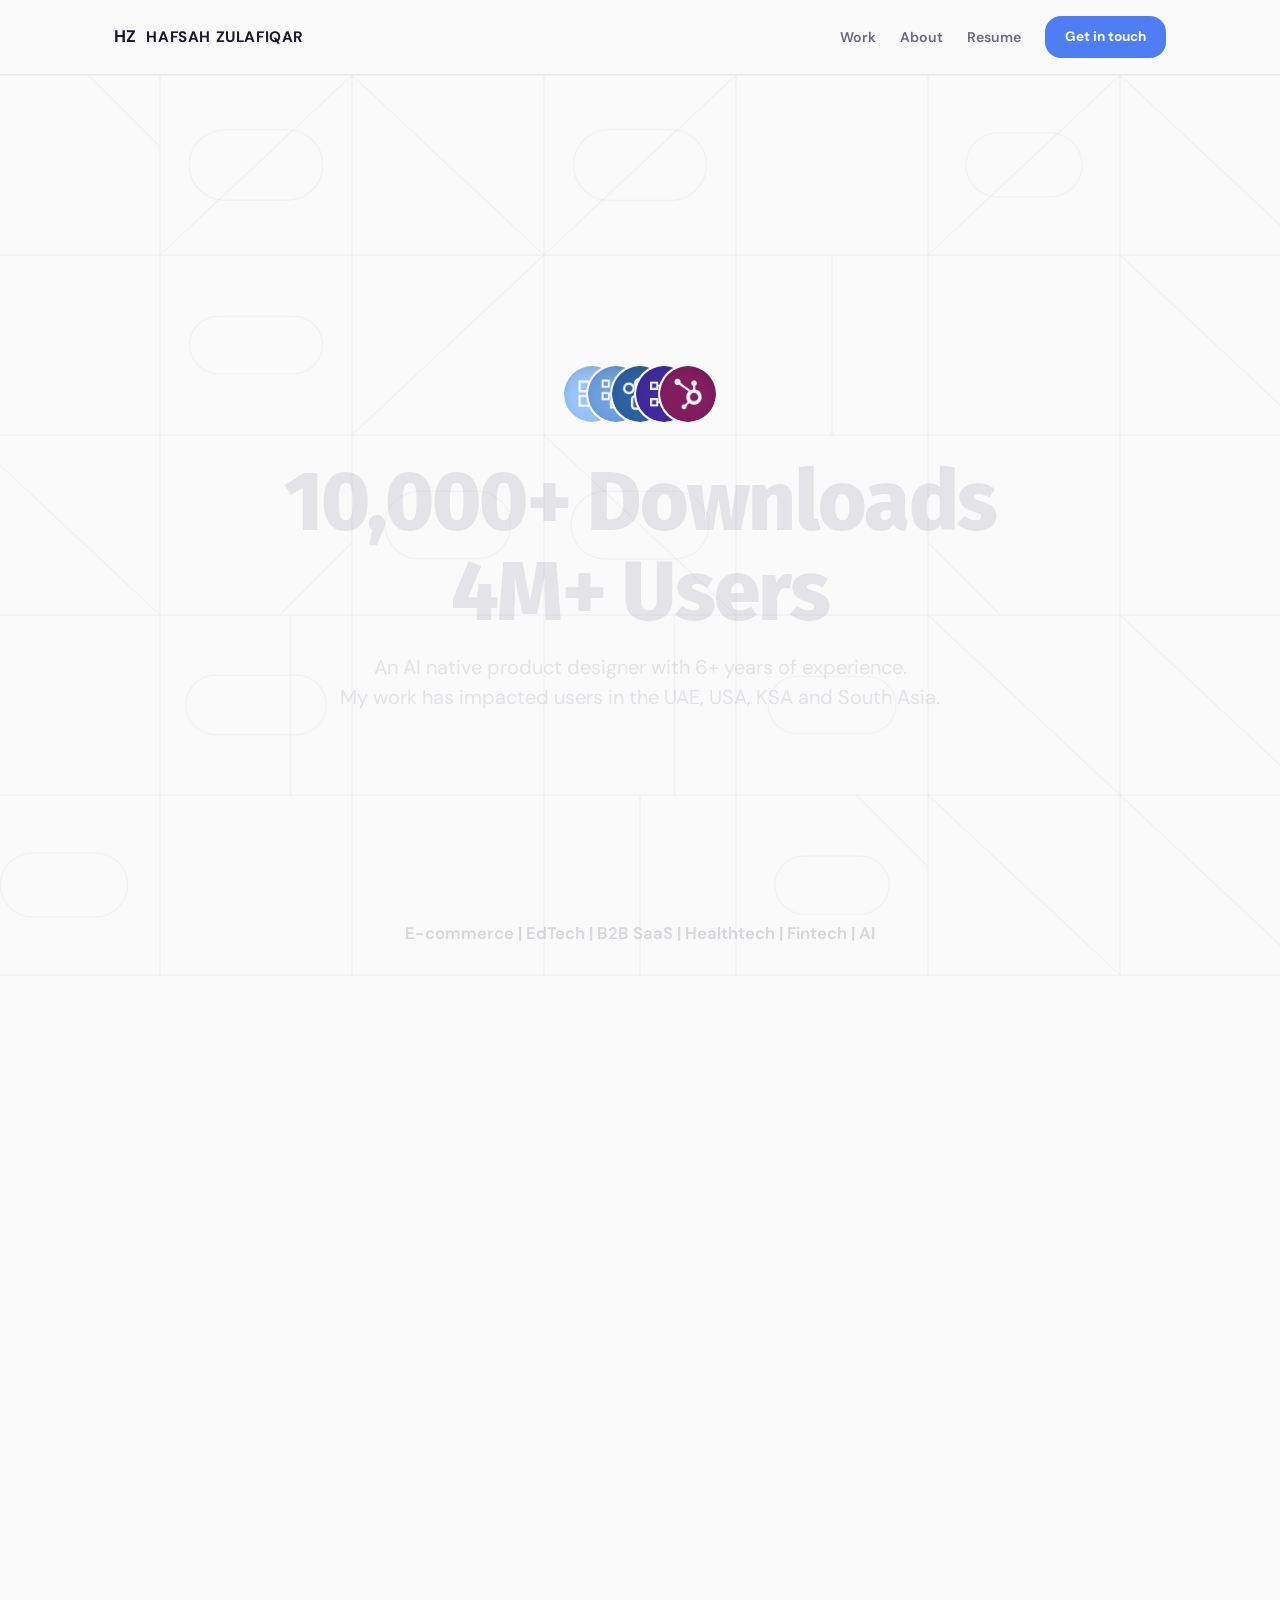
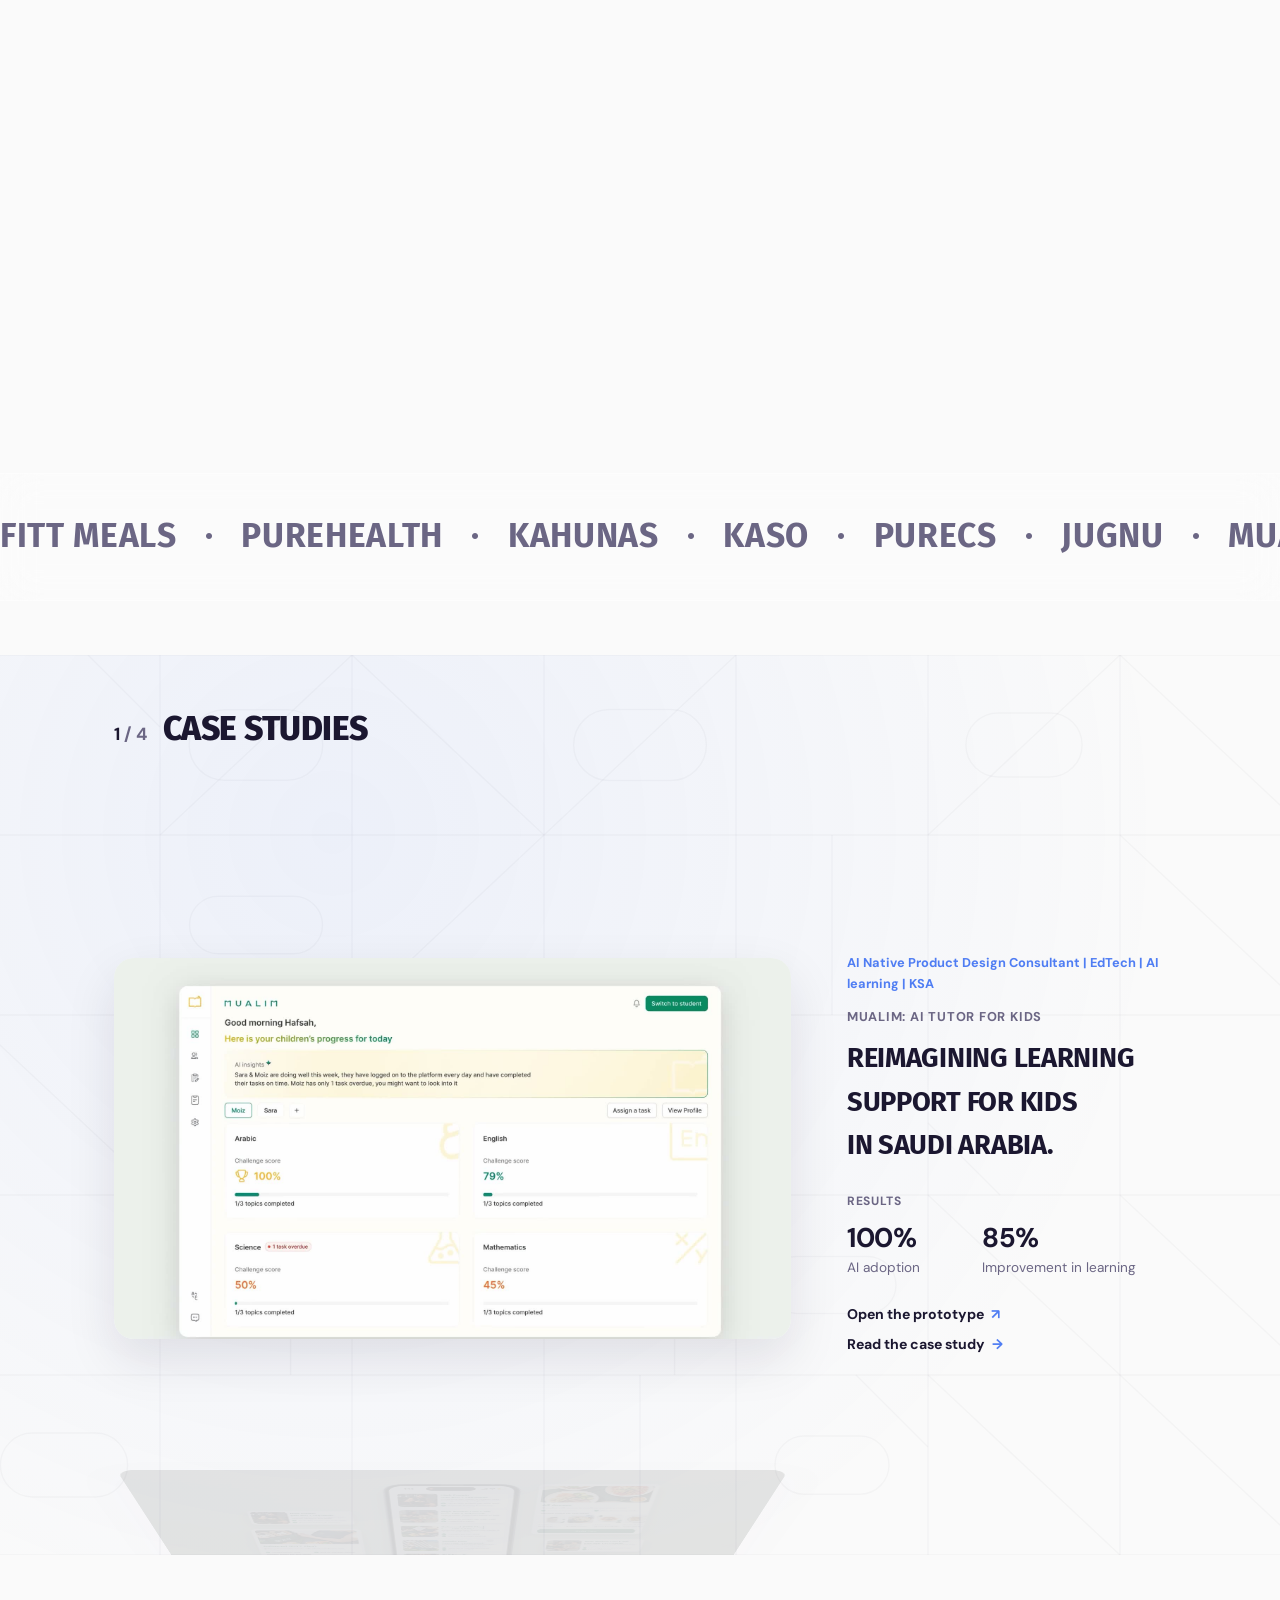
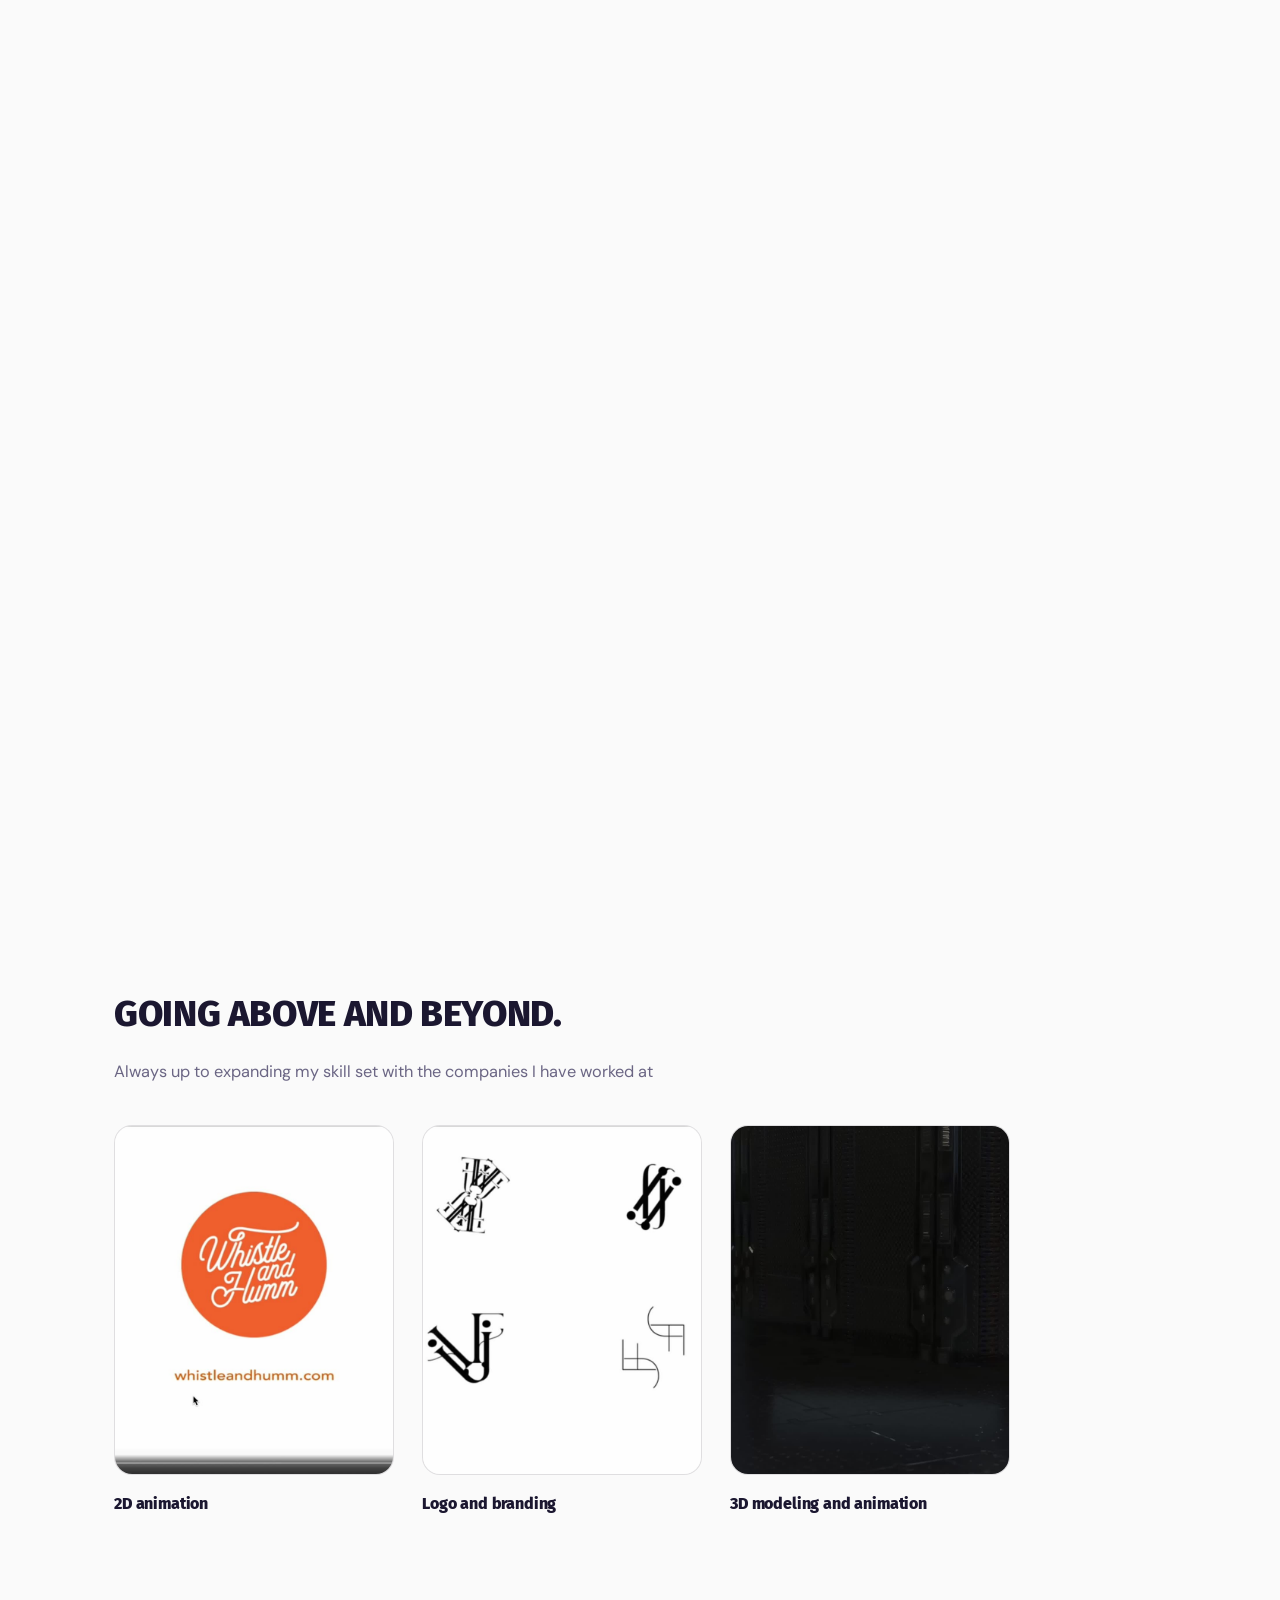
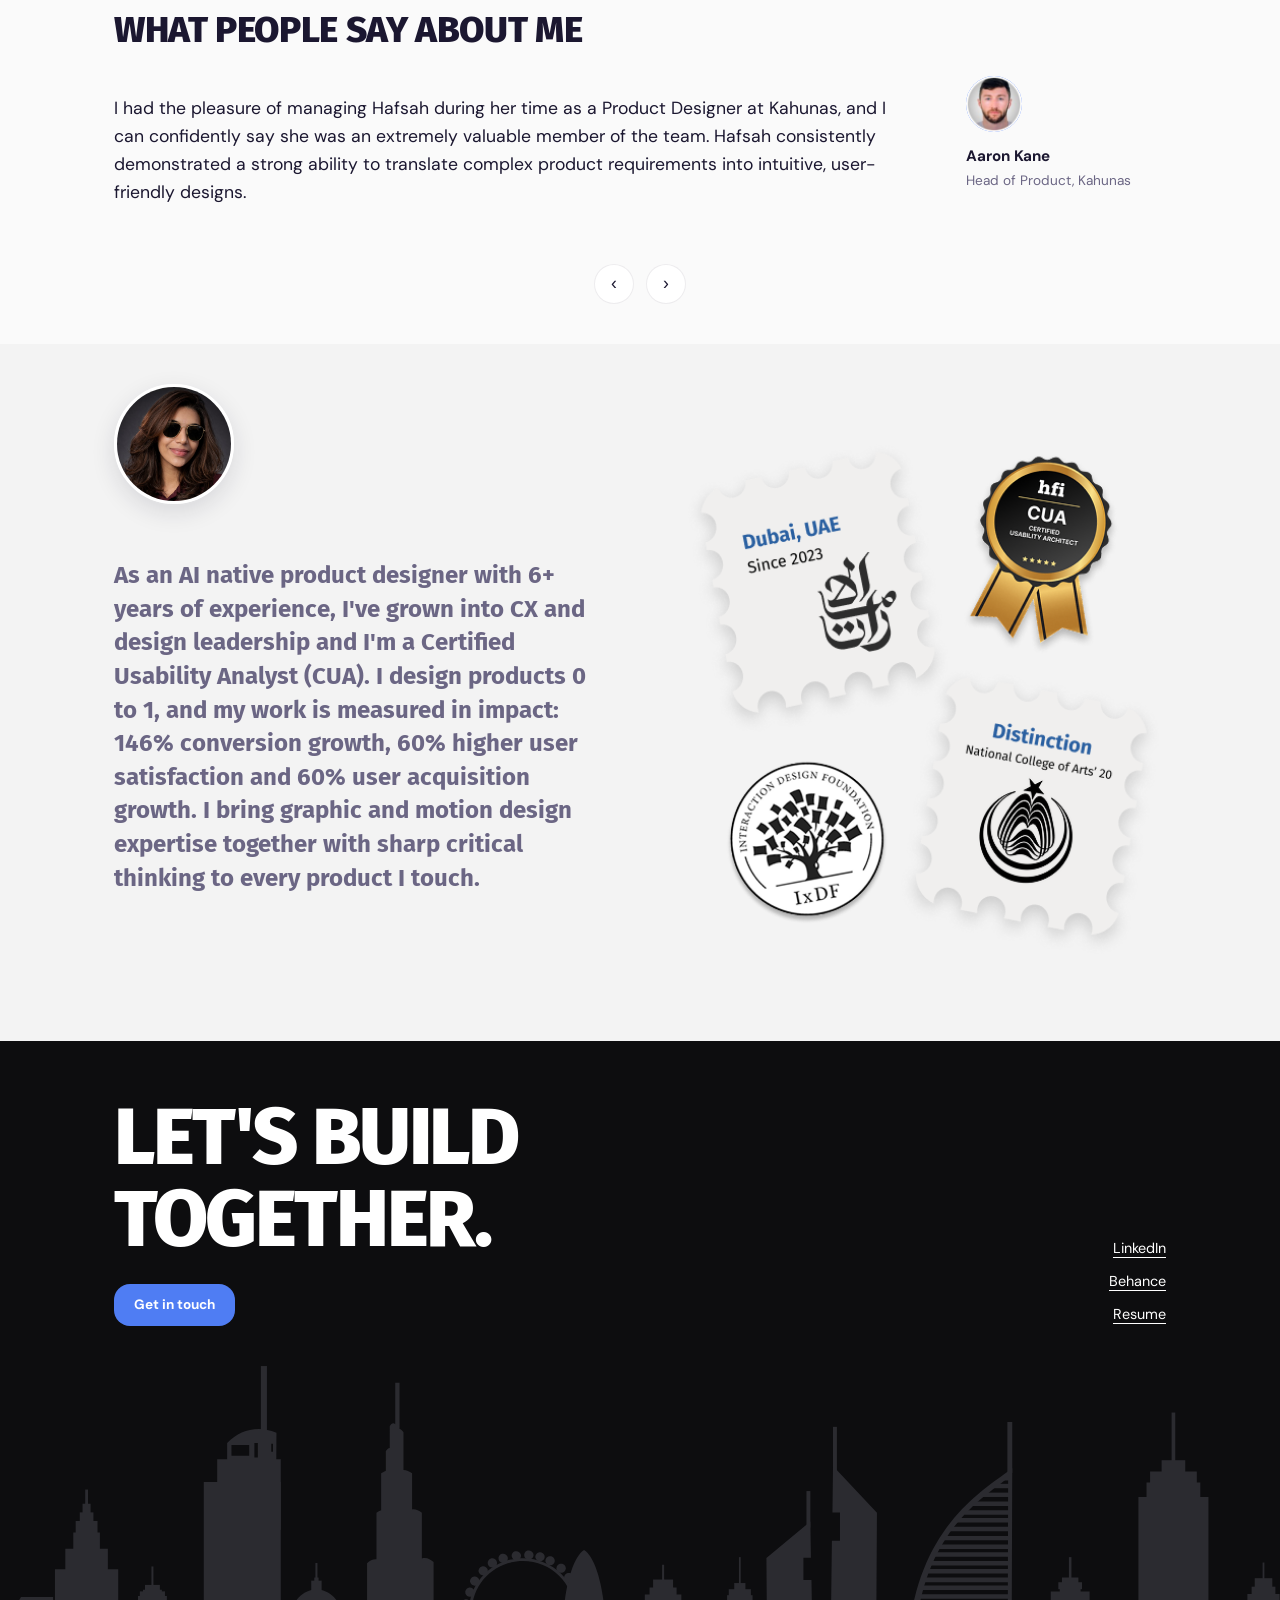
<file: index.html>
<!DOCTYPE html>
<html lang="en">
<head>
<meta charset="UTF-8">
<link rel="icon" type="image/svg+xml" href="assets/favicon.svg">
<meta name="viewport" content="width=device-width, initial-scale=1.0">
<title>Hafsah Zulafiqar | AI Native Product Designer</title>
<meta name="description" content="AI native product designer with 6+ years of experience, based in Dubai, UAE. Case studies from Mualim, FITT Meals, Kahunas and PureCS.">
<!-- Link-preview image (iMessage, WhatsApp, Slack, etc.) — without these tags,
     scrapers pick an arbitrary image from the page instead of the profile
     photo. Must be an absolute URL since it's fetched externally. -->
<meta property="og:type" content="website">
<meta property="og:url" content="https://hafsahportfolio.live/">
<meta property="og:title" content="Hafsah Zulafiqar | AI Native Product Designer">
<meta property="og:description" content="AI native product designer with 6+ years of experience, based in Dubai, UAE. Case studies from Mualim, FITT Meals, Kahunas and PureCS.">
<meta property="og:image" content="https://hafsahportfolio.live/assets/profile/hafsah.png">
<meta name="twitter:card" content="summary_large_image">
<meta name="twitter:title" content="Hafsah Zulafiqar | AI Native Product Designer">
<meta name="twitter:description" content="AI native product designer with 6+ years of experience, based in Dubai, UAE. Case studies from Mualim, FITT Meals, Kahunas and PureCS.">
<meta name="twitter:image" content="https://hafsahportfolio.live/assets/profile/hafsah.png">
<script>document.documentElement.classList.add('js-ready');</script>
<link rel="stylesheet" href="styles.css?v=2026102901">
<link rel="preconnect" href="https://fonts.googleapis.com">
<link rel="preconnect" href="https://fonts.gstatic.com" crossorigin>
<link href="https://fonts.googleapis.com/css2?family=DM+Sans:wght@400;500;700&family=Fira+Sans:wght@400;700;800;900&display=swap" rel="stylesheet">
</head>
<body>

<header class="site-header">
  <div class="nav-capsule">
    <a href="./" class="logo" aria-current="page">
      <span class="logo-avatar" aria-hidden="true">HZ</span>
      <span class="logo-name">Hafsah Zulafiqar</span>
    </a>
    <nav class="nav-links" aria-label="Main">
      <a href="#case-studies">Work</a>
      <a href="about.html">About</a>
      <a href="resume.html">Resume</a>
    </nav>
    <div class="nav-right">
      <a href="mailto:hafsah.zulafiqar@gmail.com" class="nav-cta">Get in touch</a>
    </div>
  </div>
</header>

<main>
  <section class="hero">
    <div class="hero-sticky">
      <!-- Decorative wireframe grid behind everything in the hero. Each
           cell's border (+ any diagonal inside it) brightens to the
           primary color on hover; the rounded pill shapes are static
           decoration, not interactive. Sits outside .wrap so its own
           z-index:1 doesn't put it in front. -->
<svg class="hero-grid" viewBox="0 0 1120 750" preserveAspectRatio="xMidYMid slice" aria-hidden="true">
<g class="hero-grid-cell" data-row="0" data-col="0"><rect class="hit" x="0" y="0" width="160" height="150"/><line class="border" x1="0" y1="0" x2="160" y2="0"/><line class="border" x1="0" y1="0" x2="0" y2="150"/><line class="diag" x1="100.0" y1="0" x2="160" y2="60.0"/></g>
<g class="hero-grid-cell" data-row="0" data-col="1"><rect class="hit" x="160" y="0" width="160" height="150"/><line class="border" x1="160" y1="0" x2="320" y2="0"/><line class="border" x1="160" y1="0" x2="160" y2="150"/><line class="diag" x1="320" y1="0" x2="160" y2="150"/><rect class="pill" x="184.3" y="45.7" width="111.3" height="58.6" rx="29.3"/></g>
<g class="hero-grid-cell" data-row="0" data-col="2"><rect class="hit" x="320" y="0" width="160" height="150"/><line class="border" x1="320" y1="0" x2="480" y2="0"/><line class="border" x1="320" y1="0" x2="320" y2="150"/><line class="diag" x1="320" y1="0" x2="480" y2="150"/></g>
<g class="hero-grid-cell" data-row="0" data-col="3"><rect class="hit" x="480" y="0" width="160" height="150"/><line class="border" x1="480" y1="0" x2="640" y2="0"/><line class="border" x1="480" y1="0" x2="480" y2="150"/><line class="diag" x1="640" y1="0" x2="480" y2="150"/><rect class="pill" x="504.7" y="45.4" width="110.6" height="59.2" rx="29.6"/></g>
<g class="hero-grid-cell" data-row="0" data-col="4"><rect class="hit" x="640" y="0" width="160" height="150"/><line class="border" x1="640" y1="0" x2="800" y2="0"/><line class="border" x1="640" y1="0" x2="640" y2="150"/></g>
<g class="hero-grid-cell" data-row="0" data-col="5"><rect class="hit" x="800" y="0" width="160" height="150"/><line class="border" x1="800" y1="0" x2="960" y2="0"/><line class="border" x1="800" y1="0" x2="800" y2="150"/><line class="diag" x1="960" y1="0" x2="800" y2="150"/><rect class="pill" x="831.6" y="48.3" width="96.8" height="53.3" rx="26.7"/></g>
<g class="hero-grid-cell" data-row="0" data-col="6"><rect class="hit" x="960" y="0" width="160" height="150"/><line class="border" x1="960" y1="0" x2="1120" y2="0"/><line class="border" x1="960" y1="0" x2="960" y2="150"/><line class="diag" x1="960" y1="0" x2="1120" y2="150"/></g>
<g class="hero-grid-cell" data-row="1" data-col="0"><rect class="hit" x="0" y="150" width="160" height="150"/><line class="border" x1="0" y1="150" x2="160" y2="150"/><line class="border" x1="0" y1="150" x2="0" y2="300"/></g>
<g class="hero-grid-cell" data-row="1" data-col="1"><rect class="hit" x="160" y="150" width="160" height="150"/><line class="border" x1="160" y1="150" x2="320" y2="150"/><line class="border" x1="160" y1="150" x2="160" y2="300"/><rect class="pill" x="184.6" y="201.1" width="110.8" height="47.8" rx="23.9"/></g>
<g class="hero-grid-cell" data-row="1" data-col="2"><rect class="hit" x="320" y="150" width="160" height="150"/><line class="border" x1="320" y1="150" x2="480" y2="150"/><line class="border" x1="320" y1="150" x2="320" y2="300"/><line class="diag" x1="480" y1="150" x2="320" y2="300"/></g>
<g class="hero-grid-cell" data-row="1" data-col="3"><rect class="hit" x="480" y="150" width="160" height="150"/><line class="border" x1="480" y1="150" x2="640" y2="150"/><line class="border" x1="480" y1="150" x2="480" y2="300"/></g>
<g class="hero-grid-cell" data-row="1" data-col="4"><rect class="hit" x="640" y="150" width="160" height="150"/><line class="border" x1="640" y1="150" x2="800" y2="150"/><line class="border" x1="640" y1="150" x2="640" y2="300"/><line class="diag" x1="720.0" y1="150" x2="720.0" y2="300"/></g>
<g class="hero-grid-cell" data-row="1" data-col="5"><rect class="hit" x="800" y="150" width="160" height="150"/><line class="border" x1="800" y1="150" x2="960" y2="150"/><line class="border" x1="800" y1="150" x2="800" y2="300"/></g>
<g class="hero-grid-cell" data-row="1" data-col="6"><rect class="hit" x="960" y="150" width="160" height="150"/><line class="border" x1="960" y1="150" x2="1120" y2="150"/><line class="border" x1="960" y1="150" x2="960" y2="300"/><line class="diag" x1="960" y1="150" x2="1120" y2="300"/></g>
<g class="hero-grid-cell" data-row="2" data-col="0"><rect class="hit" x="0" y="300" width="160" height="150"/><line class="border" x1="0" y1="300" x2="160" y2="300"/><line class="border" x1="0" y1="300" x2="0" y2="450"/><line class="diag" x1="0" y1="300" x2="160" y2="450"/></g>
<g class="hero-grid-cell" data-row="2" data-col="1"><rect class="hit" x="160" y="300" width="160" height="150"/><line class="border" x1="160" y1="300" x2="320" y2="300"/><line class="border" x1="160" y1="300" x2="160" y2="450"/><line class="diag" x1="260.0" y1="450" x2="320" y2="390.0"/></g>
<g class="hero-grid-cell" data-row="2" data-col="2"><rect class="hit" x="320" y="300" width="160" height="150"/><line class="border" x1="320" y1="300" x2="480" y2="300"/><line class="border" x1="320" y1="300" x2="320" y2="450"/><rect class="pill" x="347.6" y="346.8" width="104.7" height="56.4" rx="28.2"/></g>
<g class="hero-grid-cell" data-row="2" data-col="3"><rect class="hit" x="480" y="300" width="160" height="150"/><line class="border" x1="480" y1="300" x2="640" y2="300"/><line class="border" x1="480" y1="300" x2="480" y2="450"/><line class="diag" x1="480" y1="300" x2="640" y2="450"/><rect class="pill" x="502.6" y="346.8" width="114.7" height="56.5" rx="28.2"/></g>
<g class="hero-grid-cell" data-row="2" data-col="4"><rect class="hit" x="640" y="300" width="160" height="150"/><line class="border" x1="640" y1="300" x2="800" y2="300"/><line class="border" x1="640" y1="300" x2="640" y2="450"/></g>
<g class="hero-grid-cell" data-row="2" data-col="5"><rect class="hit" x="800" y="300" width="160" height="150"/><line class="border" x1="800" y1="300" x2="960" y2="300"/><line class="border" x1="800" y1="300" x2="800" y2="450"/><line class="diag" x1="800" y1="390.0" x2="860.0" y2="450"/></g>
<g class="hero-grid-cell" data-row="2" data-col="6"><rect class="hit" x="960" y="300" width="160" height="150"/><line class="border" x1="960" y1="300" x2="1120" y2="300"/><line class="border" x1="960" y1="300" x2="960" y2="450"/></g>
<g class="hero-grid-cell" data-row="3" data-col="0"><rect class="hit" x="0" y="450" width="160" height="150"/><line class="border" x1="0" y1="450" x2="160" y2="450"/><line class="border" x1="0" y1="450" x2="0" y2="600"/></g>
<g class="hero-grid-cell" data-row="3" data-col="1"><rect class="hit" x="160" y="450" width="160" height="150"/><line class="border" x1="160" y1="450" x2="320" y2="450"/><line class="border" x1="160" y1="450" x2="160" y2="600"/><line class="diag" x1="268.8" y1="450" x2="268.8" y2="600"/><rect class="pill" x="181.4" y="500.2" width="117.2" height="49.6" rx="24.8"/></g>
<g class="hero-grid-cell" data-row="3" data-col="2"><rect class="hit" x="320" y="450" width="160" height="150"/><line class="border" x1="320" y1="450" x2="480" y2="450"/><line class="border" x1="320" y1="450" x2="320" y2="600"/></g>
<g class="hero-grid-cell" data-row="3" data-col="3"><rect class="hit" x="480" y="450" width="160" height="150"/><line class="border" x1="480" y1="450" x2="640" y2="450"/><line class="border" x1="480" y1="450" x2="480" y2="600"/><line class="diag" x1="588.8" y1="450" x2="588.8" y2="600"/></g>
<g class="hero-grid-cell" data-row="3" data-col="4"><rect class="hit" x="640" y="450" width="160" height="150"/><line class="border" x1="640" y1="450" x2="800" y2="450"/><line class="border" x1="640" y1="450" x2="640" y2="600"/><rect class="pill" x="666.8" y="501.2" width="106.5" height="47.5" rx="23.8"/></g>
<g class="hero-grid-cell" data-row="3" data-col="5"><rect class="hit" x="800" y="450" width="160" height="150"/><line class="border" x1="800" y1="450" x2="960" y2="450"/><line class="border" x1="800" y1="450" x2="800" y2="600"/><line class="diag" x1="800" y1="450" x2="960" y2="600"/></g>
<g class="hero-grid-cell" data-row="3" data-col="6"><rect class="hit" x="960" y="450" width="160" height="150"/><line class="border" x1="960" y1="450" x2="1120" y2="450"/><line class="border" x1="960" y1="450" x2="960" y2="600"/><line class="diag" x1="960" y1="450" x2="1120" y2="600"/></g>
<g class="hero-grid-cell" data-row="4" data-col="0"><rect class="hit" x="0" y="600" width="160" height="150"/><line class="border" x1="0" y1="600" x2="160" y2="600"/><line class="border" x1="0" y1="600" x2="0" y2="750"/><rect class="pill" x="27.0" y="648.4" width="106.0" height="53.2" rx="26.6"/></g>
<g class="hero-grid-cell" data-row="4" data-col="1"><rect class="hit" x="160" y="600" width="160" height="150"/><line class="border" x1="160" y1="600" x2="320" y2="600"/><line class="border" x1="160" y1="600" x2="160" y2="750"/></g>
<g class="hero-grid-cell" data-row="4" data-col="2"><rect class="hit" x="320" y="600" width="160" height="150"/><line class="border" x1="320" y1="600" x2="480" y2="600"/><line class="border" x1="320" y1="600" x2="320" y2="750"/></g>
<g class="hero-grid-cell" data-row="4" data-col="3"><rect class="hit" x="480" y="600" width="160" height="150"/><line class="border" x1="480" y1="600" x2="640" y2="600"/><line class="border" x1="480" y1="600" x2="480" y2="750"/><line class="diag" x1="560.0" y1="600" x2="560.0" y2="750"/></g>
<g class="hero-grid-cell" data-row="4" data-col="4"><rect class="hit" x="640" y="600" width="160" height="150"/><line class="border" x1="640" y1="600" x2="800" y2="600"/><line class="border" x1="640" y1="600" x2="640" y2="750"/><line class="diag" x1="740.0" y1="600" x2="800" y2="660.0"/><rect class="pill" x="672.5" y="650.8" width="95.0" height="48.5" rx="24.2"/></g>
<g class="hero-grid-cell" data-row="4" data-col="5"><rect class="hit" x="800" y="600" width="160" height="150"/><line class="border" x1="800" y1="600" x2="960" y2="600"/><line class="border" x1="800" y1="600" x2="800" y2="750"/><line class="diag" x1="800" y1="600" x2="960" y2="750"/></g>
<g class="hero-grid-cell" data-row="4" data-col="6"><rect class="hit" x="960" y="600" width="160" height="150"/><line class="border" x1="960" y1="600" x2="1120" y2="600"/><line class="border" x1="960" y1="600" x2="960" y2="750"/><line class="diag" x1="960" y1="600" x2="1120" y2="750"/></g>
<line class="border" x1="1120" y1="0" x2="1120" y2="750"/>
<line class="border" x1="0" y1="750" x2="1120" y2="750"/>
</svg>
      <div class="wrap hero-inner">
        <!-- Card stack hidden for now (display:none in CSS) in favor of the
             original icon row below — markup stays so bringing it back is a
             one-line flip. -->
        <div class="hero-stack">
          <!-- Cards paint first, badges last, so the badges sit in FRONT of
               the stack (z-index below reinforces this regardless of DOM
               order) — they fade in on scroll rather than being covered.
               Badges are hidden for now (display:none in CSS); the markup
               stays so bringing them back is a one-line flip. -->
          <div class="hero-card hero-card-4" style="background-image:url('assets/kahunas/hero.png')" aria-hidden="true"></div>
          <div class="hero-card hero-card-3" style="background-image:url('assets/purecs/hero.png')" aria-hidden="true"></div>
          <div class="hero-card hero-card-2" style="background-image:url('assets/mualim/hero.png')" aria-hidden="true"></div>
          <div class="hero-card hero-card-1" style="background-image:url('assets/fitt-meals/hero.png')" aria-hidden="true"></div>

          <span class="hero-badge hero-badge-1" style="background-image:url('assets/icons/product-design.png')" aria-hidden="true"></span>
          <span class="hero-badge hero-badge-2" style="background-image:url('assets/icons/research.png')" aria-hidden="true"></span>
          <span class="hero-badge hero-badge-3" style="background-image:url('assets/icons/growth.png')" aria-hidden="true"></span>
          <span class="hero-badge hero-badge-4" style="background-image:url('assets/icons/prototype.png')" aria-hidden="true"></span>
          <span class="hero-badge hero-badge-5" style="background-image:url('assets/icons/crm.png')" aria-hidden="true"></span>
        </div>

        <!-- The original overlapping icon row is back, now driven by the
             hero's own --stage1 (already written by script.js's pinned-hero
             IIFE) instead of its old standalone scroll listener — so it
             expands in step with "one scroll" the same way the card fan
             used to, no new JS needed. Defaults to --stage1:1 (fully spread)
             on mobile/reduced-motion/no-JS, matching every other stage1
             consumer in this hero. -->
        <div class="hero-circles">
          <span class="hero-circle" tabindex="0" data-label="Product Design" aria-label="Product Design" style="--cx:-48px; --cy:0px; --lx:-132px;"></span>
          <span class="hero-circle" tabindex="0" data-label="Growth Strategy" aria-label="Growth Strategy" style="--cx:-24px; --cy:0px; --lx:-66px;"></span>
          <span class="hero-circle" tabindex="0" data-label="UX Research" aria-label="UX Research" style="--cx:0px; --cy:0px; --lx:0px;"></span>
          <span class="hero-circle" tabindex="0" data-label="Prototyping" aria-label="Prototyping" style="--cx:24px; --cy:0px; --lx:66px;"></span>
          <span class="hero-circle" tabindex="0" data-label="CRM &amp; Lifecycle" aria-label="CRM &amp; Lifecycle" style="--cx:48px; --cy:0px; --lx:132px;"></span>
        </div>

        <!-- "Product Designer" is gone — the tagline itself now carries the
             H1 treatment, and comes into focus one line at a time: line 1
             with --stage1 (alongside the cards fanning out), line 2 with
             --stage2, same as the heading/tagline pair did before. Each
             line is forced onto its own row (rather than left to wrap)
             specifically so "one line at a time" is a real, fixed split,
             not whatever the browser's line-wrapping happens to do at a
             given width. -->
        <h1 class="tagline hero-tagline">
          <span class="hero-tagline-line hero-tagline-line-1">10,000+ Downloads</span>
          <span class="hero-tagline-line hero-tagline-line-2">4M+ Users</span>
        </h1>
        <p class="hero-subline">An AI native product designer with 6+ years of experience.<br>My work has impacted users in the UAE, USA, KSA and South Asia.</p>
      </div>
      <p class="hero-tags">E-commerce | EdTech | B2B SaaS | Healthtech | Fintech | AI</p>
    </div>
  </section>

  <section class="marquee" id="experience" aria-label="Companies I've worked with">
    <div class="marquee-track" aria-hidden="true">
      <span>FITT Meals</span><span>·</span><span>PureHealth</span><span>·</span><span>Kahunas</span><span>·</span><span>Kaso</span><span>·</span><span>PureCS</span><span>·</span><span>Jugnu</span><span>·</span><span>Mualim</span><span>·</span><span>Happa Studios</span><span>·</span>
      <span>FITT Meals</span><span>·</span><span>PureHealth</span><span>·</span><span>Kahunas</span><span>·</span><span>Kaso</span><span>·</span><span>PureCS</span><span>·</span><span>Jugnu</span><span>·</span><span>Mualim</span><span>·</span><span>Happa Studios</span><span>·</span>
    </div>
  </section>

  <section class="case-studies" id="case-studies" aria-label="Case studies">
    <div class="case-studies-sticky">
      <!-- Wireframe grid, extended down from the hero as a continuous
           decorative background behind the case-studies deck too. Same
           markup/hover-glow mechanic as .hero-grid, reduced opacity via
           .case-studies-grid so it reads as background, not foreground. -->
<svg class="hero-grid case-studies-grid" viewBox="0 0 1120 750" preserveAspectRatio="xMidYMid slice" aria-hidden="true">
<g class="hero-grid-cell" data-row="0" data-col="0"><rect class="hit" x="0" y="0" width="160" height="150"/><line class="border" x1="0" y1="0" x2="160" y2="0"/><line class="border" x1="0" y1="0" x2="0" y2="150"/><line class="diag" x1="100.0" y1="0" x2="160" y2="60.0"/></g>
<g class="hero-grid-cell" data-row="0" data-col="1"><rect class="hit" x="160" y="0" width="160" height="150"/><line class="border" x1="160" y1="0" x2="320" y2="0"/><line class="border" x1="160" y1="0" x2="160" y2="150"/><line class="diag" x1="320" y1="0" x2="160" y2="150"/><rect class="pill" x="184.3" y="45.7" width="111.3" height="58.6" rx="29.3"/></g>
<g class="hero-grid-cell" data-row="0" data-col="2"><rect class="hit" x="320" y="0" width="160" height="150"/><line class="border" x1="320" y1="0" x2="480" y2="0"/><line class="border" x1="320" y1="0" x2="320" y2="150"/><line class="diag" x1="320" y1="0" x2="480" y2="150"/></g>
<g class="hero-grid-cell" data-row="0" data-col="3"><rect class="hit" x="480" y="0" width="160" height="150"/><line class="border" x1="480" y1="0" x2="640" y2="0"/><line class="border" x1="480" y1="0" x2="480" y2="150"/><line class="diag" x1="640" y1="0" x2="480" y2="150"/><rect class="pill" x="504.7" y="45.4" width="110.6" height="59.2" rx="29.6"/></g>
<g class="hero-grid-cell" data-row="0" data-col="4"><rect class="hit" x="640" y="0" width="160" height="150"/><line class="border" x1="640" y1="0" x2="800" y2="0"/><line class="border" x1="640" y1="0" x2="640" y2="150"/></g>
<g class="hero-grid-cell" data-row="0" data-col="5"><rect class="hit" x="800" y="0" width="160" height="150"/><line class="border" x1="800" y1="0" x2="960" y2="0"/><line class="border" x1="800" y1="0" x2="800" y2="150"/><line class="diag" x1="960" y1="0" x2="800" y2="150"/><rect class="pill" x="831.6" y="48.3" width="96.8" height="53.3" rx="26.7"/></g>
<g class="hero-grid-cell" data-row="0" data-col="6"><rect class="hit" x="960" y="0" width="160" height="150"/><line class="border" x1="960" y1="0" x2="1120" y2="0"/><line class="border" x1="960" y1="0" x2="960" y2="150"/><line class="diag" x1="960" y1="0" x2="1120" y2="150"/></g>
<g class="hero-grid-cell" data-row="1" data-col="0"><rect class="hit" x="0" y="150" width="160" height="150"/><line class="border" x1="0" y1="150" x2="160" y2="150"/><line class="border" x1="0" y1="150" x2="0" y2="300"/></g>
<g class="hero-grid-cell" data-row="1" data-col="1"><rect class="hit" x="160" y="150" width="160" height="150"/><line class="border" x1="160" y1="150" x2="320" y2="150"/><line class="border" x1="160" y1="150" x2="160" y2="300"/><rect class="pill" x="184.6" y="201.1" width="110.8" height="47.8" rx="23.9"/></g>
<g class="hero-grid-cell" data-row="1" data-col="2"><rect class="hit" x="320" y="150" width="160" height="150"/><line class="border" x1="320" y1="150" x2="480" y2="150"/><line class="border" x1="320" y1="150" x2="320" y2="300"/><line class="diag" x1="480" y1="150" x2="320" y2="300"/></g>
<g class="hero-grid-cell" data-row="1" data-col="3"><rect class="hit" x="480" y="150" width="160" height="150"/><line class="border" x1="480" y1="150" x2="640" y2="150"/><line class="border" x1="480" y1="150" x2="480" y2="300"/></g>
<g class="hero-grid-cell" data-row="1" data-col="4"><rect class="hit" x="640" y="150" width="160" height="150"/><line class="border" x1="640" y1="150" x2="800" y2="150"/><line class="border" x1="640" y1="150" x2="640" y2="300"/><line class="diag" x1="720.0" y1="150" x2="720.0" y2="300"/></g>
<g class="hero-grid-cell" data-row="1" data-col="5"><rect class="hit" x="800" y="150" width="160" height="150"/><line class="border" x1="800" y1="150" x2="960" y2="150"/><line class="border" x1="800" y1="150" x2="800" y2="300"/></g>
<g class="hero-grid-cell" data-row="1" data-col="6"><rect class="hit" x="960" y="150" width="160" height="150"/><line class="border" x1="960" y1="150" x2="1120" y2="150"/><line class="border" x1="960" y1="150" x2="960" y2="300"/><line class="diag" x1="960" y1="150" x2="1120" y2="300"/></g>
<g class="hero-grid-cell" data-row="2" data-col="0"><rect class="hit" x="0" y="300" width="160" height="150"/><line class="border" x1="0" y1="300" x2="160" y2="300"/><line class="border" x1="0" y1="300" x2="0" y2="450"/><line class="diag" x1="0" y1="300" x2="160" y2="450"/></g>
<g class="hero-grid-cell" data-row="2" data-col="1"><rect class="hit" x="160" y="300" width="160" height="150"/><line class="border" x1="160" y1="300" x2="320" y2="300"/><line class="border" x1="160" y1="300" x2="160" y2="450"/><line class="diag" x1="260.0" y1="450" x2="320" y2="390.0"/></g>
<g class="hero-grid-cell" data-row="2" data-col="2"><rect class="hit" x="320" y="300" width="160" height="150"/><line class="border" x1="320" y1="300" x2="480" y2="300"/><line class="border" x1="320" y1="300" x2="320" y2="450"/><rect class="pill" x="347.6" y="346.8" width="104.7" height="56.4" rx="28.2"/></g>
<g class="hero-grid-cell" data-row="2" data-col="3"><rect class="hit" x="480" y="300" width="160" height="150"/><line class="border" x1="480" y1="300" x2="640" y2="300"/><line class="border" x1="480" y1="300" x2="480" y2="450"/><line class="diag" x1="480" y1="300" x2="640" y2="450"/><rect class="pill" x="502.6" y="346.8" width="114.7" height="56.5" rx="28.2"/></g>
<g class="hero-grid-cell" data-row="2" data-col="4"><rect class="hit" x="640" y="300" width="160" height="150"/><line class="border" x1="640" y1="300" x2="800" y2="300"/><line class="border" x1="640" y1="300" x2="640" y2="450"/></g>
<g class="hero-grid-cell" data-row="2" data-col="5"><rect class="hit" x="800" y="300" width="160" height="150"/><line class="border" x1="800" y1="300" x2="960" y2="300"/><line class="border" x1="800" y1="300" x2="800" y2="450"/><line class="diag" x1="800" y1="390.0" x2="860.0" y2="450"/></g>
<g class="hero-grid-cell" data-row="2" data-col="6"><rect class="hit" x="960" y="300" width="160" height="150"/><line class="border" x1="960" y1="300" x2="1120" y2="300"/><line class="border" x1="960" y1="300" x2="960" y2="450"/></g>
<g class="hero-grid-cell" data-row="3" data-col="0"><rect class="hit" x="0" y="450" width="160" height="150"/><line class="border" x1="0" y1="450" x2="160" y2="450"/><line class="border" x1="0" y1="450" x2="0" y2="600"/></g>
<g class="hero-grid-cell" data-row="3" data-col="1"><rect class="hit" x="160" y="450" width="160" height="150"/><line class="border" x1="160" y1="450" x2="320" y2="450"/><line class="border" x1="160" y1="450" x2="160" y2="600"/><line class="diag" x1="268.8" y1="450" x2="268.8" y2="600"/><rect class="pill" x="181.4" y="500.2" width="117.2" height="49.6" rx="24.8"/></g>
<g class="hero-grid-cell" data-row="3" data-col="2"><rect class="hit" x="320" y="450" width="160" height="150"/><line class="border" x1="320" y1="450" x2="480" y2="450"/><line class="border" x1="320" y1="450" x2="320" y2="600"/></g>
<g class="hero-grid-cell" data-row="3" data-col="3"><rect class="hit" x="480" y="450" width="160" height="150"/><line class="border" x1="480" y1="450" x2="640" y2="450"/><line class="border" x1="480" y1="450" x2="480" y2="600"/><line class="diag" x1="588.8" y1="450" x2="588.8" y2="600"/></g>
<g class="hero-grid-cell" data-row="3" data-col="4"><rect class="hit" x="640" y="450" width="160" height="150"/><line class="border" x1="640" y1="450" x2="800" y2="450"/><line class="border" x1="640" y1="450" x2="640" y2="600"/><rect class="pill" x="666.8" y="501.2" width="106.5" height="47.5" rx="23.8"/></g>
<g class="hero-grid-cell" data-row="3" data-col="5"><rect class="hit" x="800" y="450" width="160" height="150"/><line class="border" x1="800" y1="450" x2="960" y2="450"/><line class="border" x1="800" y1="450" x2="800" y2="600"/><line class="diag" x1="800" y1="450" x2="960" y2="600"/></g>
<g class="hero-grid-cell" data-row="3" data-col="6"><rect class="hit" x="960" y="450" width="160" height="150"/><line class="border" x1="960" y1="450" x2="1120" y2="450"/><line class="border" x1="960" y1="450" x2="960" y2="600"/><line class="diag" x1="960" y1="450" x2="1120" y2="600"/></g>
<g class="hero-grid-cell" data-row="4" data-col="0"><rect class="hit" x="0" y="600" width="160" height="150"/><line class="border" x1="0" y1="600" x2="160" y2="600"/><line class="border" x1="0" y1="600" x2="0" y2="750"/><rect class="pill" x="27.0" y="648.4" width="106.0" height="53.2" rx="26.6"/></g>
<g class="hero-grid-cell" data-row="4" data-col="1"><rect class="hit" x="160" y="600" width="160" height="150"/><line class="border" x1="160" y1="600" x2="320" y2="600"/><line class="border" x1="160" y1="600" x2="160" y2="750"/></g>
<g class="hero-grid-cell" data-row="4" data-col="2"><rect class="hit" x="320" y="600" width="160" height="150"/><line class="border" x1="320" y1="600" x2="480" y2="600"/><line class="border" x1="320" y1="600" x2="320" y2="750"/></g>
<g class="hero-grid-cell" data-row="4" data-col="3"><rect class="hit" x="480" y="600" width="160" height="150"/><line class="border" x1="480" y1="600" x2="640" y2="600"/><line class="border" x1="480" y1="600" x2="480" y2="750"/><line class="diag" x1="560.0" y1="600" x2="560.0" y2="750"/></g>
<g class="hero-grid-cell" data-row="4" data-col="4"><rect class="hit" x="640" y="600" width="160" height="150"/><line class="border" x1="640" y1="600" x2="800" y2="600"/><line class="border" x1="640" y1="600" x2="640" y2="750"/><line class="diag" x1="740.0" y1="600" x2="800" y2="660.0"/><rect class="pill" x="672.5" y="650.8" width="95.0" height="48.5" rx="24.2"/></g>
<g class="hero-grid-cell" data-row="4" data-col="5"><rect class="hit" x="800" y="600" width="160" height="150"/><line class="border" x1="800" y1="600" x2="960" y2="600"/><line class="border" x1="800" y1="600" x2="800" y2="750"/><line class="diag" x1="800" y1="600" x2="960" y2="750"/></g>
<g class="hero-grid-cell" data-row="4" data-col="6"><rect class="hit" x="960" y="600" width="160" height="150"/><line class="border" x1="960" y1="600" x2="1120" y2="600"/><line class="border" x1="960" y1="600" x2="960" y2="750"/><line class="diag" x1="960" y1="600" x2="1120" y2="750"/></g>
<line class="border" x1="1120" y1="0" x2="1120" y2="750"/>
<line class="border" x1="0" y1="750" x2="1120" y2="750"/>
</svg>
      <!-- Slow parallax drift tied to slide progress (script.js) — purely
           decorative, sits behind the panel. -->
      <div class="case-studies-bg" aria-hidden="true"></div>
      <div class="wrap case-studies-panel">
        <div class="case-studies-head">
          <p class="case-studies-counter"><span class="cs-current">1</span> / <span class="cs-total">4</span></p>
          <h2 class="case-studies-heading">Case studies</h2>
        </div>
        <div class="case-studies-stack">
          <article class="case-studies-card active">
            <div class="case-studies-media" aria-hidden="true"><video class="case-video-fill" src="assets/mualim/intro.mp4" poster="assets/mualim/intro-poster.jpg" muted loop playsinline preload="none"></video></div>
            <div class="case-studies-info">
              <p class="case-studies-tags">AI Native Product Design Consultant | EdTech | AI learning | KSA</p>
              <p class="case-studies-kicker">Mualim: AI Tutor for Kids</p>
              <h3 class="case-studies-title">Reimagining learning support for kids in Saudi Arabia.</h3>
              <div class="case-studies-results">
                <p class="case-studies-results-label">Results</p>
                <div class="case-studies-results-grid">
                  <div class="case-studies-result"><span class="case-studies-stat">100%</span><span class="case-studies-stat-label">AI adoption</span></div>
                  <div class="case-studies-result"><span class="case-studies-stat">85%</span><span class="case-studies-stat-label">Improvement in learning</span></div>
                </div>
              </div>
              <div class="case-studies-actions">
                <!-- The stretched link (whole card + video) opens the prototype; the case study link sits above it. -->
                <a href="https://www.figma.com/proto/63GgGmTnC2FpwVhv5Ht9sK/Mualim-Product-Design?node-id=37717-26851&amp;viewport=-1277%2C-173%2C0.16&amp;t=lndNsOjqrl3Pewzv-1&amp;scaling=min-zoom&amp;content-scaling=fixed&amp;starting-point-node-id=37717%3A26851&amp;page-id=154%3A7830" class="project-link" target="_blank" rel="noopener noreferrer">Open the prototype <span class="arrow">↗</span></a>
                <a href="work/ai-tutor-ksa.html" class="project-link-plain">Read the case study <span class="arrow">→</span></a>
              </div>
            </div>
          </article>
          <article class="case-studies-card">
            <div class="case-studies-media" aria-hidden="true"><video class="case-video-fill" src="assets/fitt-meals/intro.mp4" poster="assets/fitt-meals/intro-poster.jpg" muted loop playsinline preload="none"></video></div>
            <div class="case-studies-info">
              <p class="case-studies-tags">CX and Design Manager | DTC | E-commerce | UAE | Web and mobile</p>
              <p class="case-studies-kicker">FITT Meals: Subscription Journey</p>
              <h3 class="case-studies-title">Revamping the user journey of subscribing to a meal plan.</h3>
              <div class="case-studies-results">
                <p class="case-studies-results-label">Results</p>
                <div class="case-studies-results-grid">
                  <div class="case-studies-result"><span class="case-studies-stat">146%+</span><span class="case-studies-stat-label">Conversion</span></div>
                  <div class="case-studies-result"><span class="case-studies-stat">30%</span><span class="case-studies-stat-label">Growth in YoY revenue</span></div>
                  <div class="case-studies-result"><span class="case-studies-stat">28% &rarr; 7%</span><span class="case-studies-stat-label">Bounce rate after launch</span></div>
                </div>
              </div>
              <a href="work/fitt-subscription-journey.html" class="project-link">Read the case study <span class="arrow">→</span></a>
            </div>
          </article>
          <article class="case-studies-card">
            <div class="case-studies-media thumb-kahunas-hero" aria-hidden="true"></div>
            <div class="case-studies-info">
              <p class="case-studies-tags">Product Designer | B2B | SaaS platform | UAE/USA</p>
              <p class="case-studies-kicker">Kahunas: B2B Coaching Platform</p>
              <h3 class="case-studies-title">Making a coaching platform easy to navigate again, without losing the upsell.</h3>
              <div class="case-studies-results">
                <p class="case-studies-results-label">Results</p>
                <div class="case-studies-results-grid">
                  <div class="case-studies-result"><span class="case-studies-stat">50%</span><span class="case-studies-stat-label">User growth target for the GTM redesign</span></div>
                  <div class="case-studies-result"><span class="case-studies-stat">40%</span><span class="case-studies-stat-label">Fewer support tickets after the AI module revamp</span></div>
                </div>
              </div>
              <a href="https://www.figma.com/design/S93zP1VlQ2FiLZzFbslppP/Kahunas-Design-overhaul?node-id=0-1&amp;t=49ATmIZ2SnhFrzr6-1" class="project-link" target="_blank" rel="noopener noreferrer">Open the file <span class="arrow">↗</span></a>
            </div>
          </article>
          <article class="case-studies-card">
            <div class="case-studies-media" aria-hidden="true"><video class="case-video-fill" src="assets/purecs/intro.mp4" poster="assets/purecs/intro-poster.jpg" muted loop playsinline preload="none"></video></div>
            <div class="case-studies-info">
              <p class="case-studies-tags">CX/UI Designer | Healthtech | AI | B2C | UAE</p>
              <p class="case-studies-kicker">PureCS: Pura Health App</p>
              <h3 class="case-studies-title">A Double Diamond redesign that lifted user satisfaction 60%.</h3>
              <div class="case-studies-results">
                <p class="case-studies-results-label">Results</p>
                <div class="case-studies-results-grid">
                  <div class="case-studies-result"><span class="case-studies-stat">60%</span><span class="case-studies-stat-label">Improvement in user satisfaction</span></div>
                  <div class="case-studies-result"><span class="case-studies-stat">40%</span><span class="case-studies-stat-label">Increase in user engagement</span></div>
                </div>
              </div>
              <a href="work/pura-health-redesign.html" class="project-link">Read the case study <span class="arrow">→</span></a>
            </div>
          </article>
        </div>
      </div>
    </div>
  </section>

  <section class="section" id="beyond">
    <div class="wrap">
      <h2 class="section-title">Going above and beyond.</h2>
      <p class="section-lede">Always up to expanding my skill set with the companies I have worked at</p>
      <div class="beyond-carousel" id="beyond-carousel">
        <div class="beyond-track" id="beyond-track">
          <div class="beyond-card">
            <button type="button" class="beyond-media" data-beyond-open aria-haspopup="dialog" aria-label="Expand video"><video src="assets/beyond/beyond-1.mp4" poster="assets/beyond/beyond-1-poster.jpg" muted loop playsinline preload="none"></video><span class="beyond-play" aria-hidden="true"></span></button>
            <h3>2D animation</h3>
          </div>
          <div class="beyond-card">
            <button type="button" class="beyond-media" data-beyond-open aria-haspopup="dialog" aria-label="Expand video"><video src="assets/beyond/beyond-2.mp4" poster="assets/beyond/beyond-2-poster.jpg" muted loop playsinline preload="none"></video><span class="beyond-play" aria-hidden="true"></span></button>
            <h3>Logo and branding</h3>
          </div>
          <div class="beyond-card">
            <button type="button" class="beyond-media" data-beyond-open aria-haspopup="dialog" aria-label="Expand video"><video src="assets/beyond/beyond-3.mp4" poster="assets/beyond/beyond-3-poster.jpg" muted loop playsinline preload="none"></video><span class="beyond-play" aria-hidden="true"></span></button>
            <h3>3D modeling and animation</h3>
          </div>
        </div>
      </div>
    </div>
  </section>

  <section class="section" id="testimonials">
    <div class="wrap">
      <h2 class="section-title">What people say about me</h2>
      <div class="testimonial-carousel">
        <article class="testimonial-slide active" data-index="0">
          <div class="testimonial-row">
            <p class="testimonial-text">I had the pleasure of managing Hafsah during her time as a Product Designer at Kahunas, and I can confidently say she was an extremely valuable member of the team. Hafsah consistently demonstrated a strong ability to translate complex product requirements into intuitive, user-friendly designs.</p>
            <div class="testimonial-person">
              <img class="testimonial-photo" src="assets/testimonials/aaron-kane.png" alt="Aaron Kane">
              <p class="testimonial-name">Aaron Kane</p>
              <p class="testimonial-title">Head of Product, Kahunas</p>
            </div>
          </div>
        </article>

        <article class="testimonial-slide" data-index="1">
          <div class="testimonial-row">
            <p class="testimonial-text">During her 9-month tenure as a CX/UX designer in my team, Hafsah consistently impressed with her expertise and autonomy. Her critical thinking and problem-solving skills shone through in every project, particularly when she managed the implementation of an animated dashboard with a third-party service provider. Hafsah's commitment to backing every design decision with solid rationale was admirable. Her energy and determination were contagious, making her a true asset to any team.</p>
            <div class="testimonial-person">
              <img class="testimonial-photo" src="assets/testimonials/driss-lahjouji.png" alt="Driss Lahjouji">
              <p class="testimonial-name">Driss Lahjouji</p>
              <p class="testimonial-title">Innovation &amp; Digital Transformation Leader</p>
            </div>
          </div>
        </article>

        <article class="testimonial-slide" data-index="2">
          <div class="testimonial-row">
            <p class="testimonial-text">Hafsah has a keen eye for detail and has always shown the ability to have the perspective of the client in mind. Her designs show the effort put in to be customer centric while at the same time balancing it with the business objectives. She is a great asset to have for any product team.</p>
            <div class="testimonial-person">
              <img class="testimonial-photo" src="assets/testimonials/craig-pereira.png" alt="Craig Pereira">
              <p class="testimonial-name">Craig Pereira</p>
              <p class="testimonial-title">System and Solutions Engineer, Kahunas.io</p>
            </div>
          </div>
        </article>

        <article class="testimonial-slide" data-index="3">
          <div class="testimonial-row">
            <p class="testimonial-text">Hafsah is a brilliant product manager. Relentless is the right word. In the short time of our work together, I can tell that she knows her users well. She is quick to act, usually one step ahead. She is passionate about building the right products that the user didn't know they needed. I highly recommend Hafsah. I would love to work with her again.</p>
            <div class="testimonial-person">
              <img class="testimonial-photo" src="assets/testimonials/jean-marie-cunanan.png" alt="Jean Marie Cunanan">
              <p class="testimonial-name">Jean Marie Cunanan</p>
              <p class="testimonial-title">Business Development</p>
            </div>
          </div>
        </article>

        <article class="testimonial-slide" data-index="4">
          <div class="testimonial-row">
            <p class="testimonial-text">Hafsah briefly joined my team as a Product Designer, and her passion for delivering the most convenient and ideal UX for customers was immediately clear. She constantly pushed herself to truly understand our users, resulting in designs that genuinely resonated with their needs. I'm confident she'll do wonders in her future roles as a Product Designer.</p>
            <div class="testimonial-person">
              <img class="testimonial-photo" src="assets/testimonials/matin-shoghi.png" alt="Matin Shoghi">
              <p class="testimonial-name">Matin Shoghi</p>
              <p class="testimonial-title">Entrepreneur, Product Builder</p>
            </div>
          </div>
        </article>

        <div class="testimonial-nav">
          <button type="button" class="testimonial-prev" aria-label="Previous testimonial">‹</button>
          <button type="button" class="testimonial-next" aria-label="Next testimonial">›</button>
        </div>
      </div>
    </div>
  </section>

  <section class="section section-alt" id="about-preview">
    <div class="wrap">
      <div class="about-preview-grid">
        <div class="about-preview-text">
          <img class="about-preview-photo" src="assets/profile/hafsah.png" alt="Hafsah Zulafiqar">
          <p>As an AI native product designer with 6+ years of experience, I've grown into CX and design leadership and I'm a Certified Usability Analyst (CUA). I design products 0 to 1, and my work is measured in impact: 146% conversion growth, 60% higher user satisfaction and 60% user acquisition growth. I bring graphic and motion design expertise together with sharp critical thinking to every product I touch.</p>
        </div>
        <div class="about-preview-media" aria-hidden="true"></div>
      </div>
    </div>
  </section>

</main>

<footer class="site-footer">
  <div class="wrap footer-top">
    <div class="footer-cta">
      <h2 class="footer-heading">Let's build together.</h2>
      <a href="mailto:hafsah.zulafiqar@gmail.com" class="btn btn-primary">Get in touch</a>
    </div>
    <nav class="footer-links" aria-label="Elsewhere">
      <a href="https://www.linkedin.com/in/hafsah-zulafiqar-51a7b5165/" target="_blank" rel="noopener noreferrer">LinkedIn</a>
      <a href="https://www.behance.net/hafsahzapp19e9" target="_blank" rel="noopener noreferrer">Behance</a>
      <a href="resume.pdf" target="_blank" rel="noopener noreferrer">Resume</a>
    </nav>
  </div>
  <div class="footer-skyline" aria-hidden="true"></div>
</footer>

<div class="lock-modal" id="lock-modal" hidden>
  <div class="lock-modal-backdrop" data-lock-close></div>
  <div class="lock-modal-card" role="dialog" aria-modal="true" aria-labelledby="lock-modal-title">
    <button type="button" class="lock-modal-close" data-lock-close aria-label="Close">&times;</button>
    <div class="lock-modal-icon" aria-hidden="true">
      <svg viewBox="0 0 24 24" fill="none" stroke="currentColor" stroke-width="1.6" stroke-linecap="round" stroke-linejoin="round"><rect x="5" y="11" width="14" height="10" rx="2"></rect><path d="M8 11V7a4 4 0 0 1 8 0v4"></path></svg>
    </div>
    <h3 id="lock-modal-title">This case study is locked.</h3>
    <p>Get in touch with Hafsah to unlock it.</p>
    <a href="mailto:hafsah.zulafiqar@gmail.com" class="btn btn-primary">Get in touch</a>
  </div>
</div>


<div class="beyond-lightbox" id="beyond-lightbox" hidden>
  <div class="beyond-lightbox-backdrop" data-beyond-close></div>
  <div class="beyond-lightbox-scroll">
    <div class="beyond-lightbox-card" role="dialog" aria-modal="true" aria-label="Video">
      <button type="button" class="beyond-lightbox-close" data-beyond-close aria-label="Close">&times;</button>
      <div class="beyond-lightbox-stage"></div>
    </div>
  </div>
</div>

<script src="script.js?v=2026102901"></script>
</body>
</html>
</file>
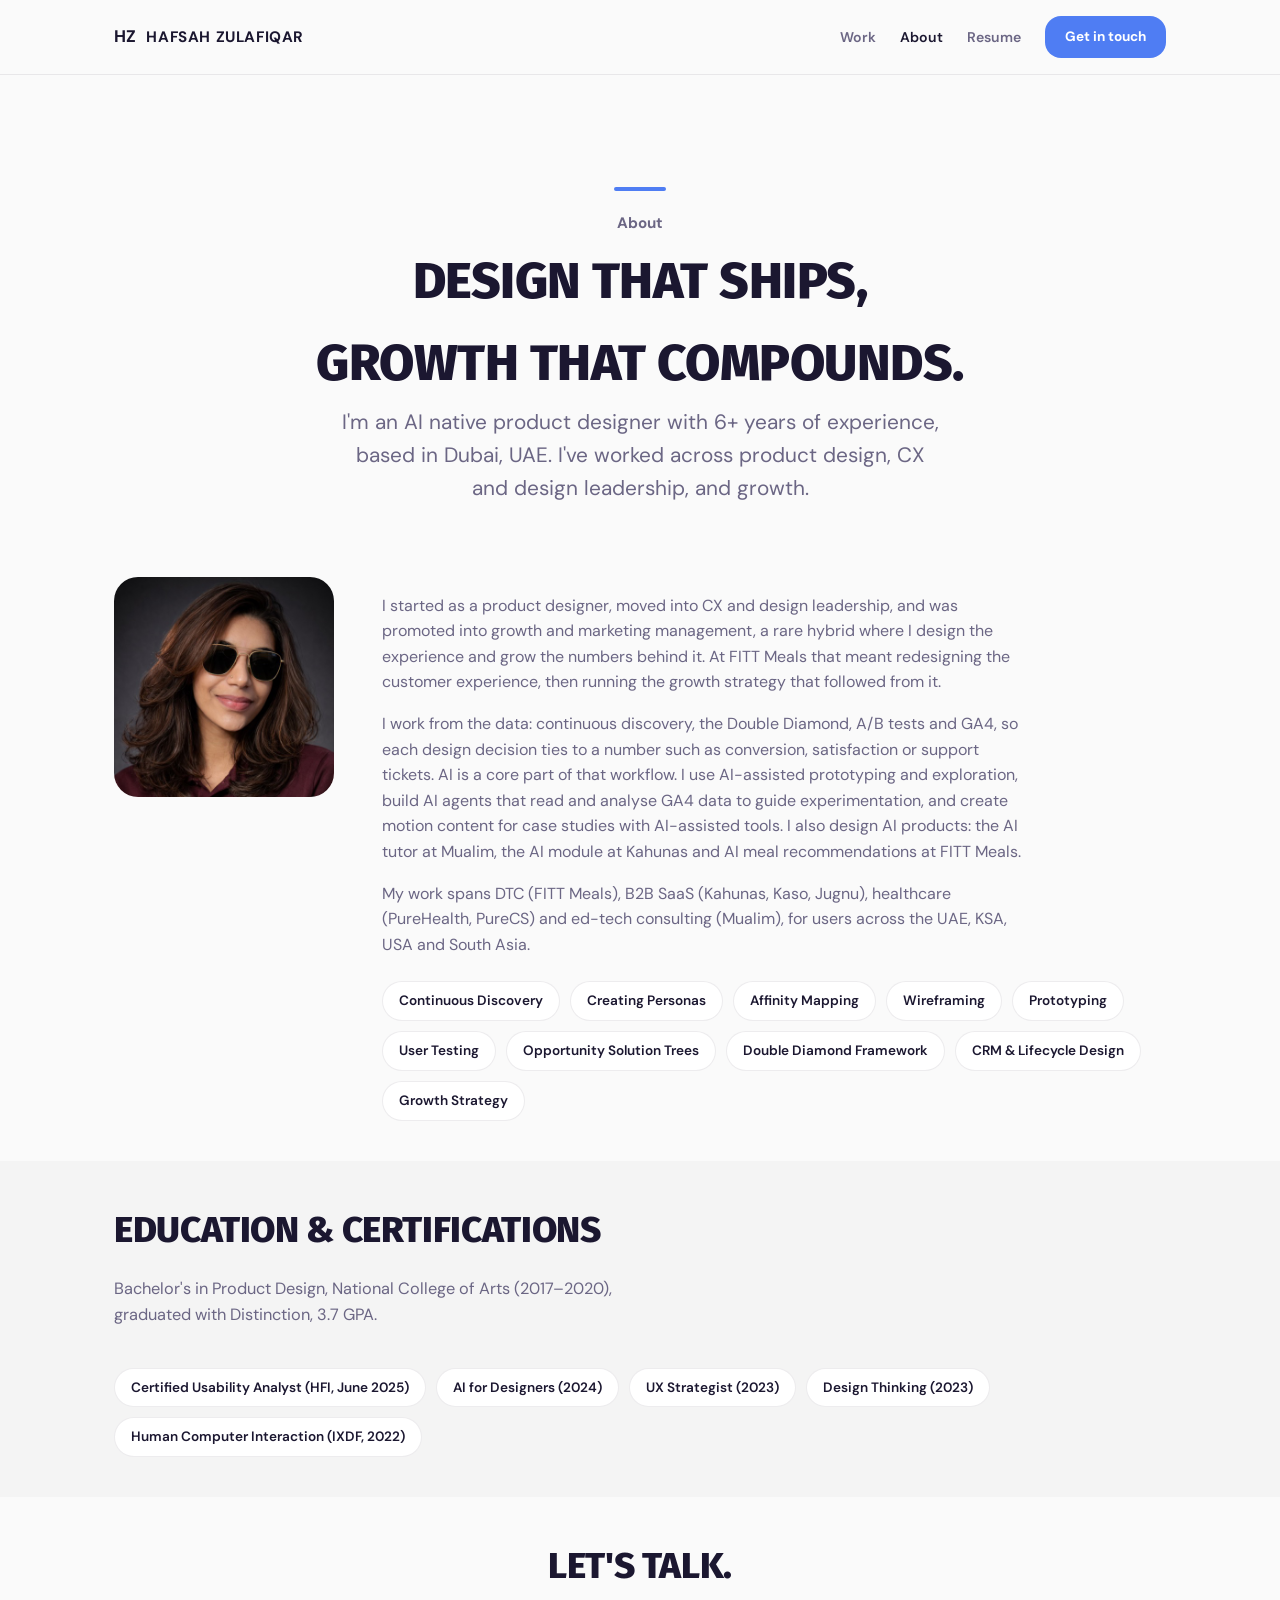
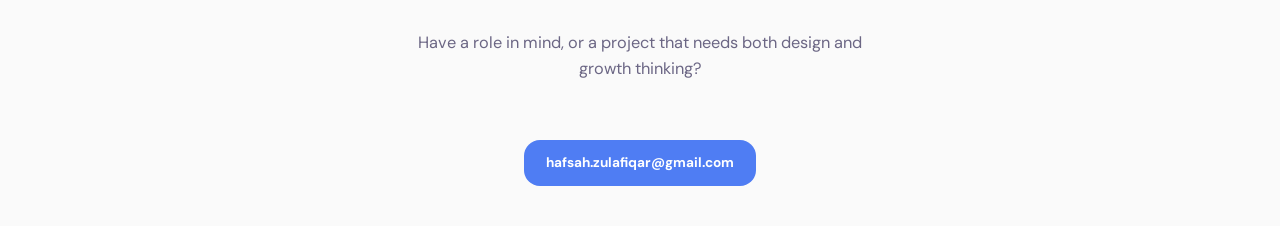
<file: about.html>
<!DOCTYPE html>
<html lang="en">
<head>
<meta charset="UTF-8">
<link rel="icon" type="image/svg+xml" href="assets/favicon.svg">
<meta name="viewport" content="width=device-width, initial-scale=1.0">
<title>About | Hafsah Zulafiqar</title>
<link rel="stylesheet" href="styles.css?v=2026102901">
<link rel="preconnect" href="https://fonts.googleapis.com">
<link rel="preconnect" href="https://fonts.gstatic.com" crossorigin>
<link href="https://fonts.googleapis.com/css2?family=DM+Sans:wght@400;500;700&family=Fira+Sans:wght@400;700;800;900&display=swap" rel="stylesheet">
</head>
<body>

<header class="site-header">
  <div class="nav-capsule">
    <a href="./" class="logo">
      <span class="logo-avatar" aria-hidden="true">HZ</span>
      <span class="logo-name">Hafsah Zulafiqar</span>
    </a>
    <nav class="nav-links" aria-label="Main">
      <a href="./#case-studies">Work</a>
      <a href="about.html" aria-current="page">About</a>
      <a href="resume.html">Resume</a>
    </nav>
    <div class="nav-right">
      <a href="mailto:hafsah.zulafiqar@gmail.com" class="nav-cta">Get in touch</a>
    </div>
  </div>
</header>

<main>
  <section class="hero" style="padding-top:112px;">
    <div class="wrap">
      <div class="eyebrow-bar"></div>
      <p class="kicker">About</p>
      <h1 style="font-size:clamp(2rem,4.5vw,3.2rem);">Design that ships, growth that compounds.</h1>
      <p class="tagline">I'm an AI native product designer with 6+ years of experience, based in Dubai, UAE. I've worked across product design, CX and design leadership, and growth.</p>
    </div>
  </section>

  <section class="section">
    <div class="wrap">
      <div class="about-grid">
        <img class="about-photo" src="assets/profile/hafsah-about.jpg" alt="Portrait of Hafsah Zulafiqar" width="480" height="480">
        <div class="about-text">
          <p>I started as a product designer, moved into CX and design leadership, and was promoted into growth and marketing management, a rare hybrid where I design the experience and grow the numbers behind it. At FITT Meals that meant redesigning the customer experience, then running the growth strategy that followed from it.</p>
          <p>I work from the data: continuous discovery, the Double Diamond, A/B tests and GA4, so each design decision ties to a number such as conversion, satisfaction or support tickets. AI is a core part of that workflow. I use AI-assisted prototyping and exploration, build AI agents that read and analyse GA4 data to guide experimentation, and create motion content for case studies with AI-assisted tools. I also design AI products: the AI tutor at Mualim, the AI module at Kahunas and AI meal recommendations at FITT Meals.</p>
          <p>My work spans DTC (FITT Meals), B2B SaaS (Kahunas, Kaso, Jugnu), healthcare (PureHealth, PureCS) and ed-tech consulting (Mualim), for users across the UAE, KSA, USA and South Asia.</p>
          <ul class="skills">
            <li>Continuous Discovery</li>
            <li>Creating Personas</li>
            <li>Affinity Mapping</li>
            <li>Wireframing</li>
            <li>Prototyping</li>
            <li>User Testing</li>
            <li>Opportunity Solution Trees</li>
            <li>Double Diamond Framework</li>
            <li>CRM &amp; Lifecycle Design</li>
            <li>Growth Strategy</li>
          </ul>
        </div>
      </div>
    </div>
  </section>

  <section class="section section-alt">
    <div class="wrap">
      <h2 class="section-title">Education &amp; certifications</h2>
      <p class="section-lede">Bachelor's in Product Design, National College of Arts (2017–2020), graduated with Distinction, 3.7 GPA.</p>
      <ul class="skills">
        <li>Certified Usability Analyst (HFI, June 2025)</li>
        <li>AI for Designers (2024)</li>
        <li>UX Strategist (2023)</li>
        <li>Design Thinking (2023)</li>
        <li>Human Computer Interaction (IXDF, 2022)</li>
      </ul>
    </div>
  </section>

  <section class="section" id="contact">
    <div class="wrap resume-inner">
      <h2 class="section-title">Let's talk.</h2>
      <p class="section-lede" style="margin-left:auto;margin-right:auto;">Have a role in mind, or a project that needs both design and growth thinking?</p>
      <a href="mailto:hafsah.zulafiqar@gmail.com" class="btn btn-primary big">hafsah.zulafiqar@gmail.com</a>
    </div>
  </section>
</main>


<script src="script.js?v=2026102901"></script>
</body>
</html>
</file>
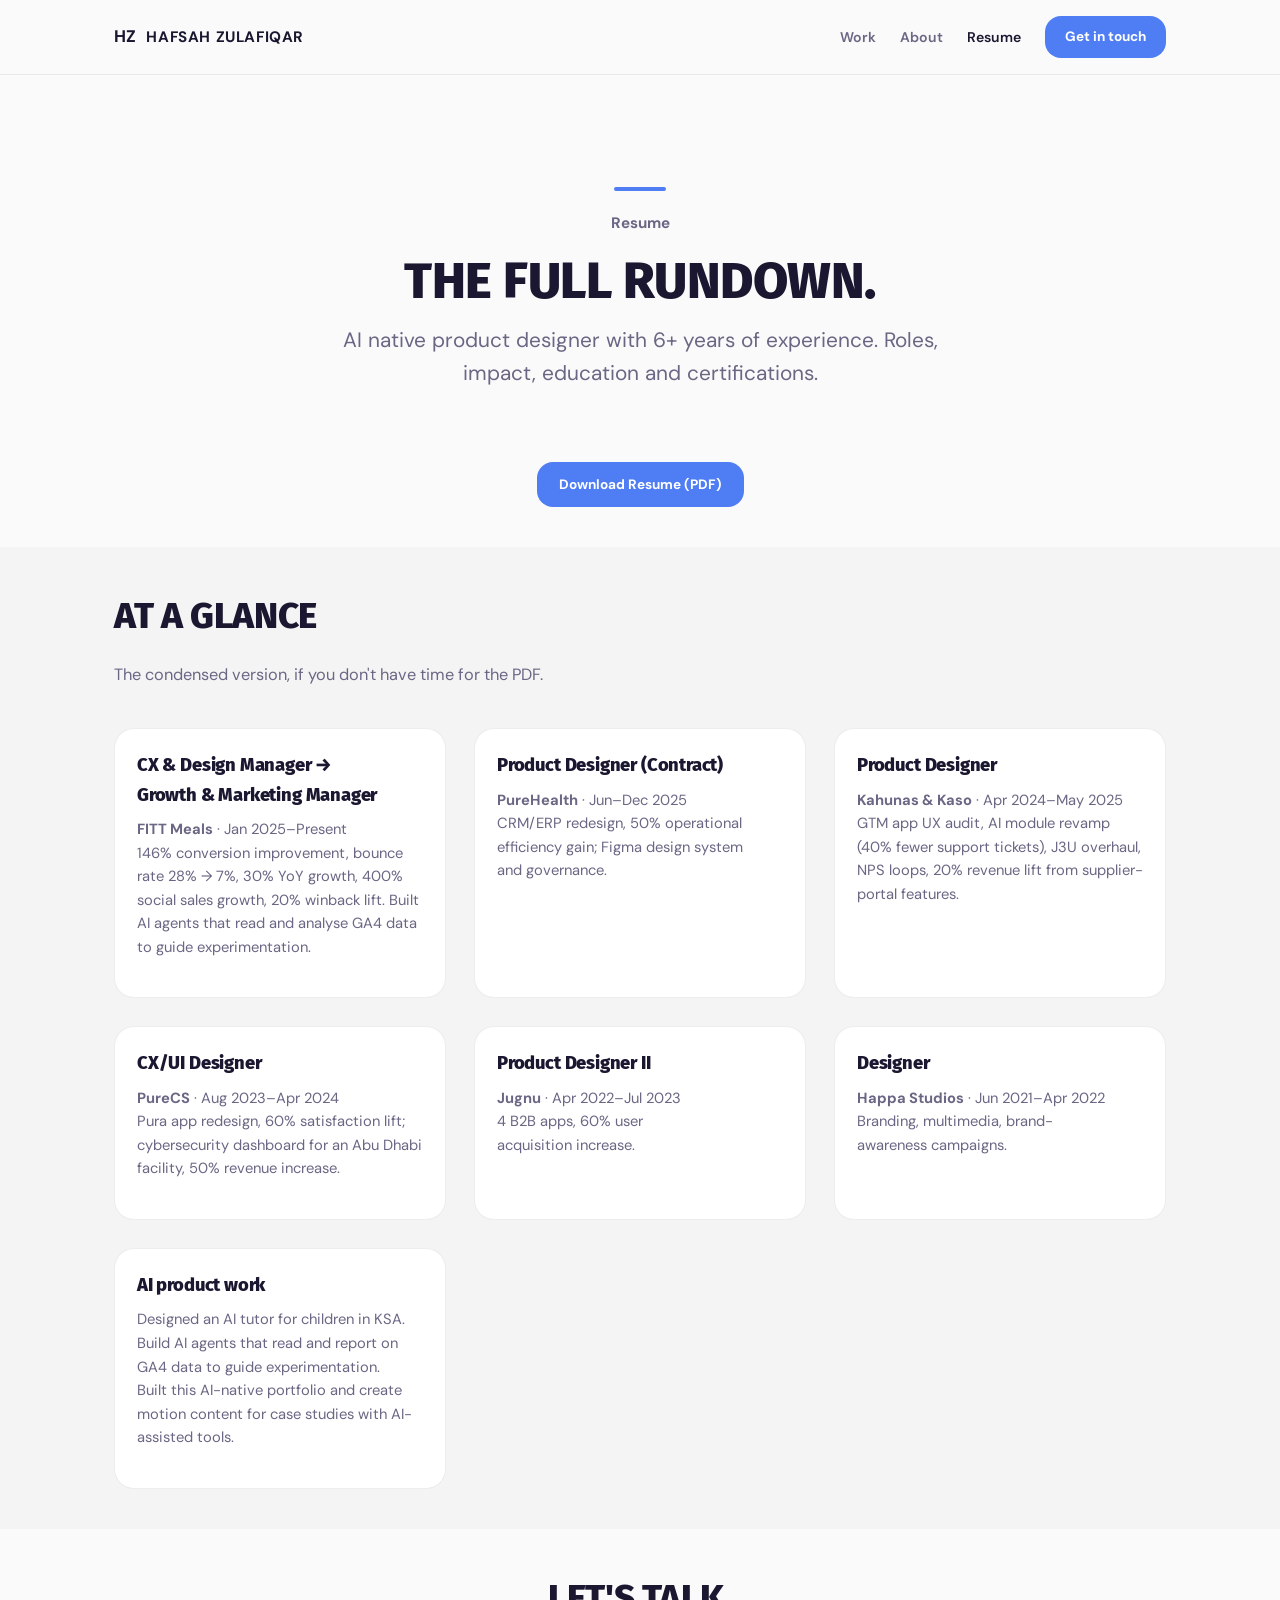
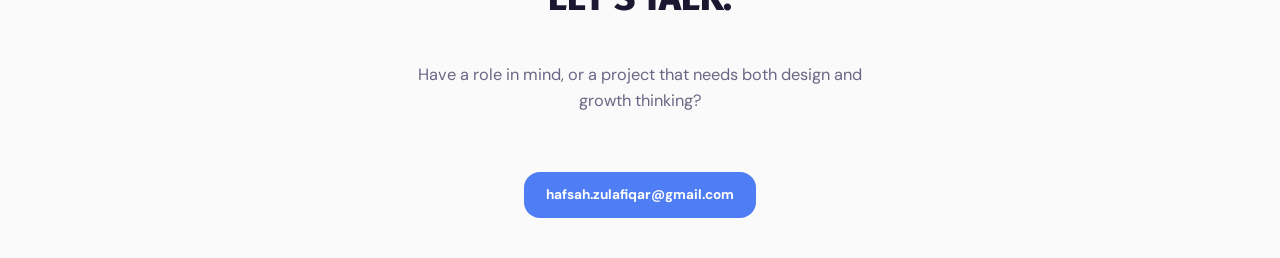
<file: resume.html>
<!DOCTYPE html>
<html lang="en">
<head>
<meta charset="UTF-8">
<link rel="icon" type="image/svg+xml" href="assets/favicon.svg">
<meta name="viewport" content="width=device-width, initial-scale=1.0">
<title>Resume | Hafsah Zulafiqar</title>
<link rel="stylesheet" href="styles.css?v=2026102901">
<link rel="preconnect" href="https://fonts.googleapis.com">
<link rel="preconnect" href="https://fonts.gstatic.com" crossorigin>
<link href="https://fonts.googleapis.com/css2?family=DM+Sans:wght@400;500;700&family=Fira+Sans:wght@400;700;800;900&display=swap" rel="stylesheet">
</head>
<body>

<header class="site-header">
  <div class="nav-capsule">
    <a href="./" class="logo">
      <span class="logo-avatar" aria-hidden="true">HZ</span>
      <span class="logo-name">Hafsah Zulafiqar</span>
    </a>
    <nav class="nav-links" aria-label="Main">
      <a href="./#case-studies">Work</a>
      <a href="about.html">About</a>
      <a href="resume.html" aria-current="page">Resume</a>
    </nav>
    <div class="nav-right">
      <a href="mailto:hafsah.zulafiqar@gmail.com" class="nav-cta">Get in touch</a>
    </div>
  </div>
</header>

<main>
  <section class="hero" style="padding-top:112px; padding-bottom:0;">
    <div class="wrap">
      <div class="eyebrow-bar"></div>
      <p class="kicker">Resume</p>
      <h1 style="font-size:clamp(2rem,4.5vw,3.2rem);">The full rundown.</h1>
      <p class="tagline">AI native product designer with 6+ years of experience. Roles, impact, education and certifications.</p>
    </div>
  </section>

  <section class="section">
    <div class="wrap resume-inner">
      <a href="resume.pdf" class="btn btn-primary big" download>Download Resume (PDF)</a>
    </div>
  </section>

  <section class="section section-alt">
    <div class="wrap">
      <h2 class="section-title">At a glance</h2>
      <p class="section-lede">The condensed version, if you don't have time for the PDF.</p>
      <div class="project-grid">
        <article class="project-card">
          <div class="project-body">
            <h3>CX &amp; Design Manager → Growth &amp; Marketing Manager</h3>
            <p><strong>FITT Meals</strong> · Jan 2025–Present<br>146% conversion improvement, bounce rate 28% → 7%, 30% YoY growth, 400% social sales growth, 20% winback lift. Built AI agents that read and analyse GA4 data to guide experimentation.</p>
          </div>
        </article>
        <article class="project-card">
          <div class="project-body">
            <h3>Product Designer (Contract)</h3>
            <p><strong>PureHealth</strong> · Jun–Dec 2025<br>CRM/ERP redesign, 50% operational efficiency gain; Figma design system and governance.</p>
          </div>
        </article>
        <article class="project-card">
          <div class="project-body">
            <h3>Product Designer</h3>
            <p><strong>Kahunas &amp; Kaso</strong> · Apr 2024–May 2025<br>GTM app UX audit, AI module revamp (40% fewer support tickets), J3U overhaul, NPS loops, 20% revenue lift from supplier-portal features.</p>
          </div>
        </article>
        <article class="project-card">
          <div class="project-body">
            <h3>CX/UI Designer</h3>
            <p><strong>PureCS</strong> · Aug 2023–Apr 2024<br>Pura app redesign, 60% satisfaction lift; cybersecurity dashboard for an Abu Dhabi facility, 50% revenue increase.</p>
          </div>
        </article>
        <article class="project-card">
          <div class="project-body">
            <h3>Product Designer II</h3>
            <p><strong>Jugnu</strong> · Apr 2022–Jul 2023<br>4 B2B apps, 60% user acquisition increase.</p>
          </div>
        </article>
        <article class="project-card">
          <div class="project-body">
            <h3>Designer</h3>
            <p><strong>Happa Studios</strong> · Jun 2021–Apr 2022<br>Branding, multimedia, brand-awareness campaigns.</p>
          </div>
        </article>
        <article class="project-card">
          <div class="project-body">
            <h3>AI product work</h3>
            <p>Designed an AI tutor for children in KSA. Build AI agents that read and report on GA4 data to guide experimentation. Built this AI-native portfolio and create motion content for case studies with AI-assisted tools.</p>
          </div>
        </article>
      </div>
    </div>
  </section>

  <section class="section" id="contact">
    <div class="wrap resume-inner">
      <h2 class="section-title">Let's talk.</h2>
      <p class="section-lede" style="margin-left:auto;margin-right:auto;">Have a role in mind, or a project that needs both design and growth thinking?</p>
      <a href="mailto:hafsah.zulafiqar@gmail.com" class="btn btn-primary big">hafsah.zulafiqar@gmail.com</a>
    </div>
  </section>
</main>


<script src="script.js?v=2026102901"></script>
</body>
</html>
</file>
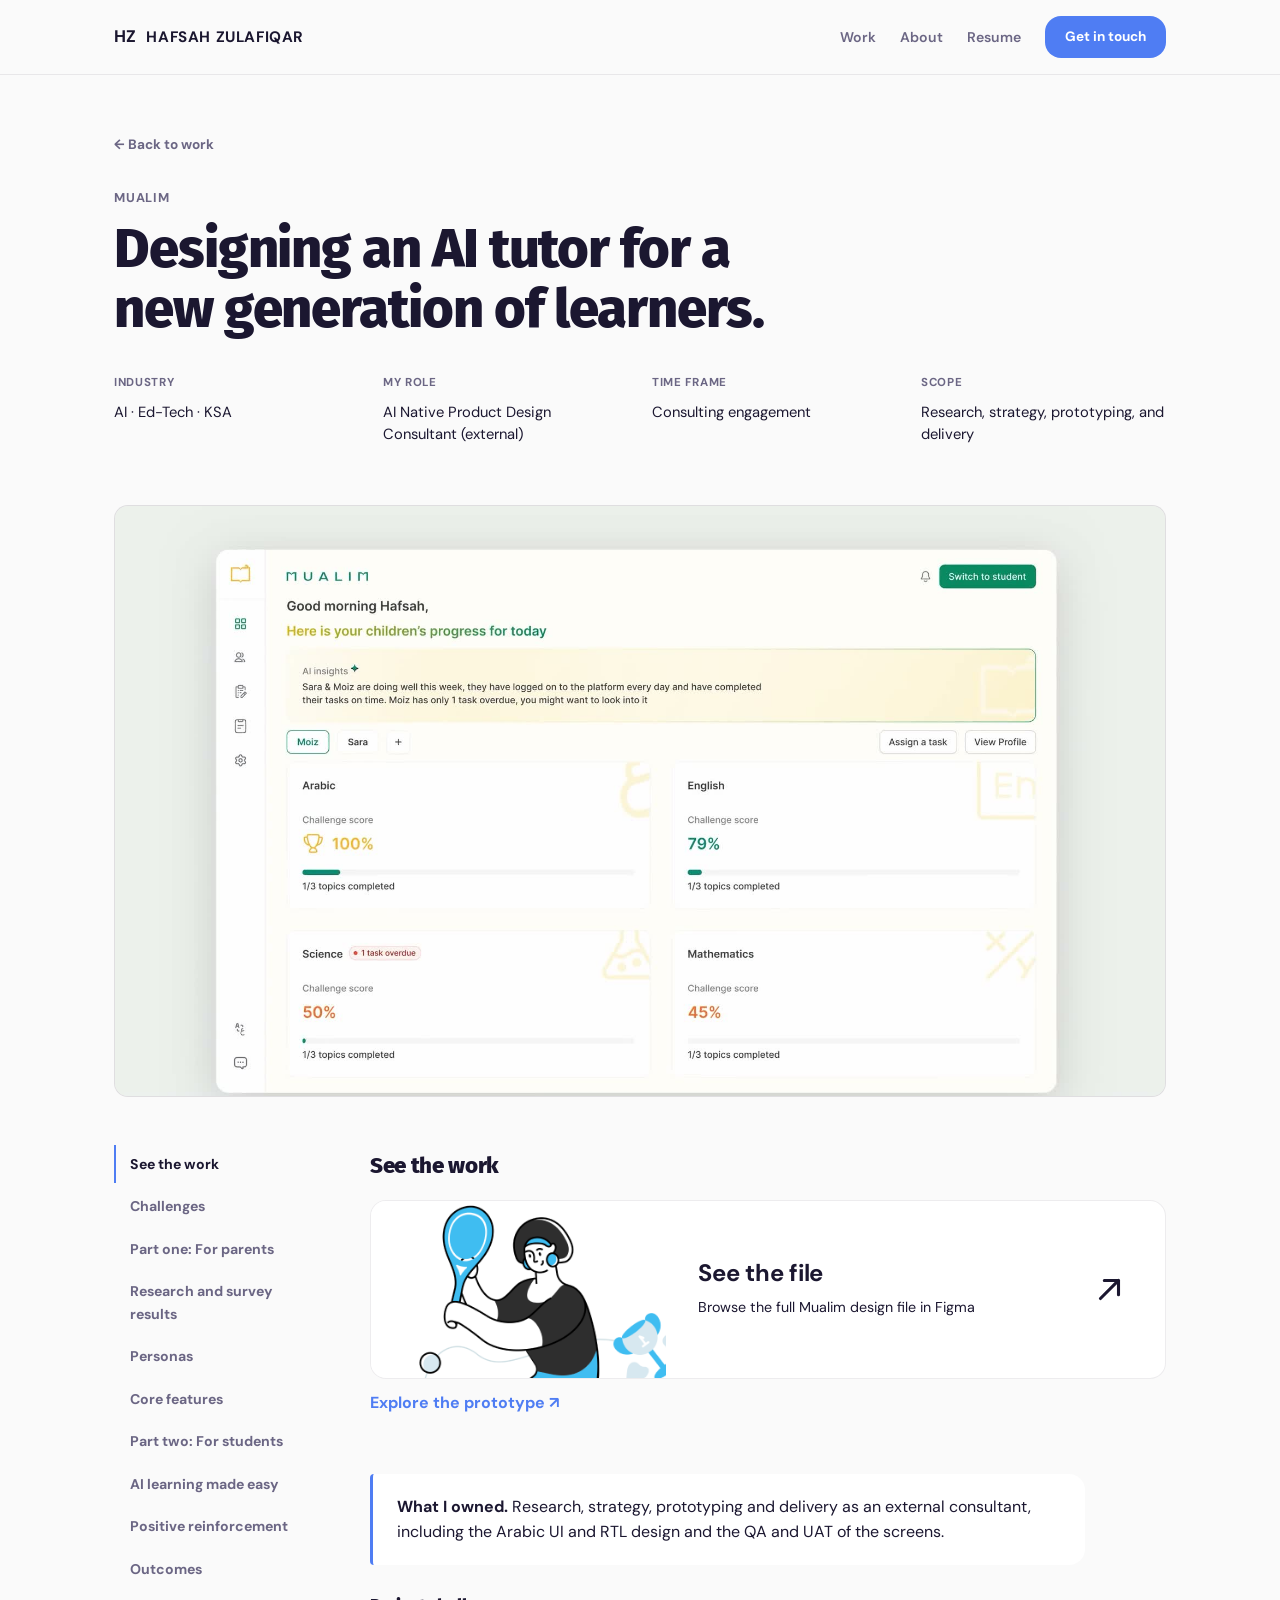
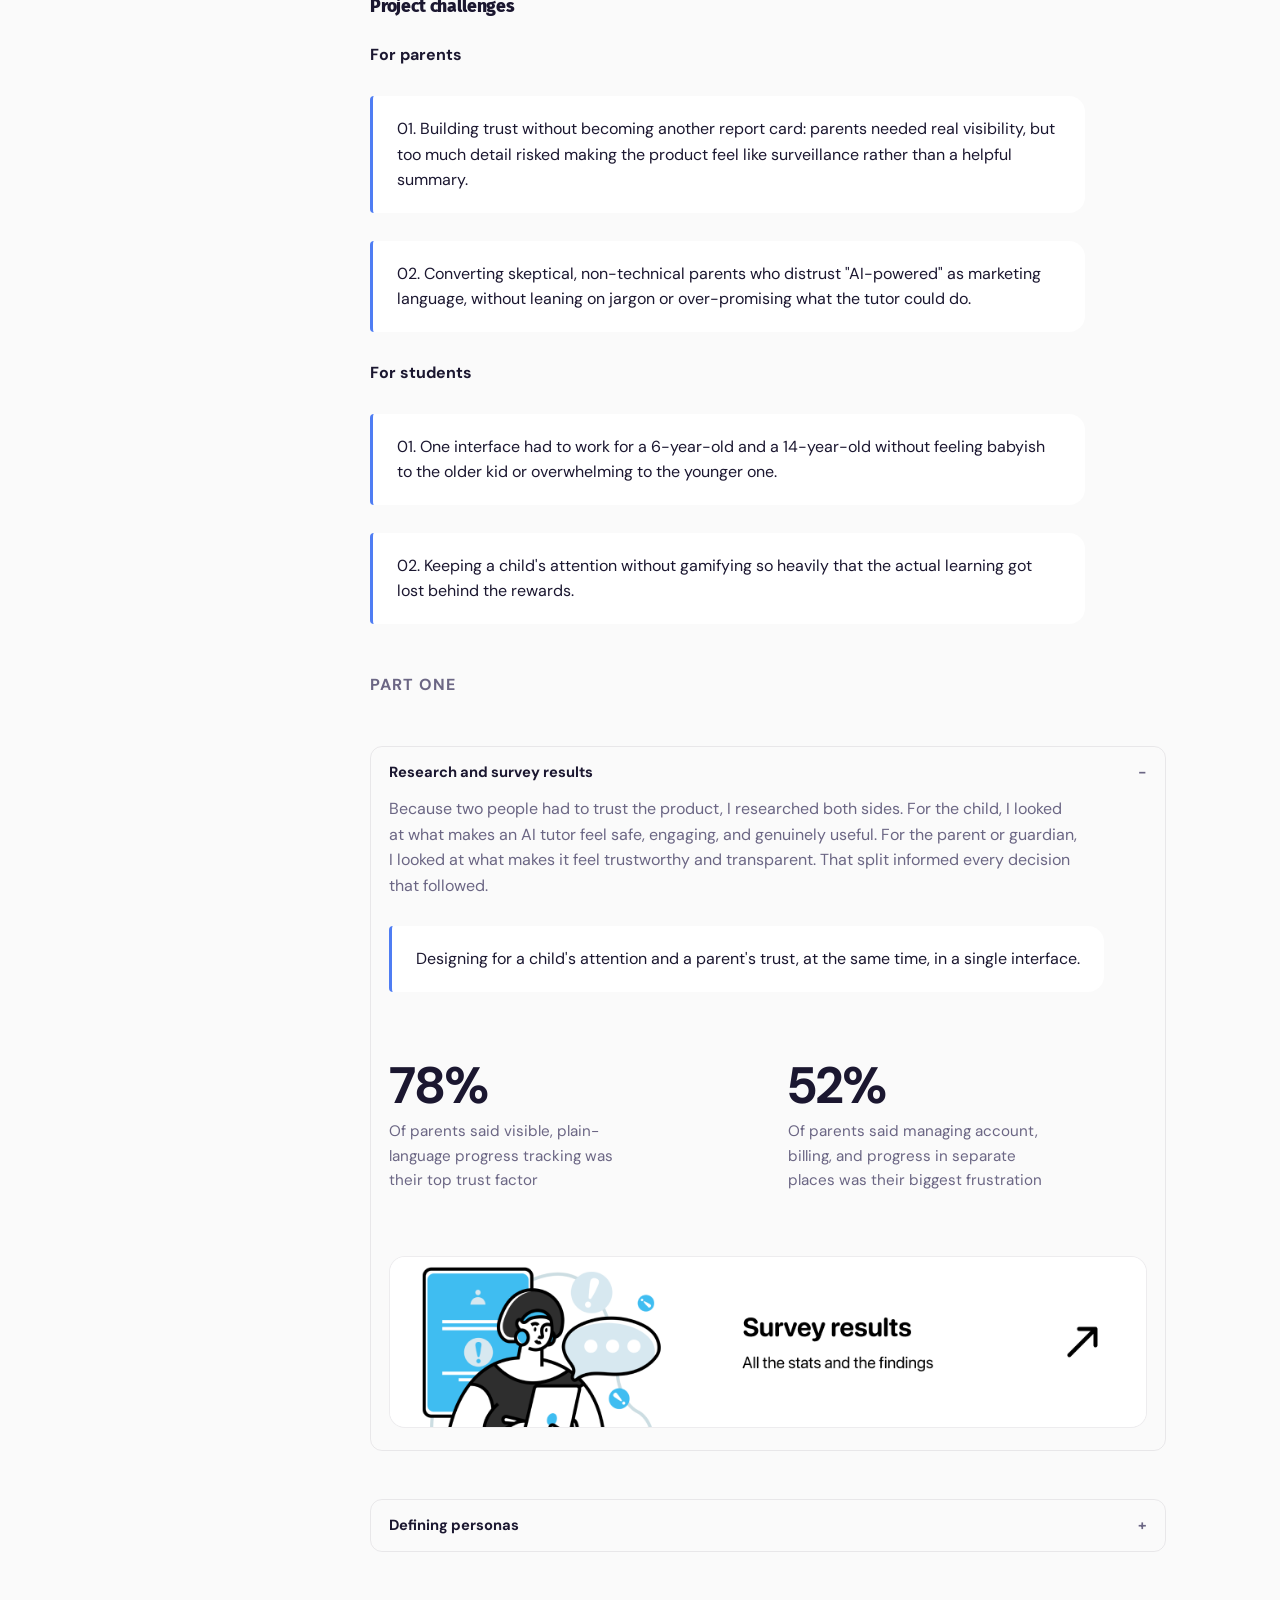
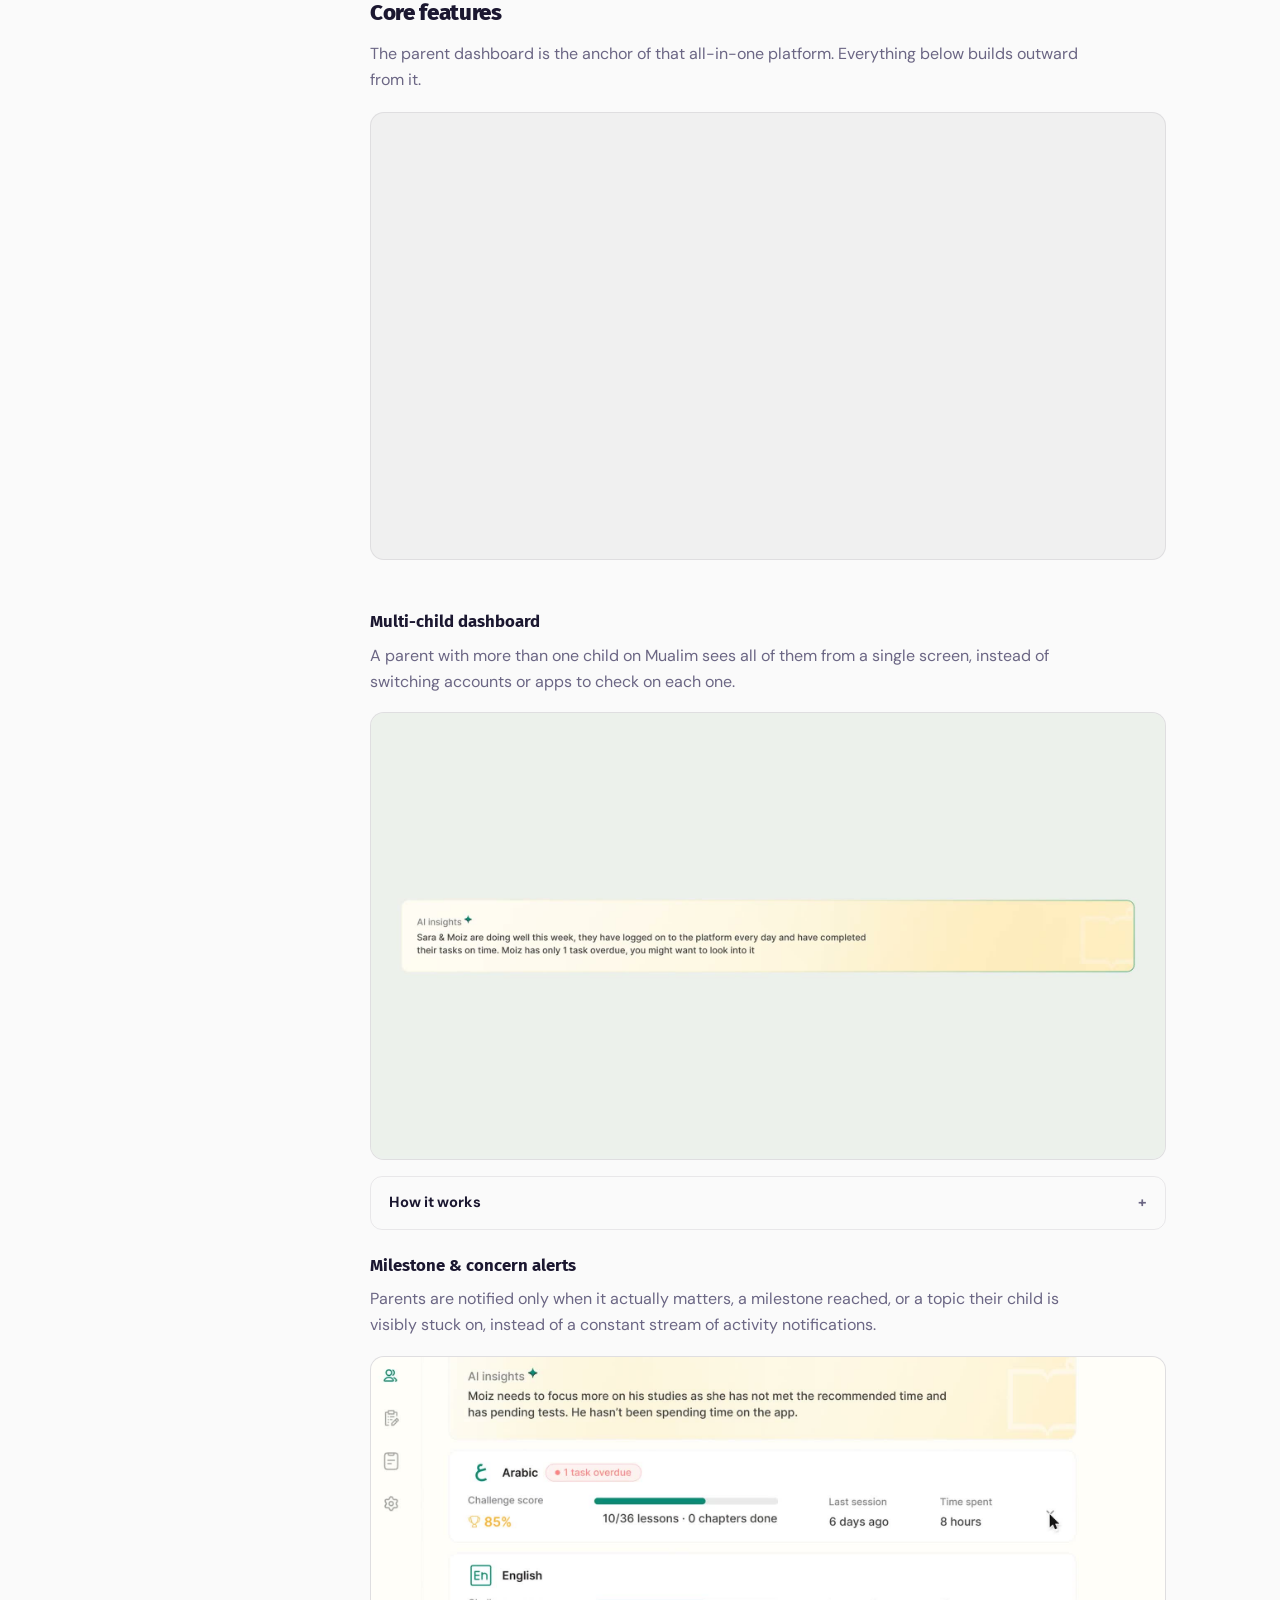
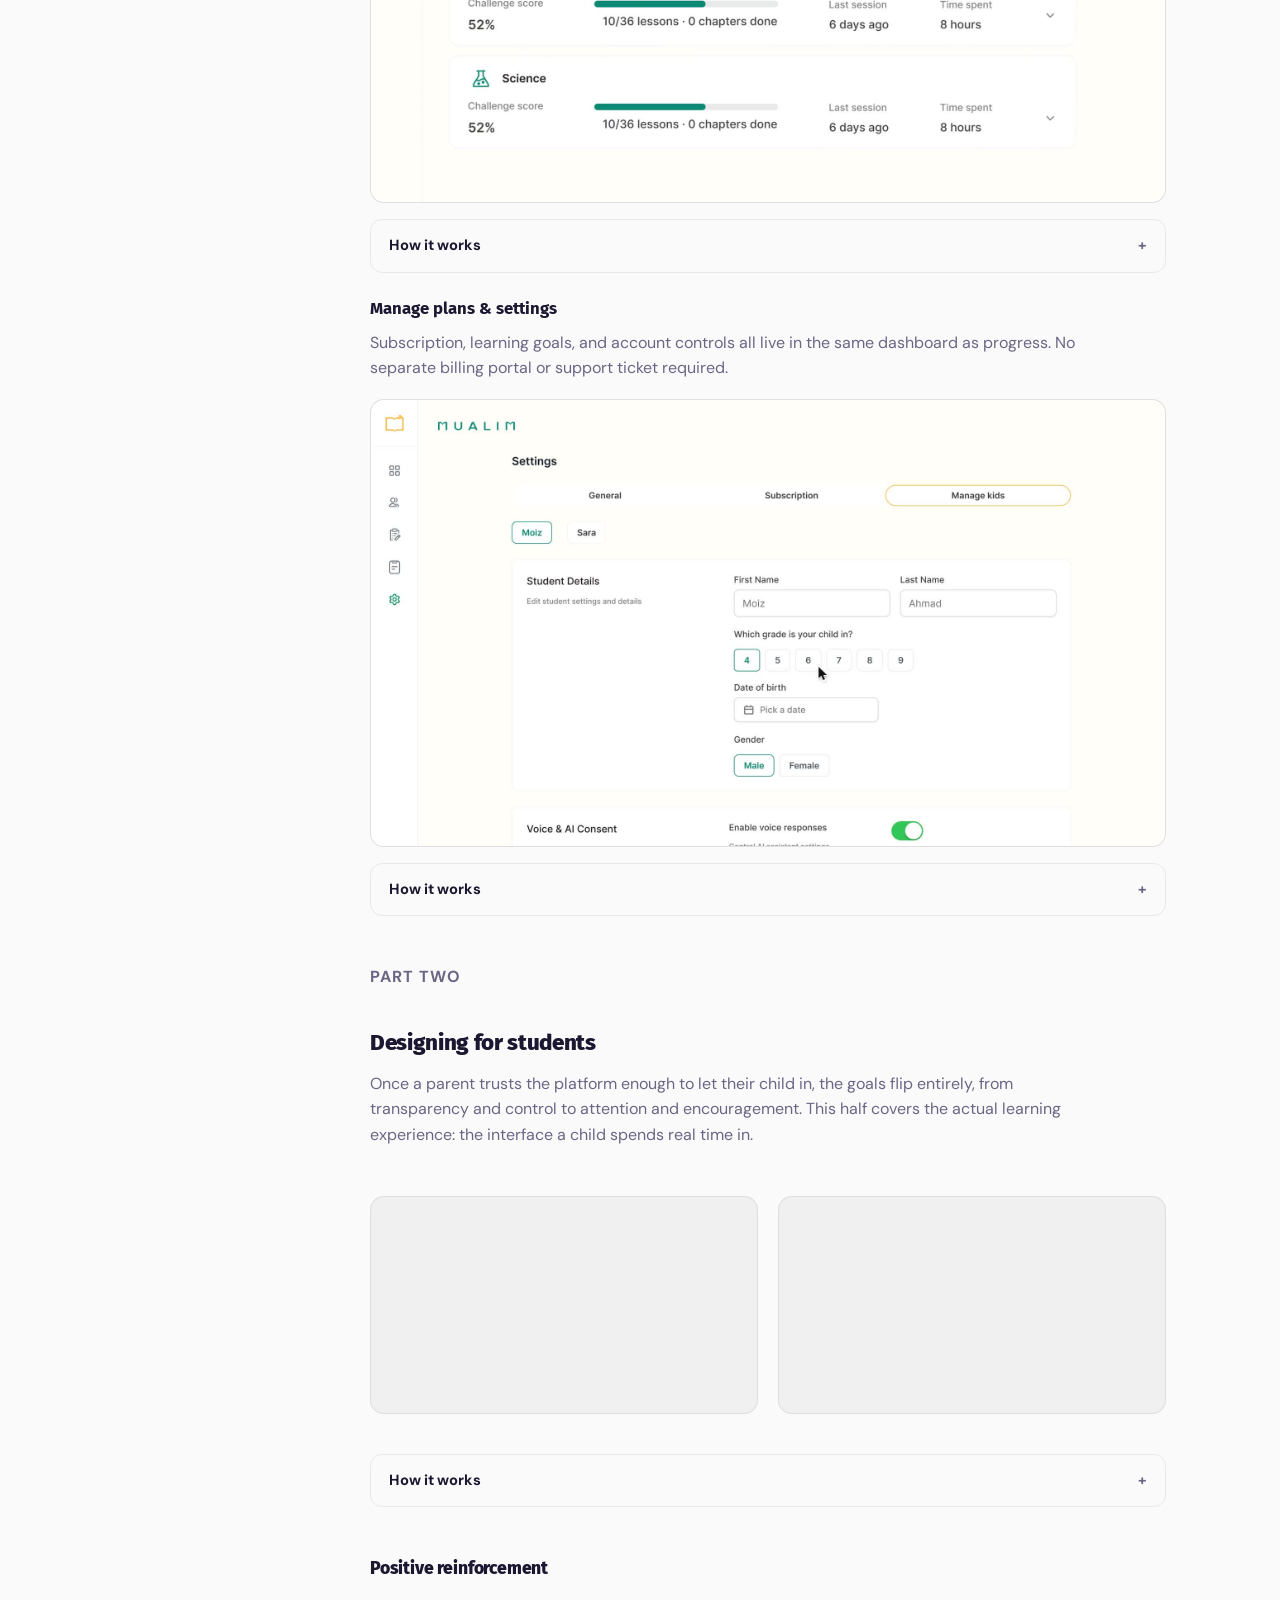
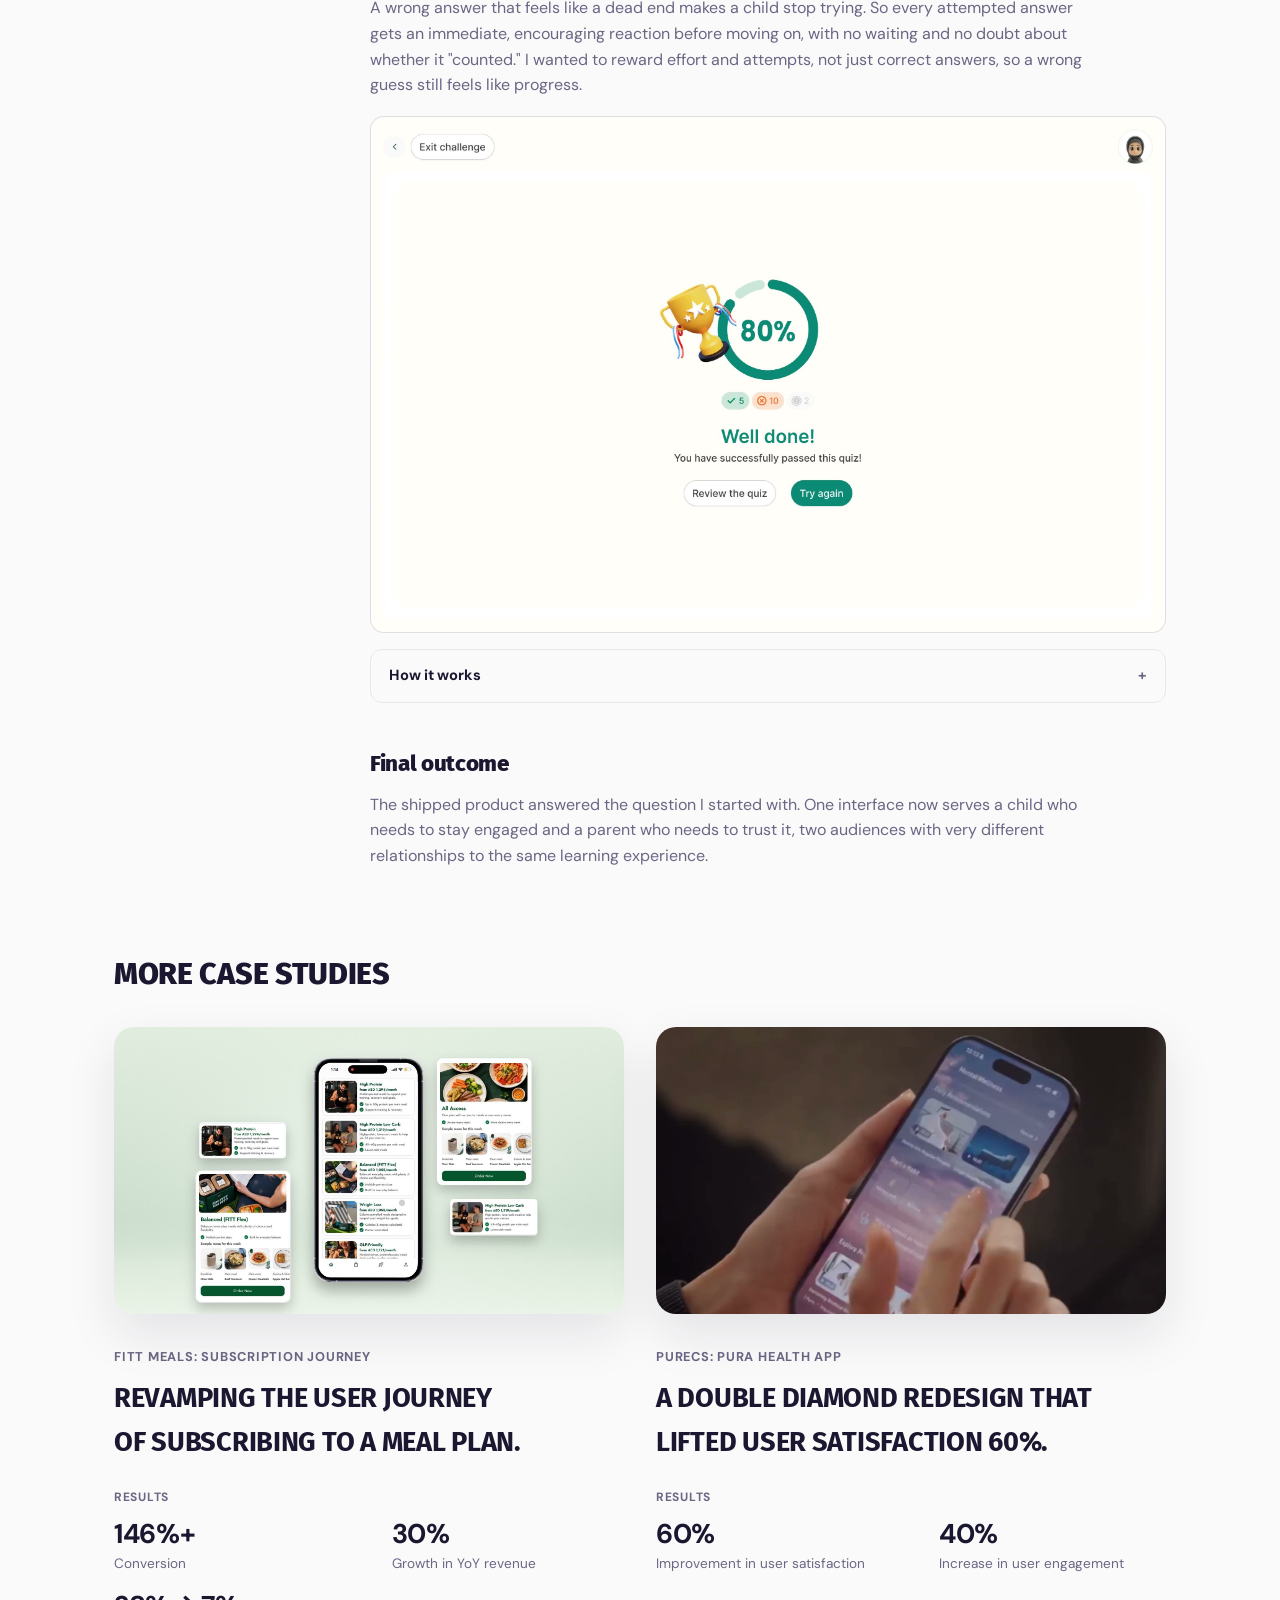
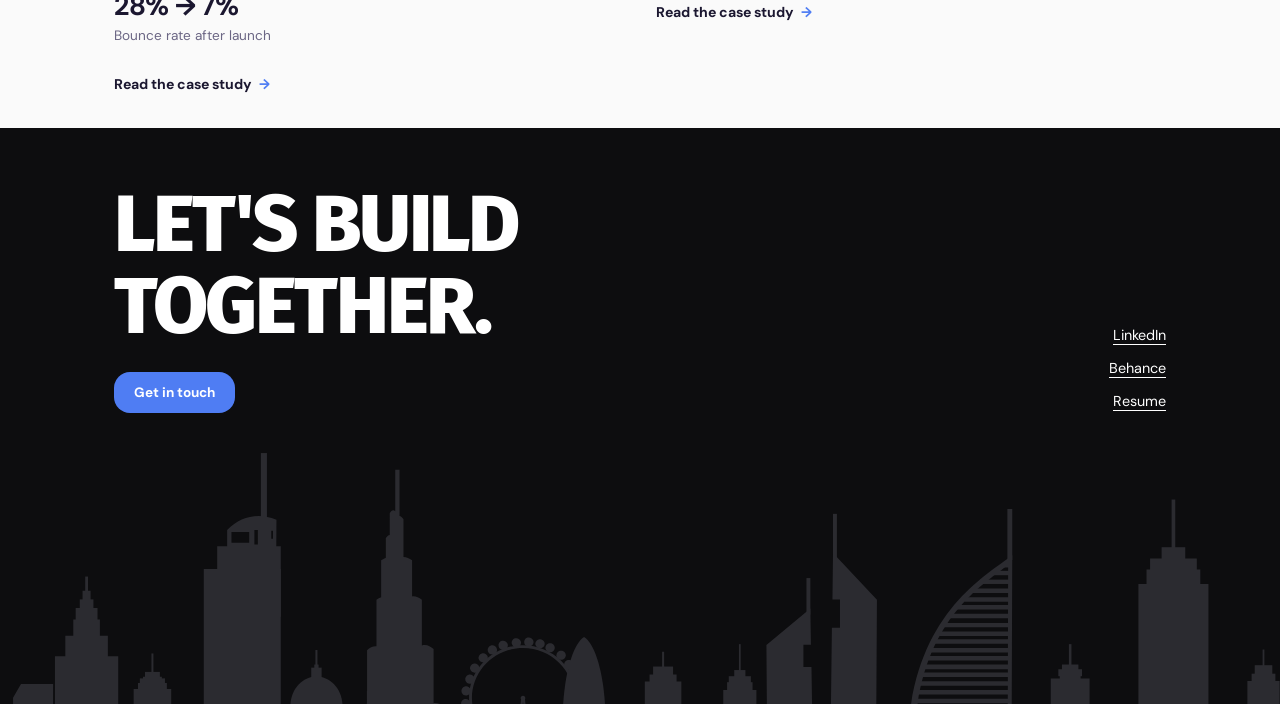
<file: work/ai-tutor-ksa.html>
<!DOCTYPE html>
<html lang="en">
<head>
<meta charset="UTF-8">
<link rel="icon" type="image/svg+xml" href="../assets/favicon.svg">
<meta name="viewport" content="width=device-width, initial-scale=1.0">
<title>Mualim | Hafsah Zulafiqar</title>
<link rel="stylesheet" href="../styles.css?v=2026102901">
<link rel="preconnect" href="https://fonts.googleapis.com">
<link rel="preconnect" href="https://fonts.gstatic.com" crossorigin>
<link href="https://fonts.googleapis.com/css2?family=DM+Sans:wght@400;500;700&family=Fira+Sans:wght@400;700;800;900&display=swap" rel="stylesheet">
</head>
<body>

<header class="site-header">
  <div class="nav-capsule">
    <a href="../" class="logo">
      <span class="logo-avatar" aria-hidden="true">HZ</span>
      <span class="logo-name">Hafsah Zulafiqar</span>
    </a>
    <nav class="nav-links" aria-label="Main">
      <a href="../#case-studies">Work</a>
      <a href="../about.html">About</a>
      <a href="../resume.html">Resume</a>
    </nav>
    <div class="nav-right">
      <a href="mailto:hafsah.zulafiqar@gmail.com" class="nav-cta">Get in touch</a>
    </div>
  </div>
</header>

<main>
  <section class="case-hero">
    <div class="wrap">
      <a href="../#case-studies" class="breadcrumb">← Back to work</a>
      <p class="case-studies-kicker">Mualim</p>
      <h1>Designing an AI tutor for a new generation of learners.</h1>
      <dl class="case-meta-grid">
        <div><dt>Industry</dt><dd>AI &middot; Ed-Tech &middot; KSA</dd></div>
        <div><dt>My role</dt><dd>AI Native Product Design Consultant (external)</dd></div>
        <div><dt>Time frame</dt><dd>Consulting engagement</dd></div>
        <div><dt>Scope</dt><dd>Research, strategy, prototyping, and delivery</dd></div>
      </dl>
    </div>
  </section>

  <div class="wrap">
    <div class="case-video" aria-label="Mualim intro video"><video class="case-video-fill" src="../assets/mualim/intro.mp4" poster="../assets/mualim/intro-poster.jpg" muted loop playsinline preload="none"></video></div>
  </div>

  <div class="wrap case-layout">
    <aside class="case-sidebar">
      <nav class="case-sidebar-nav">
        <a href="#prototype" class="active">See the work</a>
        <a href="#challenges">Challenges</a>
        <a href="#for-parents">Part one: For parents</a>
        <a href="#research">Research and survey results</a>
        <a href="#personas">Personas</a>
        <a href="#core-features">Core features</a>
        <a href="#for-students">Part two: For students</a>
        <a href="#ai-learning">AI learning made easy</a>
        <a href="#positive-reinforcement">Positive reinforcement</a>
        <a href="#outcomes">Outcomes</a>
      </nav>
    </aside>

    <article class="case-body">
      <section id="prototype">
        <h2>See the work</h2>
        <a href="https://www.figma.com/design/63GgGmTnC2FpwVhv5Ht9sK/Mualim-Product-Design?node-id=37722-5252&amp;t=P76obdiXyNh9E8E2-1" class="case-link-banner case-link-banner--live" target="_blank" rel="noopener noreferrer">
          <span class="case-link-banner-art" aria-hidden="true"><img src="../assets/mualim/banner-prototype.png" alt="" width="927" height="208"></span>
          <span class="case-link-banner-copy"><strong>See the file</strong><span>Browse the full Mualim design file in Figma</span></span>
          <svg class="case-link-banner-arrow" viewBox="0 0 24 24" width="24" height="24" fill="none" stroke="currentColor" stroke-width="2.4" stroke-linecap="round" stroke-linejoin="round" aria-hidden="true"><path d="M5 19L19 5M8 5h11v11"/></svg>
        </a>
        <a href="https://www.figma.com/proto/63GgGmTnC2FpwVhv5Ht9sK/Mualim-Product-Design?node-id=37717-26851&amp;viewport=-1277%2C-173%2C0.16&amp;t=lndNsOjqrl3Pewzv-1&amp;scaling=min-zoom&amp;content-scaling=fixed&amp;starting-point-node-id=37717%3A26851&amp;page-id=154%3A7830" class="case-text-link" target="_blank" rel="noopener noreferrer">Explore the prototype <span aria-hidden="true">&nearr;</span></a>
      </section>

      <section id="challenges">
        <div class="case-callout"><strong>What I owned.</strong> Research, strategy, prototyping and delivery as an external consultant, including the Arabic UI and RTL design and the QA and UAT of the screens.</div>
        <h3>Project challenges</h3>
        <h4>For parents</h4>
        <div class="case-callout">01. Building trust without becoming another report card: parents needed real visibility, but too much detail risked making the product feel like surveillance rather than a helpful summary.</div>
        <div class="case-callout">02. Converting skeptical, non-technical parents who distrust "AI-powered" as marketing language, without leaning on jargon or over-promising what the tutor could do.</div>
        <h4>For students</h4>
        <div class="case-callout">01. One interface had to work for a 6-year-old and a 14-year-old without feeling babyish to the older kid or overwhelming to the younger one.</div>
        <div class="case-callout">02. Keeping a child's attention without gamifying so heavily that the actual learning got lost behind the rewards.</div>
      </section>

      <section id="for-parents">
        <p class="case-studies-kicker">Part one</p>
      </section>

      <section id="research">
        <details class="case-feature-expand" open>
          <summary>Research and survey results</summary>
          <p>Because two people had to trust the product, I researched both sides. For the child, I looked at what makes an AI tutor feel safe, engaging, and genuinely useful. For the parent or guardian, I looked at what makes it feel trustworthy and transparent. That split informed every decision that followed.</p>
          <div class="case-callout">Designing for a child's attention and a parent's trust, at the same time, in a single interface.</div>
          <div class="case-stats">
            <div class="case-stat">
              <p class="case-stat-num" data-count-to="78">78%</p>
              <p class="case-stat-text">Of parents said visible, plain-language progress tracking was their top trust factor</p>
            </div>
            <div class="case-stat">
              <p class="case-stat-num" data-count-to="52">52%</p>
              <p class="case-stat-text">Of parents said managing account, billing, and progress in separate places was their biggest frustration</p>
            </div>
          </div>
          <a href="https://www.figma.com/board/TvATAU4OoO5T0dKdy7FjDW/MUALIM?node-id=0-1&amp;t=IRwpm82Hd2KJ40ZT-1" class="case-link-banner" target="_blank" rel="noopener noreferrer"><img src="../assets/mualim/banner-survey.png" alt="Parent survey and findings board (opens in a new tab): all the stats and the findings" width="927" height="208"></a>
        </details>
      </section>

      <section id="personas">
        <details class="case-feature-expand">
          <summary>Defining personas</summary>
          <p>Two very different parent profiles stood out in the research, from opposite ends of the trust spectrum: one already sold on AI-driven learning and just wanting visibility, the other openly skeptical of it.</p>
          <div class="case-personas-grid">
            <article class="case-persona-card">
              <header class="case-persona-head">
                <span class="case-persona-initial" aria-hidden="true">N</span>
                <div><h4>Noor</h4><p class="case-persona-meta">36 · Working parent · Riyadh</p></div>
              </header>
              <p class="case-persona-title">The Watching Guardian</p>
              <dl class="case-persona-facts">
                <div><dt>Goals</dt><dd>Know her kids are actually learning, in plain language, without watching every session.</dd></div>
                <div><dt>Frustrations</dt><dd>No visibility into what the AI is actually teaching; unclear if it's "good" screen time.</dd></div>
                <div><dt>Decision drivers</dt><dd>Transparent progress, a sense of control, trust that the content is age-appropriate.</dd></div>
              </dl>
              <blockquote class="case-persona-quote">“I don't need to see every question. I need to know it's actually working.”</blockquote>
            </article>
            <article class="case-persona-card">
              <header class="case-persona-head">
                <span class="case-persona-initial" aria-hidden="true">K</span>
                <div><h4>Khalid</h4><p class="case-persona-meta">44 · First-time adopter · Jeddah</p></div>
              </header>
              <p class="case-persona-title">The Cautious Adopter</p>
              <dl class="case-persona-facts">
                <div><dt>Goals</dt><dd>Confirm the AI is actually teaching correct material, not just entertaining; keep final say over what his kids see.</dd></div>
                <div><dt>Frustrations</dt><dd>Marketing claims about "AI-powered learning" with no way to verify what's actually happening in a session.</dd></div>
                <div><dt>Decision drivers</dt><dd>Transparency into content and sources, an easy way to pause or override the tutor, visible learning outcomes.</dd></div>
              </dl>
              <blockquote class="case-persona-quote">“I don't trust an algorithm to raise my kid. Show me exactly what it's teaching and I'll decide if it's good enough.”</blockquote>
            </article>
          </div>
        </details>
      </section>

      <section id="core-features">
        <h2>Core features</h2>
        <p>The parent dashboard is the anchor of that all-in-one platform. Everything below builds outward from it.</p>
        <video class="case-video" src="../assets/mualim/parent-dashboard.mp4" autoplay muted loop playsinline preload="auto"></video>

        <div class="case-feature-block">
          <h4>Multi-child dashboard</h4>
          <p>A parent with more than one child on Mualim sees all of them from a single screen, instead of switching accounts or apps to check on each one.</p>
          <div class="case-video" style="margin:16px 0;" aria-hidden="true"><video class="case-video-fill" src="../assets/mualim/multi-child-dashboard.mp4" poster="../assets/mualim/multi-child-dashboard-poster.jpg" muted loop playsinline preload="none"></video></div>
          <details class="case-feature-expand">
            <summary>How it works</summary>
            <p>Each child gets their own card on the parent's home screen: progress, subject, and status at a glance, with a tap through to their full detail view.</p>
          </details>
        </div>

        <div class="case-feature-block">
          <h4>Milestone &amp; concern alerts</h4>
          <p>Parents are notified only when it actually matters, a milestone reached, or a topic their child is visibly stuck on, instead of a constant stream of activity notifications.</p>
          <div class="case-video" style="margin:16px 0;" aria-hidden="true"><video class="case-video-fill" src="../assets/mualim/milestone-alerts.mp4" poster="../assets/mualim/milestone-alerts-poster.jpg" muted loop playsinline preload="none"></video></div>
          <details class="case-feature-expand">
            <summary>How it works</summary>
            <p>Alerts are threshold-based, not activity-based, so a parent's notifications stay meaningful instead of becoming noise they learn to ignore.</p>
          </details>
        </div>

        <div class="case-feature-block">
          <h4>Manage plans &amp; settings</h4>
          <p>Subscription, learning goals, and account controls all live in the same dashboard as progress. No separate billing portal or support ticket required.</p>
          <div class="case-video" style="margin:16px 0;" aria-hidden="true"><video class="case-video-fill" src="../assets/mualim/settings.mp4" poster="../assets/mualim/settings-poster.jpg" muted loop playsinline preload="none"></video></div>
          <details class="case-feature-expand">
            <summary>How it works</summary>
            <p>Plan changes, payment details, and content controls sit one tap from the progress view they're already checking, instead of a separate settings destination.</p>
          </details>
        </div>
      </section>

      <section id="for-students">
        <p class="case-studies-kicker">Part two</p>
        <h2>Designing for students</h2>
        <p>Once a parent trusts the platform enough to let their child in, the goals flip entirely, from transparency and control to attention and encouragement. This half covers the actual learning experience: the interface a child spends real time in.</p>
      </section>

      <section id="ai-learning">
        <div class="case-video-grid">
          <video class="case-video" src="../assets/mualim/kids-ai-learning-1.mp4" autoplay muted loop playsinline preload="auto"></video>
          <video class="case-video" src="../assets/mualim/kids-ai-learning-2.mp4" autoplay muted loop playsinline preload="auto"></video>
        </div>
        <details class="case-feature-expand">
          <summary>How it works</summary>
          <p>A stuck child gets a low-friction path to help, asking the tutor directly, rather than a dead end that invites them to give up.</p>
        </details>
      </section>

      <section id="positive-reinforcement">
        <h3>Positive reinforcement</h3>
        <p>A wrong answer that feels like a dead end makes a child stop trying. So every attempted answer gets an immediate, encouraging reaction before moving on, with no waiting and no doubt about whether it "counted." I wanted to reward effort and attempts, not just correct answers, so a wrong guess still feels like progress.</p>
        <div class="case-video" style="aspect-ratio:1920/1248;margin:16px 0;" aria-hidden="true"><video class="case-video-fill" src="../assets/mualim/positive-reinforcement.mp4" poster="../assets/mualim/positive-reinforcement-poster.jpg" muted loop playsinline preload="none"></video></div>
        <details class="case-feature-expand">
          <summary>How it works</summary>
          <p>A quick, positive animation follows every attempt, right or wrong, so the loop keeps a child moving forward instead of stalling on a mistake.</p>
        </details>
      </section>

      <section id="outcomes">
        <h2>Final outcome</h2>
        <p>The shipped product answered the question I started with. One interface now serves a child who needs to stay engaged and a parent who needs to trust it, two audiences with very different relationships to the same learning experience.</p>
      </section>
    </article>
  </div>

  <section class="wrap next-cases" aria-labelledby="next-cases-title">
    <h2 class="next-cases-title" id="next-cases-title">More case studies</h2>
    <div class="next-cases-grid">
      <article class="next-case">
        <div class="case-studies-media" aria-hidden="true"><video class="case-video-fill" src="../assets/fitt-meals/intro.mp4" poster="../assets/fitt-meals/intro-poster.jpg" muted loop playsinline preload="none"></video></div>
        <div class="case-studies-info">
          <p class="case-studies-kicker">FITT Meals: Subscription Journey</p>
          <h3 class="case-studies-title">Revamping the user journey of subscribing to a meal plan.</h3>
          <div class="case-studies-results">
            <p class="case-studies-results-label">Results</p>
            <div class="case-studies-results-grid"><div class="case-studies-result"><span class="case-studies-stat">146%+</span><span class="case-studies-stat-label">Conversion</span></div><div class="case-studies-result"><span class="case-studies-stat">30%</span><span class="case-studies-stat-label">Growth in YoY revenue</span></div><div class="case-studies-result"><span class="case-studies-stat">28% &rarr; 7%</span><span class="case-studies-stat-label">Bounce rate after launch</span></div></div>
          </div>
          <a href="fitt-subscription-journey.html" class="project-link">Read the case study <span class="arrow">→</span></a>
        </div>
      </article>
      <article class="next-case">
        <div class="case-studies-media" aria-hidden="true"><video class="case-video-fill" src="../assets/purecs/intro.mp4" poster="../assets/purecs/intro-poster.jpg" muted loop playsinline preload="none"></video></div>
        <div class="case-studies-info">
          <p class="case-studies-kicker">PureCS: Pura Health App</p>
          <h3 class="case-studies-title">A Double Diamond redesign that lifted user satisfaction 60%.</h3>
          <div class="case-studies-results">
            <p class="case-studies-results-label">Results</p>
            <div class="case-studies-results-grid"><div class="case-studies-result"><span class="case-studies-stat">60%</span><span class="case-studies-stat-label">Improvement in user satisfaction</span></div><div class="case-studies-result"><span class="case-studies-stat">40%</span><span class="case-studies-stat-label">Increase in user engagement</span></div></div>
          </div>
          <a href="pura-health-redesign.html" class="project-link">Read the case study <span class="arrow">→</span></a>
        </div>
      </article>
    </div>
  </section>
</main>

<footer class="site-footer">
  <div class="wrap footer-top">
    <div class="footer-cta">
      <h2 class="footer-heading">Let's build together.</h2>
      <a href="mailto:hafsah.zulafiqar@gmail.com" class="btn btn-primary">Get in touch</a>
    </div>
    <nav class="footer-links" aria-label="Elsewhere">
      <a href="https://www.linkedin.com/in/hafsah-zulafiqar-51a7b5165/" target="_blank" rel="noopener noreferrer">LinkedIn</a>
      <a href="https://www.behance.net/hafsahzapp19e9" target="_blank" rel="noopener noreferrer">Behance</a>
      <a href="../resume.pdf" target="_blank" rel="noopener noreferrer">Resume</a>
    </nav>
  </div>
  <div class="footer-skyline" aria-hidden="true"></div>
</footer>

<script src="../script.js?v=2026102901"></script>
</body>
</html>
</file>
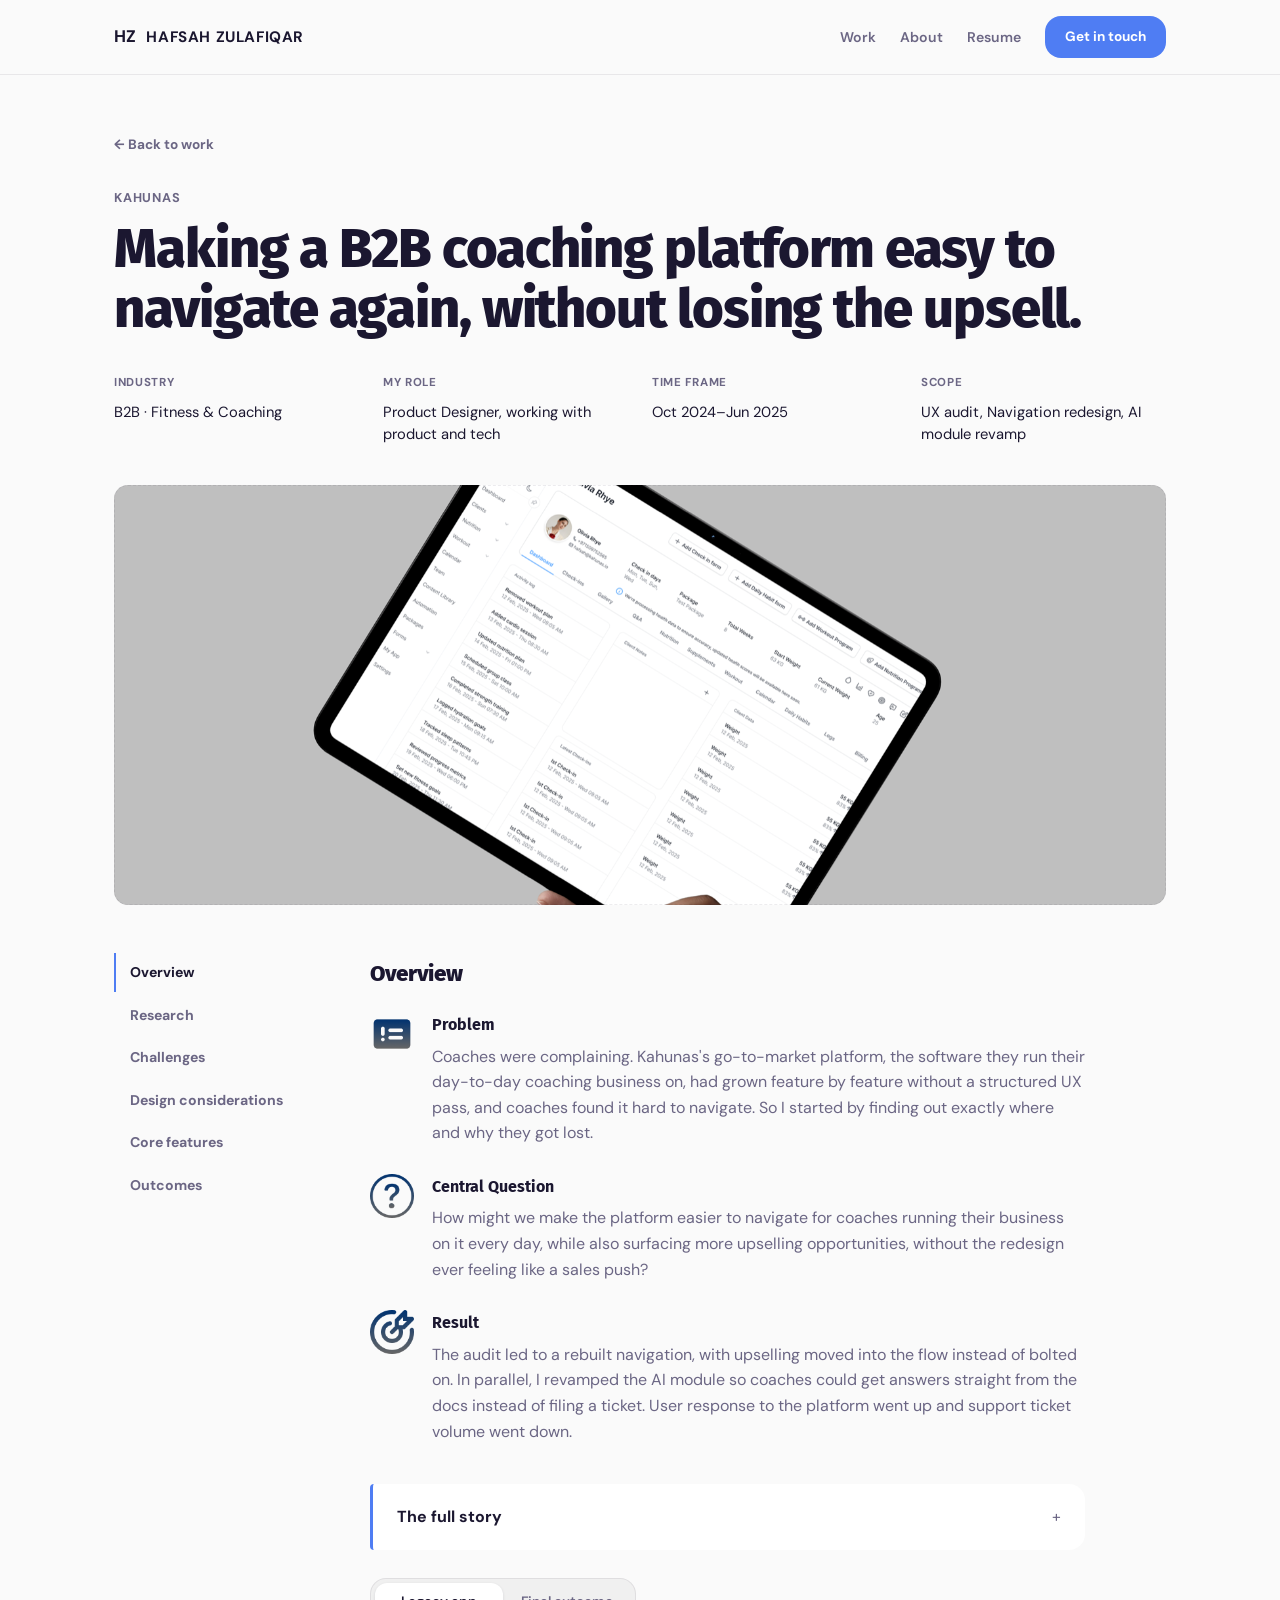
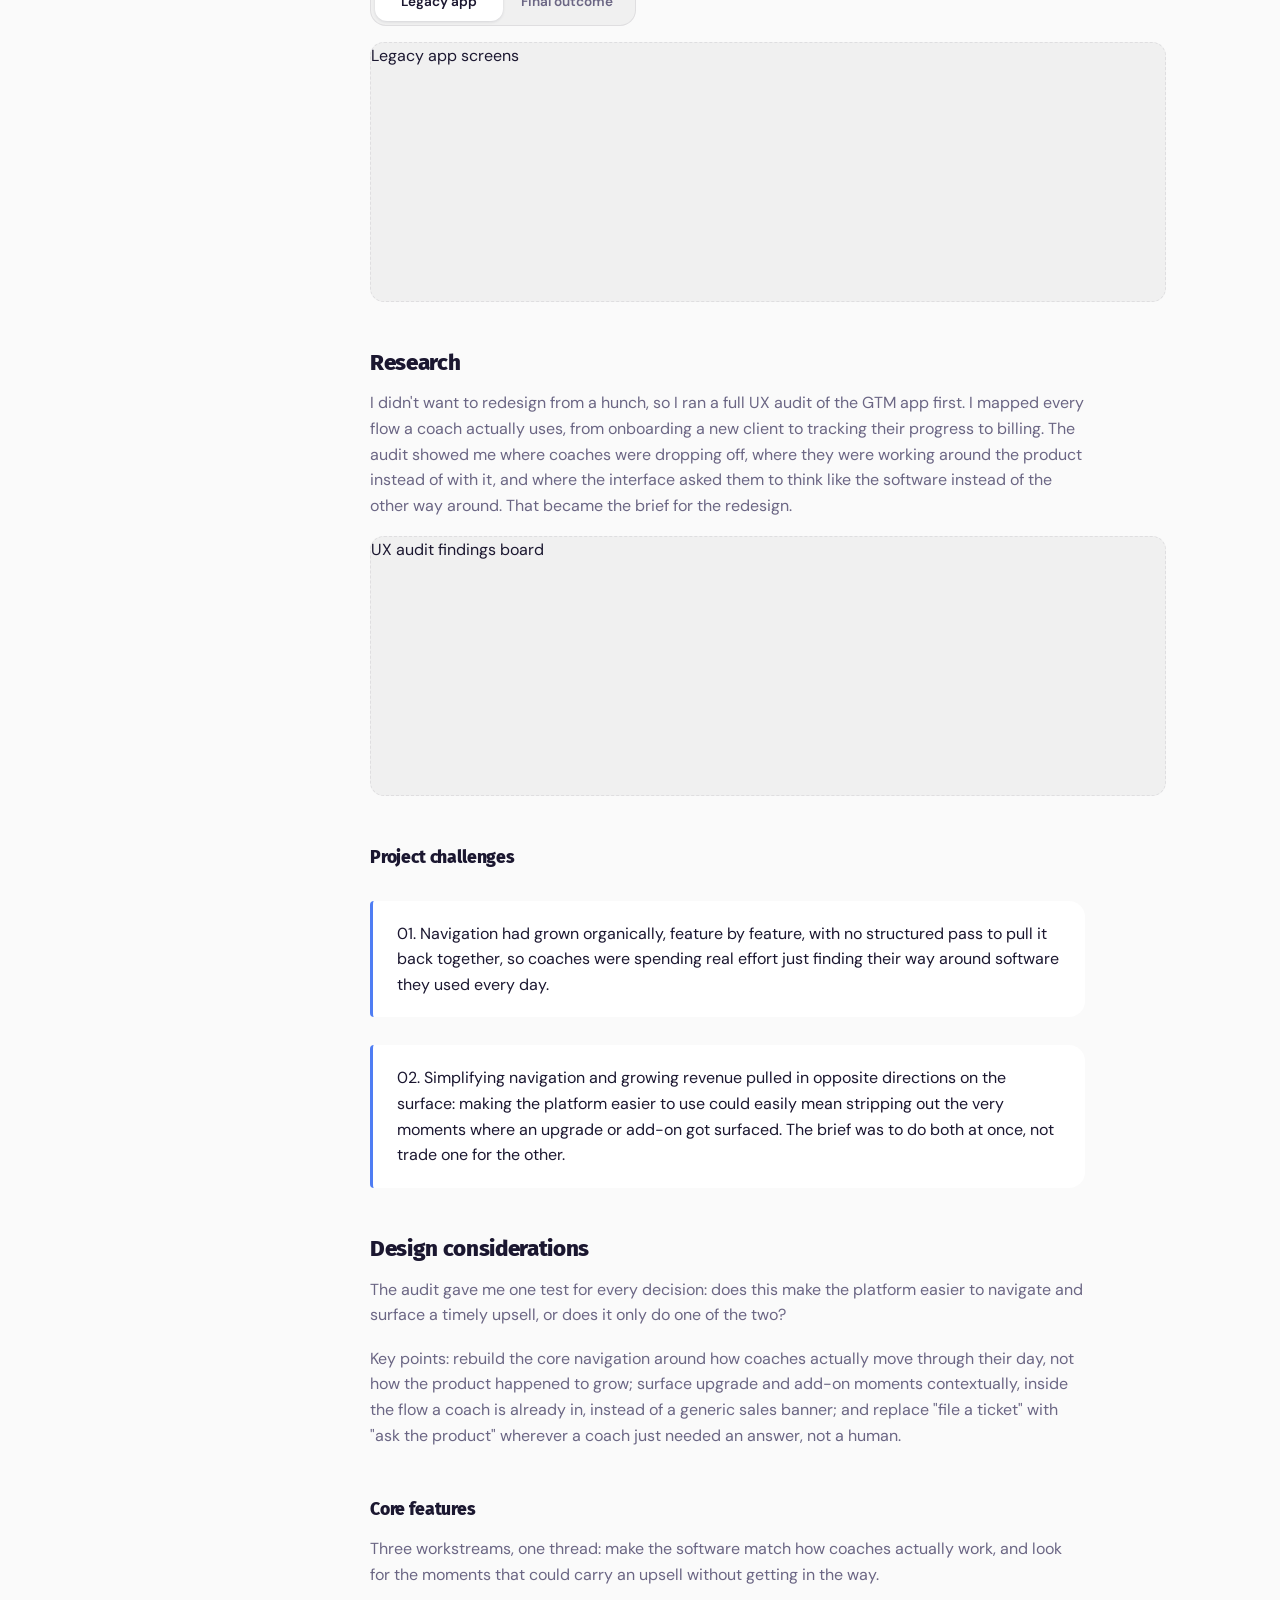
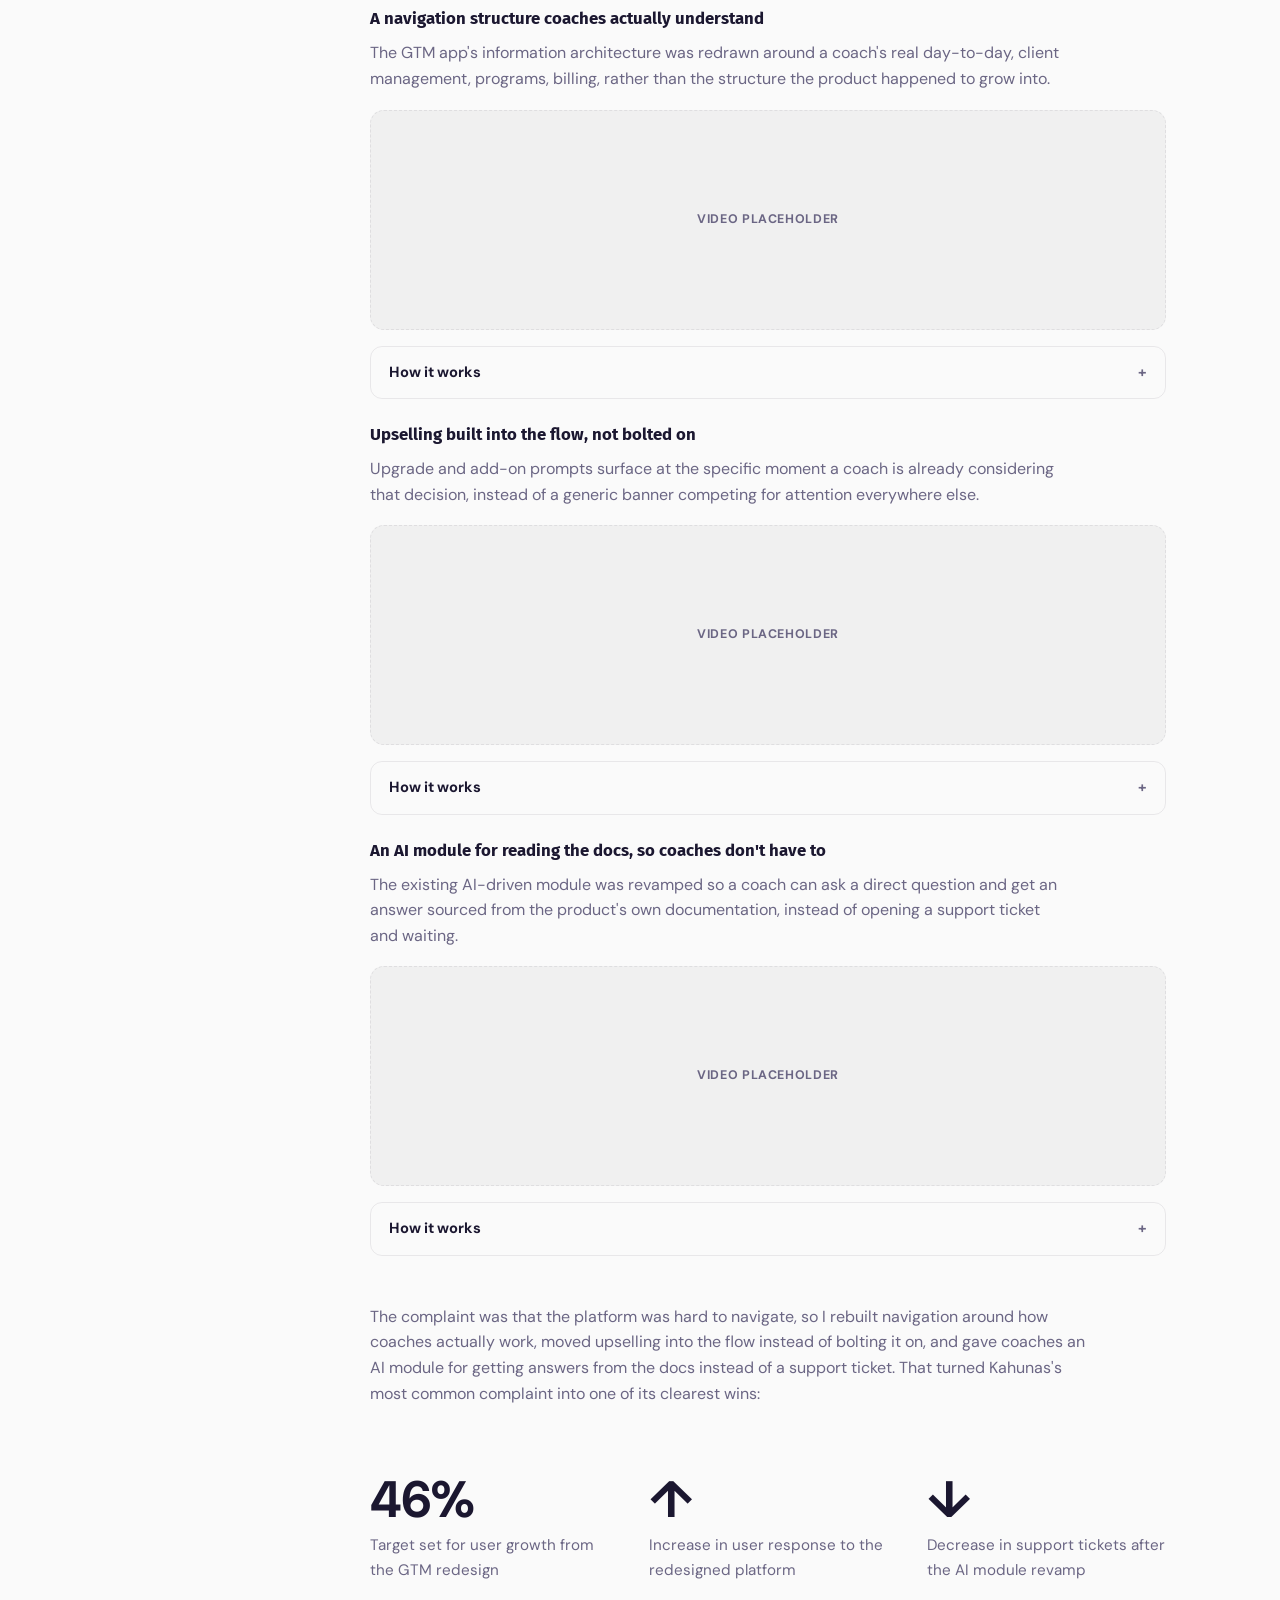
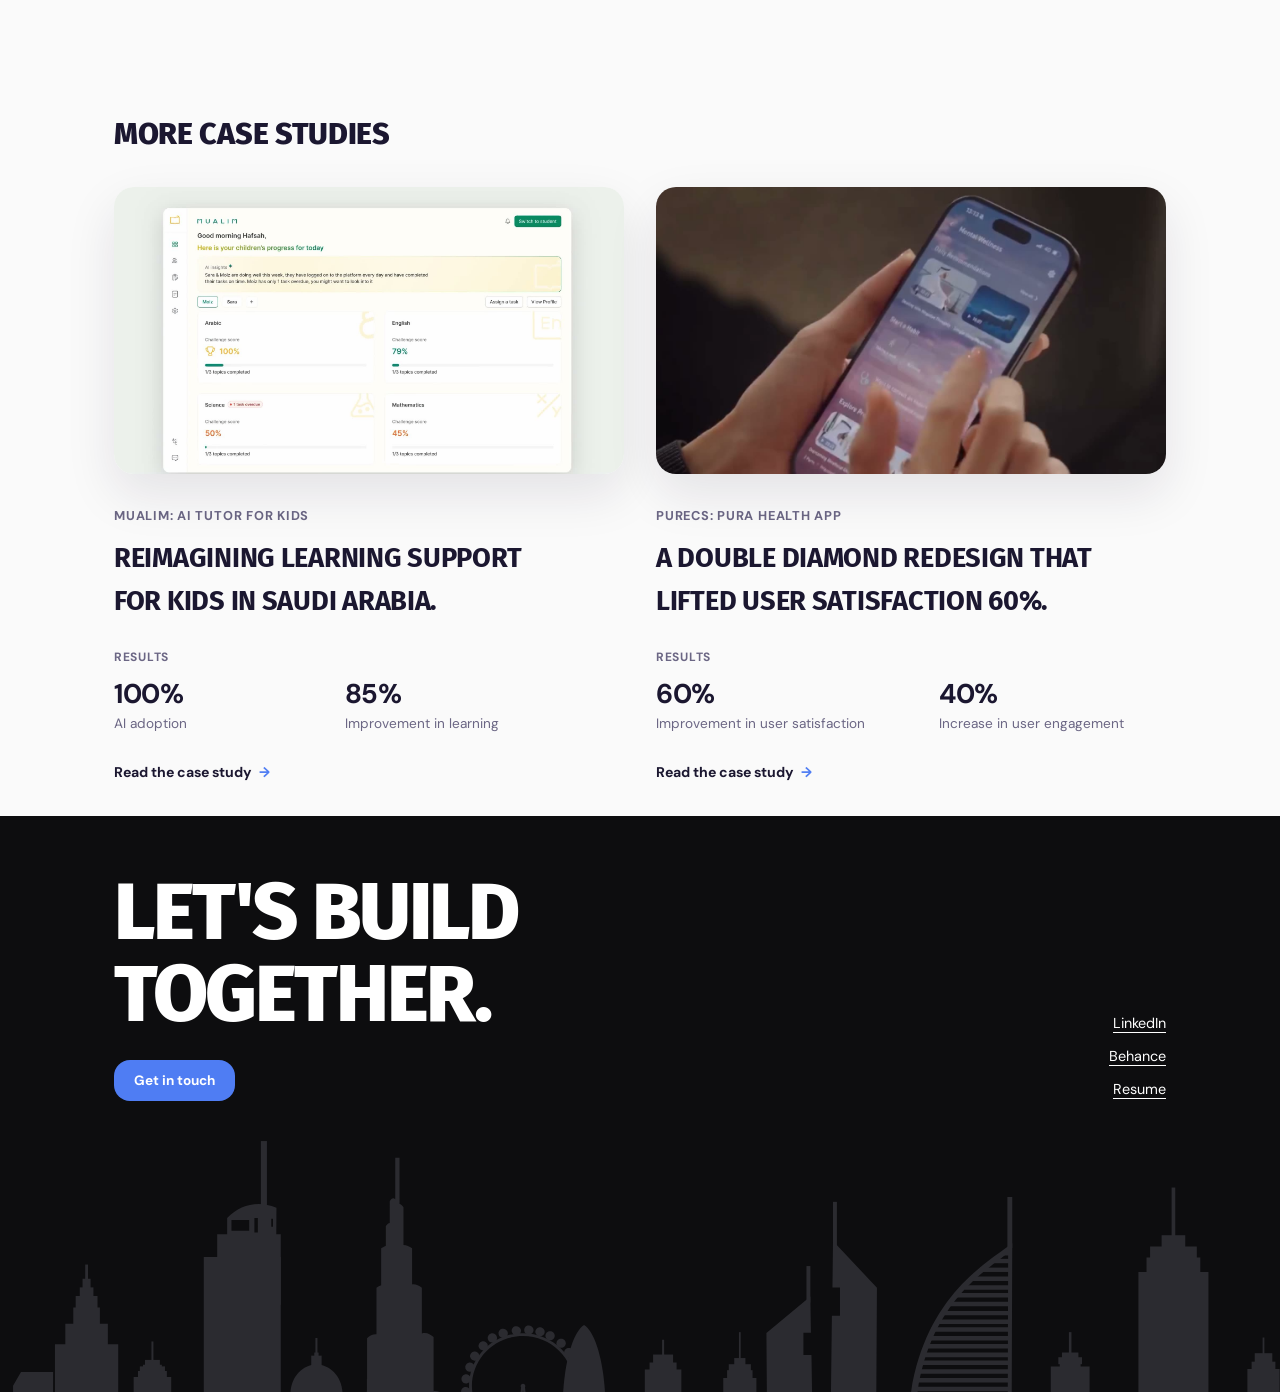
<file: work/b2b-coaches.html>
<!DOCTYPE html>
<html lang="en">
<head>
<meta charset="UTF-8">
<meta name="robots" content="noindex">
<link rel="icon" type="image/svg+xml" href="../assets/favicon.svg">
<meta name="viewport" content="width=device-width, initial-scale=1.0">
<title>Kahunas | Hafsah Zulafiqar</title>
<link rel="stylesheet" href="../styles.css?v=2026102901">
<link rel="preconnect" href="https://fonts.googleapis.com">
<link rel="preconnect" href="https://fonts.gstatic.com" crossorigin>
<link href="https://fonts.googleapis.com/css2?family=DM+Sans:wght@400;500;700&family=Fira+Sans:wght@400;700;800;900&display=swap" rel="stylesheet">
</head>
<body>

<header class="site-header">
  <div class="nav-capsule">
    <a href="../" class="logo">
      <span class="logo-avatar" aria-hidden="true">HZ</span>
      <span class="logo-name">Hafsah Zulafiqar</span>
    </a>
    <nav class="nav-links" aria-label="Main">
      <a href="../#case-studies">Work</a>
      <a href="../about.html">About</a>
      <a href="../resume.html">Resume</a>
    </nav>
    <div class="nav-right">
      <a href="mailto:hafsah.zulafiqar@gmail.com" class="nav-cta">Get in touch</a>
    </div>
  </div>
</header>

<main>
  <section class="case-hero">
    <div class="wrap">
      <a href="../#case-studies" class="breadcrumb">← Back to work</a>
      <p class="case-studies-kicker">Kahunas</p>
      <h1>Making a B2B coaching platform easy to navigate again, without losing the upsell.</h1>
      <dl class="case-meta-grid">
        <div><dt>Industry</dt><dd>B2B &middot; Fitness &amp; Coaching</dd></div>
        <div><dt>My role</dt><dd>Product Designer, working with product and tech</dd></div>
        <div><dt>Time frame</dt><dd>Oct 2024&ndash;Jun 2025</dd></div>
        <div><dt>Scope</dt><dd>UX audit, Navigation redesign, AI module revamp</dd></div>
      </dl>
    </div>
  </section>

  <div class="wrap">
    <div class="case-gallery-shot thumb-kahunas-hero" style="height:420px;margin-bottom:48px;" aria-hidden="true"></div>
  </div>

  <div class="wrap case-layout">
    <aside class="case-sidebar">
      <nav class="case-sidebar-nav">
        <a href="#overview" class="active">Overview</a>
        <a href="#research">Research</a>
        <a href="#challenges">Challenges</a>
        <a href="#design-considerations">Design considerations</a>
        <a href="#core-features">Core features</a>
        <a href="#outcomes">Outcomes</a>
      </nav>
    </aside>

    <article class="case-body">
      <section id="overview">
        <h2>Overview</h2>
        <ol class="case-steps">
          <li>
            <img class="case-step-icon" src="../assets/icons/step-problem.png" alt="" width="44" height="44">
            <div>
              <h4>Problem</h4>
              <p>Coaches were complaining. Kahunas's go-to-market platform, the software they run their day-to-day coaching business on, had grown feature by feature without a structured UX pass, and coaches found it hard to navigate. So I started by finding out exactly where and why they got lost.</p>
            </div>
          </li>
          <li>
            <img class="case-step-icon" src="../assets/icons/step-question.png" alt="" width="44" height="44">
            <div>
              <h4>Central Question</h4>
              <p>How might we make the platform easier to navigate for coaches running their business on it every day, while also surfacing more upselling opportunities, without the redesign ever feeling like a sales push?</p>
            </div>
          </li>
          <li>
            <img class="case-step-icon" src="../assets/icons/step-result.png" alt="" width="44" height="44">
            <div>
              <h4>Result</h4>
              <p>The audit led to a rebuilt navigation, with upselling moved into the flow instead of bolted on. In parallel, I revamped the AI module so coaches could get answers straight from the docs instead of filing a ticket. User response to the platform went up and support ticket volume went down.</p>
            </div>
          </li>
        </ol>
        <details class="case-callout case-story">
          <summary>The full story</summary>
          <p>I joined Kahunas as Product Designer in October 2024, with the GTM app as my first target: a product coaches relied on daily, but one that hadn't had a structured UX pass in some time. Rather than redesigning from a hunch, I ran a full UX audit first, mapping every flow a coach actually uses, from onboarding a new client to tracking their progress to billing, to find where coaches were dropping off or working around the product instead of with it.</p>
        </details>
        <div class="case-toggle" data-case-toggle>
          <div class="case-toggle-bar" role="tablist" aria-label="Overview view">
            <span class="case-toggle-thumb" aria-hidden="true"></span>
            <button type="button" role="tab" id="overview-tab-a" aria-selected="true" aria-controls="overview-panel-a">Legacy app</button>
            <button type="button" role="tab" id="overview-tab-b" aria-selected="false" aria-controls="overview-panel-b" tabindex="-1">Final outcome</button>
          </div>
          <div class="case-toggle-panels">
            <div class="case-toggle-panel is-active" role="tabpanel" id="overview-panel-a" aria-labelledby="overview-tab-a"><div class="case-gallery-shot" style="height:260px;" aria-hidden="true">Legacy app screens</div></div>
            <div class="case-toggle-panel" role="tabpanel" id="overview-panel-b" aria-labelledby="overview-tab-b"><div class="case-gallery-shot" style="height:260px;" aria-hidden="true">Final outcome screens</div></div>
          </div>
        </div>
      </section>

      <section id="research">
        <h2>Research</h2>
        <p>I didn't want to redesign from a hunch, so I ran a full UX audit of the GTM app first. I mapped every flow a coach actually uses, from onboarding a new client to tracking their progress to billing. The audit showed me where coaches were dropping off, where they were working around the product instead of with it, and where the interface asked them to think like the software instead of the other way around. That became the brief for the redesign.</p>
        <div class="case-gallery-shot" style="height:260px;" aria-hidden="true">UX audit findings board</div>
      </section>

      <section id="challenges">
        <h3>Project challenges</h3>
        <div class="case-callout">01. Navigation had grown organically, feature by feature, with no structured pass to pull it back together, so coaches were spending real effort just finding their way around software they used every day.</div>
        <div class="case-callout">02. Simplifying navigation and growing revenue pulled in opposite directions on the surface: making the platform easier to use could easily mean stripping out the very moments where an upgrade or add-on got surfaced. The brief was to do both at once, not trade one for the other.</div>
      </section>

      <section id="design-considerations">
        <h2>Design considerations</h2>
        <p>The audit gave me one test for every decision: does this make the platform easier to navigate and surface a timely upsell, or does it only do one of the two?</p>
        <p>Key points: rebuild the core navigation around how coaches actually move through their day, not how the product happened to grow; surface upgrade and add-on moments contextually, inside the flow a coach is already in, instead of a generic sales banner; and replace "file a ticket" with "ask the product" wherever a coach just needed an answer, not a human.</p>
      </section>

      <section id="core-features">
        <h3>Core features</h3>
        <p>Three workstreams, one thread: make the software match how coaches actually work, and look for the moments that could carry an upsell without getting in the way.</p>

        <div class="case-feature-block">
          <h4>A navigation structure coaches actually understand</h4>
          <p>The GTM app's information architecture was redrawn around a coach's real day-to-day, client management, programs, billing, rather than the structure the product happened to grow into.</p>
          <div class="case-gallery-shot case-feature-video" aria-hidden="true">Video placeholder</div>
          <details class="case-feature-expand">
            <summary>How it works</summary>
            <p>Flows that used to cross several disconnected sections were consolidated around the task a coach was actually trying to complete.</p>
          </details>
        </div>

        <div class="case-feature-block">
          <h4>Upselling built into the flow, not bolted on</h4>
          <p>Upgrade and add-on prompts surface at the specific moment a coach is already considering that decision, instead of a generic banner competing for attention everywhere else.</p>
          <div class="case-gallery-shot case-feature-video" aria-hidden="true">Video placeholder</div>
          <details class="case-feature-expand">
            <summary>How it works</summary>
            <p>Contextual prompts are tied to real usage signals, so the suggestion matches what the coach is already trying to do.</p>
          </details>
        </div>

        <div class="case-feature-block">
          <h4>An AI module for reading the docs, so coaches don't have to</h4>
          <p>The existing AI-driven module was revamped so a coach can ask a direct question and get an answer sourced from the product's own documentation, instead of opening a support ticket and waiting.</p>
          <div class="case-gallery-shot case-feature-video" aria-hidden="true">Video placeholder</div>
          <details class="case-feature-expand">
            <summary>How it works</summary>
            <p>The module's interaction model was simplified and made clearer about what it was doing and why at each step, which is what brought ticket volume down, not just the AI answer itself.</p>
          </details>
        </div>
      </section>

      <section id="outcomes">
        <p>The complaint was that the platform was hard to navigate, so I rebuilt navigation around how coaches actually work, moved upselling into the flow instead of bolting it on, and gave coaches an AI module for getting answers from the docs instead of a support ticket. That turned Kahunas's most common complaint into one of its clearest wins:</p>
        <div class="case-stats">
          <div class="case-stat">
            <p class="case-stat-num" data-count-to="50">50%</p>
            <p class="case-stat-text">Target set for user growth from the GTM redesign</p>
          </div>
          <div class="case-stat">
            <p class="case-stat-num">&uarr;</p>
            <p class="case-stat-text">Increase in user response to the redesigned platform</p>
          </div>
          <div class="case-stat">
            <p class="case-stat-num">&darr;</p>
            <p class="case-stat-text">Decrease in support tickets after the AI module revamp</p>
          </div>
        </div>
      </section>
    </article>
  </div>

  <section class="wrap next-cases" aria-labelledby="next-cases-title">
    <h2 class="next-cases-title" id="next-cases-title">More case studies</h2>
    <div class="next-cases-grid">
      <article class="next-case">
        <div class="case-studies-media" aria-hidden="true"><video class="case-video-fill" src="../assets/mualim/intro.mp4" poster="../assets/mualim/intro-poster.jpg" muted loop playsinline preload="none"></video></div>
        <div class="case-studies-info">
          <p class="case-studies-kicker">Mualim: AI Tutor for Kids</p>
          <h3 class="case-studies-title">Reimagining learning support for kids in Saudi Arabia.</h3>
          <div class="case-studies-results">
            <p class="case-studies-results-label">Results</p>
            <div class="case-studies-results-grid"><div class="case-studies-result"><span class="case-studies-stat">100%</span><span class="case-studies-stat-label">AI adoption</span></div><div class="case-studies-result"><span class="case-studies-stat">85%</span><span class="case-studies-stat-label">Improvement in learning</span></div></div>
          </div>
          <a href="ai-tutor-ksa.html" class="project-link">Read the case study <span class="arrow">→</span></a>
        </div>
      </article>
      <article class="next-case">
        <div class="case-studies-media" aria-hidden="true"><video class="case-video-fill" src="../assets/purecs/intro.mp4" poster="../assets/purecs/intro-poster.jpg" muted loop playsinline preload="none"></video></div>
        <div class="case-studies-info">
          <p class="case-studies-kicker">PureCS: Pura Health App</p>
          <h3 class="case-studies-title">A Double Diamond redesign that lifted user satisfaction 60%.</h3>
          <div class="case-studies-results">
            <p class="case-studies-results-label">Results</p>
            <div class="case-studies-results-grid"><div class="case-studies-result"><span class="case-studies-stat">60%</span><span class="case-studies-stat-label">Improvement in user satisfaction</span></div><div class="case-studies-result"><span class="case-studies-stat">40%</span><span class="case-studies-stat-label">Increase in user engagement</span></div></div>
          </div>
          <a href="pura-health-redesign.html" class="project-link">Read the case study <span class="arrow">→</span></a>
        </div>
      </article>
    </div>
  </section>
</main>

<footer class="site-footer">
  <div class="wrap footer-top">
    <div class="footer-cta">
      <h2 class="footer-heading">Let's build together.</h2>
      <a href="mailto:hafsah.zulafiqar@gmail.com" class="btn btn-primary">Get in touch</a>
    </div>
    <nav class="footer-links" aria-label="Elsewhere">
      <a href="https://www.linkedin.com/in/hafsah-zulafiqar-51a7b5165/" target="_blank" rel="noopener noreferrer">LinkedIn</a>
      <a href="https://www.behance.net/hafsahzapp19e9" target="_blank" rel="noopener noreferrer">Behance</a>
      <a href="../resume.pdf" target="_blank" rel="noopener noreferrer">Resume</a>
    </nav>
  </div>
  <div class="footer-skyline" aria-hidden="true"></div>
</footer>



<script src="../script.js?v=2026102901"></script>
</body>
</html>
</file>
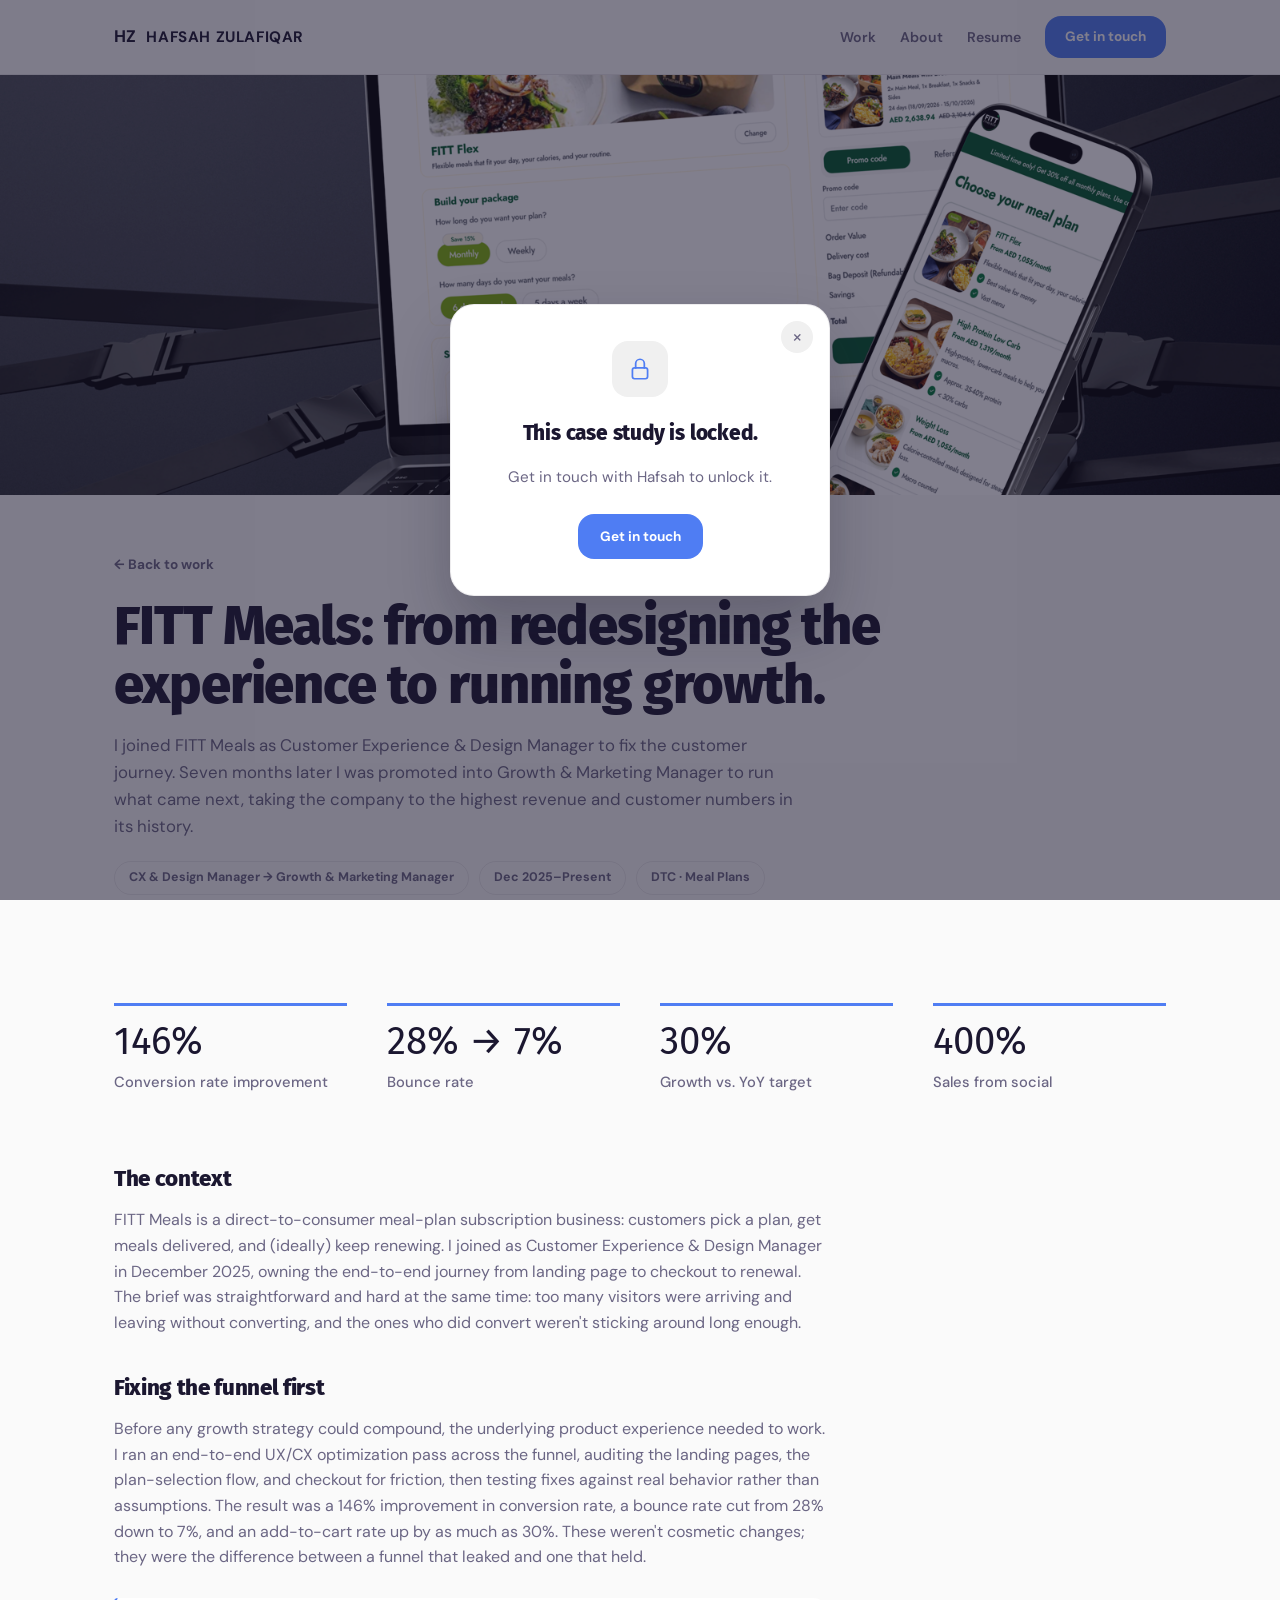
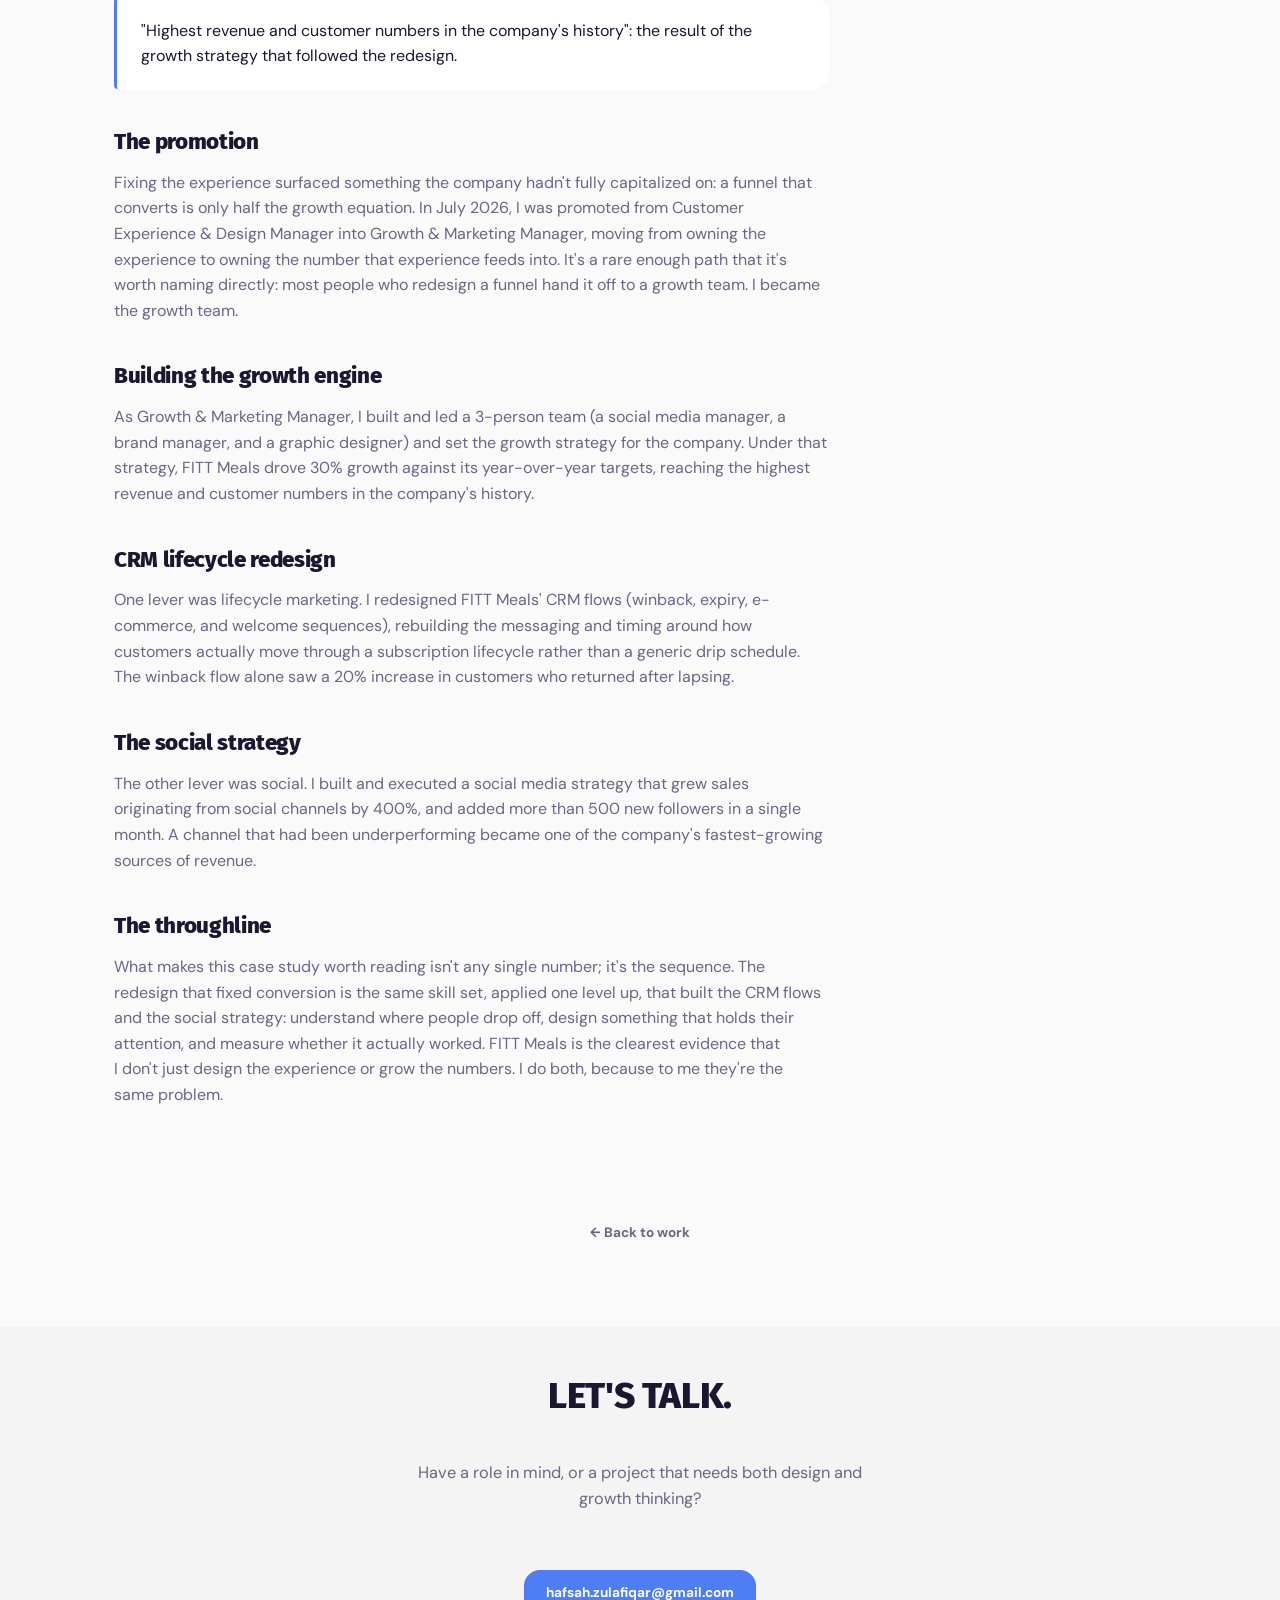
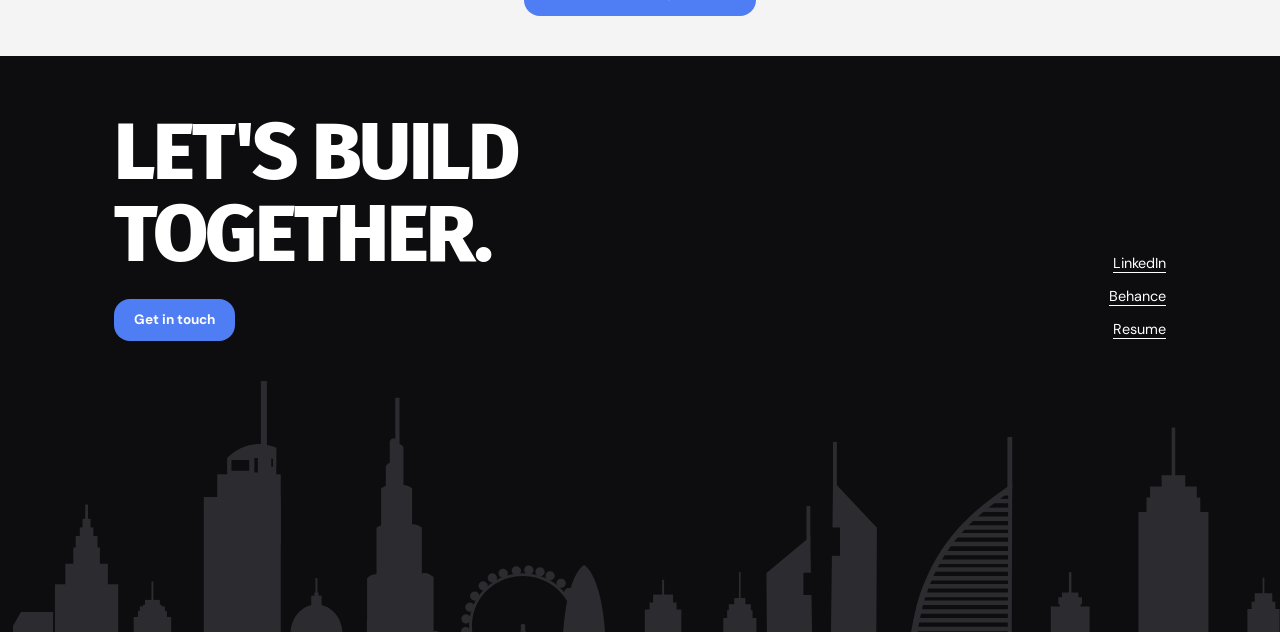
<file: work/dtc-meal-plans.html>
<!DOCTYPE html>
<html lang="en">
<head>
<meta charset="UTF-8">
<meta name="robots" content="noindex">
<link rel="icon" type="image/svg+xml" href="../assets/favicon.svg">
<meta name="viewport" content="width=device-width, initial-scale=1.0">
<title>FITT Meals | Hafsah Zulafiqar</title>
<link rel="stylesheet" href="../styles.css?v=2026102901">
<link rel="preconnect" href="https://fonts.googleapis.com">
<link rel="preconnect" href="https://fonts.gstatic.com" crossorigin>
<link href="https://fonts.googleapis.com/css2?family=DM+Sans:wght@400;500;700&family=Fira+Sans:wght@400;700;800;900&display=swap" rel="stylesheet">
</head>
<body>

<header class="site-header">
  <div class="nav-capsule">
    <a href="../" class="logo">
      <span class="logo-avatar" aria-hidden="true">HZ</span>
      <span class="logo-name">Hafsah Zulafiqar</span>
    </a>
    <nav class="nav-links" aria-label="Main">
      <a href="../#case-studies">Work</a>
      <a href="../about.html">About</a>
      <a href="../resume.html">Resume</a>
    </nav>
    <div class="nav-right">
      <a href="mailto:hafsah.zulafiqar@gmail.com" class="nav-cta">Get in touch</a>
    </div>
  </div>
</header>

<section class="case-hero-image thumb-fitt-hero" aria-hidden="true"></section>

<main>
  <section class="case-hero">
    <div class="wrap">
      <a href="../#case-studies" class="breadcrumb">← Back to work</a>
      <h1>FITT Meals: from redesigning the experience to running growth.</h1>
      <p class="case-summary">I joined FITT Meals as Customer Experience &amp; Design Manager to fix the customer journey. Seven months later I was promoted into Growth &amp; Marketing Manager to run what came next, taking the company to the highest revenue and customer numbers in its history.</p>
      <div class="case-meta">
        <span>CX &amp; Design Manager → Growth &amp; Marketing Manager</span>
        <span>Dec 2025–Present</span>
        <span>DTC · Meal Plans</span>
      </div>
    </div>
  </section>

  <section class="wrap">
    <div class="case-stats">
      <div class="stat-item"><span class="stat-number">146%</span><span class="stat-label">Conversion rate improvement</span></div>
      <div class="stat-item"><span class="stat-number">28% → 7%</span><span class="stat-label">Bounce rate</span></div>
      <div class="stat-item"><span class="stat-number">30%</span><span class="stat-label">Growth vs. YoY target</span></div>
      <div class="stat-item"><span class="stat-number">400%</span><span class="stat-label">Sales from social</span></div>
    </div>
  </section>

  <article class="wrap case-body">
    <h2>The context</h2>
    <p>FITT Meals is a direct-to-consumer meal-plan subscription business: customers pick a plan, get meals delivered, and (ideally) keep renewing. I joined as Customer Experience &amp; Design Manager in December 2025, owning the end-to-end journey from landing page to checkout to renewal. The brief was straightforward and hard at the same time: too many visitors were arriving and leaving without converting, and the ones who did convert weren't sticking around long enough.</p>

    <h2>Fixing the funnel first</h2>
    <p>Before any growth strategy could compound, the underlying product experience needed to work. I ran an end-to-end UX/CX optimization pass across the funnel, auditing the landing pages, the plan-selection flow, and checkout for friction, then testing fixes against real behavior rather than assumptions. The result was a 146% improvement in conversion rate, a bounce rate cut from 28% down to 7%, and an add-to-cart rate up by as much as 30%. These weren't cosmetic changes; they were the difference between a funnel that leaked and one that held.</p>

    <div class="case-callout">"Highest revenue and customer numbers in the company's history": the result of the growth strategy that followed the redesign.</div>

    <h2>The promotion</h2>
    <p>Fixing the experience surfaced something the company hadn't fully capitalized on: a funnel that converts is only half the growth equation. In July 2026, I was promoted from Customer Experience &amp; Design Manager into Growth &amp; Marketing Manager, moving from owning the experience to owning the number that experience feeds into. It's a rare enough path that it's worth naming directly: most people who redesign a funnel hand it off to a growth team. I became the growth team.</p>

    <h2>Building the growth engine</h2>
    <p>As Growth &amp; Marketing Manager, I built and led a 3-person team (a social media manager, a brand manager, and a graphic designer) and set the growth strategy for the company. Under that strategy, FITT Meals drove 30% growth against its year-over-year targets, reaching the highest revenue and customer numbers in the company's history.</p>

    <h2>CRM lifecycle redesign</h2>
    <p>One lever was lifecycle marketing. I redesigned FITT Meals' CRM flows (winback, expiry, e-commerce, and welcome sequences), rebuilding the messaging and timing around how customers actually move through a subscription lifecycle rather than a generic drip schedule. The winback flow alone saw a 20% increase in customers who returned after lapsing.</p>

    <h2>The social strategy</h2>
    <p>The other lever was social. I built and executed a social media strategy that grew sales originating from social channels by 400%, and added more than 500 new followers in a single month. A channel that had been underperforming became one of the company's fastest-growing sources of revenue.</p>

    <h2>The throughline</h2>
    <p>What makes this case study worth reading isn't any single number; it's the sequence. The redesign that fixed conversion is the same skill set, applied one level up, that built the CRM flows and the social strategy: understand where people drop off, design something that holds their attention, and measure whether it actually worked. FITT Meals is the clearest evidence that I don't just design the experience or grow the numbers. I do both, because to me they're the same problem.</p>
  </article>

  <nav class="wrap case-nav" style="justify-content:center;">
    <a href="../#case-studies" class="breadcrumb">← Back to work</a>
  </nav>

  <section class="section section-alt" id="contact">
    <div class="wrap resume-inner">
      <h2 class="section-title">Let's talk.</h2>
      <p class="section-lede" style="margin-left:auto;margin-right:auto;">Have a role in mind, or a project that needs both design and growth thinking?</p>
      <a href="mailto:hafsah.zulafiqar@gmail.com" class="btn btn-primary big">hafsah.zulafiqar@gmail.com</a>
    </div>
  </section>
</main>

<footer class="site-footer">
  <div class="wrap footer-top">
    <div class="footer-cta">
      <h2 class="footer-heading">Let's build together.</h2>
      <a href="mailto:hafsah.zulafiqar@gmail.com" class="btn btn-primary">Get in touch</a>
    </div>
    <nav class="footer-links" aria-label="Elsewhere">
      <a href="https://www.linkedin.com/in/hafsah-zulafiqar-51a7b5165/" target="_blank" rel="noopener noreferrer">LinkedIn</a>
      <a href="https://www.behance.net/hafsahzapp19e9" target="_blank" rel="noopener noreferrer">Behance</a>
      <a href="../resume.pdf" target="_blank" rel="noopener noreferrer">Resume</a>
    </nav>
  </div>
  <div class="footer-skyline" aria-hidden="true"></div>
</footer>

<!-- This case study is locked (WIP): script.js opens this automatically on
     load (data-auto-open) and sends any dismissal back to the homepage,
     rather than ever revealing the page content above. -->
<div class="lock-modal" id="lock-modal" hidden data-auto-open="../">
  <div class="lock-modal-backdrop" data-lock-close></div>
  <div class="lock-modal-card" role="dialog" aria-modal="true" aria-labelledby="lock-modal-title">
    <button type="button" class="lock-modal-close" data-lock-close aria-label="Close">&times;</button>
    <div class="lock-modal-icon" aria-hidden="true">
      <svg viewBox="0 0 24 24" fill="none" stroke="currentColor" stroke-width="1.6" stroke-linecap="round" stroke-linejoin="round"><rect x="5" y="11" width="14" height="10" rx="2"></rect><path d="M8 11V7a4 4 0 0 1 8 0v4"></path></svg>
    </div>
    <h3 id="lock-modal-title">This case study is locked.</h3>
    <p>Get in touch with Hafsah to unlock it.</p>
    <a href="mailto:hafsah.zulafiqar@gmail.com" class="btn btn-primary">Get in touch</a>
  </div>
</div>


<script src="../script.js?v=2026102901"></script>
</body>
</html>
</file>
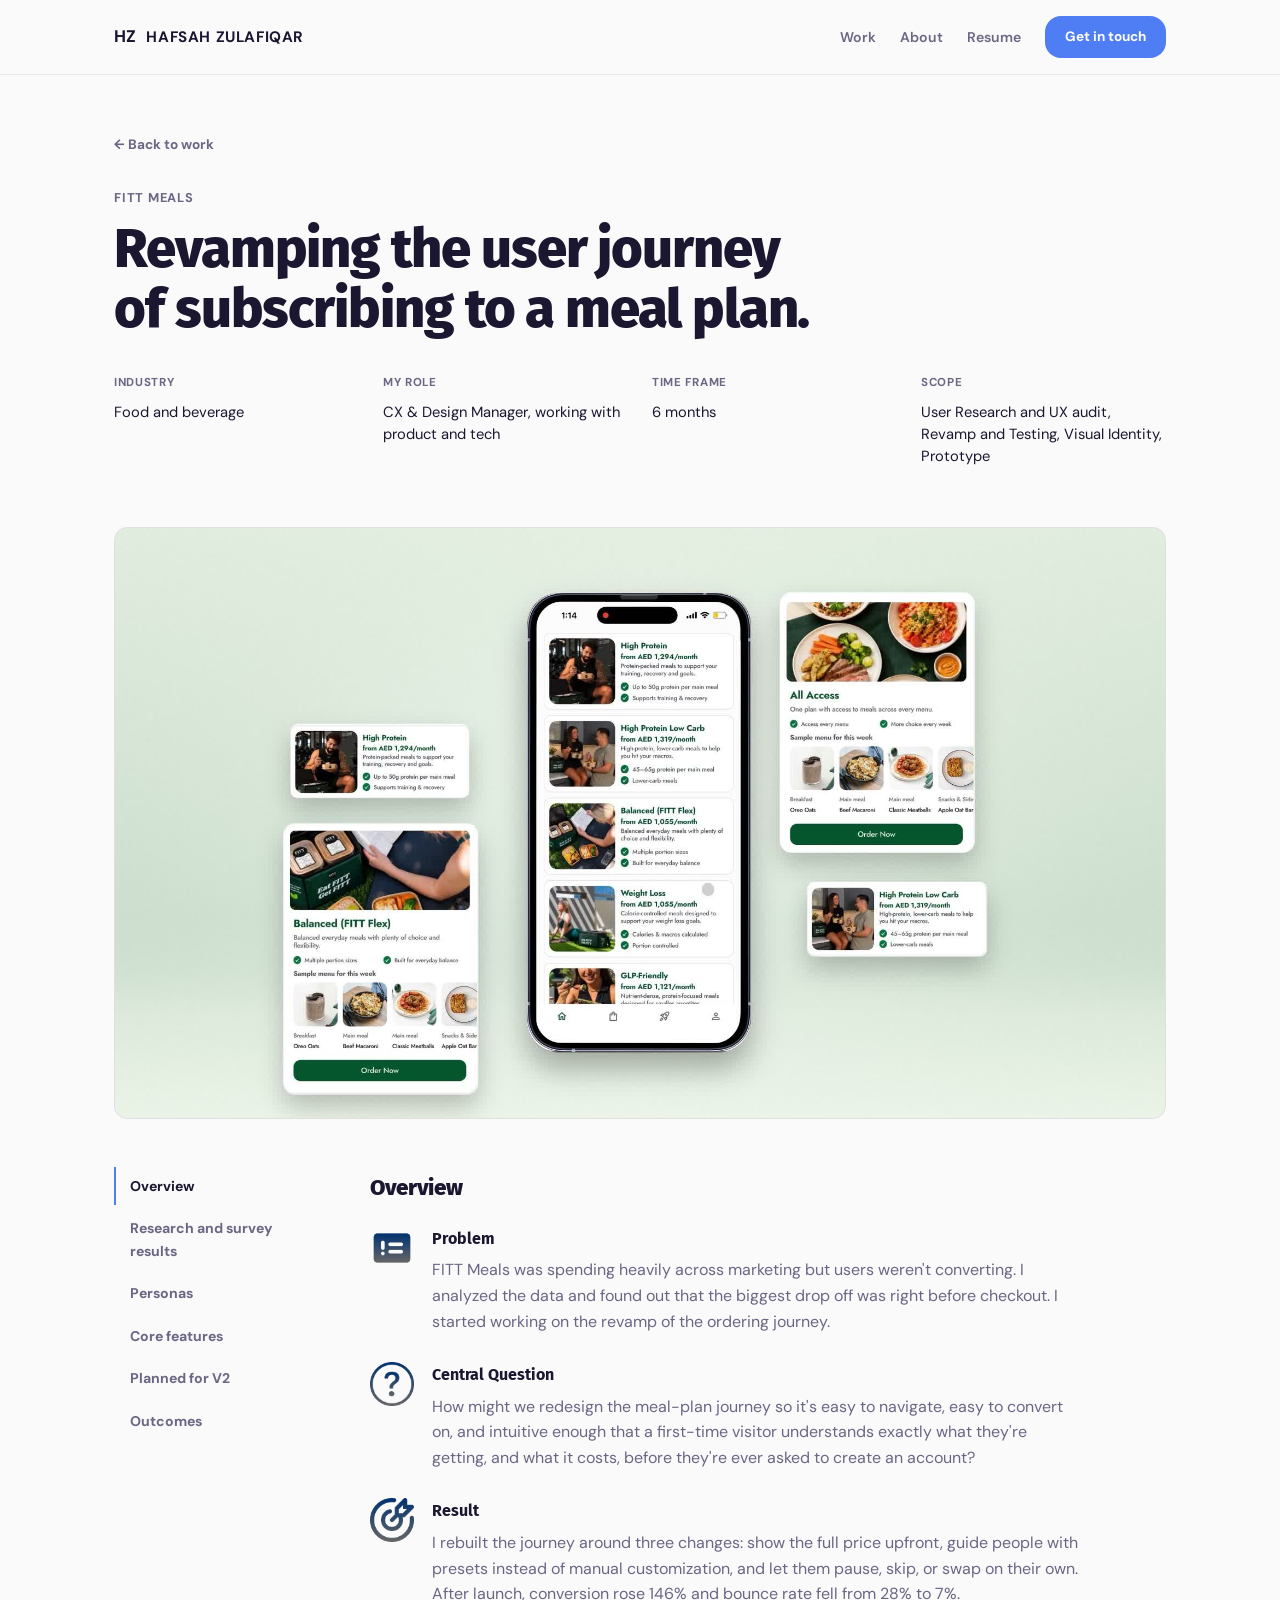
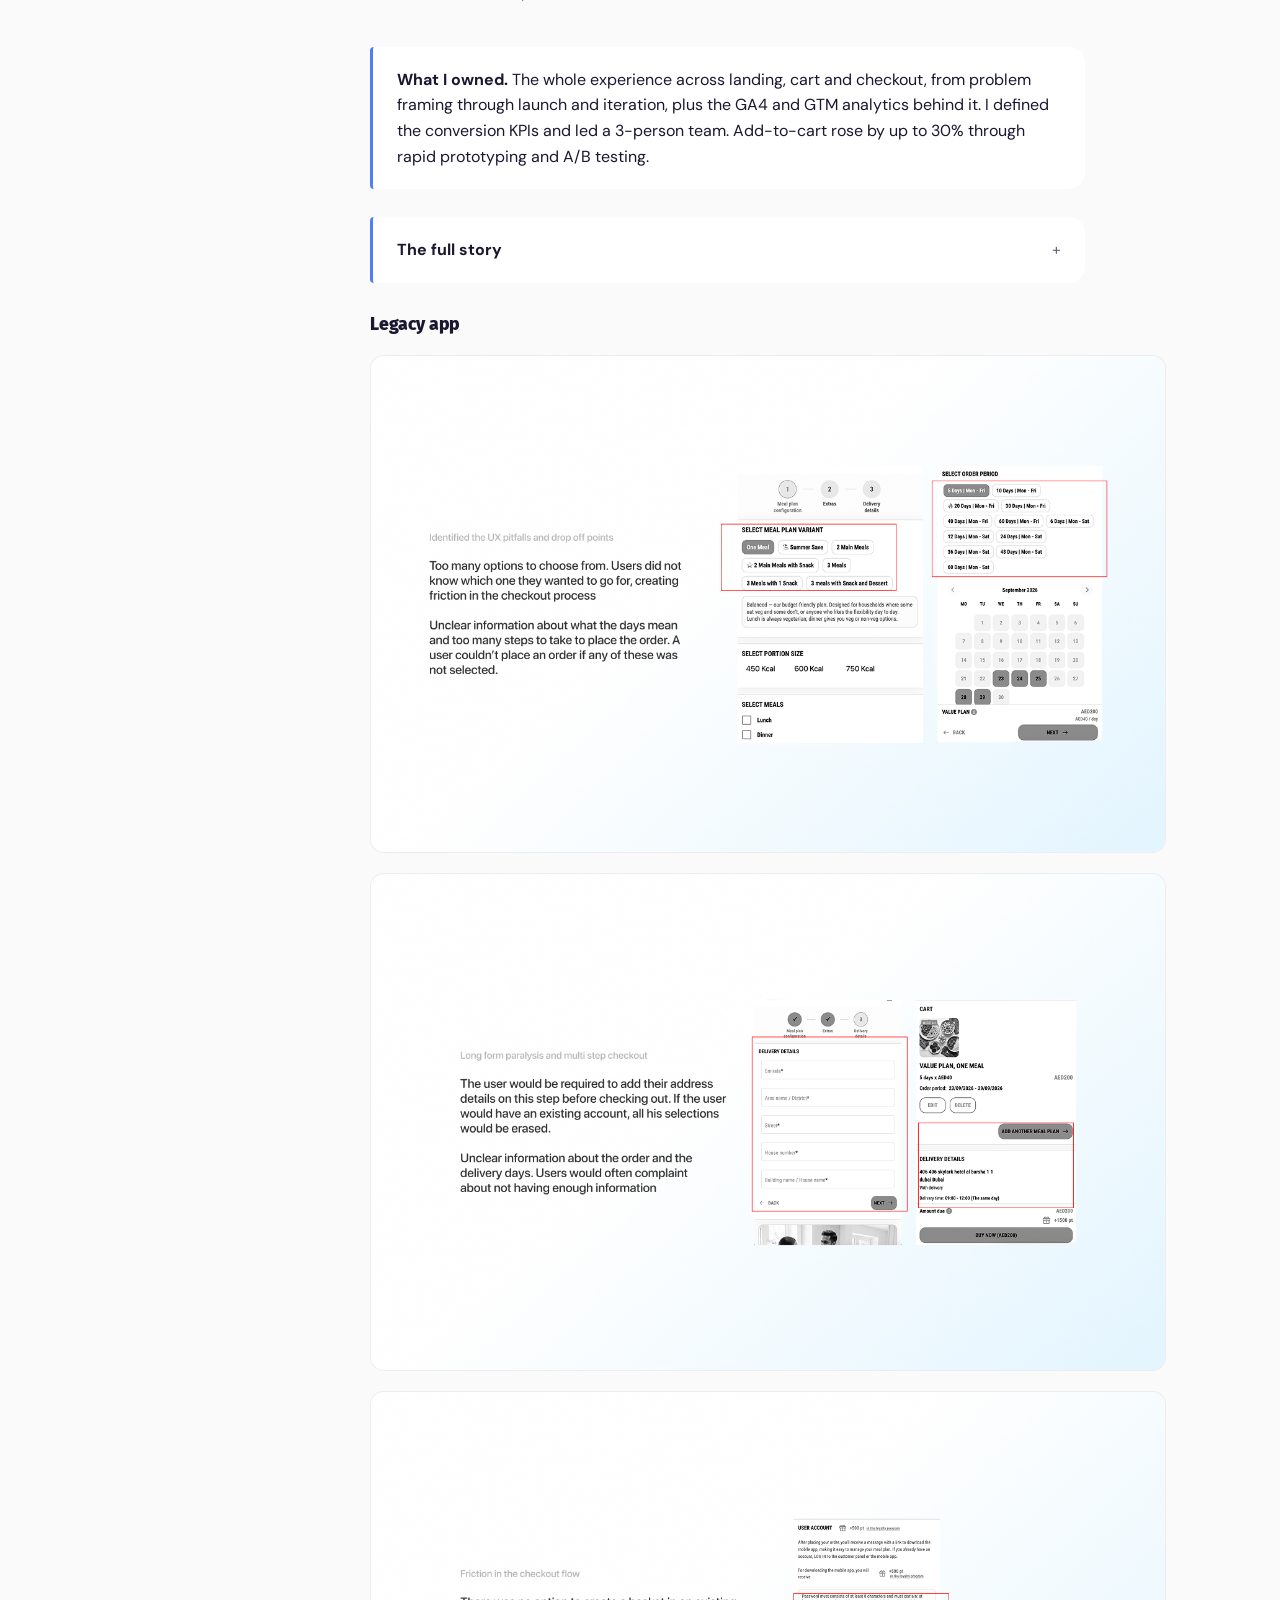
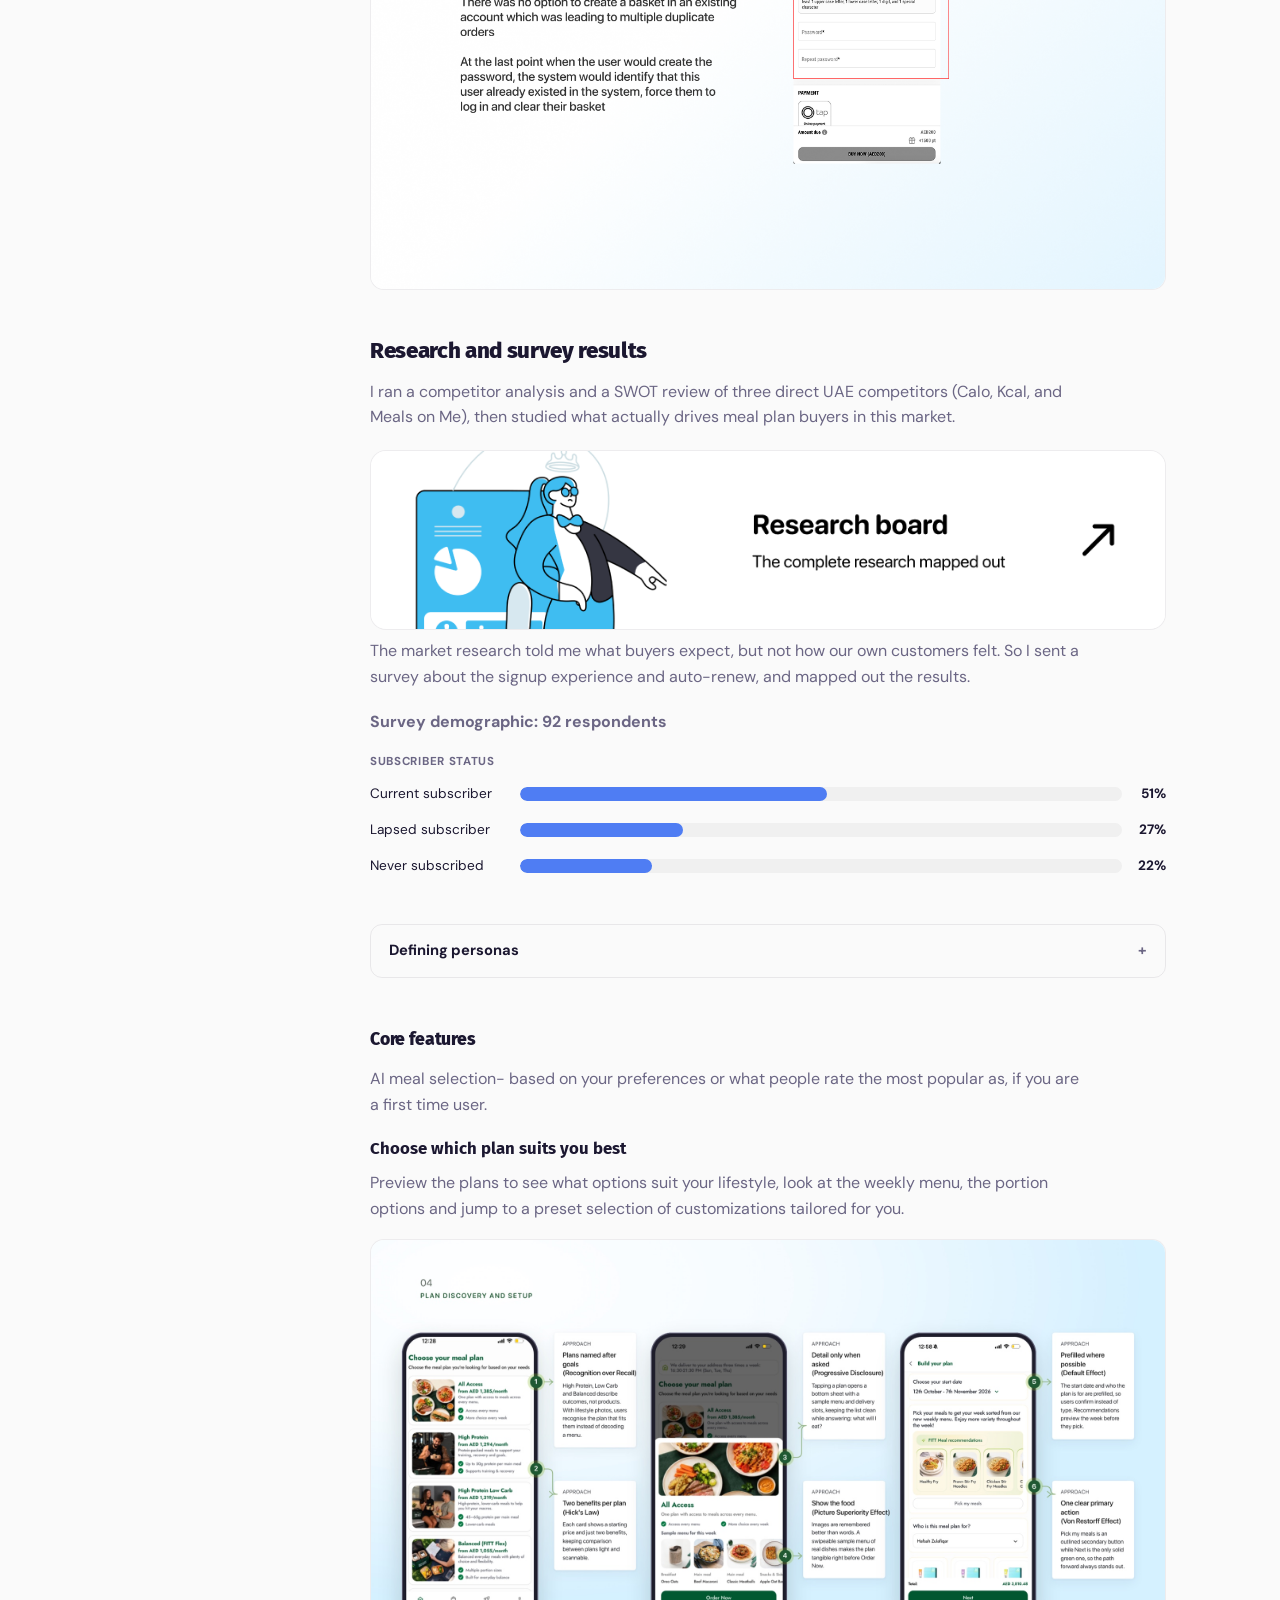
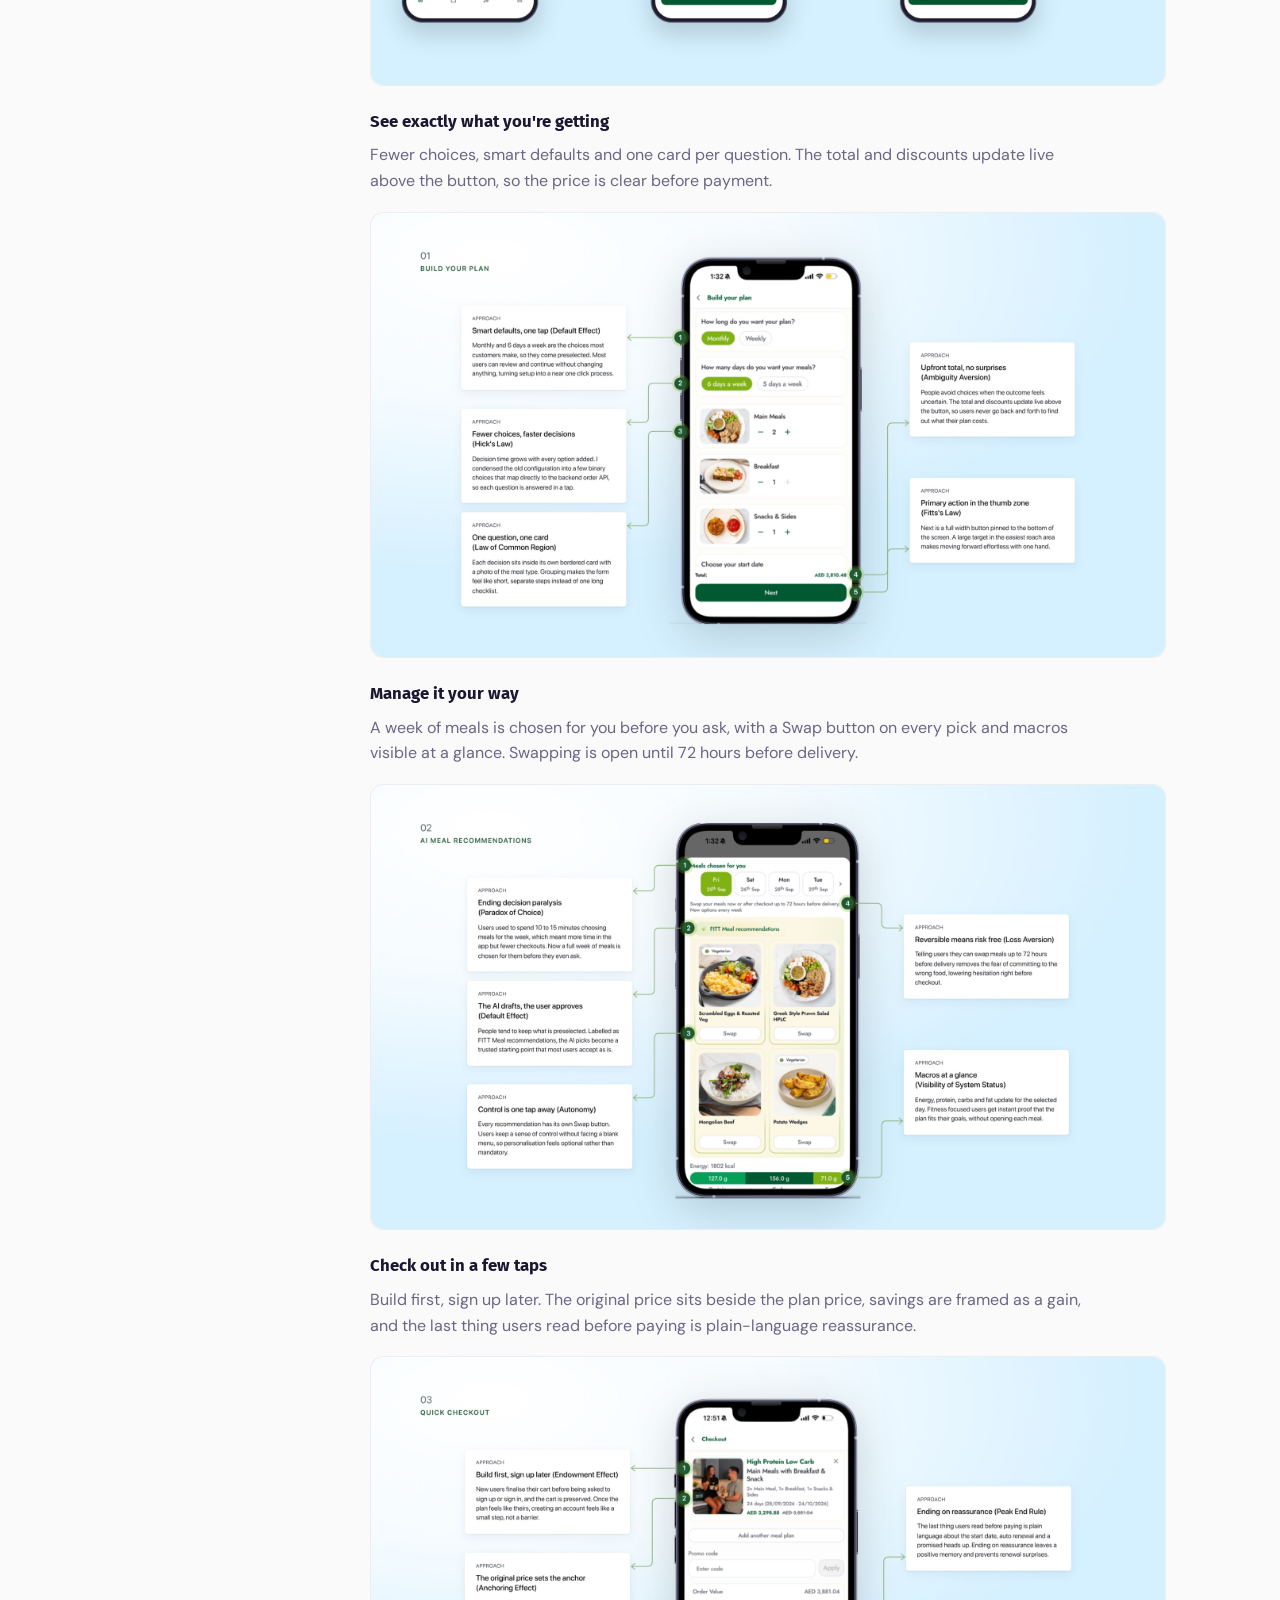
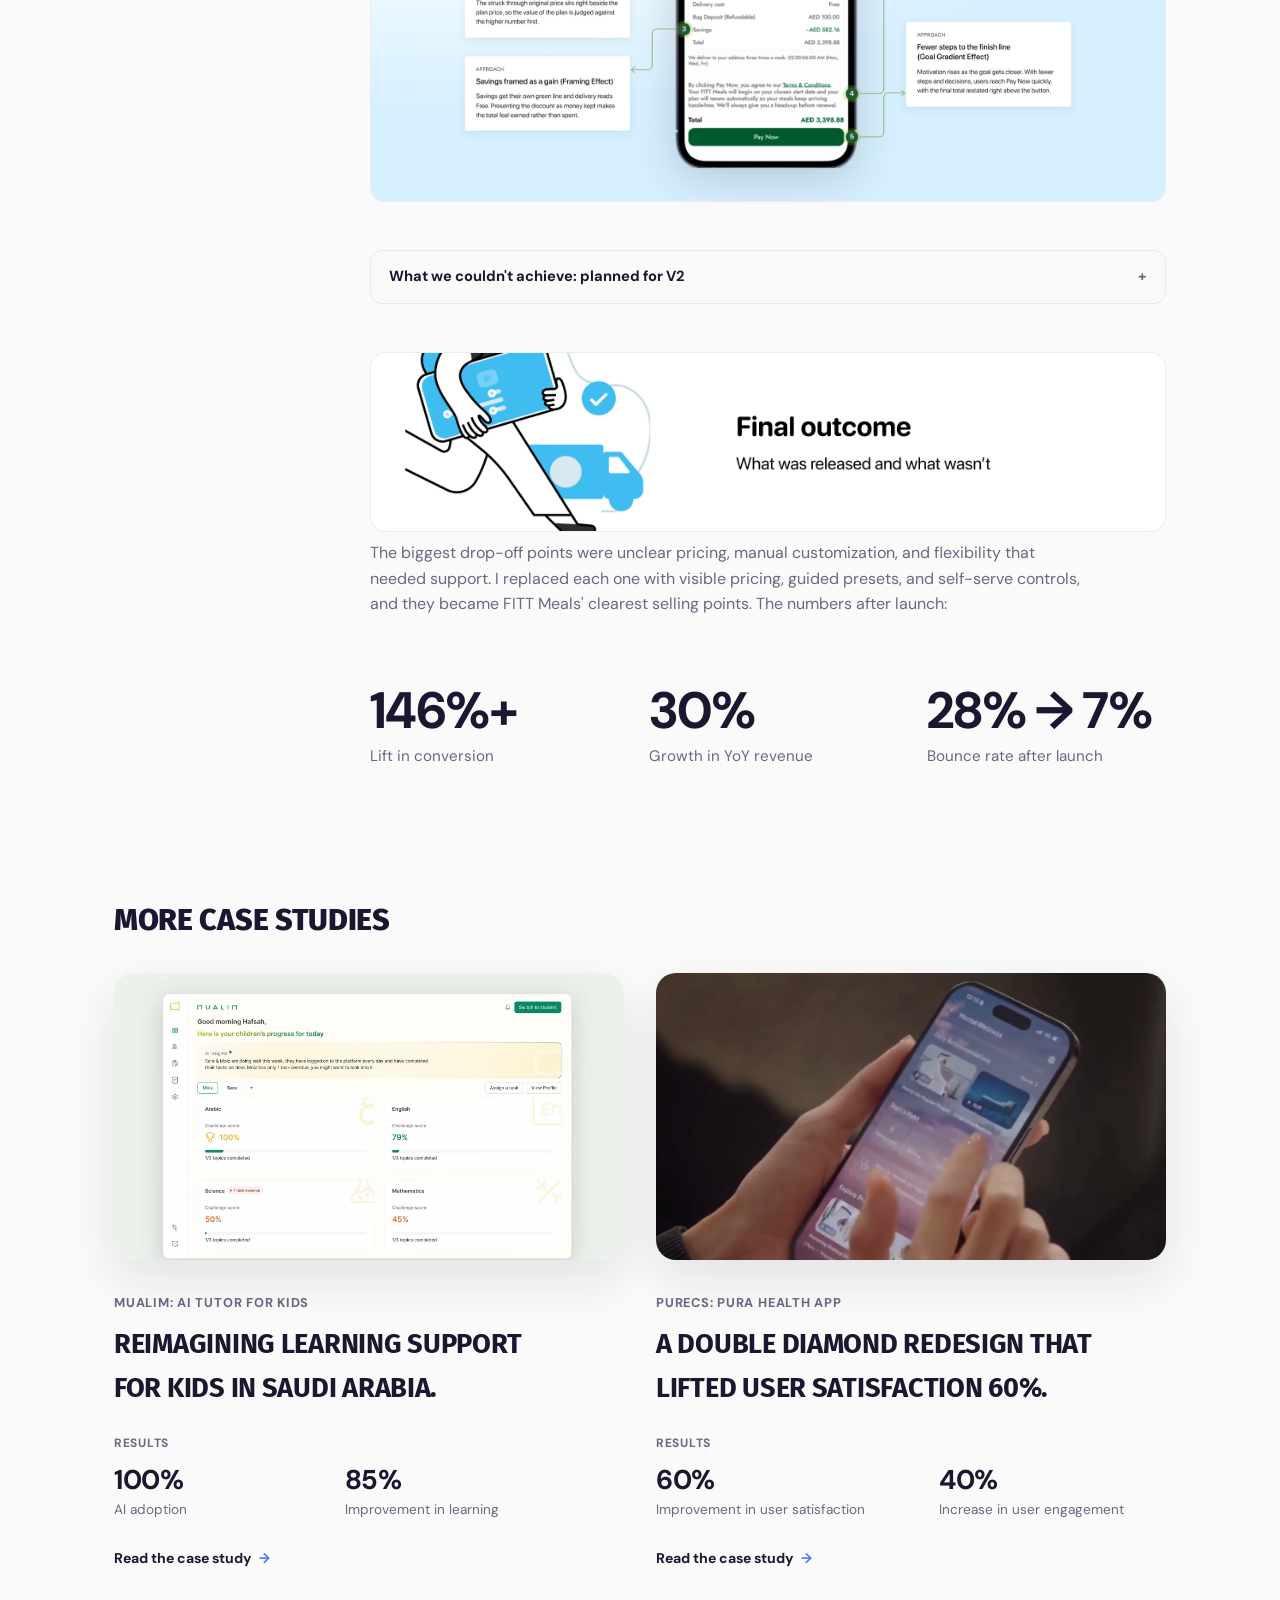
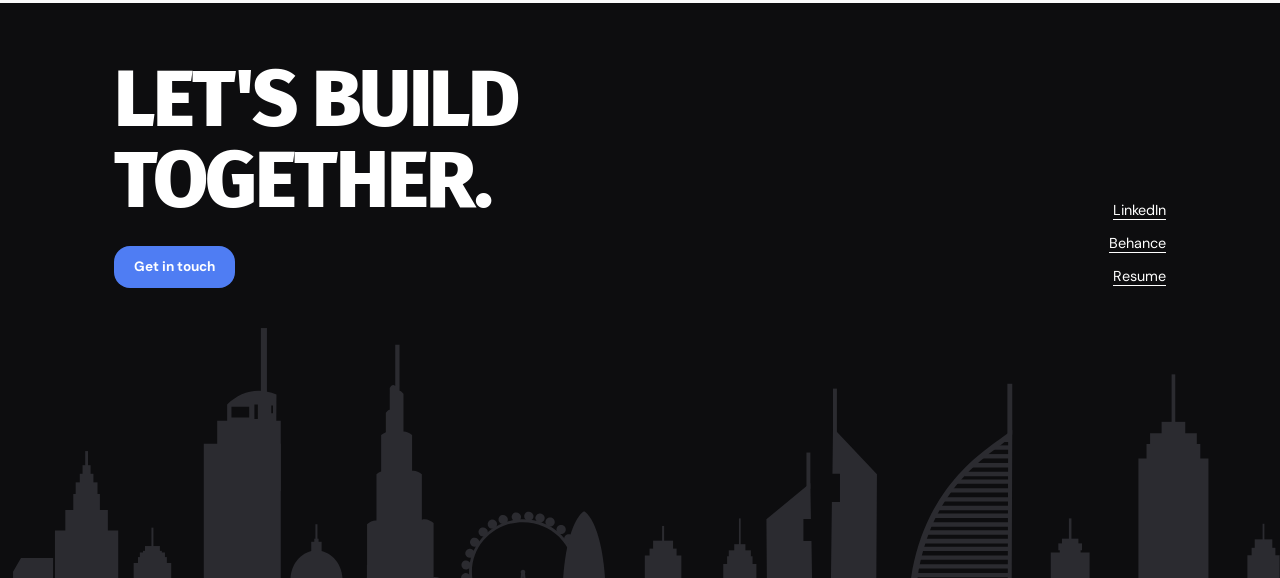
<file: work/fitt-subscription-journey.html>
<!DOCTYPE html>
<html lang="en">
<head>
<meta charset="UTF-8">
<link rel="icon" type="image/svg+xml" href="../assets/favicon.svg">
<meta name="viewport" content="width=device-width, initial-scale=1.0">
<title>FITT Meals: Subscription Journey | Hafsah Zulafiqar</title>
<link rel="stylesheet" href="../styles.css?v=2026102901">
<link rel="preconnect" href="https://fonts.googleapis.com">
<link rel="preconnect" href="https://fonts.gstatic.com" crossorigin>
<link href="https://fonts.googleapis.com/css2?family=DM+Sans:wght@400;500;700&family=Fira+Sans:wght@400;700;800;900&display=swap" rel="stylesheet">
</head>
<body>

<header class="site-header">
  <div class="nav-capsule">
    <a href="../" class="logo">
      <span class="logo-avatar" aria-hidden="true">HZ</span>
      <span class="logo-name">Hafsah Zulafiqar</span>
    </a>
    <nav class="nav-links" aria-label="Main">
      <a href="../#case-studies">Work</a>
      <a href="../about.html">About</a>
      <a href="../resume.html">Resume</a>
    </nav>
    <div class="nav-right">
      <a href="mailto:hafsah.zulafiqar@gmail.com" class="nav-cta">Get in touch</a>
    </div>
  </div>
</header>

<main>
  <section class="case-hero">
    <div class="wrap">
      <a href="../#case-studies" class="breadcrumb">← Back to work</a>
      <p class="case-studies-kicker">FITT Meals</p>
      <h1>Revamping the user journey of subscribing to a meal plan.</h1>
      <dl class="case-meta-grid">
        <div><dt>Industry</dt><dd>Food and beverage</dd></div>
        <div><dt>My role</dt><dd>CX &amp; Design Manager, working with product and tech</dd></div>
        <div><dt>Time frame</dt><dd>6 months</dd></div>
        <div><dt>Scope</dt><dd>User Research and UX audit, Revamp and Testing, Visual Identity, Prototype</dd></div>
      </dl>
    </div>
  </section>

  <div class="wrap">
    <div class="case-video" aria-label="FITT Meals intro video"><video class="case-video-fill" src="../assets/fitt-meals/intro.mp4" poster="../assets/fitt-meals/intro-poster.jpg" muted loop playsinline preload="none"></video></div>
  </div>

  <div class="wrap case-layout">
    <aside class="case-sidebar">
      <nav class="case-sidebar-nav">
        <a href="#overview" class="active">Overview</a>
        <a href="#research">Research and survey results</a>
        <a href="#personas">Personas</a>
        <a href="#core-features">Core features</a>
        <a href="#v2">Planned for V2</a>
        <a href="#outcomes">Outcomes</a>
      </nav>
    </aside>

    <article class="case-body">
      <section id="overview">
        <h2>Overview</h2>
        <ol class="case-steps">
          <li>
            <img class="case-step-icon" src="../assets/icons/step-problem.png" alt="" width="44" height="44">
            <div>
              <h4>Problem</h4>
              <p>FITT Meals was spending heavily across marketing but users weren't converting. I analyzed the data and found out that the biggest drop off was right before checkout. I started working on the revamp of the ordering journey.</p>
            </div>
          </li>
          <li>
            <img class="case-step-icon" src="../assets/icons/step-question.png" alt="" width="44" height="44">
            <div>
              <h4>Central Question</h4>
              <p>How might we redesign the meal-plan journey so it's easy to navigate, easy to convert on, and intuitive enough that a first-time visitor understands exactly what they're getting, and what it costs, before they're ever asked to create an account?</p>
            </div>
          </li>
          <li>
            <img class="case-step-icon" src="../assets/icons/step-result.png" alt="" width="44" height="44">
            <div>
              <h4>Result</h4>
              <p>I rebuilt the journey around three changes: show the full price upfront, guide people with presets instead of manual customization, and let them pause, skip, or swap on their own. After launch, conversion rose 146% and bounce rate fell from 28% to 7%.</p>
            </div>
          </li>
        </ol>
        <div class="case-callout"><strong>What I owned.</strong> The whole experience across landing, cart and checkout, from problem framing through launch and iteration, plus the GA4 and GTM analytics behind it. I defined the conversion KPIs and led a 3-person team. Add-to-cart rose by up to 30% through rapid prototyping and A/B testing.</div>
        <details class="case-callout case-story">
          <summary>The full story</summary>
          <p>FITT Meals was doing well, but not nearly as well as it wanted to. Users kept dropping off before placing an order and nobody could say why. The paid media budget was very high and the results weren't coming in. With an ambitious goal of 2,500 customers this year, the numbers said we would miss it, so I started by finding out where and why people were leaving.</p>
        </details>
        <h3>Legacy app</h3>
        <div class="case-legacy-stack">
          <img src="../assets/fitt-meals/legacy-android-1.png" alt="Legacy checkout: too many meal plan variants and an unclear order period, with the friction points outlined in red" width="1280" height="800" loading="lazy">
          <img src="../assets/fitt-meals/legacy-android-2.png" alt="Legacy checkout: a long delivery form and a cart with unclear order and delivery information, outlined in red" width="1280" height="800" loading="lazy">
          <img src="../assets/fitt-meals/legacy-android-3.png" alt="Legacy checkout: no way to create a basket on an existing account, and a password step that clears the basket, outlined in red" width="1280" height="800" loading="lazy">
        </div>
      </section>

      <section id="research">
        <h2>Research and survey results</h2>
        <p>I ran a competitor analysis and a SWOT review of three direct UAE competitors (Calo, Kcal, and Meals on Me), then studied what actually drives meal plan buyers in this market.</p>
        <a href="https://www.figma.com/board/HeWwGbMlhe6mWo9jEVTOcA/FITT-Meals?node-id=0-1&amp;t=hcEYyZQAaOvL43Zg-1" class="case-link-banner" target="_blank" rel="noopener noreferrer"><img src="../assets/fitt-meals/banner-research.png" alt="Research board (opens in a new tab): the complete research mapped out" width="927" height="208"></a>
        <p>The market research told me what buyers expect, but not how our own customers felt. So I sent a survey about the signup experience and auto-renew, and mapped out the results.</p>

        <div class="case-chart">
          <p class="case-chart-label">Survey demographic: 92 respondents</p>
          <div class="case-chart-groups">
            <div class="case-chart-group">
              <p class="case-chart-group-title">Subscriber status</p>
              <div class="case-chart-bars">
              <div class="case-chart-bar-row">
                <span class="case-chart-bar-name">Current subscriber</span>
                <span class="case-chart-bar-track"><span class="case-chart-bar-fill" style="--pct:0.51"></span></span>
                <span class="case-chart-bar-value" data-count-to="51">51%</span>
              </div>
              <div class="case-chart-bar-row">
                <span class="case-chart-bar-name">Lapsed subscriber</span>
                <span class="case-chart-bar-track"><span class="case-chart-bar-fill" style="--pct:0.27"></span></span>
                <span class="case-chart-bar-value" data-count-to="27">27%</span>
              </div>
              <div class="case-chart-bar-row">
                <span class="case-chart-bar-name">Never subscribed</span>
                <span class="case-chart-bar-track"><span class="case-chart-bar-fill" style="--pct:0.22"></span></span>
                <span class="case-chart-bar-value" data-count-to="22">22%</span>
              </div>
              </div>
            </div>
          </div>
        </div>
      </section>

      <section id="personas">
        <details class="case-feature-expand">
          <summary>Defining personas</summary>
          <p>Three segments emerged; a busy professional who had no time to cook and wanted a meal plan. A weight loss seeker who wanted to optimise her routine and health and an overwhelmed parent who just couldn't manage kids and meals at the same time.</p>
          <div class="case-personas-grid">
            <article class="case-persona-card">
              <header class="case-persona-head">
                <span class="case-persona-initial" aria-hidden="true">S</span>
                <div><h4>Sara</h4><p class="case-persona-meta">29 · Marketing professional · Dubai</p></div>
              </header>
              <p class="case-persona-title">The Working Professional</p>
              <dl class="case-persona-facts">
                <div><dt>Goals</dt><dd>Hit a precise macro target with minimal weekly decision-making; keep delivery reliable around training sessions.</dd></div>
                <div><dt>Frustrations</dt><dd>Vague “healthy” labels instead of real per-meal macros; customization built for beginners.</dd></div>
                <div><dt>Decision drivers</dt><dd>Precision, meal-swap flexibility, reliable delivery windows.</dd></div>
              </dl>
              <blockquote class="case-persona-quote">“If I can’t see the macros per meal before I subscribe, I assume the plan wasn’t built for someone like me.”</blockquote>
            </article>
            <article class="case-persona-card">
              <header class="case-persona-head">
                <span class="case-persona-initial" aria-hidden="true">M</span>
                <div><h4>Mariam</h4><p class="case-persona-meta">34 · Working parent · Dubai</p></div>
              </header>
              <p class="case-persona-title">The Weight-Loss Beginner</p>
              <dl class="case-persona-facts">
                <div><dt>Goals</dt><dd>Eat better without becoming a nutrition expert; avoid feeling locked into a rigid subscription.</dd></div>
                <div><dt>Frustrations</dt><dd>Jargon-heavy plan builders; unclear total pricing; hidden cancellation flows.</dd></div>
                <div><dt>Decision drivers</dt><dd>Trust signals, visible pricing, a real low-commitment trial.</dd></div>
              </dl>
              <blockquote class="case-persona-quote">“I just want someone to tell me what to eat that fits my goal. I don’t want to become an expert to sign up.”</blockquote>
            </article>
            <article class="case-persona-card">
              <header class="case-persona-head">
                <span class="case-persona-initial" aria-hidden="true">F</span>
                <div><h4>Fatima</h4><p class="case-persona-meta">41 · Household manager · Abu Dhabi</p></div>
              </header>
              <p class="case-persona-title">The Family Health Manager</p>
              <dl class="case-persona-facts">
                <div><dt>Goals</dt><dd>Cover multiple dietary needs (halal + allergy) from one plan; flex delivery around school and Ramadan.</dd></div>
                <div><dt>Frustrations</dt><dd>Dietary filters that handle only one restriction at a time; schedule changes that need a support call.</dd></div>
                <div><dt>Decision drivers</dt><dd>Explicit halal/allergen compliance, scheduling flexibility, household value.</dd></div>
              </dl>
              <blockquote class="case-persona-quote">“I need to know it’s easy to do and hassle free before I’ll even look at the menu.”</blockquote>
            </article>
          </div>
        </details>
      </section>

      <section id="core-features">
        <h3>Core features</h3>
        <p>AI meal selection- based on your preferences or what people rate the most popular as, if you are a first time user.</p>

        <div class="case-feature-block">
          <h4>Choose which plan suits you best</h4>
          <p>Preview the plans to see what options suit your lifestyle, look at the weekly menu, the portion options and jump to a preset selection of customizations tailored for you.</p>
          <img class="case-feature-img" src="../assets/fitt-meals/core-ux-plan-discovery.jpg" alt="Plan discovery and setup: plans named after goals, a bottom sheet with a sample menu, and a prefilled build screen, each annotated with the design approach" width="2000" height="1119" loading="lazy">
        </div>

        <div class="case-feature-block">
          <h4>See exactly what you're getting</h4>
          <p>Fewer choices, smart defaults and one card per question. The total and discounts update live above the button, so the price is clear before payment.</p>
          <img class="case-feature-img" src="../assets/fitt-meals/core-ux-build-plan.jpg" alt="Build your plan screen annotated with the design approaches: smart defaults, fewer choices, one card per question, upfront total and a thumb-zone Next button" width="2000" height="1119" loading="lazy">
        </div>

        <div class="case-feature-block">
          <h4>Manage it your way</h4>
          <p>A week of meals is chosen for you before you ask, with a Swap button on every pick and macros visible at a glance. Swapping is open until 72 hours before delivery.</p>
          <img class="case-feature-img" src="../assets/fitt-meals/core-ux-ai-meals.jpg" alt="AI meal recommendations screen annotated with the design approaches: ending decision paralysis, AI drafts the user approves, one-tap control, reversible swaps and macros at a glance" width="2000" height="1119" loading="lazy">
        </div>

        <div class="case-feature-block">
          <h4>Check out in a few taps</h4>
          <p>Build first, sign up later. The original price sits beside the plan price, savings are framed as a gain, and the last thing users read before paying is plain-language reassurance.</p>
          <img class="case-feature-img" src="../assets/fitt-meals/core-ux-checkout.jpg" alt="Quick checkout screen annotated with the design approaches: build first and sign up later, price anchoring, savings framed as a gain, ending on reassurance and fewer steps to Pay Now" width="2000" height="1119" loading="lazy">
        </div>
      </section>

      <section id="v2">
        <details class="case-feature-expand">
          <summary>What we couldn't achieve: planned for V2</summary>
          <p>I scoped this redesign to one problem: conversion and drop-off. A few ideas came up repeatedly during research and prototyping, but they solve a different problem, growing order value and engagement, so I held them back rather than dilute the fix.</p>
          <div class="case-callout">01. Upselling: at checkout, there's no mechanism to suggest add-ons or plan upgrades based on what a customer is already ordering, a clear revenue lever left on the table for v2.</div>
          <div class="case-callout">02. Gamification: streaks, milestones, or rewards for consistent ordering weren't part of this pass, even though they could reinforce the exact subscription behavior the redesign was trying to encourage.</div>
          <div class="case-callout">03. Cross-basket ordering: customers managing multiple plans, like a couple with different goals, can't combine deliveries or billing into one basket. Each plan still lives as its own separate order.</div>
        </details>
      </section>

      <section id="outcomes">
        <div class="case-link-banner case-link-banner--static"><img src="../assets/fitt-meals/banner-outcome.png" alt="Final outcome: what was released and what wasn't" width="927" height="208"></div>
        <p>The biggest drop-off points were unclear pricing, manual customization, and flexibility that needed support. I replaced each one with visible pricing, guided presets, and self-serve controls, and they became FITT Meals' clearest selling points. The numbers after launch:</p>
        <div class="case-stats">
          <div class="case-stat">
            <p class="case-stat-num" data-count-to="146">146%+</p>
            <p class="case-stat-text">Lift in conversion</p>
          </div>
          <div class="case-stat">
            <p class="case-stat-num" data-count-to="30">30%</p>
            <p class="case-stat-text">Growth in YoY revenue</p>
          </div>
          <div class="case-stat">
            <p class="case-stat-num">28% &rarr; 7%</p>
            <p class="case-stat-text">Bounce rate after launch</p>
          </div>
        </div>
      </section>
    </article>
  </div>

  <section class="wrap next-cases" aria-labelledby="next-cases-title">
    <h2 class="next-cases-title" id="next-cases-title">More case studies</h2>
    <div class="next-cases-grid">
      <article class="next-case">
        <div class="case-studies-media" aria-hidden="true"><video class="case-video-fill" src="../assets/mualim/intro.mp4" poster="../assets/mualim/intro-poster.jpg" muted loop playsinline preload="none"></video></div>
        <div class="case-studies-info">
          <p class="case-studies-kicker">Mualim: AI Tutor for Kids</p>
          <h3 class="case-studies-title">Reimagining learning support for kids in Saudi Arabia.</h3>
          <div class="case-studies-results">
            <p class="case-studies-results-label">Results</p>
            <div class="case-studies-results-grid"><div class="case-studies-result"><span class="case-studies-stat">100%</span><span class="case-studies-stat-label">AI adoption</span></div><div class="case-studies-result"><span class="case-studies-stat">85%</span><span class="case-studies-stat-label">Improvement in learning</span></div></div>
          </div>
          <a href="ai-tutor-ksa.html" class="project-link">Read the case study <span class="arrow">→</span></a>
        </div>
      </article>
      <article class="next-case">
        <div class="case-studies-media" aria-hidden="true"><video class="case-video-fill" src="../assets/purecs/intro.mp4" poster="../assets/purecs/intro-poster.jpg" muted loop playsinline preload="none"></video></div>
        <div class="case-studies-info">
          <p class="case-studies-kicker">PureCS: Pura Health App</p>
          <h3 class="case-studies-title">A Double Diamond redesign that lifted user satisfaction 60%.</h3>
          <div class="case-studies-results">
            <p class="case-studies-results-label">Results</p>
            <div class="case-studies-results-grid"><div class="case-studies-result"><span class="case-studies-stat">60%</span><span class="case-studies-stat-label">Improvement in user satisfaction</span></div><div class="case-studies-result"><span class="case-studies-stat">40%</span><span class="case-studies-stat-label">Increase in user engagement</span></div></div>
          </div>
          <a href="pura-health-redesign.html" class="project-link">Read the case study <span class="arrow">→</span></a>
        </div>
      </article>
    </div>
  </section>
</main>

<footer class="site-footer">
  <div class="wrap footer-top">
    <div class="footer-cta">
      <h2 class="footer-heading">Let's build together.</h2>
      <a href="mailto:hafsah.zulafiqar@gmail.com" class="btn btn-primary">Get in touch</a>
    </div>
    <nav class="footer-links" aria-label="Elsewhere">
      <a href="https://www.linkedin.com/in/hafsah-zulafiqar-51a7b5165/" target="_blank" rel="noopener noreferrer">LinkedIn</a>
      <a href="https://www.behance.net/hafsahzapp19e9" target="_blank" rel="noopener noreferrer">Behance</a>
      <a href="../resume.pdf" target="_blank" rel="noopener noreferrer">Resume</a>
    </nav>
  </div>
  <div class="footer-skyline" aria-hidden="true"></div>
</footer>

<script src="../script.js?v=2026102901"></script>
</body>
</html>
</file>
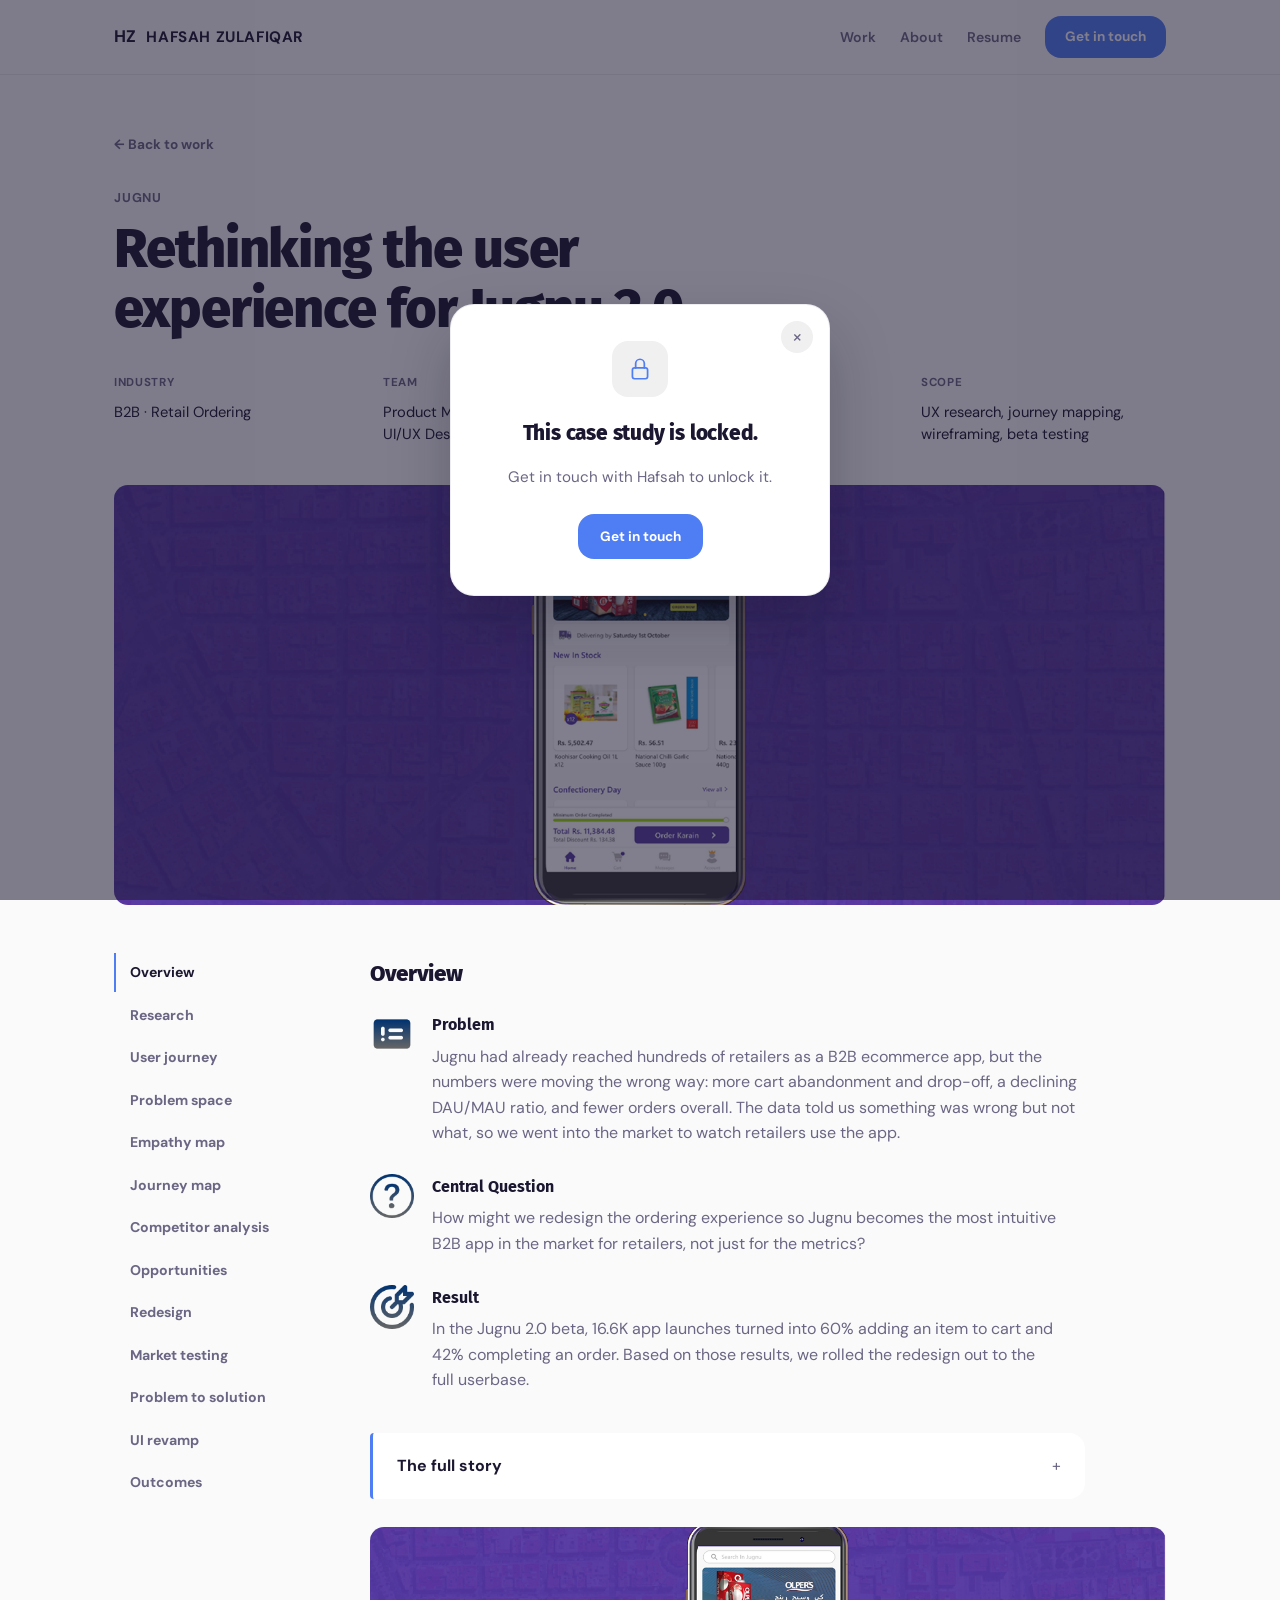
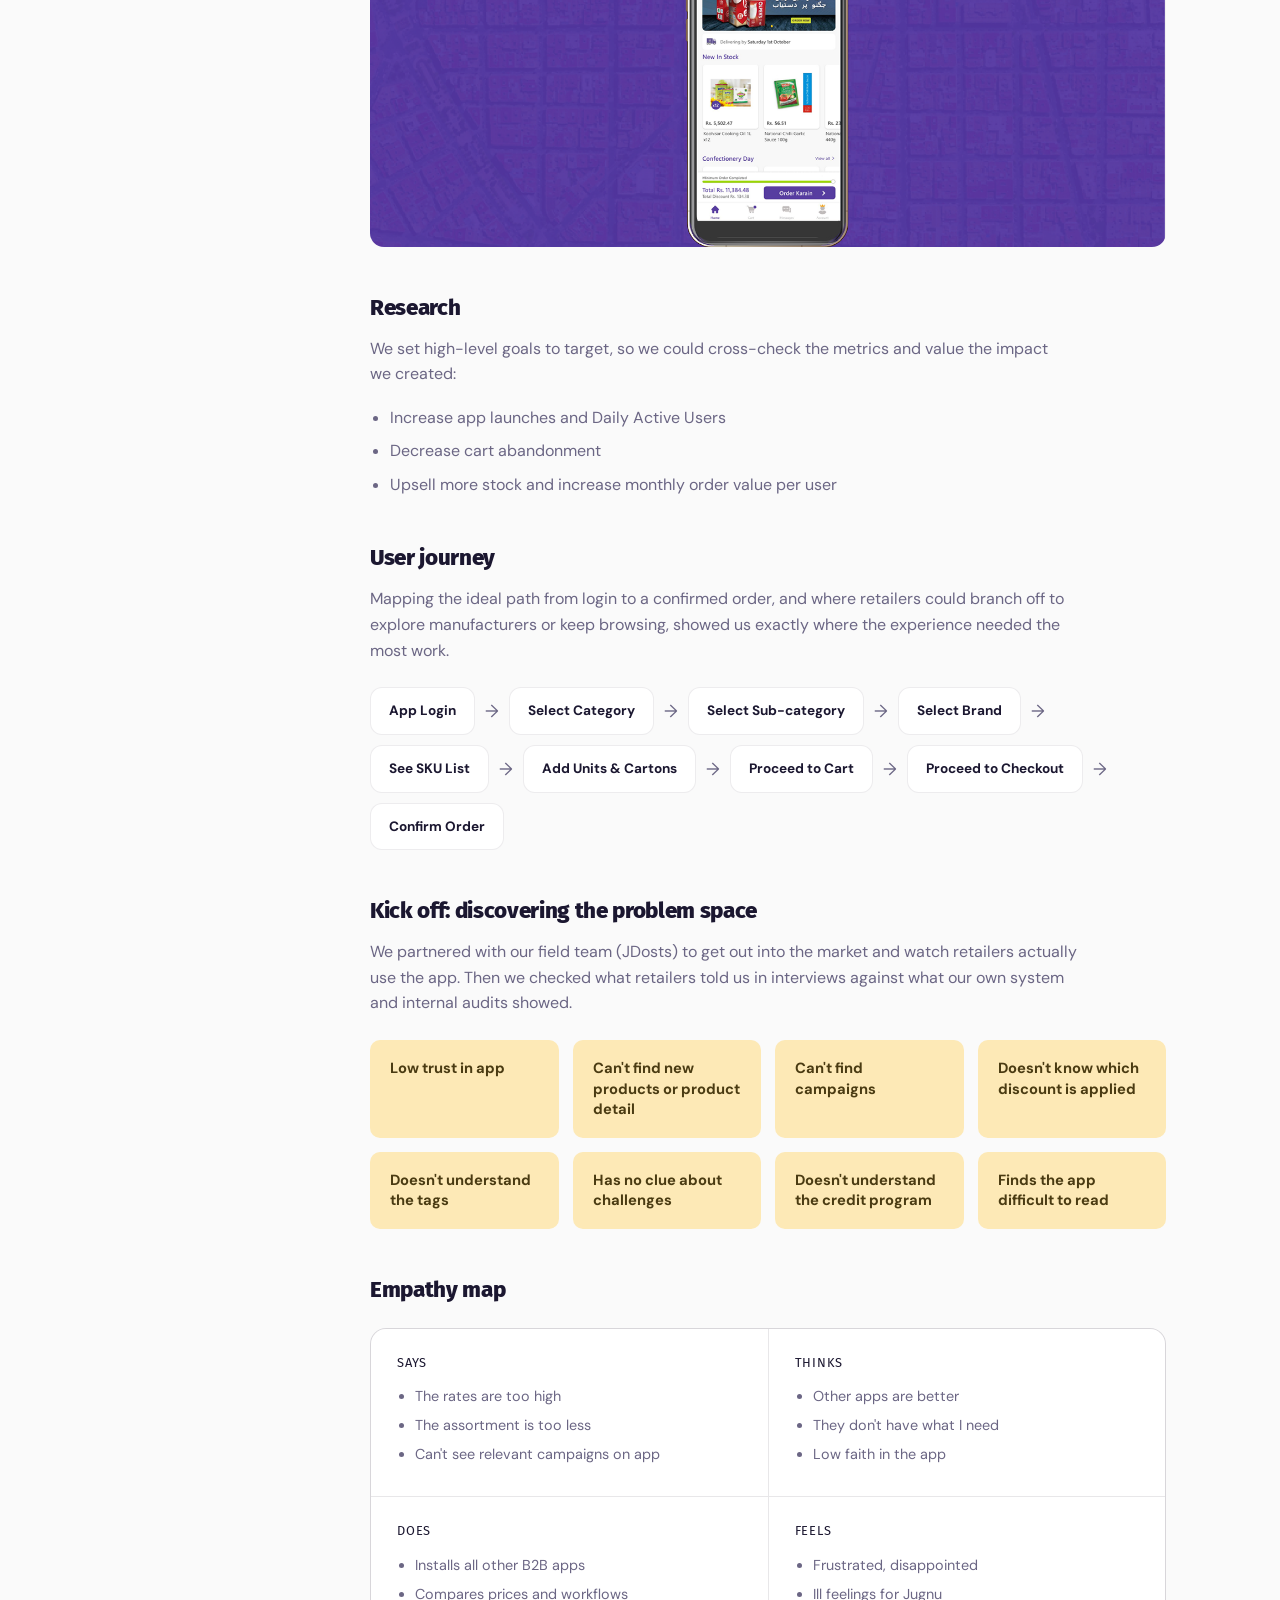
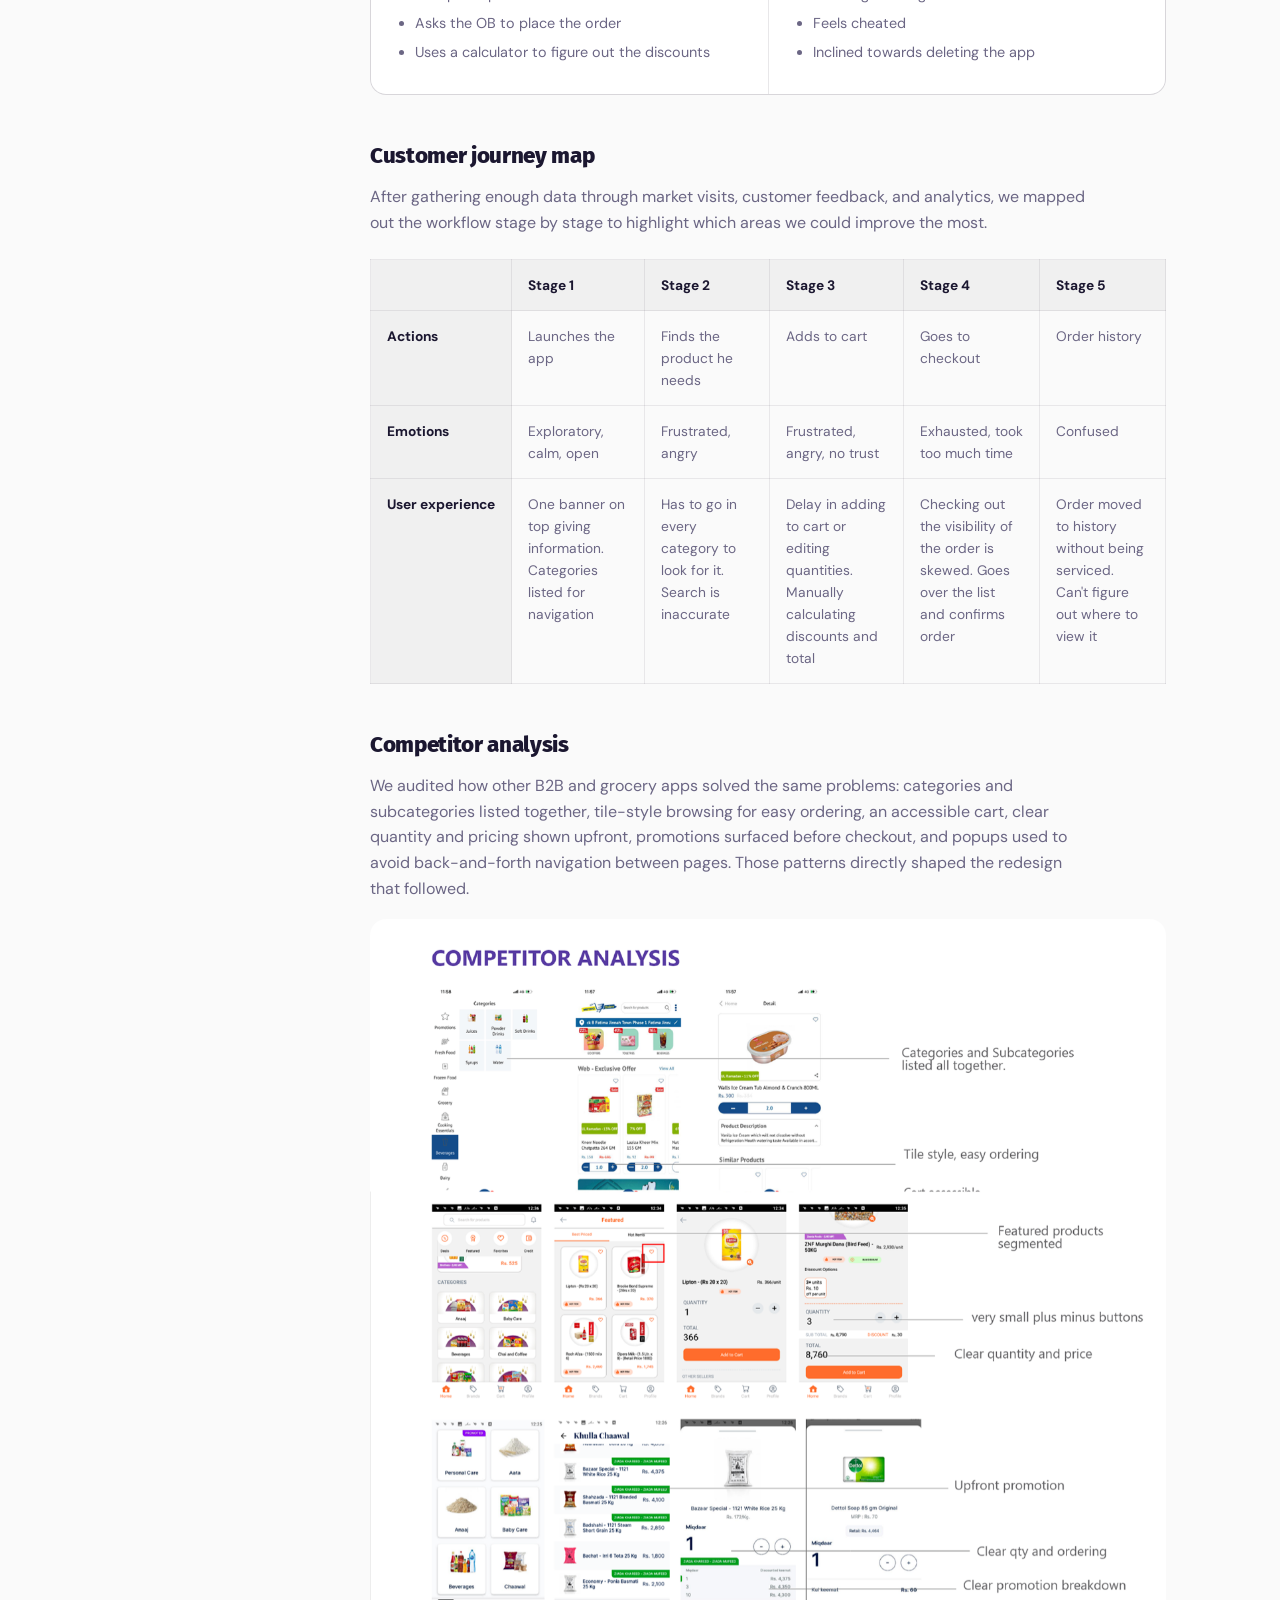
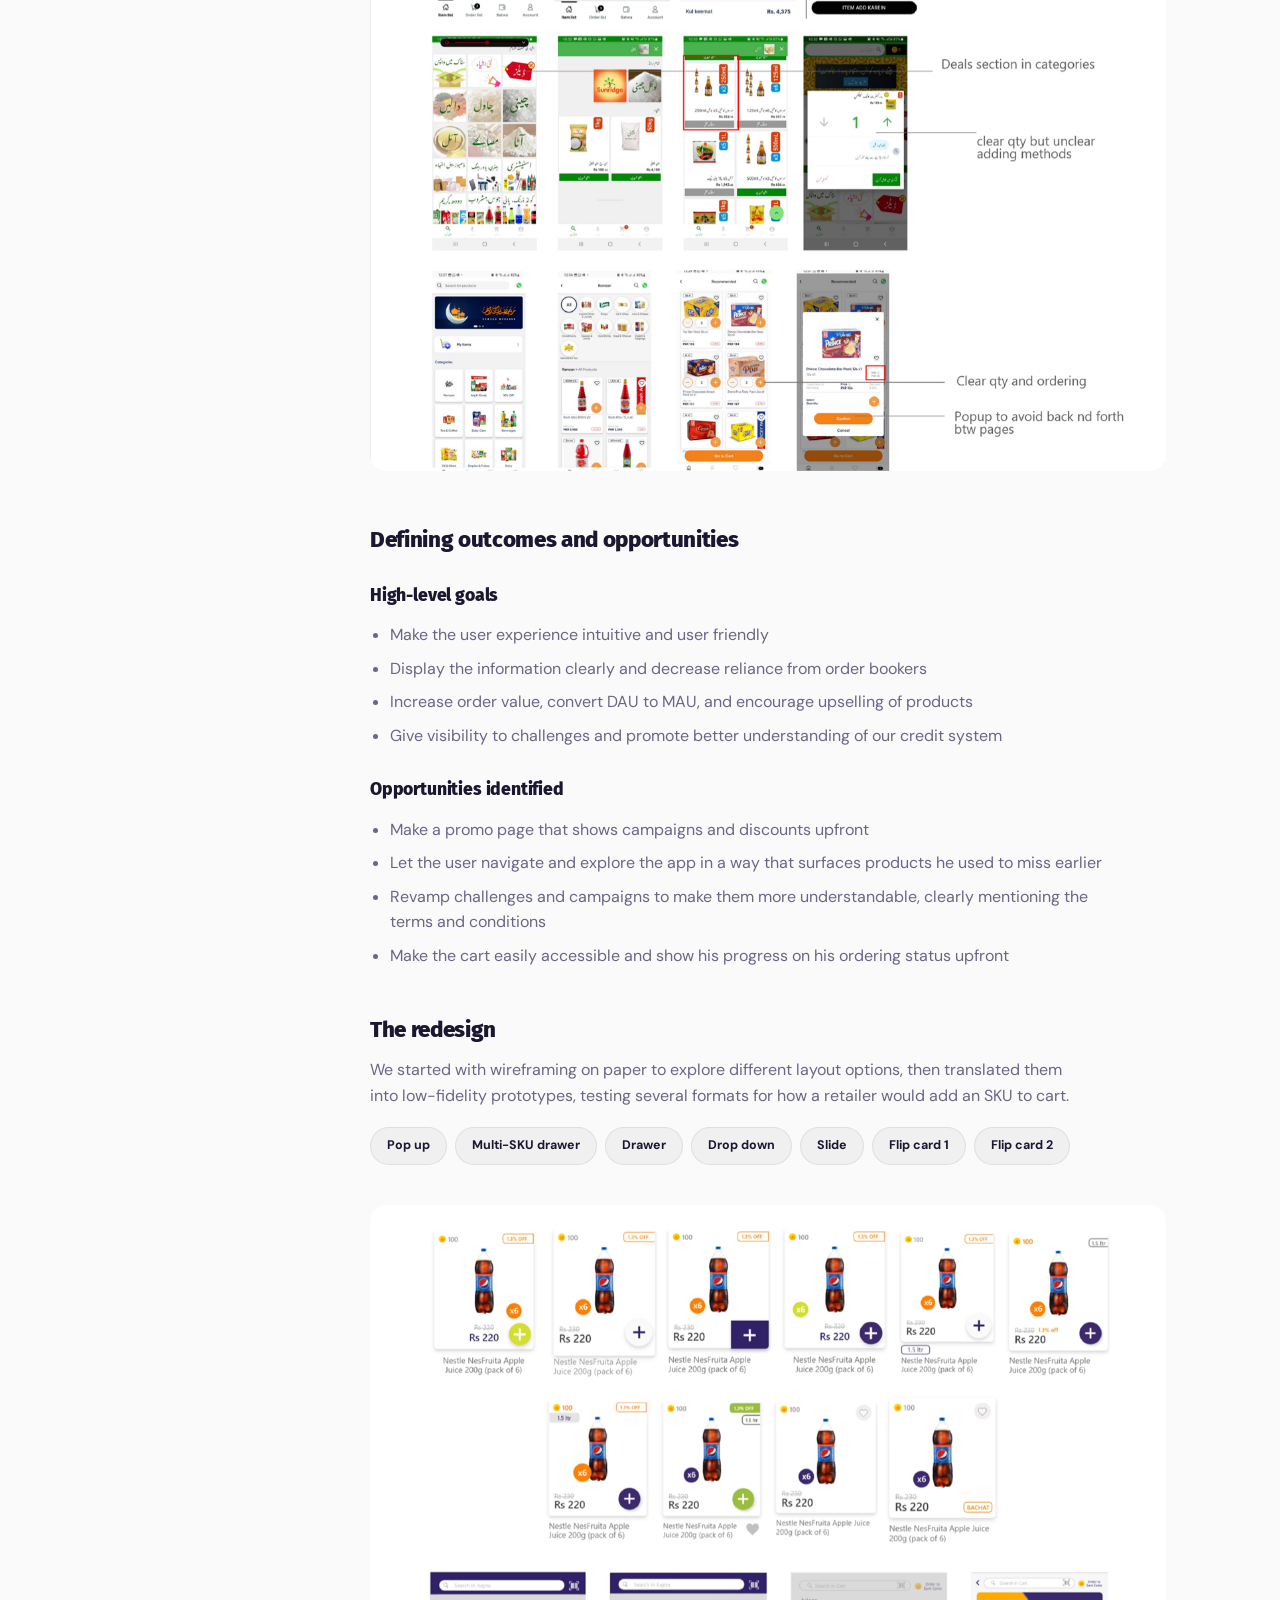
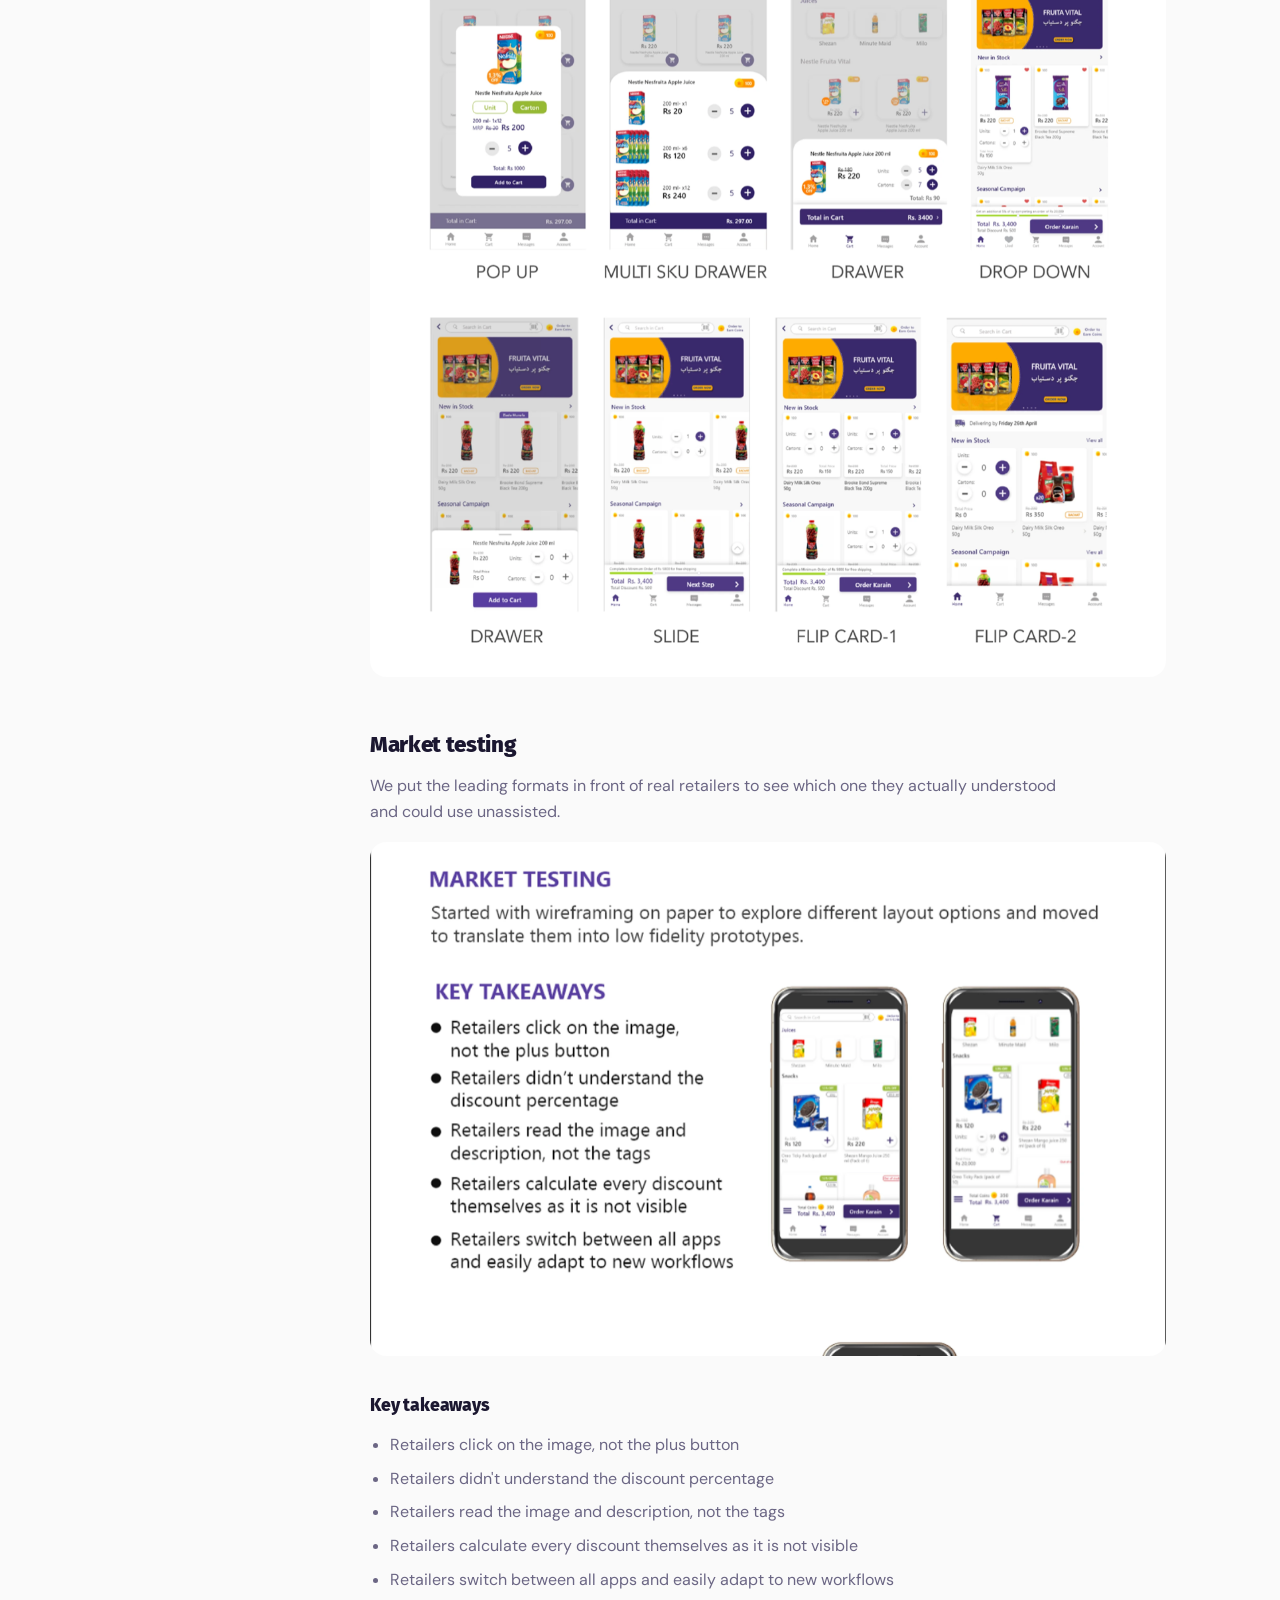
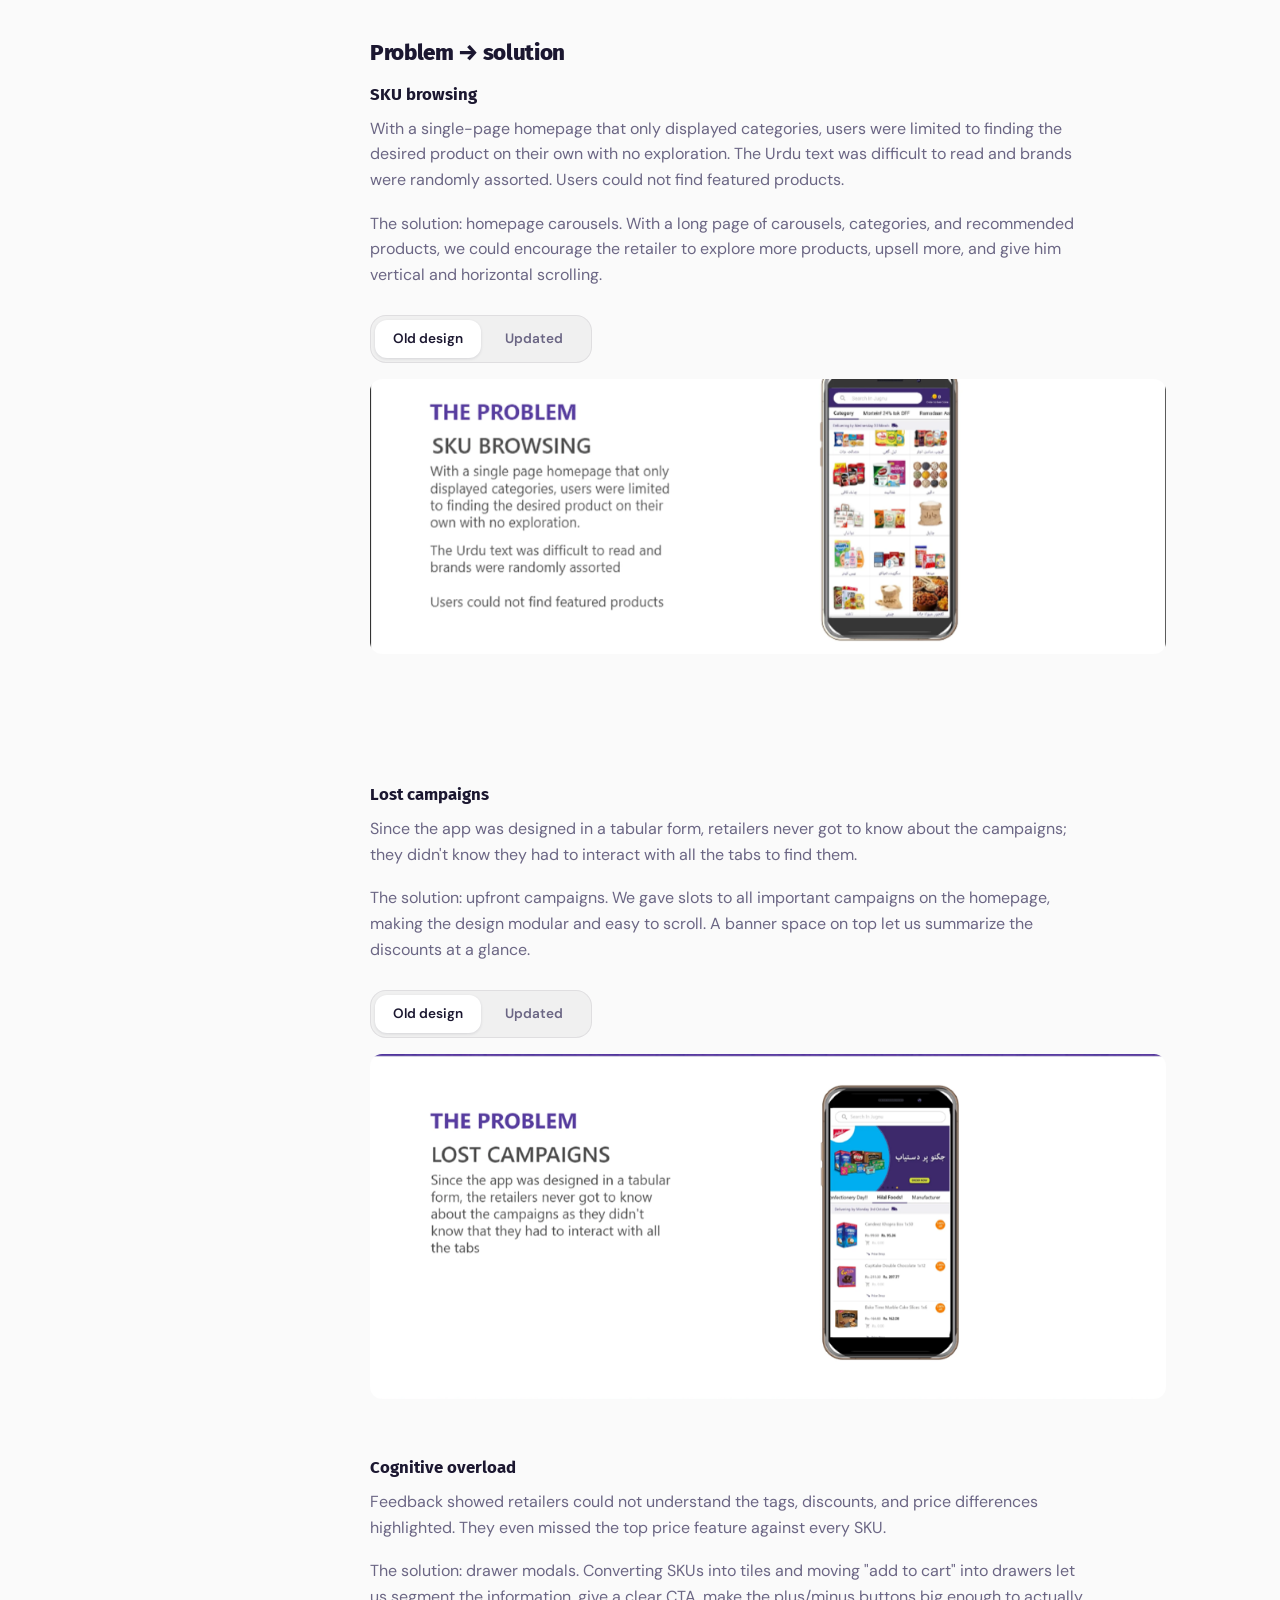
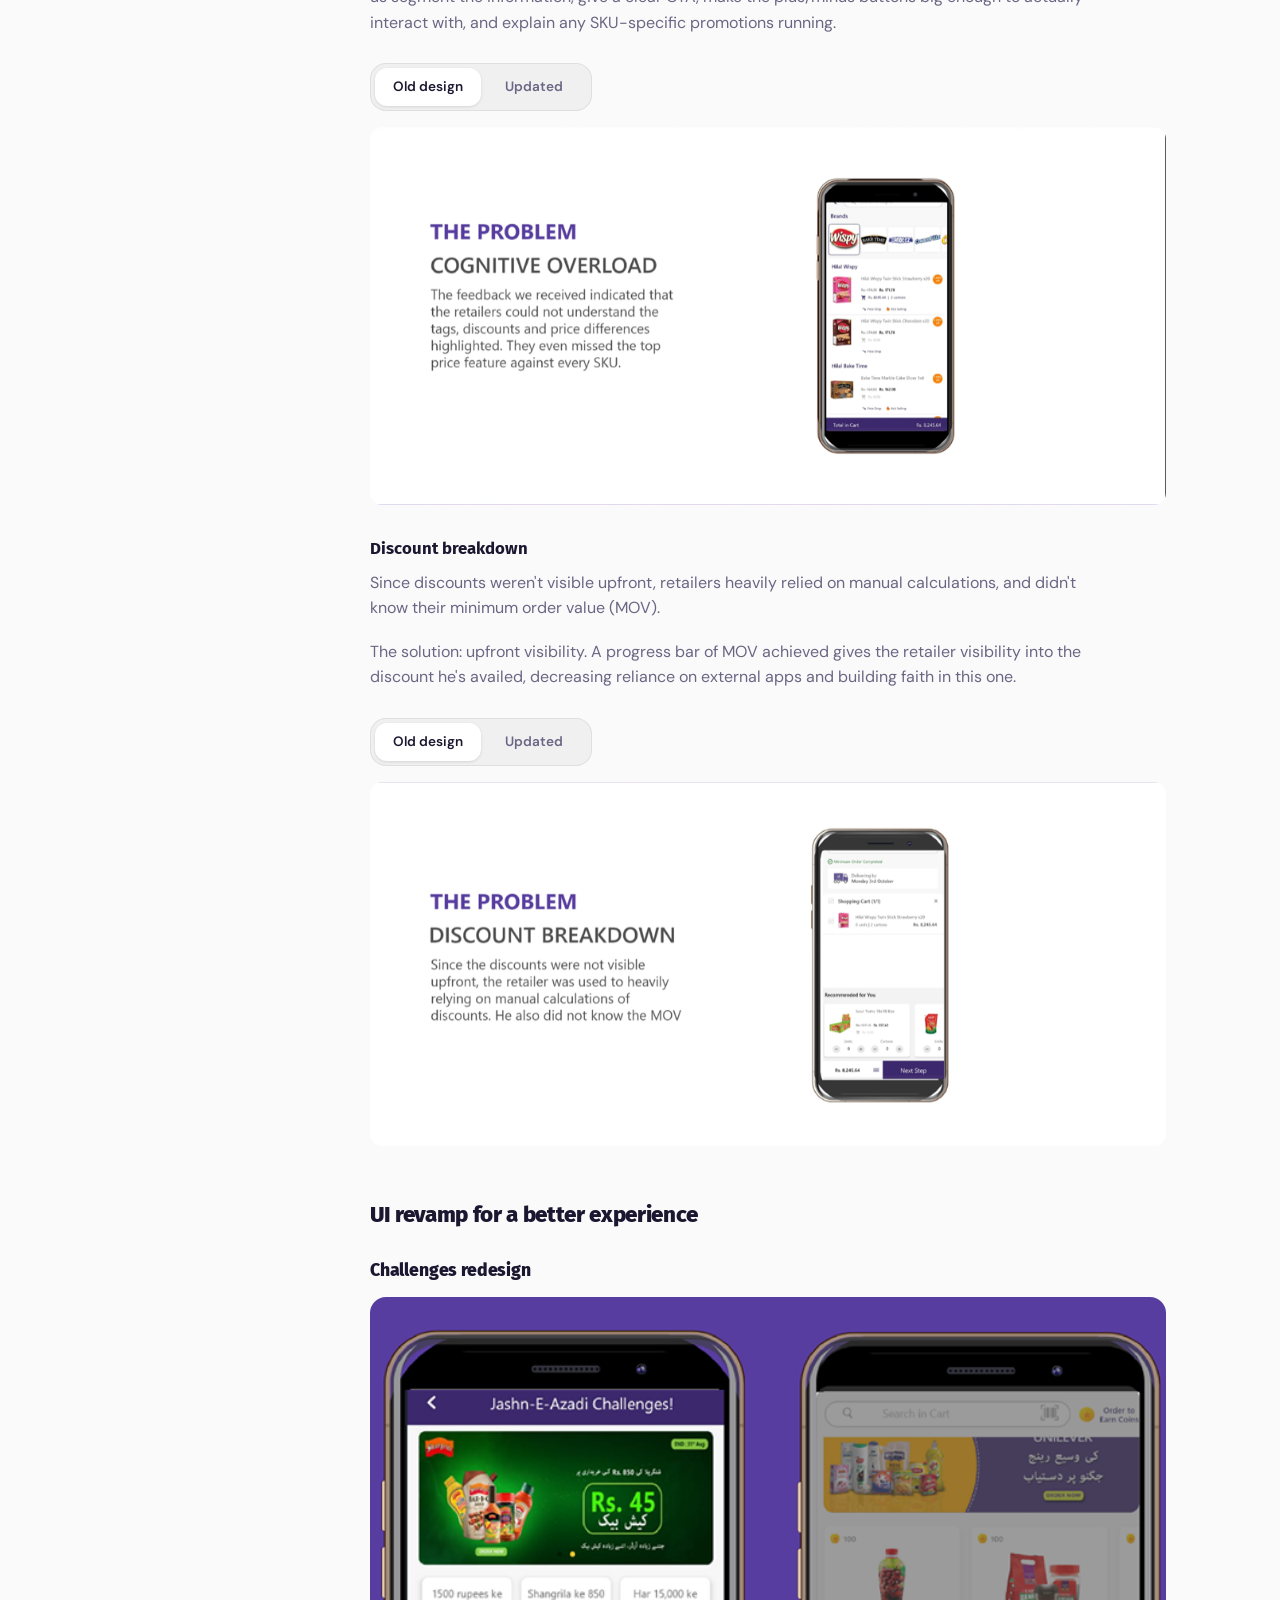
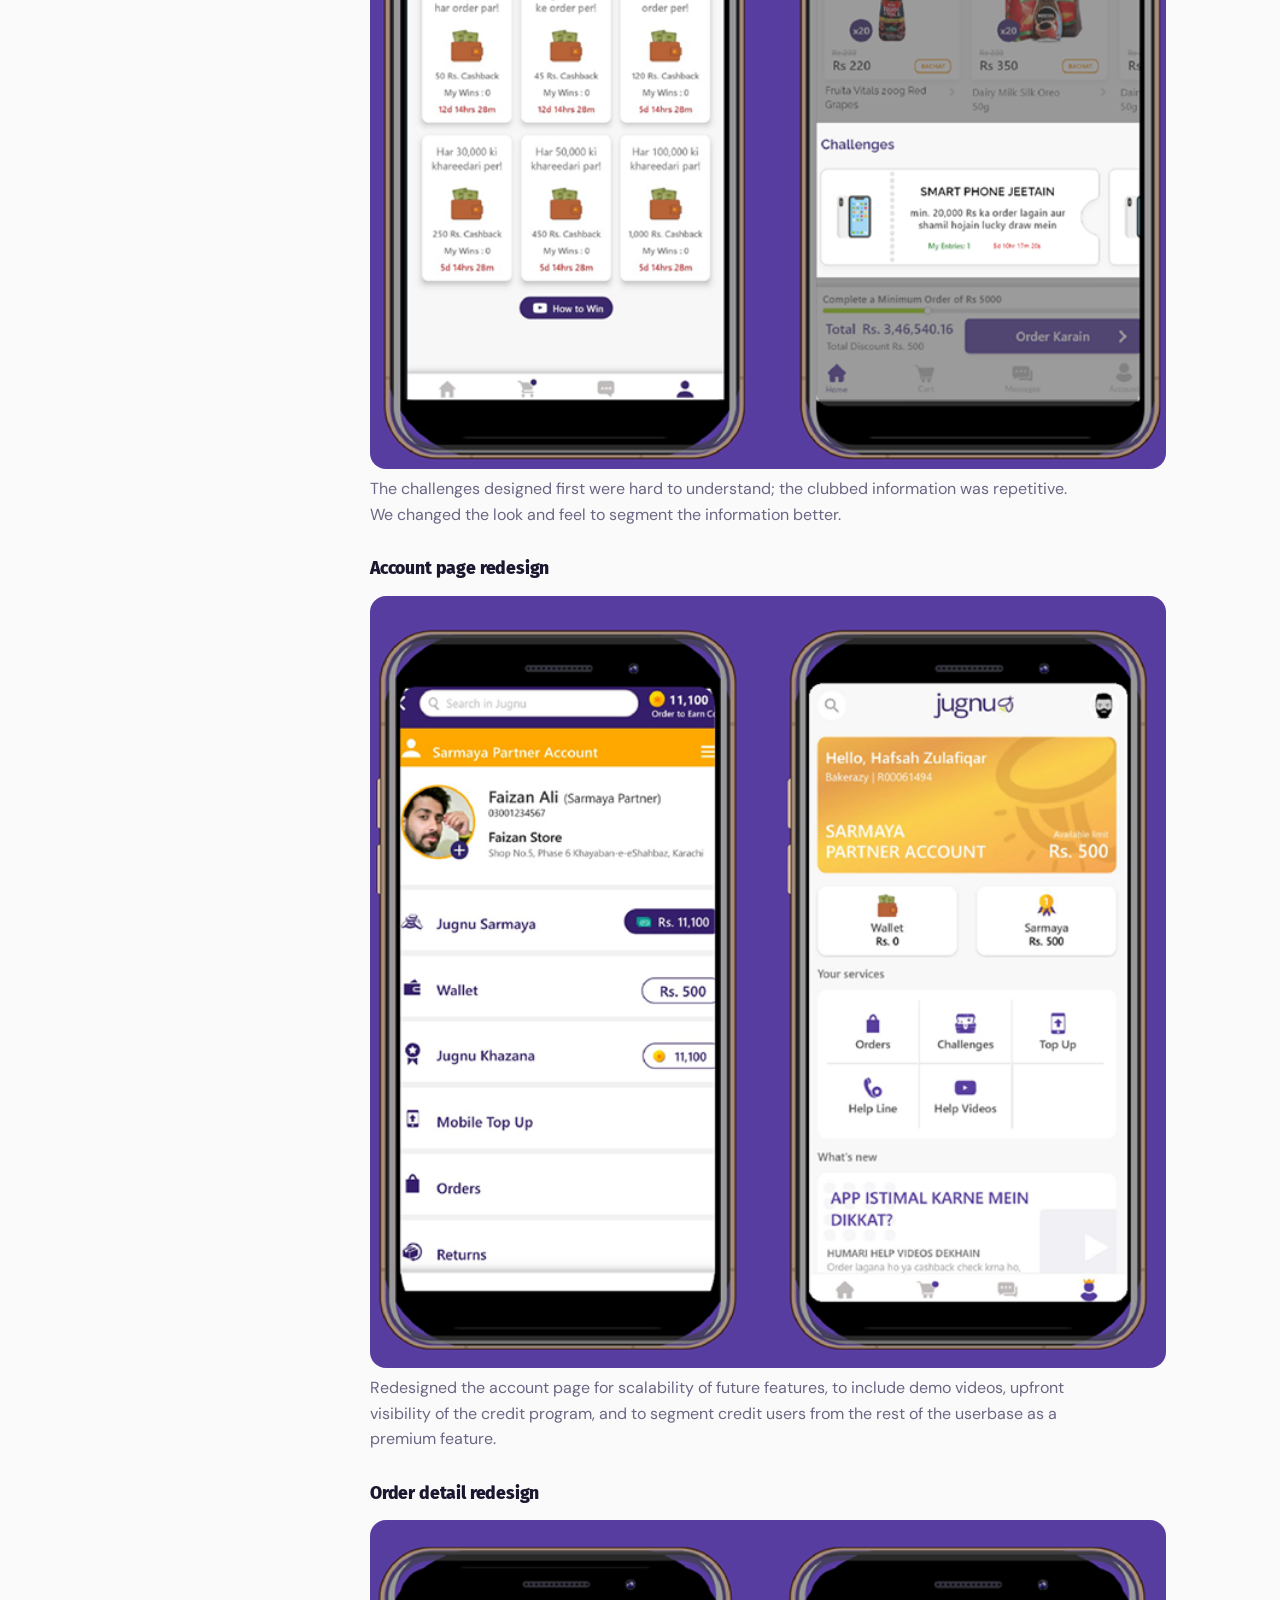
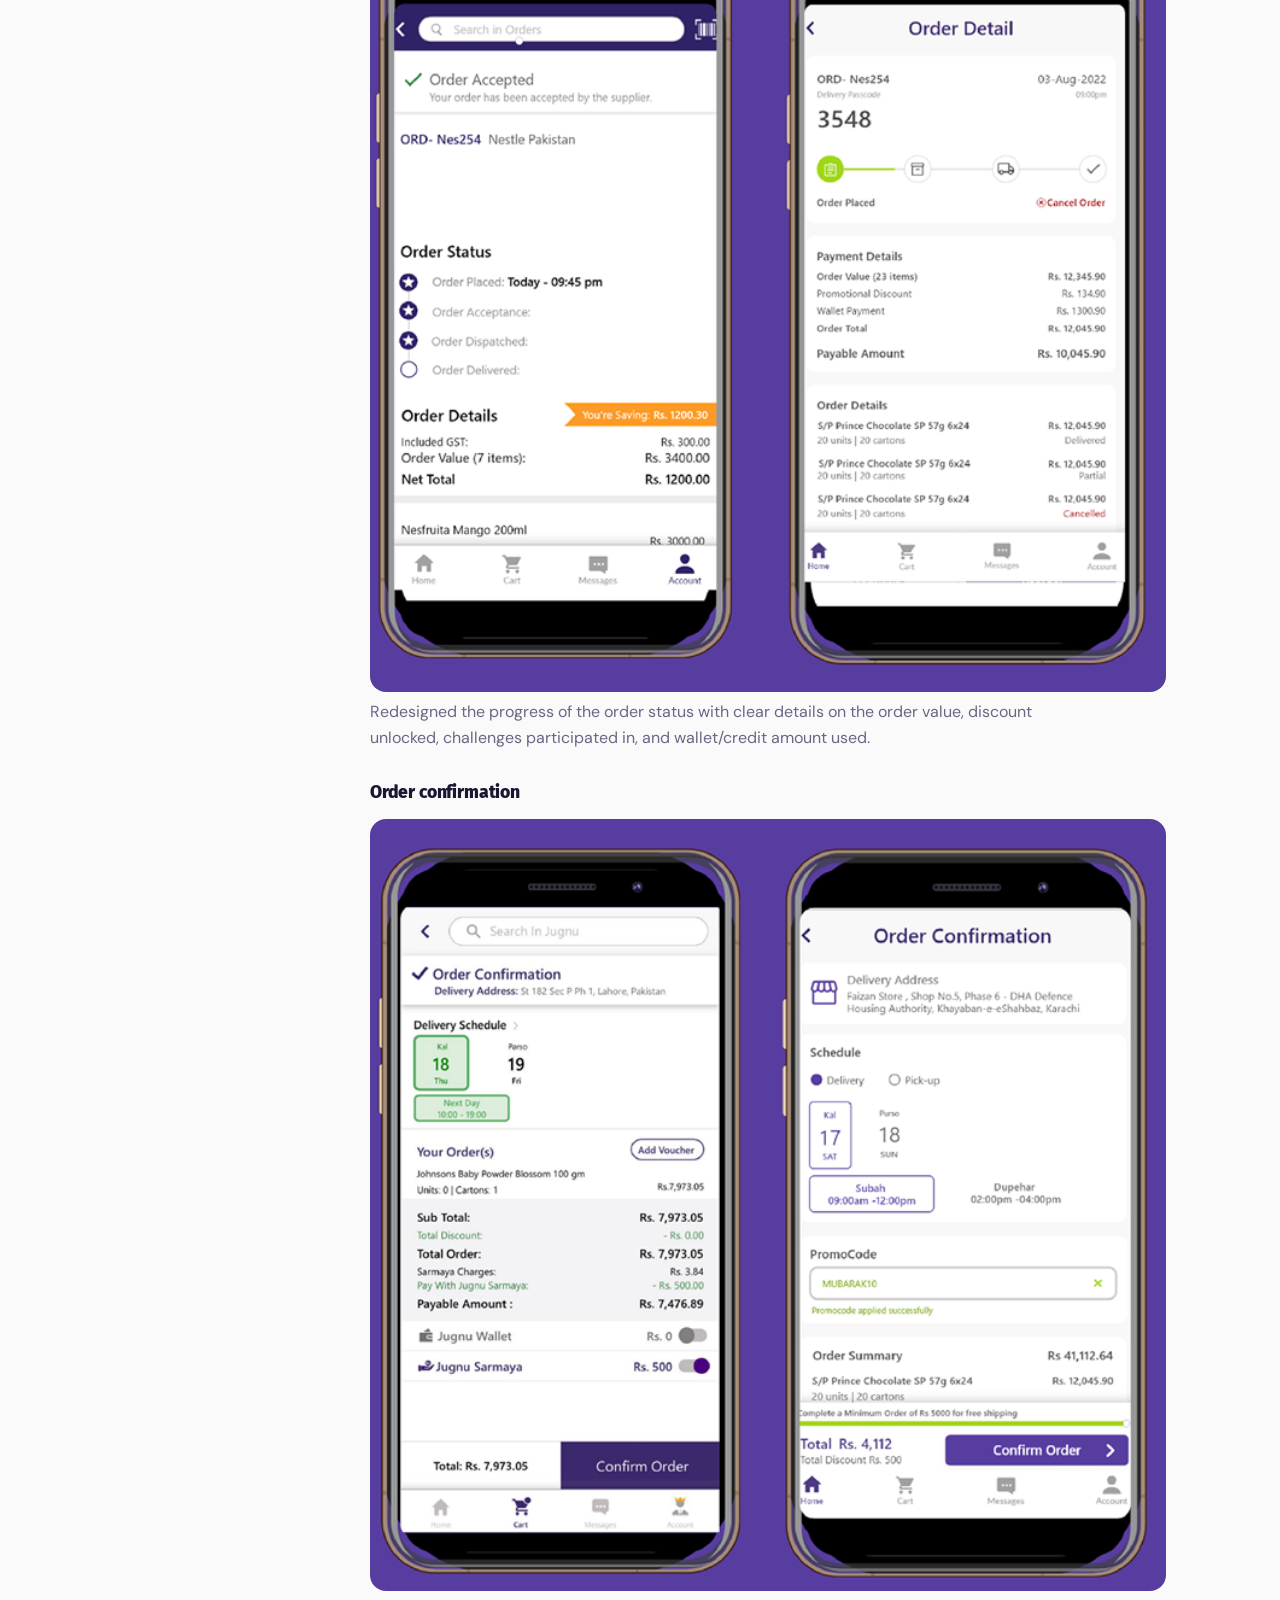
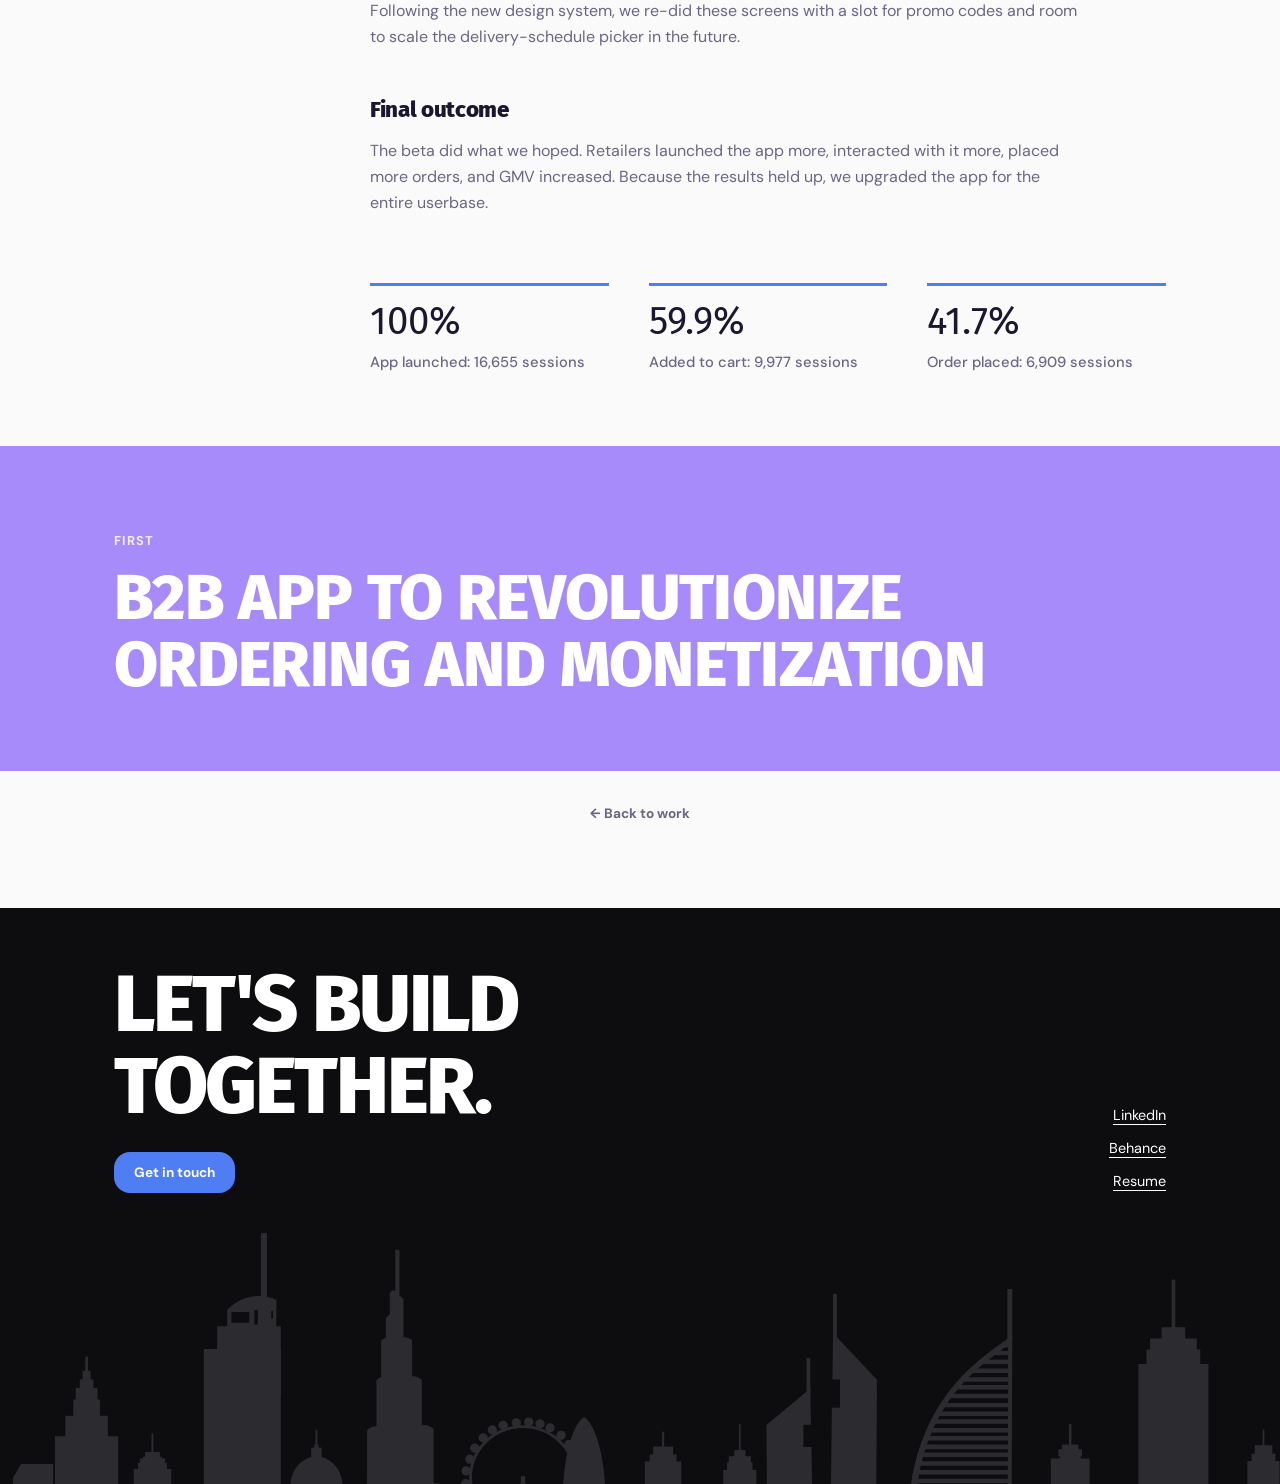
<file: work/jugnu-retailer-app.html>
<!DOCTYPE html>
<html lang="en">
<head>
<meta charset="UTF-8">
<meta name="robots" content="noindex">
<link rel="icon" type="image/svg+xml" href="../assets/favicon.svg">
<meta name="viewport" content="width=device-width, initial-scale=1.0">
<title>Jugnu | Hafsah Zulafiqar</title>
<link rel="stylesheet" href="../styles.css?v=2026102901">
<link rel="preconnect" href="https://fonts.googleapis.com">
<link rel="preconnect" href="https://fonts.gstatic.com" crossorigin>
<link href="https://fonts.googleapis.com/css2?family=DM+Sans:wght@400;500;700&family=Fira+Sans:wght@400;700;800;900&display=swap" rel="stylesheet">
</head>
<body>

<header class="site-header">
  <div class="nav-capsule">
    <a href="../" class="logo">
      <span class="logo-avatar" aria-hidden="true">HZ</span>
      <span class="logo-name">Hafsah Zulafiqar</span>
    </a>
    <nav class="nav-links" aria-label="Main">
      <a href="../#case-studies">Work</a>
      <a href="../about.html">About</a>
      <a href="../resume.html">Resume</a>
    </nav>
    <div class="nav-right">
      <a href="mailto:hafsah.zulafiqar@gmail.com" class="nav-cta">Get in touch</a>
    </div>
  </div>
</header>

<main>
  <section class="case-hero">
    <div class="wrap">
      <a href="../#case-studies" class="breadcrumb">← Back to work</a>
      <p class="case-studies-kicker">Jugnu</p>
      <h1>Rethinking the user experience for Jugnu 2.0.</h1>
      <dl class="case-meta-grid">
        <div><dt>Industry</dt><dd>B2B &middot; Retail Ordering</dd></div>
        <div><dt>Team</dt><dd>Product Manager, UX Researcher, UI/UX Designer (me)</dd></div>
        <div><dt>Time frame</dt><dd>Jugnu 2.0 Redesign</dd></div>
        <div><dt>Scope</dt><dd>UX research, journey mapping, wireframing, beta testing</dd></div>
      </dl>
    </div>
  </section>

  <div class="wrap">
    <div class="case-gallery-shot thumb-jugnu-hero" style="height:420px;margin-bottom:48px;" aria-hidden="true"></div>
  </div>

  <div class="wrap case-layout">
    <aside class="case-sidebar">
      <nav class="case-sidebar-nav">
        <a href="#overview" class="active">Overview</a>
        <a href="#research">Research</a>
        <a href="#user-journey">User journey</a>
        <a href="#problem-space">Problem space</a>
        <a href="#empathy-map">Empathy map</a>
        <a href="#journey-map">Journey map</a>
        <a href="#competitor-analysis">Competitor analysis</a>
        <a href="#opportunities">Opportunities</a>
        <a href="#redesign">Redesign</a>
        <a href="#market-testing">Market testing</a>
        <a href="#problem-solution">Problem to solution</a>
        <a href="#ui-revamp">UI revamp</a>
        <a href="#outcomes">Outcomes</a>
      </nav>
    </aside>

    <article class="case-body">
      <section id="overview">
        <h2>Overview</h2>
        <ol class="case-steps">
          <li>
            <img class="case-step-icon" src="../assets/icons/step-problem.png" alt="" width="44" height="44">
            <div>
              <h4>Problem</h4>
              <p>Jugnu had already reached hundreds of retailers as a B2B ecommerce app, but the numbers were moving the wrong way: more cart abandonment and drop-off, a declining DAU/MAU ratio, and fewer orders overall. The data told us something was wrong but not what, so we went into the market to watch retailers use the app.</p>
            </div>
          </li>
          <li>
            <img class="case-step-icon" src="../assets/icons/step-question.png" alt="" width="44" height="44">
            <div>
              <h4>Central Question</h4>
              <p>How might we redesign the ordering experience so Jugnu becomes the most intuitive B2B app in the market for retailers, not just for the metrics?</p>
            </div>
          </li>
          <li>
            <img class="case-step-icon" src="../assets/icons/step-result.png" alt="" width="44" height="44">
            <div>
              <h4>Result</h4>
              <p>In the Jugnu 2.0 beta, 16.6K app launches turned into 60% adding an item to cart and 42% completing an order. Based on those results, we rolled the redesign out to the full userbase.</p>
            </div>
          </li>
        </ol>
        <details class="case-callout case-story">
          <summary>The full story</summary>
          <p>I was part of an ambitious project to revamp the user journey, order process, and customer experience. Our team consisted of a Product Manager, a UX researcher, and a UI/UX designer (me). We broke down the user journey to identify the problems retailers were facing, then completely revamped the app into Jugnu 2.0, with more intuitive workflows, a better user journey, and an improved overall experience.</p>
        </details>
        <div class="case-gallery-shot thumb-jugnu-hero" style="height:320px;" aria-hidden="true"></div>
      </section>

      <section id="research">
        <h2>Research</h2>
        <p>We set high-level goals to target, so we could cross-check the metrics and value the impact we created:</p>
        <ul>
          <li>Increase app launches and Daily Active Users</li>
          <li>Decrease cart abandonment</li>
          <li>Upsell more stock and increase monthly order value per user</li>
        </ul>
      </section>

      <section id="user-journey">
        <h2>User journey</h2>
        <p>Mapping the ideal path from login to a confirmed order, and where retailers could branch off to explore manufacturers or keep browsing, showed us exactly where the experience needed the most work.</p>
        <div class="journey-flow" aria-label="Jugnu user journey, login to order confirmation">
          <span class="step">App Login</span><span class="arrow">→</span>
          <span class="step">Select Category</span><span class="arrow">→</span>
          <span class="step">Select Sub-category</span><span class="arrow">→</span>
          <span class="step">Select Brand</span><span class="arrow">→</span>
          <span class="step">See SKU List</span><span class="arrow">→</span>
          <span class="step">Add Units &amp; Cartons</span><span class="arrow">→</span>
          <span class="step">Proceed to Cart</span><span class="arrow">→</span>
          <span class="step">Proceed to Checkout</span><span class="arrow">→</span>
          <span class="step">Confirm Order</span>
        </div>
      </section>

      <section id="problem-space">
        <h2>Kick off: discovering the problem space</h2>
        <p>We partnered with our field team (JDosts) to get out into the market and watch retailers actually use the app. Then we checked what retailers told us in interviews against what our own system and internal audits showed.</p>
        <div class="case-note-grid">
          <div class="case-note">Low trust in app</div>
          <div class="case-note">Can't find new products or product detail</div>
          <div class="case-note">Can't find campaigns</div>
          <div class="case-note">Doesn't know which discount is applied</div>
          <div class="case-note">Doesn't understand the tags</div>
          <div class="case-note">Has no clue about challenges</div>
          <div class="case-note">Doesn't understand the credit program</div>
          <div class="case-note">Finds the app difficult to read</div>
        </div>
      </section>

      <section id="empathy-map">
        <h2>Empathy map</h2>
        <div class="empathy-grid">
          <div class="empathy-quad">
            <h4>Says</h4>
            <ul>
              <li>The rates are too high</li>
              <li>The assortment is too less</li>
              <li>Can't see relevant campaigns on app</li>
            </ul>
          </div>
          <div class="empathy-quad">
            <h4>Thinks</h4>
            <ul>
              <li>Other apps are better</li>
              <li>They don't have what I need</li>
              <li>Low faith in the app</li>
            </ul>
          </div>
          <div class="empathy-quad">
            <h4>Does</h4>
            <ul>
              <li>Installs all other B2B apps</li>
              <li>Compares prices and workflows</li>
              <li>Asks the OB to place the order</li>
              <li>Uses a calculator to figure out the discounts</li>
            </ul>
          </div>
          <div class="empathy-quad">
            <h4>Feels</h4>
            <ul>
              <li>Frustrated, disappointed</li>
              <li>Ill feelings for Jugnu</li>
              <li>Feels cheated</li>
              <li>Inclined towards deleting the app</li>
            </ul>
          </div>
        </div>
      </section>

      <section id="journey-map">
        <h2>Customer journey map</h2>
        <p>After gathering enough data through market visits, customer feedback, and analytics, we mapped out the workflow stage by stage to highlight which areas we could improve the most.</p>
        <div class="journey-table-wrap">
          <table class="journey-table">
            <thead>
              <tr><th></th><th>Stage 1</th><th>Stage 2</th><th>Stage 3</th><th>Stage 4</th><th>Stage 5</th></tr>
            </thead>
            <tbody>
              <tr>
                <th>Actions</th>
                <td>Launches the app</td>
                <td>Finds the product he needs</td>
                <td>Adds to cart</td>
                <td>Goes to checkout</td>
                <td>Order history</td>
              </tr>
              <tr>
                <th>Emotions</th>
                <td>Exploratory, calm, open</td>
                <td>Frustrated, angry</td>
                <td>Frustrated, angry, no trust</td>
                <td>Exhausted, took too much time</td>
                <td>Confused</td>
              </tr>
              <tr>
                <th>User experience</th>
                <td>One banner on top giving information. Categories listed for navigation</td>
                <td>Has to go in every category to look for it. Search is inaccurate</td>
                <td>Delay in adding to cart or editing quantities. Manually calculating discounts and total</td>
                <td>Checking out the visibility of the order is skewed. Goes over the list and confirms order</td>
                <td>Order moved to history without being serviced. Can't figure out where to view it</td>
              </tr>
            </tbody>
          </table>
        </div>
      </section>

      <section id="competitor-analysis">
        <h2>Competitor analysis</h2>
        <p>We audited how other B2B and grocery apps solved the same problems: categories and subcategories listed together, tile-style browsing for easy ordering, an accessible cart, clear quantity and pricing shown upfront, promotions surfaced before checkout, and popups used to avoid back-and-forth navigation between pages. Those patterns directly shaped the redesign that followed.</p>
        <img src="../assets/jugnu/case-study/competitor-analysis.png" alt="Competitor analysis board comparing category browsing, cart, and pricing patterns across other B2B and grocery apps" style="width:100%;border-radius:16px;">
      </section>

      <section id="opportunities">
        <h2>Defining outcomes and opportunities</h2>
        <h3>High-level goals</h3>
        <ul>
          <li>Make the user experience intuitive and user friendly</li>
          <li>Display the information clearly and decrease reliance from order bookers</li>
          <li>Increase order value, convert DAU to MAU, and encourage upselling of products</li>
          <li>Give visibility to challenges and promote better understanding of our credit system</li>
        </ul>
        <h3>Opportunities identified</h3>
        <ul>
          <li>Make a promo page that shows campaigns and discounts upfront</li>
          <li>Let the user navigate and explore the app in a way that surfaces products he used to miss earlier</li>
          <li>Revamp challenges and campaigns to make them more understandable, clearly mentioning the terms and conditions</li>
          <li>Make the cart easily accessible and show his progress on his ordering status upfront</li>
        </ul>
      </section>

      <section id="redesign">
        <h2>The redesign</h2>
        <p>We started with wireframing on paper to explore different layout options, then translated them into low-fidelity prototypes, testing several formats for how a retailer would add an SKU to cart.</p>
        <div class="case-format-tags">
          <span>Pop up</span>
          <span>Multi-SKU drawer</span>
          <span>Drawer</span>
          <span>Drop down</span>
          <span>Slide</span>
          <span>Flip card 1</span>
          <span>Flip card 2</span>
        </div>
        <img src="../assets/jugnu/case-study/redesign-formats.png" alt="Low-fidelity prototype formats tested for adding an SKU to cart: pop up, multi-SKU drawer, drawer, drop down, slide, and two flip-card variants" style="width:100%;border-radius:16px;">
      </section>

      <section id="market-testing">
        <h2>Market testing</h2>
        <p>We put the leading formats in front of real retailers to see which one they actually understood and could use unassisted.</p>
        <img src="../assets/jugnu/case-study/market-testing-phones.png" alt="Market testing session comparing how retailers interacted with the leading prototype formats" style="width:100%;border-radius:16px;">
        <h3>Key takeaways</h3>
        <ul>
          <li>Retailers click on the image, not the plus button</li>
          <li>Retailers didn't understand the discount percentage</li>
          <li>Retailers read the image and description, not the tags</li>
          <li>Retailers calculate every discount themselves as it is not visible</li>
          <li>Retailers switch between all apps and easily adapt to new workflows</li>
        </ul>
      </section>

      <section id="problem-solution">
        <h2>Problem → solution</h2>

        <div class="case-feature-block">
          <h4>SKU browsing</h4>
          <p>With a single-page homepage that only displayed categories, users were limited to finding the desired product on their own with no exploration. The Urdu text was difficult to read and brands were randomly assorted. Users could not find featured products.</p>
          <p>The solution: homepage carousels. With a long page of carousels, categories, and recommended products, we could encourage the retailer to explore more products, upsell more, and give him vertical and horizontal scrolling.</p>
          <div class="case-toggle" data-case-toggle>
            <div class="case-toggle-bar" role="tablist" aria-label="SKU browsing view">
              <span class="case-toggle-thumb" aria-hidden="true"></span>
              <button type="button" role="tab" id="sku-tab-a" aria-selected="true" aria-controls="sku-panel-a">Old design</button>
              <button type="button" role="tab" id="sku-tab-b" aria-selected="false" aria-controls="sku-panel-b" tabindex="-1">Updated</button>
            </div>
            <div class="case-toggle-panels">
              <div class="case-toggle-panel is-active" role="tabpanel" id="sku-panel-a" aria-labelledby="sku-tab-a"><img src="../assets/jugnu/case-study/sku-browsing-problem.png" alt="Old design: single-page homepage listing only categories, with no way to explore products" style="width:100%;border-radius:12px;"></div>
              <div class="case-toggle-panel" role="tabpanel" id="sku-panel-b" aria-labelledby="sku-tab-b"><img src="../assets/jugnu/case-study/homepage-carousels-solution.png" alt="Updated design: homepage carousels surfacing categories and recommended products for exploration" style="width:100%;border-radius:12px;"></div>
            </div>
          </div>
        </div>

        <div class="case-feature-block">
          <h4>Lost campaigns</h4>
          <p>Since the app was designed in a tabular form, retailers never got to know about the campaigns; they didn't know they had to interact with all the tabs to find them.</p>
          <p>The solution: upfront campaigns. We gave slots to all important campaigns on the homepage, making the design modular and easy to scroll. A banner space on top let us summarize the discounts at a glance.</p>
          <div class="case-toggle" data-case-toggle>
            <div class="case-toggle-bar" role="tablist" aria-label="Lost campaigns view">
              <span class="case-toggle-thumb" aria-hidden="true"></span>
              <button type="button" role="tab" id="campaigns-tab-a" aria-selected="true" aria-controls="campaigns-panel-a">Old design</button>
              <button type="button" role="tab" id="campaigns-tab-b" aria-selected="false" aria-controls="campaigns-panel-b" tabindex="-1">Updated</button>
            </div>
            <div class="case-toggle-panels">
              <div class="case-toggle-panel is-active" role="tabpanel" id="campaigns-panel-a" aria-labelledby="campaigns-tab-a"><img src="../assets/jugnu/case-study/lost-campaigns-problem.png" alt="Old design: campaigns buried inside tabs, easy for retailers to miss" style="width:100%;border-radius:12px;"></div>
              <div class="case-toggle-panel" role="tabpanel" id="campaigns-panel-b" aria-labelledby="campaigns-tab-b"><img src="../assets/jugnu/case-study/upfront-campaigns-solution.png" alt="Updated design: campaigns surfaced upfront on the homepage with a summary banner" style="width:100%;border-radius:12px;"></div>
            </div>
          </div>
        </div>

        <div class="case-feature-block">
          <h4>Cognitive overload</h4>
          <p>Feedback showed retailers could not understand the tags, discounts, and price differences highlighted. They even missed the top price feature against every SKU.</p>
          <p>The solution: drawer modals. Converting SKUs into tiles and moving "add to cart" into drawers let us segment the information, give a clear CTA, make the plus/minus buttons big enough to actually interact with, and explain any SKU-specific promotions running.</p>
          <div class="case-toggle" data-case-toggle>
            <div class="case-toggle-bar" role="tablist" aria-label="Cognitive overload view">
              <span class="case-toggle-thumb" aria-hidden="true"></span>
              <button type="button" role="tab" id="cognitive-tab-a" aria-selected="true" aria-controls="cognitive-panel-a">Old design</button>
              <button type="button" role="tab" id="cognitive-tab-b" aria-selected="false" aria-controls="cognitive-panel-b" tabindex="-1">Updated</button>
            </div>
            <div class="case-toggle-panels">
              <div class="case-toggle-panel is-active" role="tabpanel" id="cognitive-panel-a" aria-labelledby="cognitive-tab-a"><img src="../assets/jugnu/case-study/cognitive-overload-problem.png" alt="Old design: tags, discounts, and price differences cluttered together and hard to parse" style="width:100%;border-radius:12px;"></div>
              <div class="case-toggle-panel" role="tabpanel" id="cognitive-panel-b" aria-labelledby="cognitive-tab-b"><img src="../assets/jugnu/case-study/drawer-modals-solution.png" alt="Updated design: SKU tiles with add-to-cart drawer modals segmenting the information" style="width:100%;border-radius:12px;"></div>
            </div>
          </div>
        </div>

        <div class="case-feature-block">
          <h4>Discount breakdown</h4>
          <p>Since discounts weren't visible upfront, retailers heavily relied on manual calculations, and didn't know their minimum order value (MOV).</p>
          <p>The solution: upfront visibility. A progress bar of MOV achieved gives the retailer visibility into the discount he's availed, decreasing reliance on external apps and building faith in this one.</p>
          <div class="case-toggle" data-case-toggle>
            <div class="case-toggle-bar" role="tablist" aria-label="Discount breakdown view">
              <span class="case-toggle-thumb" aria-hidden="true"></span>
              <button type="button" role="tab" id="discount-tab-a" aria-selected="true" aria-controls="discount-panel-a">Old design</button>
              <button type="button" role="tab" id="discount-tab-b" aria-selected="false" aria-controls="discount-panel-b" tabindex="-1">Updated</button>
            </div>
            <div class="case-toggle-panels">
              <div class="case-toggle-panel is-active" role="tabpanel" id="discount-panel-a" aria-labelledby="discount-tab-a"><img src="../assets/jugnu/case-study/discount-breakdown-problem.png" alt="Old design: discounts and minimum order value not visible upfront" style="width:100%;border-radius:12px;"></div>
              <div class="case-toggle-panel" role="tabpanel" id="discount-panel-b" aria-labelledby="discount-tab-b"><img src="../assets/jugnu/case-study/upfront-visibility-solution.png" alt="Updated design: a progress bar showing minimum order value achieved" style="width:100%;border-radius:12px;"></div>
            </div>
          </div>
        </div>
      </section>

      <section id="ui-revamp">
        <h2>UI revamp for a better experience</h2>

        <h3>Challenges redesign</h3>
        <img src="../assets/jugnu/case-study/challenges-redesign.png" alt="Before and after: challenges screen redesigned to segment repetitive, clubbed information" style="width:100%;border-radius:16px;">
        <p>The challenges designed first were hard to understand; the clubbed information was repetitive. We changed the look and feel to segment the information better.</p>

        <h3>Account page redesign</h3>
        <img src="../assets/jugnu/case-study/account-page-redesign.png" alt="Before and after: account page redesigned for scalability, with upfront credit program visibility" style="width:100%;border-radius:16px;">
        <p>Redesigned the account page for scalability of future features, to include demo videos, upfront visibility of the credit program, and to segment credit users from the rest of the userbase as a premium feature.</p>

        <h3>Order detail redesign</h3>
        <img src="../assets/jugnu/case-study/order-detail-redesign.png" alt="Before and after: order detail screen redesigned with clear order value, discount, and wallet details" style="width:100%;border-radius:16px;">
        <p>Redesigned the progress of the order status with clear details on the order value, discount unlocked, challenges participated in, and wallet/credit amount used.</p>

        <h3>Order confirmation</h3>
        <img src="../assets/jugnu/case-study/order-confirmation-redesign.png" alt="Before and after: order confirmation screen redesigned with a promo code slot and delivery-schedule picker" style="width:100%;border-radius:16px;">
        <p>Following the new design system, we re-did these screens with a slot for promo codes and room to scale the delivery-schedule picker in the future.</p>
      </section>

      <section id="outcomes">
        <h2>Final outcome</h2>
        <p>The beta did what we hoped. Retailers launched the app more, interacted with it more, placed more orders, and GMV increased. Because the results held up, we upgraded the app for the entire userbase.</p>
        <div class="case-stats">
          <div class="stat-item"><span class="stat-number">100%</span><span class="stat-label">App launched: 16,655 sessions</span></div>
          <div class="stat-item"><span class="stat-number">59.9%</span><span class="stat-label">Added to cart: 9,977 sessions</span></div>
          <div class="stat-item"><span class="stat-number">41.7%</span><span class="stat-label">Order placed: 6,909 sessions</span></div>
        </div>
      </section>
    </article>
  </div>

  <section class="case-banner">
    <div class="wrap">
      <p class="eyebrow">First</p>
      <h2>B2B app to revolutionize ordering and monetization</h2>
    </div>
  </section>

  <nav class="wrap case-nav" style="justify-content:center;">
    <a href="../#case-studies" class="breadcrumb">← Back to work</a>
  </nav>
</main>

<footer class="site-footer">
  <div class="wrap footer-top">
    <div class="footer-cta">
      <h2 class="footer-heading">Let's build together.</h2>
      <a href="mailto:hafsah.zulafiqar@gmail.com" class="btn btn-primary">Get in touch</a>
    </div>
    <nav class="footer-links" aria-label="Elsewhere">
      <a href="https://www.linkedin.com/in/hafsah-zulafiqar-51a7b5165/" target="_blank" rel="noopener noreferrer">LinkedIn</a>
      <a href="https://www.behance.net/hafsahzapp19e9" target="_blank" rel="noopener noreferrer">Behance</a>
      <a href="../resume.pdf" target="_blank" rel="noopener noreferrer">Resume</a>
    </nav>
  </div>
  <div class="footer-skyline" aria-hidden="true"></div>
</footer>

<!-- This case study is locked: script.js opens this automatically on load
     (data-auto-open) and sends any dismissal back to the homepage, rather
     than ever revealing the page content above. -->
<div class="lock-modal" id="lock-modal" hidden data-auto-open="../#case-studies">
  <div class="lock-modal-backdrop" data-lock-close></div>
  <div class="lock-modal-card" role="dialog" aria-modal="true" aria-labelledby="lock-modal-title">
    <button type="button" class="lock-modal-close" data-lock-close aria-label="Close">&times;</button>
    <div class="lock-modal-icon" aria-hidden="true">
      <svg viewBox="0 0 24 24" fill="none" stroke="currentColor" stroke-width="1.6" stroke-linecap="round" stroke-linejoin="round"><rect x="5" y="11" width="14" height="10" rx="2"></rect><path d="M8 11V7a4 4 0 0 1 8 0v4"></path></svg>
    </div>
    <h3 id="lock-modal-title">This case study is locked.</h3>
    <p>Get in touch with Hafsah to unlock it.</p>
    <a href="mailto:hafsah.zulafiqar@gmail.com" class="btn btn-primary">Get in touch</a>
  </div>
</div>

<script src="../script.js?v=2026102901"></script>
</body>
</html>
</file>
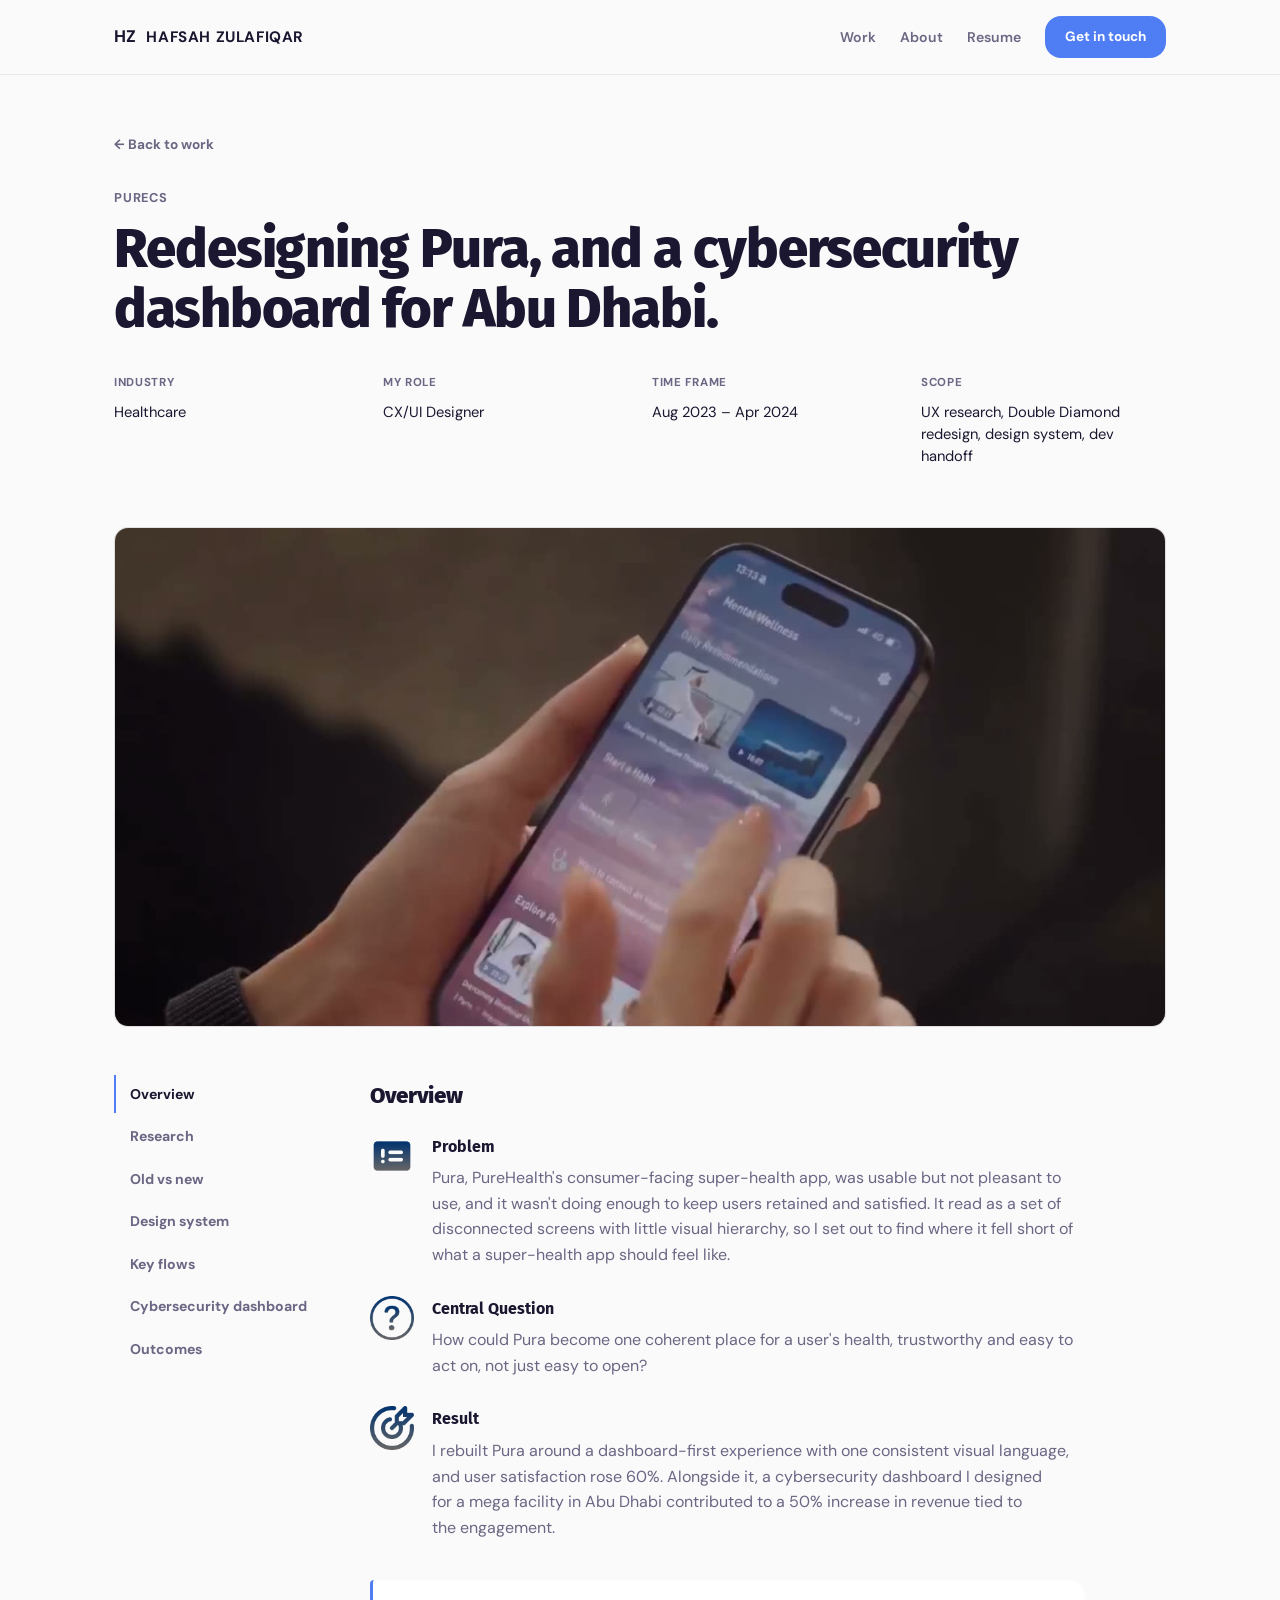
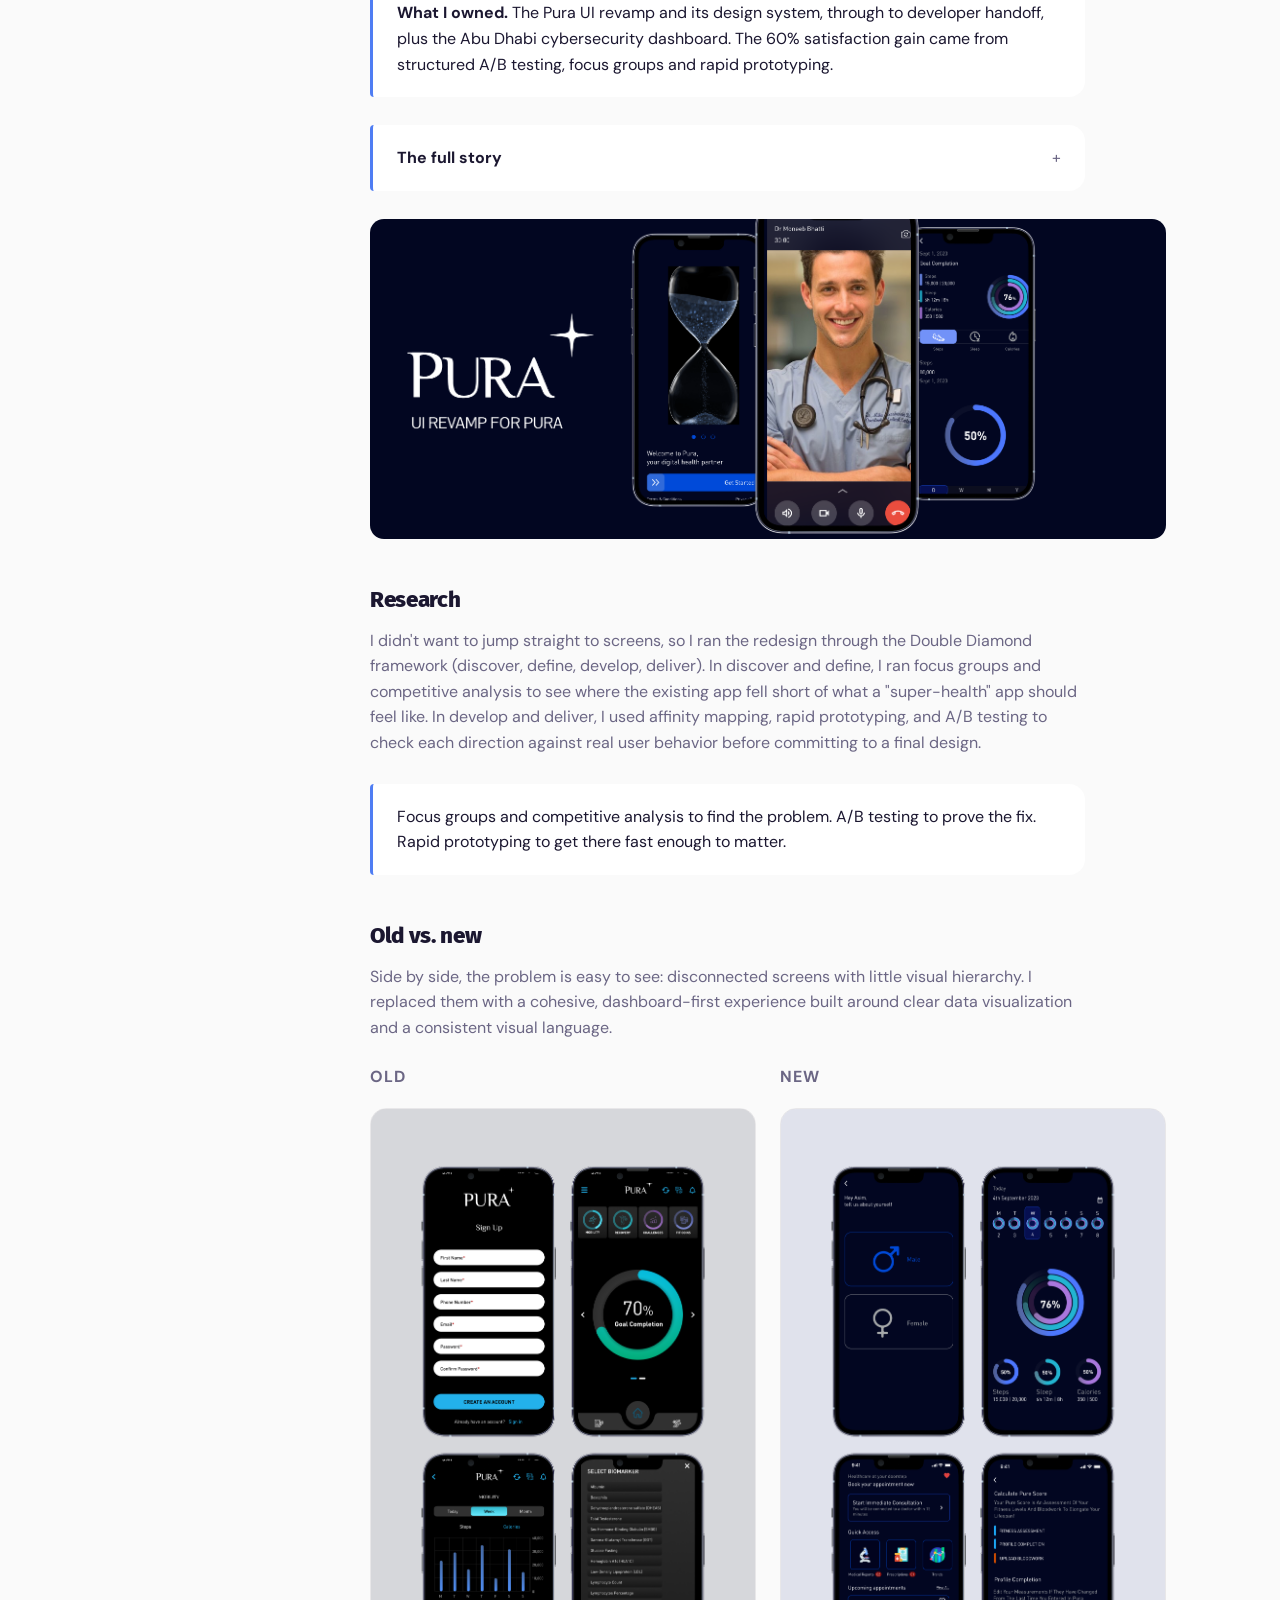
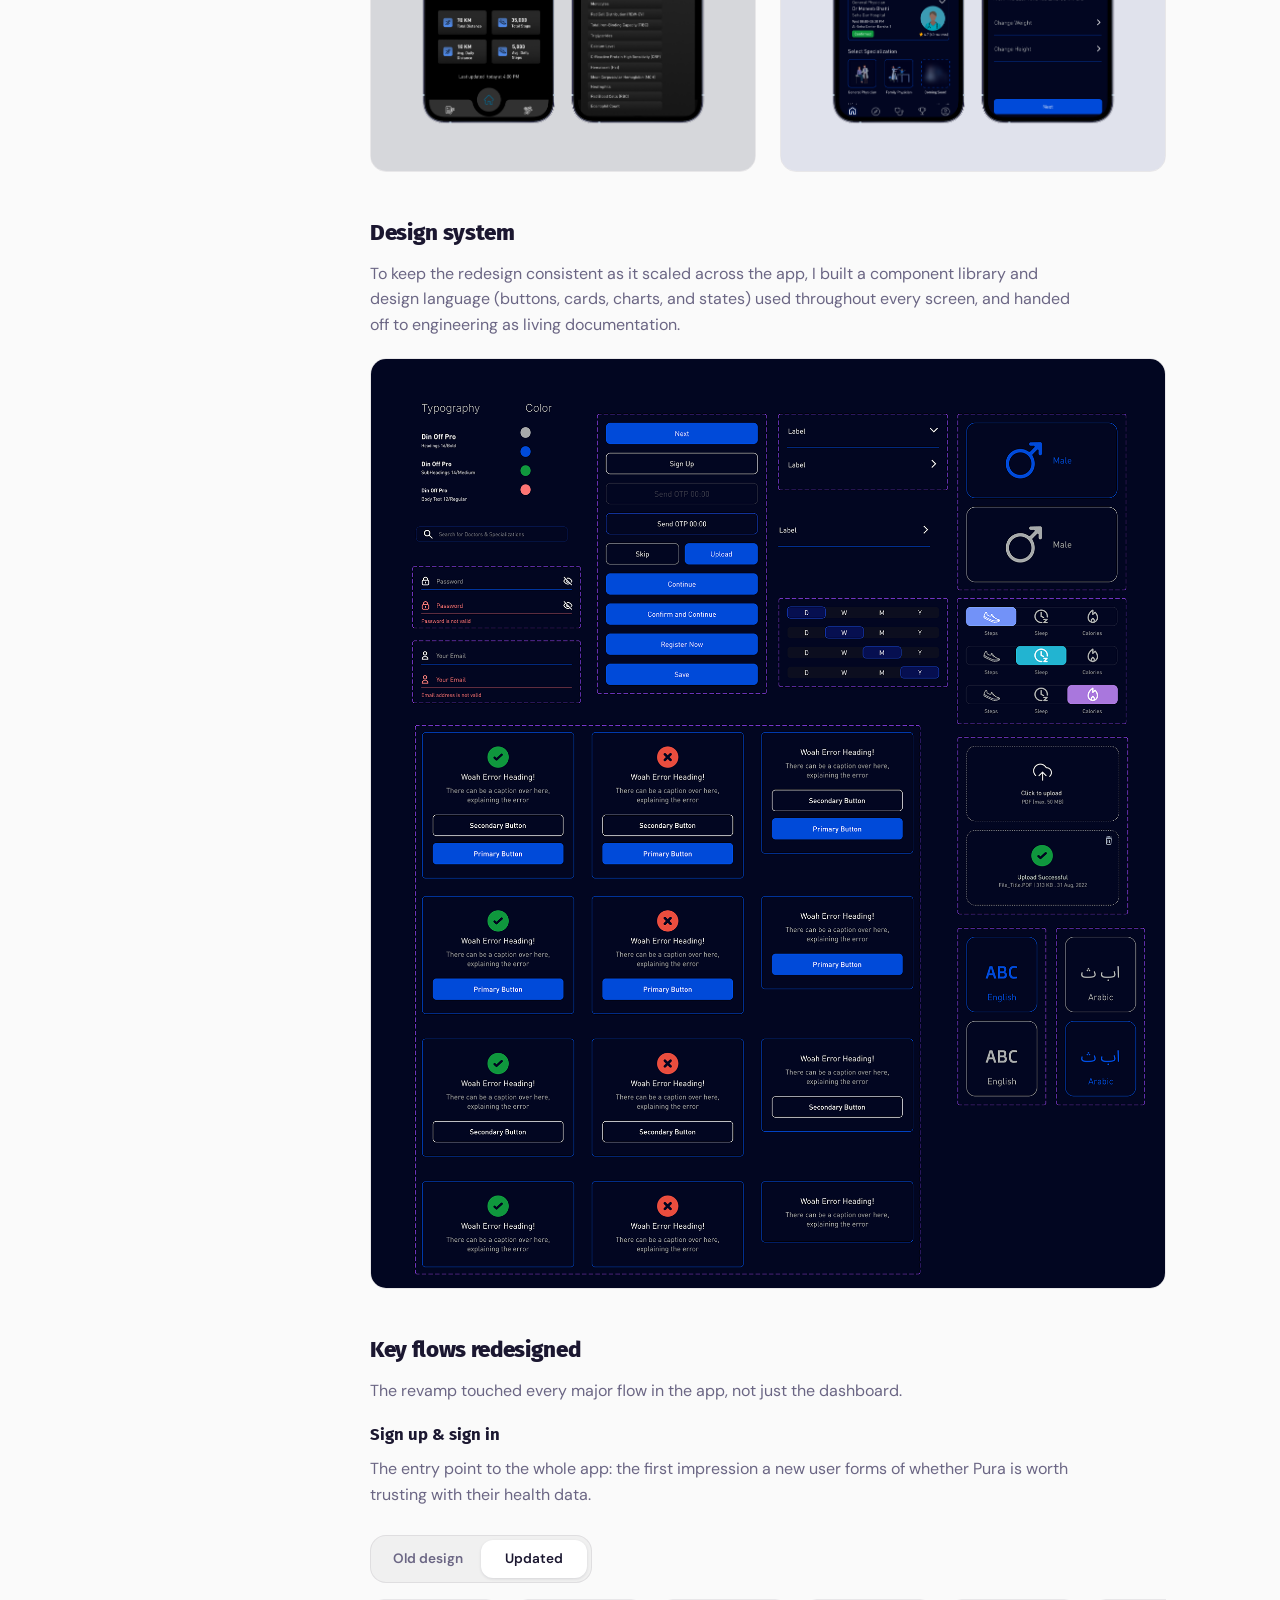
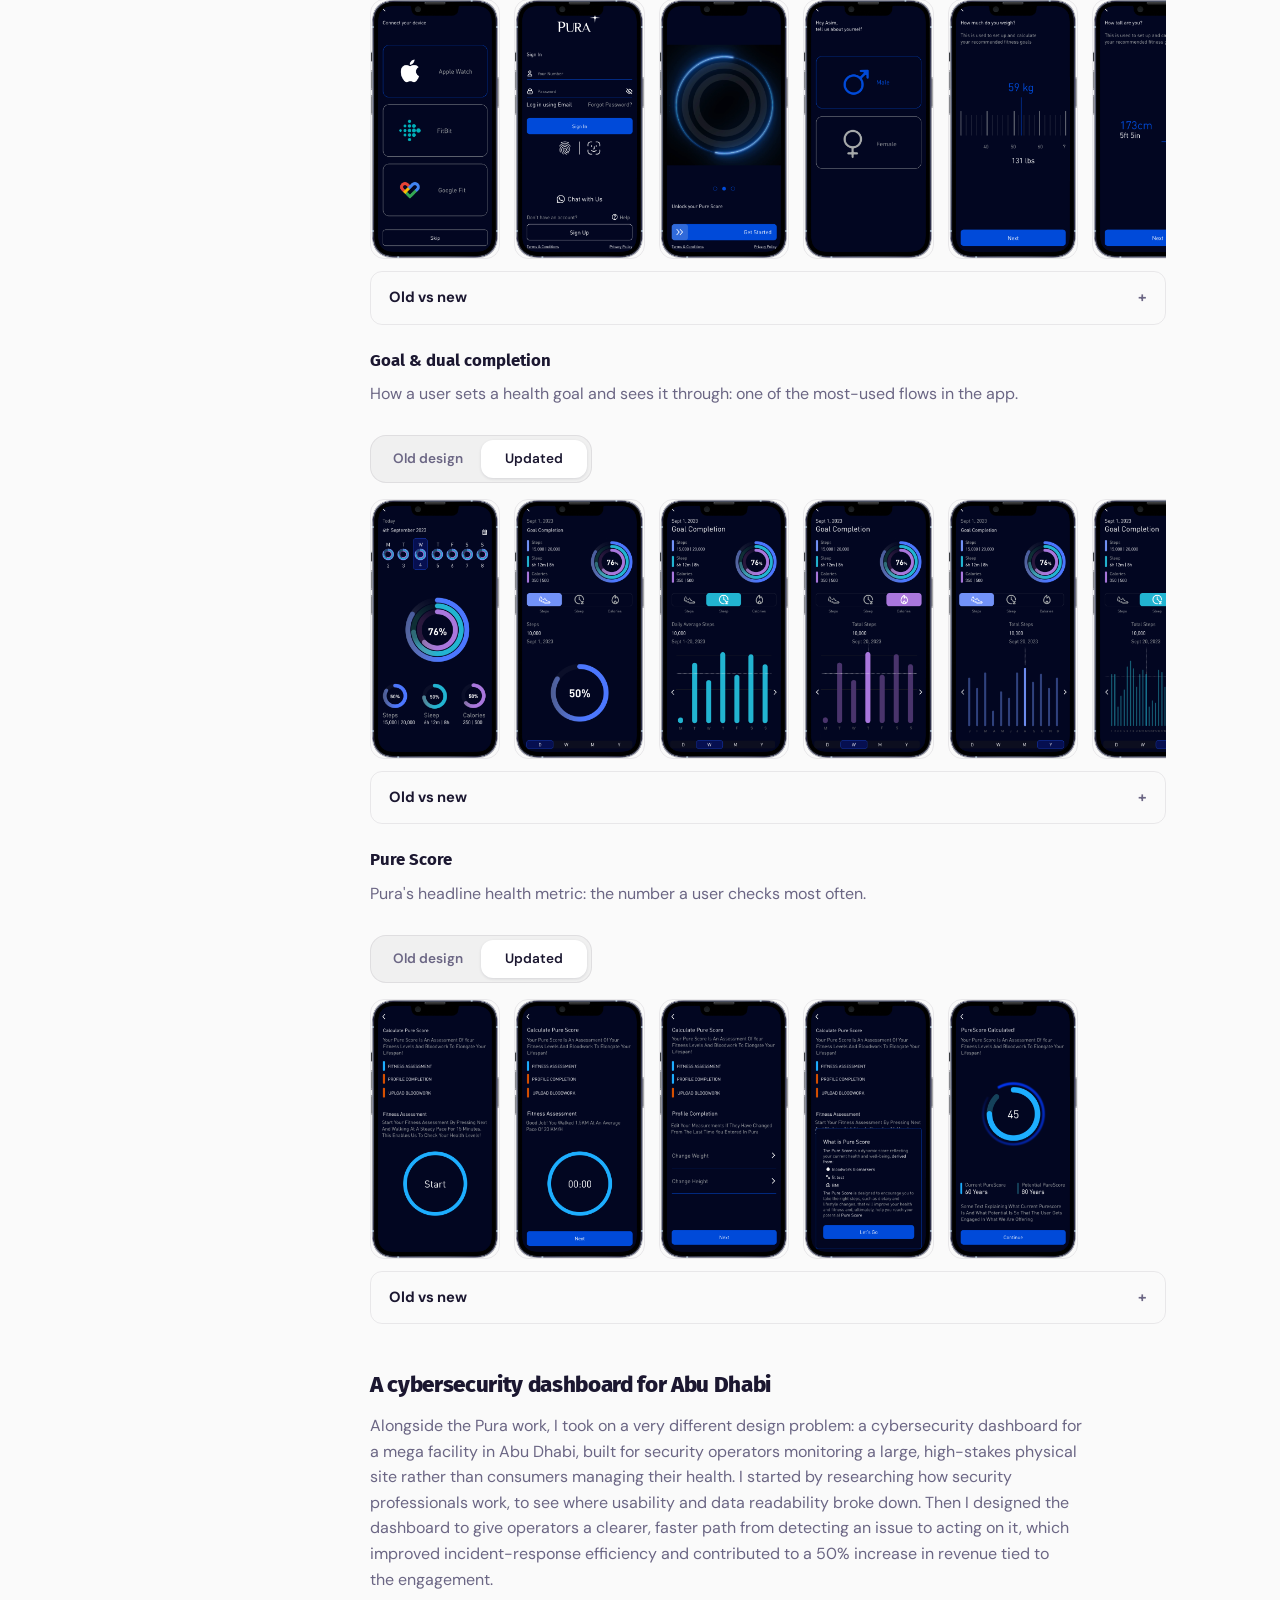
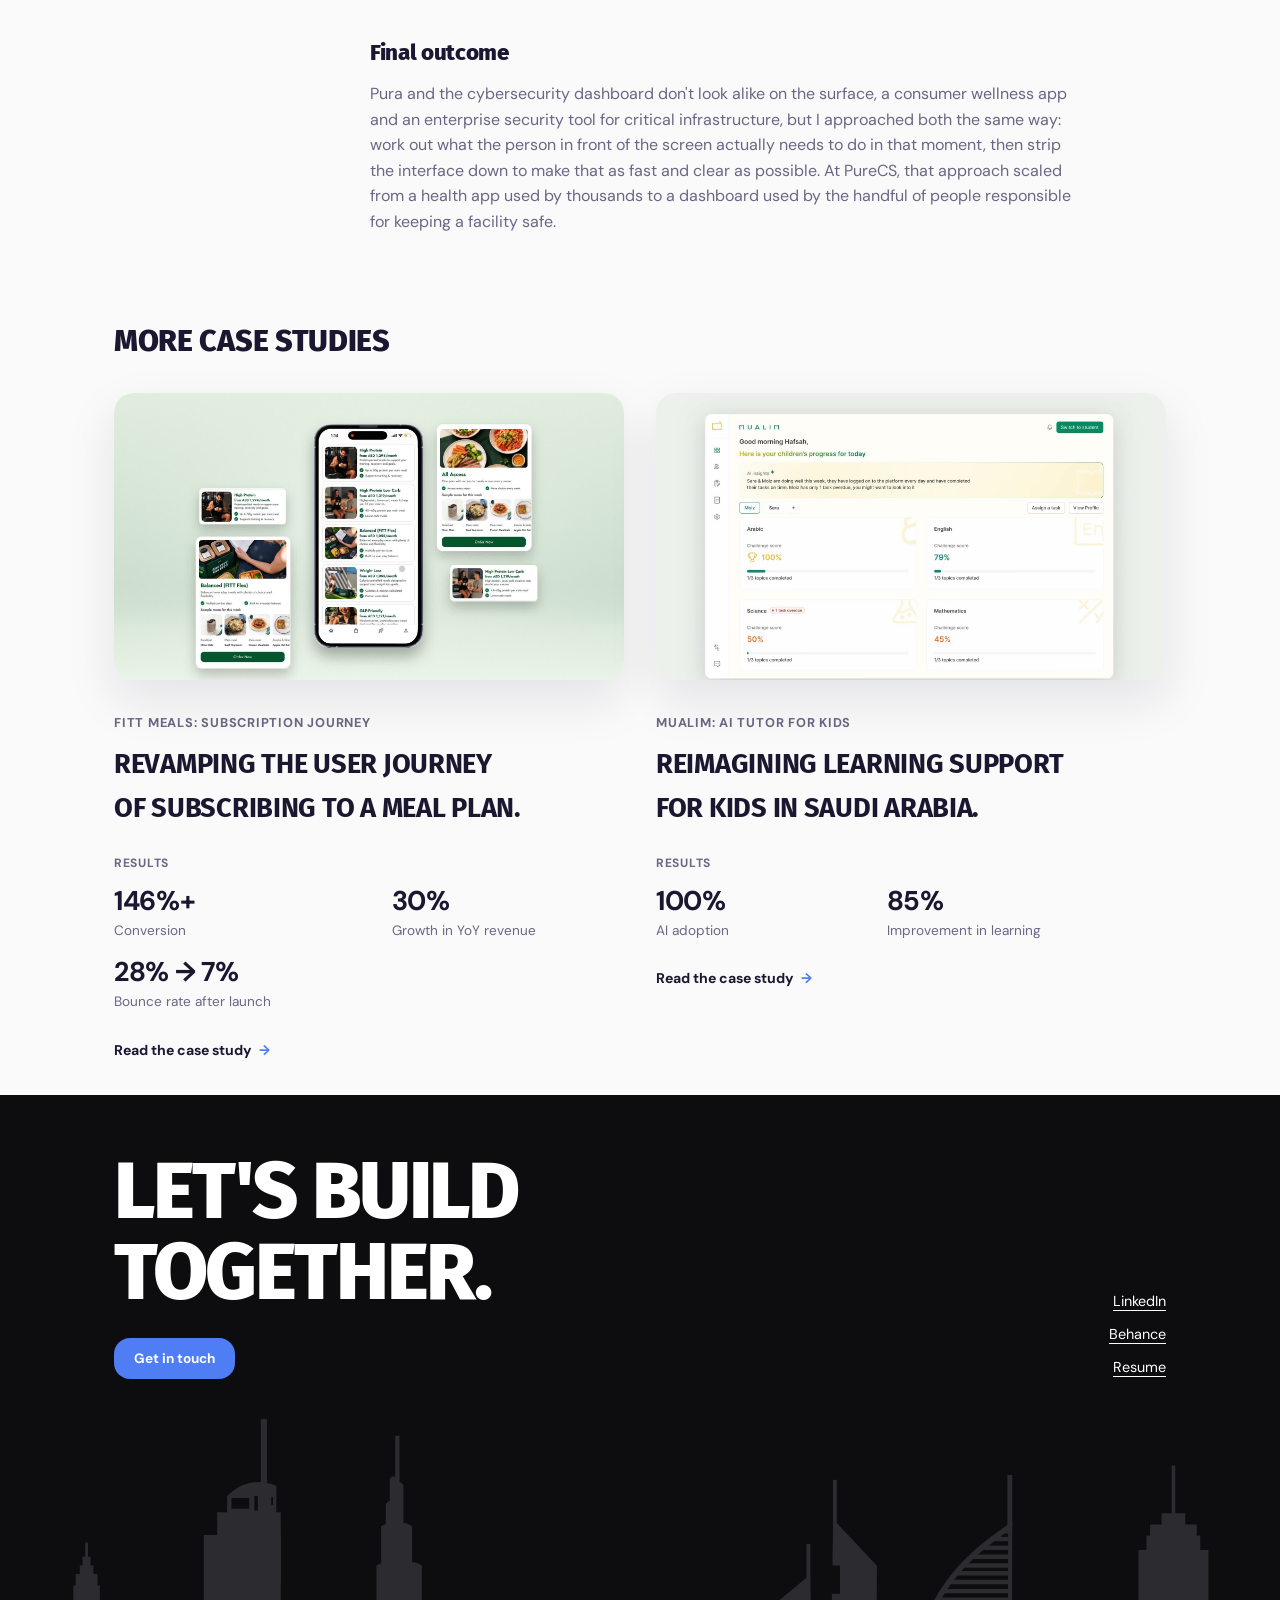
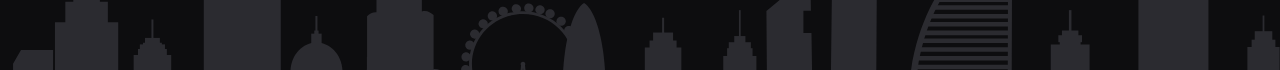
<file: work/pura-health-redesign.html>
<!DOCTYPE html>
<html lang="en">
<head>
<meta charset="UTF-8">
<link rel="icon" type="image/svg+xml" href="../assets/favicon.svg">
<meta name="viewport" content="width=device-width, initial-scale=1.0">
<title>PureCS | Hafsah Zulafiqar</title>
<link rel="stylesheet" href="../styles.css?v=2026102901">
<link rel="preconnect" href="https://fonts.googleapis.com">
<link rel="preconnect" href="https://fonts.gstatic.com" crossorigin>
<link href="https://fonts.googleapis.com/css2?family=DM+Sans:wght@400;500;700&family=Fira+Sans:wght@400;700;800;900&display=swap" rel="stylesheet">
</head>
<body>

<header class="site-header">
  <div class="nav-capsule">
    <a href="../" class="logo">
      <span class="logo-avatar" aria-hidden="true">HZ</span>
      <span class="logo-name">Hafsah Zulafiqar</span>
    </a>
    <nav class="nav-links" aria-label="Main">
      <a href="../#case-studies">Work</a>
      <a href="../about.html">About</a>
      <a href="../resume.html">Resume</a>
    </nav>
    <div class="nav-right">
      <a href="mailto:hafsah.zulafiqar@gmail.com" class="nav-cta">Get in touch</a>
    </div>
  </div>
</header>

<main>
  <section class="case-hero">
    <div class="wrap">
      <a href="../#case-studies" class="breadcrumb">← Back to work</a>
      <p class="case-studies-kicker">PureCS</p>
      <h1>Redesigning Pura, and a cybersecurity dashboard for Abu Dhabi.</h1>
      <dl class="case-meta-grid">
        <div><dt>Industry</dt><dd>Healthcare</dd></div>
        <div><dt>My role</dt><dd>CX/UI Designer</dd></div>
        <div><dt>Time frame</dt><dd>Aug 2023 – Apr 2024</dd></div>
        <div><dt>Scope</dt><dd>UX research, Double Diamond redesign, design system, dev handoff</dd></div>
      </dl>
    </div>
  </section>

  <div class="wrap">
    <div class="case-video" style="aspect-ratio:1440/684;" aria-label="PureCS intro video"><video class="case-video-fill" src="../assets/purecs/intro.mp4" poster="../assets/purecs/intro-poster.jpg" muted loop playsinline preload="none"></video></div>
  </div>

  <div class="wrap case-layout">
    <aside class="case-sidebar">
      <nav class="case-sidebar-nav">
        <a href="#overview" class="active">Overview</a>
        <a href="#research">Research</a>
        <a href="#old-vs-new">Old vs new</a>
        <a href="#design-system">Design system</a>
        <a href="#key-flows">Key flows</a>
        <a href="#cybersecurity">Cybersecurity dashboard</a>
        <a href="#outcomes">Outcomes</a>
      </nav>
    </aside>

    <article class="case-body">
      <section id="overview">
        <h2>Overview</h2>
        <ol class="case-steps">
          <li>
            <img class="case-step-icon" src="../assets/icons/step-problem.png" alt="" width="44" height="44">
            <div>
              <h4>Problem</h4>
              <p>Pura, PureHealth's consumer-facing super-health app, was usable but not pleasant to use, and it wasn't doing enough to keep users retained and satisfied. It read as a set of disconnected screens with little visual hierarchy, so I set out to find where it fell short of what a super-health app should feel like.</p>
            </div>
          </li>
          <li>
            <img class="case-step-icon" src="../assets/icons/step-question.png" alt="" width="44" height="44">
            <div>
              <h4>Central Question</h4>
              <p>How could Pura become one coherent place for a user's health, trustworthy and easy to act on, not just easy to open?</p>
            </div>
          </li>
          <li>
            <img class="case-step-icon" src="../assets/icons/step-result.png" alt="" width="44" height="44">
            <div>
              <h4>Result</h4>
              <p>I rebuilt Pura around a dashboard-first experience with one consistent visual language, and user satisfaction rose 60%. Alongside it, a cybersecurity dashboard I designed for a mega facility in Abu Dhabi contributed to a 50% increase in revenue tied to the engagement.</p>
            </div>
          </li>
        </ol>
        <div class="case-callout"><strong>What I owned.</strong> The Pura UI revamp and its design system, through to developer handoff, plus the Abu Dhabi cybersecurity dashboard. The 60% satisfaction gain came from structured A/B testing, focus groups and rapid prototyping.</div>
        <details class="case-callout case-story">
          <summary>The full story</summary>
          <p>I joined as CX/UI Designer in August 2023 to lead a full UI revamp aimed at a specific, hard-to-fake goal: increasing user retention and satisfaction by making the app actually pleasant to use, not just usable, with handoff-ready documentation for the development team.</p>
        </details>
        <div class="case-gallery-shot thumb-purecs-hero" style="height:320px;" aria-hidden="true"></div>
      </section>

      <section id="research">
        <h2>Research</h2>
        <p>I didn't want to jump straight to screens, so I ran the redesign through the Double Diamond framework (discover, define, develop, deliver). In discover and define, I ran focus groups and competitive analysis to see where the existing app fell short of what a "super-health" app should feel like. In develop and deliver, I used affinity mapping, rapid prototyping, and A/B testing to check each direction against real user behavior before committing to a final design.</p>
        <div class="case-callout">Focus groups and competitive analysis to find the problem. A/B testing to prove the fix. Rapid prototyping to get there fast enough to matter.</div>
      </section>

      <section id="old-vs-new">
        <h2>Old vs. new</h2>
        <p>Side by side, the problem is easy to see: disconnected screens with little visual hierarchy. I replaced them with a cohesive, dashboard-first experience built around clear data visualization and a consistent visual language.</p>
        <div class="case-compare">
          <div>
            <p class="case-compare-label">Old</p>
            <img class="case-compare-img" src="../assets/purecs/hero-compare/old.png" alt="Pura app, old design: sign up, dashboard, booking, and Pure Score screens" loading="lazy">
          </div>
          <div>
            <p class="case-compare-label">New</p>
            <img class="case-compare-img" src="../assets/purecs/hero-compare/new.png" alt="Pura app, redesigned: sign up, goal completion, mobility, and biomarker screens" loading="lazy">
          </div>
        </div>
      </section>

      <section id="design-system">
        <h2>Design system</h2>
        <p>To keep the redesign consistent as it scaled across the app, I built a component library and design language (buttons, cards, charts, and states) used throughout every screen, and handed off to engineering as living documentation.</p>
        <div class="case-design-system">
          <img src="../assets/purecs/design-system.png" alt="Pura design system: typography, color palette, buttons, inputs, dropdowns, toggles, cards, alerts, upload states, and language switch" loading="lazy">
        </div>
      </section>

      <section id="key-flows">
        <h2>Key flows redesigned</h2>
        <p>The revamp touched every major flow in the app, not just the dashboard.</p>

        <div class="case-feature-block">
          <h4>Sign up &amp; sign in</h4>
          <p>The entry point to the whole app: the first impression a new user forms of whether Pura is worth trusting with their health data.</p>
          <div class="case-toggle" data-case-toggle>
            <div class="case-toggle-bar" role="tablist" aria-label="Sign up & sign in view">
              <span class="case-toggle-thumb" aria-hidden="true"></span>
              <button type="button" role="tab" id="signup-tab-a" aria-selected="false" aria-controls="signup-panel-a" tabindex="-1">Old design</button>
              <button type="button" role="tab" id="signup-tab-b" aria-selected="true" aria-controls="signup-panel-b">Updated</button>
            </div>
            <div class="case-toggle-panels">
              <div class="case-toggle-panel" role="tabpanel" id="signup-panel-a" aria-labelledby="signup-tab-a">
                <div class="case-flow-shots">
                  <img src="../assets/purecs/signup/old/1.png" alt="Pura sign-up &amp; sign-in flow, old design, screen 1 of 6" loading="lazy">
                  <img src="../assets/purecs/signup/old/2.png" alt="Pura sign-up &amp; sign-in flow, old design, screen 2 of 6" loading="lazy">
                  <img src="../assets/purecs/signup/old/3.png" alt="Pura sign-up &amp; sign-in flow, old design, screen 3 of 6" loading="lazy">
                  <img src="../assets/purecs/signup/old/4.png" alt="Pura sign-up &amp; sign-in flow, old design, screen 4 of 6" loading="lazy">
                  <img src="../assets/purecs/signup/old/5.png" alt="Pura sign-up &amp; sign-in flow, old design, screen 5 of 6" loading="lazy">
                  <img src="../assets/purecs/signup/old/6.png" alt="Pura sign-up &amp; sign-in flow, old design, screen 6 of 6" loading="lazy">
                </div>
              </div>
              <div class="case-toggle-panel is-active" role="tabpanel" id="signup-panel-b" aria-labelledby="signup-tab-b">
                <div class="case-flow-shots">
                  <img src="../assets/purecs/signup/new/1.png" alt="Pura sign-up &amp; sign-in flow, redesigned, screen 1 of 6" loading="lazy">
                  <img src="../assets/purecs/signup/new/2.png" alt="Pura sign-up &amp; sign-in flow, redesigned, screen 2 of 6" loading="lazy">
                  <img src="../assets/purecs/signup/new/3.png" alt="Pura sign-up &amp; sign-in flow, redesigned, screen 3 of 6" loading="lazy">
                  <img src="../assets/purecs/signup/new/4.png" alt="Pura sign-up &amp; sign-in flow, redesigned, screen 4 of 6" loading="lazy">
                  <img src="../assets/purecs/signup/new/5.png" alt="Pura sign-up &amp; sign-in flow, redesigned, screen 5 of 6" loading="lazy">
                  <img src="../assets/purecs/signup/new/6.png" alt="Pura sign-up &amp; sign-in flow, redesigned, screen 6 of 6" loading="lazy">
                </div>
              </div>
            </div>
          </div>
          <details class="case-feature-expand">
            <summary>Old vs new</summary>
            <p>Old: a disconnected set of screens with little visual hierarchy. New: a cohesive, guided flow consistent with the rest of the redesigned app.</p>
          </details>
        </div>

        <div class="case-feature-block">
          <h4>Goal &amp; dual completion</h4>
          <p>How a user sets a health goal and sees it through: one of the most-used flows in the app.</p>
          <div class="case-toggle" data-case-toggle>
            <div class="case-toggle-bar" role="tablist" aria-label="Goal &amp; dual completion view">
              <span class="case-toggle-thumb" aria-hidden="true"></span>
              <button type="button" role="tab" id="goal-tab-a" aria-selected="false" aria-controls="goal-panel-a" tabindex="-1">Old design</button>
              <button type="button" role="tab" id="goal-tab-b" aria-selected="true" aria-controls="goal-panel-b">Updated</button>
            </div>
            <div class="case-toggle-panels">
              <div class="case-toggle-panel" role="tabpanel" id="goal-panel-a" aria-labelledby="goal-tab-a">
                <div class="case-flow-shots">
                  <img src="../assets/purecs/goal-completion/old/1.png" alt="Pura goal completion flow, old design, screen 1 of 6" loading="lazy">
                  <img src="../assets/purecs/goal-completion/old/2.png" alt="Pura goal completion flow, old design, screen 2 of 6" loading="lazy">
                  <img src="../assets/purecs/goal-completion/old/3.png" alt="Pura goal completion flow, old design, screen 3 of 6" loading="lazy">
                  <img src="../assets/purecs/goal-completion/old/4.png" alt="Pura goal completion flow, old design, screen 4 of 6" loading="lazy">
                  <img src="../assets/purecs/goal-completion/old/5.png" alt="Pura goal completion flow, old design, screen 5 of 6" loading="lazy">
                  <img src="../assets/purecs/goal-completion/old/6.png" alt="Pura goal completion flow, old design, screen 6 of 6" loading="lazy">
                </div>
              </div>
              <div class="case-toggle-panel is-active" role="tabpanel" id="goal-panel-b" aria-labelledby="goal-tab-b">
                <div class="case-flow-shots">
                  <img src="../assets/purecs/goal-completion/new/1.png" alt="Pura goal completion flow, redesigned, screen 1 of 6" loading="lazy">
                  <img src="../assets/purecs/goal-completion/new/2.png" alt="Pura goal completion flow, redesigned, screen 2 of 6" loading="lazy">
                  <img src="../assets/purecs/goal-completion/new/3.png" alt="Pura goal completion flow, redesigned, screen 3 of 6" loading="lazy">
                  <img src="../assets/purecs/goal-completion/new/4.png" alt="Pura goal completion flow, redesigned, screen 4 of 6" loading="lazy">
                  <img src="../assets/purecs/goal-completion/new/5.png" alt="Pura goal completion flow, redesigned, screen 5 of 6" loading="lazy">
                  <img src="../assets/purecs/goal-completion/new/6.png" alt="Pura goal completion flow, redesigned, screen 6 of 6" loading="lazy">
                </div>
              </div>
            </div>
          </div>
          <details class="case-feature-expand">
            <summary>Old vs new</summary>
            <p>Old: unclear progress and disconnected steps. New: a dashboard-first flow with clear data visualization at every stage.</p>
          </details>
        </div>

        <div class="case-feature-block">
          <h4>Pure Score</h4>
          <p>Pura's headline health metric: the number a user checks most often.</p>
          <div class="case-toggle" data-case-toggle>
            <div class="case-toggle-bar" role="tablist" aria-label="Pure Score view">
              <span class="case-toggle-thumb" aria-hidden="true"></span>
              <button type="button" role="tab" id="purescore-tab-a" aria-selected="false" aria-controls="purescore-panel-a" tabindex="-1">Old design</button>
              <button type="button" role="tab" id="purescore-tab-b" aria-selected="true" aria-controls="purescore-panel-b">Updated</button>
            </div>
            <div class="case-toggle-panels">
              <div class="case-toggle-panel" role="tabpanel" id="purescore-panel-a" aria-labelledby="purescore-tab-a">
                <div class="case-flow-shots">
                  <img src="../assets/purecs/purescore/old/1.png" alt="Pura Score flow, old design, screen 1 of 5" loading="lazy">
                  <img src="../assets/purecs/purescore/old/2.png" alt="Pura Score flow, old design, screen 2 of 5" loading="lazy">
                  <img src="../assets/purecs/purescore/old/3.png" alt="Pura Score flow, old design, screen 3 of 5" loading="lazy">
                  <img src="../assets/purecs/purescore/old/4.png" alt="Pura Score flow, old design, screen 4 of 5" loading="lazy">
                  <img src="../assets/purecs/purescore/old/5.png" alt="Pura Score flow, old design, screen 5 of 5" loading="lazy">
                </div>
              </div>
              <div class="case-toggle-panel is-active" role="tabpanel" id="purescore-panel-b" aria-labelledby="purescore-tab-b">
                <div class="case-flow-shots">
                  <img src="../assets/purecs/purescore/new/1.png" alt="Pura Score flow, redesigned, screen 1 of 5" loading="lazy">
                  <img src="../assets/purecs/purescore/new/2.png" alt="Pura Score flow, redesigned, screen 2 of 5" loading="lazy">
                  <img src="../assets/purecs/purescore/new/3.png" alt="Pura Score flow, redesigned, screen 3 of 5" loading="lazy">
                  <img src="../assets/purecs/purescore/new/4.png" alt="Pura Score flow, redesigned, screen 4 of 5" loading="lazy">
                  <img src="../assets/purecs/purescore/new/5.png" alt="Pura Score flow, redesigned, screen 5 of 5" loading="lazy">
                </div>
              </div>
            </div>
          </div>
          <details class="case-feature-expand">
            <summary>Old vs new</summary>
            <p>Old: buried and hard to interpret. New: front and center, built on the same consistent visual language as the rest of the redesign.</p>
          </details>
        </div>
      </section>

      <section id="cybersecurity">
        <h2>A cybersecurity dashboard for Abu Dhabi</h2>
        <p>Alongside the Pura work, I took on a very different design problem: a cybersecurity dashboard for a mega facility in Abu Dhabi, built for security operators monitoring a large, high-stakes physical site rather than consumers managing their health. I started by researching how security professionals work, to see where usability and data readability broke down. Then I designed the dashboard to give operators a clearer, faster path from detecting an issue to acting on it, which improved incident-response efficiency and contributed to a 50% increase in revenue tied to the engagement.</p>
        <!-- No real screenshot exists for this dashboard yet — hidden from
             production rather than showing an empty placeholder box. Restore
             this once a real image is available:
        <div class="case-gallery-shot" style="height:280px;" aria-hidden="true">Dashboard placeholder</div>
        -->
      </section>

      <section id="outcomes">
        <h2>Final outcome</h2>
        <p>Pura and the cybersecurity dashboard don't look alike on the surface, a consumer wellness app and an enterprise security tool for critical infrastructure, but I approached both the same way: work out what the person in front of the screen actually needs to do in that moment, then strip the interface down to make that as fast and clear as possible. At PureCS, that approach scaled from a health app used by thousands to a dashboard used by the handful of people responsible for keeping a facility safe.</p>
      </section>
    </article>
  </div>

  <section class="wrap next-cases" aria-labelledby="next-cases-title">
    <h2 class="next-cases-title" id="next-cases-title">More case studies</h2>
    <div class="next-cases-grid">
      <article class="next-case">
        <div class="case-studies-media" aria-hidden="true"><video class="case-video-fill" src="../assets/fitt-meals/intro.mp4" poster="../assets/fitt-meals/intro-poster.jpg" muted loop playsinline preload="none"></video></div>
        <div class="case-studies-info">
          <p class="case-studies-kicker">FITT Meals: Subscription Journey</p>
          <h3 class="case-studies-title">Revamping the user journey of subscribing to a meal plan.</h3>
          <div class="case-studies-results">
            <p class="case-studies-results-label">Results</p>
            <div class="case-studies-results-grid"><div class="case-studies-result"><span class="case-studies-stat">146%+</span><span class="case-studies-stat-label">Conversion</span></div><div class="case-studies-result"><span class="case-studies-stat">30%</span><span class="case-studies-stat-label">Growth in YoY revenue</span></div><div class="case-studies-result"><span class="case-studies-stat">28% &rarr; 7%</span><span class="case-studies-stat-label">Bounce rate after launch</span></div></div>
          </div>
          <a href="fitt-subscription-journey.html" class="project-link">Read the case study <span class="arrow">→</span></a>
        </div>
      </article>
      <article class="next-case">
        <div class="case-studies-media" aria-hidden="true"><video class="case-video-fill" src="../assets/mualim/intro.mp4" poster="../assets/mualim/intro-poster.jpg" muted loop playsinline preload="none"></video></div>
        <div class="case-studies-info">
          <p class="case-studies-kicker">Mualim: AI Tutor for Kids</p>
          <h3 class="case-studies-title">Reimagining learning support for kids in Saudi Arabia.</h3>
          <div class="case-studies-results">
            <p class="case-studies-results-label">Results</p>
            <div class="case-studies-results-grid"><div class="case-studies-result"><span class="case-studies-stat">100%</span><span class="case-studies-stat-label">AI adoption</span></div><div class="case-studies-result"><span class="case-studies-stat">85%</span><span class="case-studies-stat-label">Improvement in learning</span></div></div>
          </div>
          <a href="ai-tutor-ksa.html" class="project-link">Read the case study <span class="arrow">→</span></a>
        </div>
      </article>
    </div>
  </section>
</main>

<footer class="site-footer">
  <div class="wrap footer-top">
    <div class="footer-cta">
      <h2 class="footer-heading">Let's build together.</h2>
      <a href="mailto:hafsah.zulafiqar@gmail.com" class="btn btn-primary">Get in touch</a>
    </div>
    <nav class="footer-links" aria-label="Elsewhere">
      <a href="https://www.linkedin.com/in/hafsah-zulafiqar-51a7b5165/" target="_blank" rel="noopener noreferrer">LinkedIn</a>
      <a href="https://www.behance.net/hafsahzapp19e9" target="_blank" rel="noopener noreferrer">Behance</a>
      <a href="../resume.pdf" target="_blank" rel="noopener noreferrer">Resume</a>
    </nav>
  </div>
  <div class="footer-skyline" aria-hidden="true"></div>
</footer>

<script src="../script.js?v=2026102901"></script>
</body>
</html>
</file>
<file: styles.css>
:root {
  --bg: #FAFAFA;
  --bg-alt: #F0F0F0;
  --card: #FFFFFF;
  --text: #1B1730;
  --text-muted: #6B6684;
  --primary: #4F7DF3;
  --secondary: #4F7DF3;
  --accent: #4F7DF3;
  --heading: #1B1730;
  --btn-color: #4F7DF3;
  --btn-text: #FFFFFF;
  --border: rgba(27,23,48,0.08);
  /* Stronger-than-built-in curves: ease-out for anything entering or
     responding to input, ease-in-out for on-screen movement. */
  --ease-out: cubic-bezier(0.23, 1, 0.32, 1);
  --ease-in-out: cubic-bezier(0.77, 0, 0.175, 1);
  /* Headings site-wide are Fira Sans (bold, loaded via Google Fonts on
     every page) — this single token drives every h1/h2/h3, the marquee/
     logo strip, and every other place that already reads var(--font-display)
     directly, so they all picked up Fira Sans automatically instead of
     needing a per-selector edit. Body copy stays on the rounded system
     stack (ui-rounded = SF Pro Rounded on Apple platforms; DM Sans, also
     loaded, is the non-Apple fallback). */
  --font-display: 'Fira Sans', ui-rounded, "SF Pro Rounded", "SF Pro Display", -apple-system, BlinkMacSystemFont, 'DM Sans', system-ui, sans-serif;
  --font-body: ui-rounded, "SF Pro Rounded", "SF Pro Display", -apple-system, BlinkMacSystemFont, 'DM Sans', system-ui, sans-serif;
}

* { box-sizing: border-box; }

html { scroll-behavior: smooth; }

body {
  margin: 0;
  background: var(--bg);
  color: var(--text);
  font-family: var(--font-body);
  line-height: 1.6;
  -webkit-font-smoothing: antialiased;
}

.wrap { max-width: 1100px; margin: 0 auto; padding: 0 24px; }

h1, h2, h3 {
  font-family: var(--font-display);
  font-weight: 800;
  margin: 0;
  text-wrap: balance;
  text-transform: uppercase;
  letter-spacing: -0.01em;
}

p, li { text-wrap: pretty; }

a { color: inherit; text-decoration: none; }

.sr-only {
  position: absolute; width: 1px; height: 1px; padding: 0; margin: -1px;
  overflow: hidden; clip: rect(0,0,0,0); white-space: nowrap; border: 0;
}

@media (prefers-reduced-motion: reduce) {
  html { scroll-behavior: auto; }
  .marquee-track { animation: none !important; }
  .chat-card::after { animation: none !important; }
  .hero-aurora::before { animation: none !important; }
}

/* Nav */
/* A plain full-width bar (not the floating rounded capsule the rest of
   the site used before) — logo left, links + CTA right, thin bottom
   border instead of a shadow. */
.site-header {
  position: sticky;
  top: 0;
  z-index: 50;
  background: var(--bg);
  border-bottom: 1px solid var(--border);
}

.nav-capsule {
  max-width: 1100px;
  margin: 0 auto;
  display: flex;
  align-items: center;
  gap: 24px;
  padding: 16px 24px;
}

.logo {
  display: flex;
  align-items: center;
  gap: 10px;
  font-size: 0.95rem;
  font-weight: 700;
  letter-spacing: 0.04em;
  text-transform: uppercase;
  color: var(--text);
  white-space: nowrap;
}

.logo-avatar {
  flex-shrink: 0;
  font-size: 1.05rem; font-weight: 800; letter-spacing: 0.01em; line-height: 1;
  color: var(--heading);
}

.nav-links { display: flex; align-items: center; gap: 24px; margin-left: auto; }
.nav-links a { font-size: 0.88rem; font-weight: 600; color: var(--text-muted); transition: color 160ms var(--ease-out); }
.nav-links a[aria-current="page"] { color: var(--text); }
@media (hover: hover) and (pointer: fine) { .nav-links a:hover { color: var(--text); } }
.nav-links a:focus-visible { outline: 2px solid var(--accent); outline-offset: 3px; border-radius: 4px; }
.nav-right { display: flex; align-items: center; justify-content: flex-end; gap: 22px; }

.nav-cta {
  background: var(--primary);
  color: #fff;
  font-weight: 700;
  font-size: 0.85rem;
  padding: 10px 20px;
  border-radius: 16px;
  white-space: nowrap;
}

/* Logo / company marquee. Sits directly under the pinned hero, and its
   glass effect (backdrop-filter) samples whatever is behind it — right at
   the scroll position where the hero's sticky content is detaching, that
   was blurring straight over the tail end of the tagline with zero gap to
   separate them. A real margin here (rather than relying on the hero's own
   unpin math) keeps the two comfortably apart regardless of scroll timing. */
.marquee {
  overflow: hidden;
  margin-top: 2vh;
  border-top: 1px solid rgba(255,255,255,0.4);
  border-bottom: 1px solid rgba(255,255,255,0.4);
  background: rgba(255,255,255,0.25);
  backdrop-filter: blur(18px) saturate(160%);
  -webkit-backdrop-filter: blur(18px) saturate(160%);
  padding: 36px 0;
}

.marquee-track {
  display: flex;
  width: max-content;
  gap: 28px;
  animation: marquee-scroll 32s linear infinite;
}

.marquee-track span {
  font-family: var(--font-display);
  text-transform: uppercase;
  font-size: clamp(1.5rem, 3vw, 2.1rem);
  font-weight: 700;
  letter-spacing: 0.02em;
  color: var(--text-muted);
  white-space: nowrap;
}

@keyframes marquee-scroll {
  from { transform: translateX(0); }
  to { transform: translateX(-50%); }
}

/* Case studies (home page, right after the hero).
   Default rendering: the 3 case studies stacked as normal white cards in
   normal document flow, all visible at once — this is the real content,
   and what no-JS/prefers-reduced-motion visitors get.
   Enhanced rendering (script.js adds .is-pinned to the section, motion
   allowed only): the section becomes 3x the viewport tall and its inner
   .case-studies-sticky pins for that whole distance. Each card is now
   absolutely stacked on the others at identical position — matching
   georgegeo.vercel.app's actual "deck" pattern (verified by inspecting
   its DOM: each slide is one self-contained absolutely-positioned unit
   toggled by a `.is-current`-equivalent class, not a shared text panel
   with a separately animated image) — and only the .active one is
   visible, crossfading in. Because every card's text sits at the exact
   same layout position, the text reads as staying put across the swap;
   the image gets its own extra translateY so it visibly rises into place
   on top of that. The shared counter/heading above the stack never
   changes position — only its number updates. */
.case-studies { padding: 40px 0; }
/* Only on the pinned/scroll-jacked desktop path (mirrors the hero's own
   .is-pinned gate): a plain, un-hijacked scroll buffer between the hero's
   two stages finishing and this deck's own sticky engaging, so there's a
   real stretch of ordinary scrolling as the "third scroll" rather than
   one scroll-jack running straight into the next. 18vh (plus the
   marquee's own margin, stacked on top of it) read as too much empty
   space; 6vh is enough to still feel like a distinct scroll. */
.case-studies.is-pinned { margin-top: 6vh; }
.case-studies-head { display: flex; align-items: baseline; gap: 16px; margin-bottom: 24px; }
.case-studies-counter { font-weight: 700; color: var(--text-muted); font-size: 1.1rem; }
.case-studies-counter .cs-current { color: var(--heading); }
.case-studies-heading {
  font-family: 'Fira Sans', var(--font-display);
  font-weight: 800;
  font-size: clamp(1.6rem, 3vw, 2.1rem);
  color: var(--heading);
}
.case-studies-stack { display: flex; flex-direction: column; gap: 40px; }
.case-studies-card {
  /* Needed so .project-link::after (position:absolute; inset:0 — see its
     rule for why) resolves against this card instead of escaping to the
     nearest positioned ancestor up the tree (or the page itself, with no
     positioned ancestor at all) and covering far more than this one card
     — .project-link was written for .project-card, which already sets
     this, so every other place that reuses the class needs its own. */
  position: relative;
  display: flex;
  align-items: center;
  gap: 56px;
}
/* The media is its own block, separate from the text: no shared card
   background, so the picture and the copy sit directly on the page.
   position:relative so a locked card's .project-thumb-lock badge (reused
   as-is from the older .project-thumb grid — same badge, new card shape)
   can position itself against this box instead of escaping to the page. */
.case-studies-media {
  position: relative;
  flex: 1 1 64%;
  aspect-ratio: 16 / 9;
  border-radius: 20px;
  box-shadow: 0 20px 50px rgba(27,23,48,0.10);
  background-size: cover;
  background-position: center;
}
.case-studies-info { flex: 1 1 30%; max-width: 420px; }
.case-studies-kicker {
  text-transform: uppercase;
  letter-spacing: 0.06em;
  font-size: 0.8rem;
  font-weight: 700;
  color: var(--text-muted);
  margin-bottom: 10px;
}
.case-studies-tags {
  font-size: 0.8rem;
  font-weight: 700;
  color: var(--accent);
  margin-bottom: 6px;
}
.case-studies-title {
  font-family: 'Fira Sans', var(--font-display);
  font-weight: 700;
  font-size: clamp(1.3rem, 2.4vw, 1.7rem);
  color: var(--heading);
  margin-bottom: 24px;
}
/* Results grid — matches the Figma frame's "Results" stat block on each
   card. The real numbers aren't final yet, so each value/caption is a
   plain gray placeholder bar (like the image boxes) rather than invented
   figures — swap .ph-number/.ph-caption for real text once the stats are
   ready. */
.case-studies-results { margin-bottom: 24px; }
.case-studies-results-label {
  text-transform: uppercase;
  letter-spacing: 0.06em;
  font-size: 0.75rem;
  font-weight: 700;
  color: var(--text-muted);
  margin-bottom: 12px;
}
.case-studies-results-grid {
  display: grid;
  grid-template-columns: repeat(2, auto);
  gap: 16px 32px;
}
.ph { display: block; border-radius: 6px; background: var(--bg-alt); }
.ph-number { width: 64px; height: 26px; margin-bottom: 8px; }
.ph-caption { width: 88px; height: 12px; }

/* --- Enhanced (pinned) rendering: scroll-controlled 3D "drum" deck ---
   Cards rotate around the X axis as they move from front-and-center to
   peeking beyond the top/bottom edge, like slides rolling over a drum.
   The displayed position is a continuous spring value (script.js),
   independently interpolated every rAF frame — not a discrete
   active/is-before/is-after class swap — so transform/opacity/the veil
   are all written inline per frame instead of via CSS transitions (a
   transition here would fight the spring's own easing/overshoot). */
/* position:relative + overflow:hidden unconditionally (not just when
   pinned) — .case-studies-bg below is position:absolute with a negative
   inset, and without a sized, clipping ancestor here it was escaping all
   the way up to the nearest positioned ancestor (main) on mobile, where
   main's height is the WHOLE page's content height, not this section's —
   inset:-20% of "the whole page" added ~600px of dead empty space below
   the footer. */
.case-studies-sticky { position: relative; overflow: hidden; }
/* Extended wireframe grid (.hero-grid markup reused, see index.html) behind
   the case-studies deck. Faded relative to the hero's own copy so it reads
   as background texture, not a second foreground element; the hover-glow
   mechanic (--glow via color-mix, see .hero-grid rules above) still applies
   since it shares the .hero-grid class. Needs its own position/z-index here
   (the hero's version relies on .hero being its only positioned ancestor,
   which doesn't apply here) and .case-studies-panel needs an explicit
   position+z-index in BOTH layouts (not just .is-pinned) so it reliably
   paints above this absolutely-positioned sibling — a position:absolute
   element paints above a position:static one regardless of DOM order. */
.case-studies-grid { position: absolute; inset: 0; z-index: 0; opacity: 0.35; }
.case-studies-panel { position: relative; z-index: 1; }
/* One sticky viewport (for the first slide to sit still in) plus a SHORT
   fixed scroll distance per additional slide — not another full 100vh
   each, which took many scroll ticks to get through one transition. 330px
   (50% more than the previous 220px, per feedback that it still felt too
   fast) is more than one wheel/trackpad scroll gesture, so it now takes a
   couple of scroll ticks to move to the next slide instead of a near-
   instant snap. */
.case-studies.is-pinned { position: relative; height: calc(100vh + (var(--cs-count, 4) - 1) * 330px); padding: 0; }
.case-studies.is-pinned .case-studies-sticky {
  position: sticky; top: 0; height: 100vh;
  display: flex; align-items: center;
  perspective: 1200px;
}
/* Slow decorative drift (script.js writes its transform from continuous
   scroll progress, not the stepped slide index) — sits behind the panel. */
.case-studies-bg {
  position: absolute; inset: -20% -10%;
  background: radial-gradient(circle at 30% 30%, rgba(79,125,243,0.08), transparent 60%);
  pointer-events: none;
  z-index: 0;
  will-change: transform;
}
.case-studies.is-pinned .case-studies-panel { width: 100%; height: calc(100vh - 96px); display: flex; flex-direction: column; position: relative; z-index: 1; }
.case-studies.is-pinned .case-studies-head { flex-shrink: 0; }
.case-studies.is-pinned .case-studies-stack { position: relative; flex: 1; min-height: 0; perspective: 1200px; }
.case-studies.is-pinned .case-studies-card {
  position: absolute;
  inset: 0;
  /* center, not stretch — the media box keeps the video's own 16:9 shape
     (below) instead of being forced to fill the full pinned-panel height,
     so the row sizes itself and sits centered in the available space. */
  align-items: center;
  pointer-events: none;
  transform-style: preserve-3d;
}
.case-studies.is-pinned .case-studies-card.active { pointer-events: auto; }
.case-studies.is-pinned .case-studies-media {
  aspect-ratio: 16 / 9;
  position: relative;
  transform-origin: 50% 50%;
}
/* The veil: darkens a card as it rolls away from center. --veil is set
   inline (0 to 0.75) by script.js each frame, not via a class. */
.case-studies.is-pinned .case-studies-media::after {
  content: '';
  position: absolute; inset: 0;
  border-radius: inherit;
  background: #0b0b12;
  opacity: var(--veil, 0);
  pointer-events: none;
}
.case-studies.is-pinned .case-studies-info { align-self: center; }

/* Hero */
main { position: relative; }
.hero { position: relative; }
/* Pinned only once script.js confirms motion + width allow it (mirrors
   .case-studies.is-pinned): the section grows tall enough to give the
   two-stage scroll-scrub a deliberate distance, and .hero-sticky pins for
   that whole range. Unpinned (mobile / reduced-motion / no-JS) it's just a
   normal in-flow section — see the --stage1/--stage2 defaults below. */
.hero.is-pinned { height: 220vh; }
.hero.is-pinned .hero-sticky { position: sticky; top: 0; height: 100vh; display: flex; align-items: center; }
.hero-sticky { position: relative; min-height: 100vh; display: flex; align-items: center; padding: 64px 0 40px; }

/* Decorative wireframe grid behind the hero content. Muted by default;
   the hit area is a transparent rect covering the whole cell, not just the
   thin lines themselves, since a stroke a couple of px wide is too small a
   target to hover reliably. Hover color is driven by a --glow custom
   property (0-1, set per cell by script.js) rather than a hard :hover
   swap — script.js gives the hovered cell and a few cells along its own
   row/column a falling-off --glow value, so the color reads as a soft
   blue that fades at both ends and spreads into the connecting lines,
   not a flat on/off swap confined to one cell. */
.hero-grid {
  position: absolute; inset: 0;
  width: 100%; height: 100%;
  z-index: 0;
  overflow: visible;
}
/* Fainter lines so the headline and subheading read cleanly over them (the
   case-studies copy sets its own opacity). */
.hero-grid:not(.case-studies-grid) { opacity: 0.4; }
.hero-grid .hit { fill: transparent; pointer-events: fill; }
.hero-grid .border,
.hero-grid .diag {
  stroke: color-mix(in srgb, var(--primary) calc(var(--glow, 0) * 100%), var(--border) calc((1 - var(--glow, 0)) * 100%));
  stroke-width: 1.5;
  vector-effect: non-scaling-stroke;
  transition: stroke 0.25s var(--ease-out);
  pointer-events: none;
}
.hero-grid .pill {
  fill: none;
  stroke: var(--border);
  stroke-width: 1.5;
  vector-effect: non-scaling-stroke;
  pointer-events: none;
}

/* pointer-events:none so this (mostly empty/transparent) box doesn't sit
   on top of and block hover on .hero-grid underneath it — it's a div, so
   it's opaque to hit-testing everywhere inside its bounds regardless of
   what's actually visible there. Re-enabled on the one child that needs
   real hover/click/focus (.hero-circle, below). */
.hero .wrap { position: relative; z-index: 1; width: 100%; text-align: center; display: flex; flex-direction: column; align-items: center; pointer-events: none; }

/* Card-stack + badge reveal, driven by --stage1 (0 at rest, 1 once the
   cards have fully fanned out) and --stage2 (0 until stage 1 finishes, 1
   once the tagline has fully darkened) — see script.js for how these are
   written from scroll position. Both default to 1 on .hero itself, so any
   path that never runs the scroll JS (mobile, reduced-motion, no-JS) just
   renders the fully-revealed end state instead of getting stuck at rest. */
.hero { --stage1: 1; --stage2: 1; }

/* Original icon row, brought back in place of the card stack (hidden
   below). Five icons overlap in a condensed cluster and spread into an
   evenly spaced row as --stage1 goes 0 -> 1 — the same variable the card
   fan used to read, so it expands on "one scroll" exactly like before,
   with no separate scroll listener needed. --cx/--lx (condensed/spread
   x-offset) are set inline per icon in the HTML; a shared --hover-scale
   rides along so hover works at any point in the expansion. */
.hero-circles {
  position: relative;
  width: 320px;
  height: 64px;
  margin: 0 auto 32px;
}
.hero-circle {
  position: absolute;
  top: 50%;
  left: 50%;
  width: 56px;
  height: 56px;
  margin: -28px;
  border-radius: 50%;
  background: #D9D9D9 center / cover no-repeat;
  pointer-events: auto;
  transform:
    translate(
      calc(var(--cx) + (var(--lx) - var(--cx)) * var(--stage1, 0)),
      0px
    )
    scale(var(--hover-scale, 1));
  transition: background 0.2s ease, box-shadow 0.2s ease, transform 0.15s ease-out;
  cursor: pointer;
}
.hero-circle:hover { --hover-scale: 1.12; }
/* Icons run light blue to purple left to right; later DOM siblings stack on
   top, so each icon overlaps the one before it. The thin page-colored ring
   keeps the overlaps readable. */
.hero-circle { box-shadow: 0 0 0 2px var(--bg); }
.hero-circle:nth-child(1) { background-image: url('assets/icons/product-design.png'); }
.hero-circle:nth-child(2) { background-image: url('assets/icons/growth.png'); }
.hero-circle:nth-child(3) { background-image: url('assets/icons/research.png'); }
.hero-circle:nth-child(4) { background-image: url('assets/icons/prototype.png'); }
.hero-circle:nth-child(5) { background-image: url('assets/icons/crm.png'); }
/* Neighboring circles overlap in the cluster formation, so without this
   the tooltip of a circle whose sibling happens to sit later in the DOM
   (e.g. CRM & Lifecycle, next to Prototyping) can render underneath that
   neighbor. Raising the hovered/focused circle's own stacking level — not
   just its ::after/::before — lifts the whole thing above every sibling
   regardless of DOM order. */
.hero-circle:hover, .hero-circle:focus-visible {
  z-index: 10;
}
/* Tooltip: a plain CSS bubble (content pulled from data-label) rather
   than the native title="" attribute, so it matches the site instead of
   the browser's own unstyled tooltip. :focus-visible mirrors :hover so
   keyboard users (tabindex="0" on each circle) get the same label —
   aria-label carries the same text for screen readers, since generated
   ::after content isn't reliably exposed to them. */
.hero-circle::after {
  content: attr(data-label);
  position: absolute;
  bottom: calc(100% + 10px);
  left: 50%;
  transform: translateX(-50%);
  white-space: nowrap;
  background: rgba(255,255,255,0.72);
  -webkit-backdrop-filter: blur(14px) saturate(180%);
  backdrop-filter: blur(14px) saturate(180%);
  border: 1px solid rgba(255,255,255,0.7);
  box-shadow: inset 0 1px 0 rgba(255,255,255,0.9), 0 6px 20px rgba(27,23,48,0.12);
  color: var(--heading);
  font-size: 0.75rem;
  font-weight: 600;
  padding: 6px 12px;
  border-radius: 10px;
  opacity: 0;
  pointer-events: none;
  transition: opacity 125ms var(--ease-out), transform 125ms var(--ease-out);
  z-index: 5;
}
.hero-circle::before {
  content: '';
  position: absolute;
  bottom: calc(100% + 5px);
  left: 50%;
  transform: translateX(-50%);
  border: 5px solid transparent;
  border-top-color: rgba(255,255,255,0.85);
  filter: drop-shadow(0 2px 2px rgba(27,23,48,0.08));
  opacity: 0;
  pointer-events: none;
  transition: opacity 0.15s ease;
  z-index: 5;
}
.hero-circle:hover::after, .hero-circle:focus-visible::after {
  opacity: 1;
  transform: translateX(-50%) translateY(-2px);
}
.hero-circle:hover::before, .hero-circle:focus-visible::before {
  opacity: 1;
}

/* Card stack hidden in favor of the icon row above — see the HTML comment
   next to it for why the markup is left in place. */
.hero-stack { display: none; }

/* 8px read as basically nothing once the cards are fully fanned — their
   real (rotated) bottom edge sits much closer to the tagline than the
   box's own declared 600px height suggests, leaving only ~5px of actual
   clearance. 44px gives it real breathing room instead. Negative top
   margin pulls the whole stack up within the vertically-centered hero. */
.hero-stack { position: relative; width: min(800px, 94vw); height: 600px; margin: -70px auto 44px; }

/* Badges are hidden for now — the line pattern above stands in as the
   background texture instead. Positions/motion are left defined below so
   turning them back on is a one-line `display` flip, nothing to redo. */
.hero-badge {
  display: none;
  position: absolute; top: 50%; left: 50%;
  width: 72px; height: 72px; margin: -36px 0 0 -36px;
  border-radius: 50%;
  background-size: cover; background-position: center;
  box-shadow: 0 6px 16px rgba(27,23,48,0.18);
  z-index: 50;
  opacity: var(--stage1);
  transform: translate(calc(var(--badge-x) * var(--stage1)), calc(var(--badge-y) * var(--stage1)));
}
.hero-badge-1 { --badge-x: -330px; --badge-y: -230px; }
.hero-badge-2 { --badge-x: 10px;   --badge-y: -320px; }
.hero-badge-3 { --badge-x: 360px;  --badge-y: -110px; }
.hero-badge-4 { --badge-x: 280px;  --badge-y: 280px; }
.hero-badge-5 { --badge-x: -300px; --badge-y: 260px; }

/* Card fan: kept centered at BOTH ends of the animation rather than
   following the literal Figma canvas coordinates — each set of offsets
   below sums to (0,0) across the 4 cards, so the cluster's own visual
   center never drifts from the stack's center, at rest, at full fan, or
   anywhere in between (checked directly, not eyeballed). Figma's
   rotation values are still used exactly as given; only position was
   re-derived for this. Rest is a flat, unrotated, evenly-spaced cascade
   (matching the reference); the fanned target spreads into a symmetric
   X, two cards up, two down. */
.hero-card {
  position: absolute; top: 50%; left: 50%;
  width: 300px; height: 300px;
  margin: -150px 0 0 -150px;
  border-radius: 24px;
  background-size: cover; background-position: center;
  box-shadow: 0px 6px 23.7px 0px rgba(0,0,0,0.17);
  /* Centering is done once, via the negative margin above — no
     translate(-50%,-50%) here too, since stacking both would double the
     offset (by the card's own half-size). */
  transform:
    translate(
      calc(var(--rest-x, 0px) + (var(--target-x, 0px) - var(--rest-x, 0px)) * var(--stage1)),
      calc(var(--rest-y, 0px) * (1 - var(--stage1)) + var(--target-y, 0px) * var(--stage1))
    )
    rotate(calc(var(--card-rot, 0deg) * var(--stage1)));
}
.hero-card-1 { z-index: 40; --rest-x: -135px; --target-x: -220px; --target-y: 25px;   --card-rot: 0deg; }
.hero-card-2 { z-index: 30; --rest-x: -45px;  --target-x: -75px;  --target-y: -135px; --card-rot: 14.27deg; }
.hero-card-3 { z-index: 20; --rest-x: 45px;   --target-x: 75px;   --target-y: 135px;  --card-rot: -7.18deg; }
.hero-card-4 { z-index: 10; --rest-x: 135px;  --target-x: 220px;  --target-y: -25px;  --card-rot: 6.24deg; }

/* The tagline now carries the H1 treatment that "Product Designer" used to
   (same family/weight — but NOT uppercase; a full sentence reads better in
   normal case than the base h1/h2/h3 rule's all-caps, which was fine for
   short headings/labels but not a whole readable sentence), just sized for
   a full sentence instead of two words. Compound selector so this beats
   .tagline's own font-size/color regardless of source order — both .tagline
   and .hero-tagline are single-class selectors otherwise. */
.tagline.hero-tagline {
  font-family: 'Fira Sans', var(--font-display);
  font-weight: 800;
  font-size: clamp(2.4rem, 7vw, 5.2rem);
  line-height: 1.08;
  letter-spacing: -0.02em;
  text-transform: none;
  /* .tagline's own max-width:600px is meant for a body-copy paragraph —
     too narrow for an H1-sized headline, which is why each line was
     wrapping a second time inside it. */
  max-width: none;
  margin: 0;
}

/* Each line comes into focus on its own scroll stage — line 1 with the
   cards fanning out (--stage1), line 2 once that's settled (--stage2) —
   rather than the whole tagline fading in at once. display:block forces
   each span onto its own row regardless of viewport width, so "one line
   at a time" is a fixed split, not just wherever the text happens to wrap. */
.hero-tagline-line { display: block; }
.hero-tagline-line-1 {
  color: color-mix(in srgb, var(--text) calc(var(--stage1) * 100%), var(--text-muted) calc((1 - var(--stage1)) * 100%));
  opacity: calc(0.15 + var(--stage1) * 0.85);
}
.hero-tagline-line-2 {
  color: color-mix(in srgb, var(--text) calc(var(--stage2) * 100%), var(--text-muted) calc((1 - var(--stage2)) * 100%));
  opacity: calc(0.15 + var(--stage2) * 0.85);
}

/* Supporting line under the headline. Fades up with line 2 (--stage2) so
   the headline and its subheading finish revealing together. */
.hero-subline {
  margin: 14px 0 0;
  max-width: 680px;
  font-size: clamp(1rem, 1.8vw, 1.25rem);
  line-height: 1.5;
  color: var(--text-muted);
  opacity: calc(0.15 + var(--stage2) * 0.85);
}

/* Industry labels under the subheading; reveal with the subheading (--stage2). */
.hero-tags {
  position: absolute; left: 0; right: 0; bottom: 28px; z-index: 1;
  text-align: center;
  margin: 0;
  font-size: clamp(0.9rem, 1.6vw, 1.05rem);
  font-weight: 600;
  color: var(--text);
  opacity: calc(0.15 + var(--stage2) * 0.85);
}

/* Soft, blurred color-mesh backdrop, drifting right to left in a seamless
   loop. Fixed to the viewport (not just sized to the hero) so it sits behind
   the entire page as you scroll, not only the first section or two — a
   negative z-index keeps it behind every normal-flow section regardless of
   DOM stacking order, so opaque section backgrounds simply paint over it;
   sections without their own opaque background (or with a translucent one,
   like .section-alt and the marquee's glass effect) let it show through.
   Tiled via background-repeat rather than a duplicated element (unlike
   .marquee-track) since it's one continuous gradient, not discrete content. */
.hero-aurora {
  position: fixed; inset: 0;
  z-index: -1; overflow: hidden; pointer-events: none;
}
.hero-aurora::before {
  content: '';
  position: absolute; inset: -10% -10%;
  background-image:
    radial-gradient(circle at 8% 55%, rgba(35,150,150,0.9) 0%, transparent 26%),
    radial-gradient(circle at 30% 15%, rgba(10,12,18,0.85) 0%, transparent 22%),
    radial-gradient(circle at 55% 75%, rgba(230,80,35,0.9) 0%, transparent 28%),
    radial-gradient(circle at 78% 25%, rgba(242,160,65,0.9) 0%, transparent 30%),
    radial-gradient(circle at 100% 65%, rgba(248,222,182,0.95) 0%, transparent 32%);
  background-repeat: repeat-x;
  background-size: 1800px 100%;
  filter: blur(45px);
  opacity: 0.85;
  animation: aurora-drift 36s linear infinite;
}

@keyframes aurora-drift {
  from { background-position: 0 0; }
  to { background-position: -1800px 0; }
}

.profile-photo {
  width: 104px;
  height: 104px;
  border-radius: 50%;
  background: var(--primary);
  border: 3px solid var(--card);
  box-shadow: 0 8px 24px rgba(27,23,48,0.12);
  margin-bottom: 24px;
  object-fit: cover;
}

.eyebrow-bar {
  width: 52px;
  height: 4px;
  border-radius: 2px;
  background: var(--accent);
  margin-bottom: 20px;
}

.kicker {
  font-weight: 700;
  color: var(--text-muted);
  font-size: 0.95rem;
  margin: 0 0 6px;
}

/* The rotating role word (Designer / Thinker / Marketeer / Strategist /
   All-Rounder). JS in script.js swaps .swap on and off around each text
   change; the transition gives it a quick fade + slight rise. */
.role-word {
  display: inline-block;
  text-align: left;
  vertical-align: top;
  transition: opacity 0.2s ease, transform 0.2s ease;
}
.role-word.swap {
  opacity: 0;
  transform: translateY(6px);
}
@media (prefers-reduced-motion: reduce) {
  .role-word { transition: none; }
}

.tagline {
  font-size: clamp(1.05rem, 2vw, 1.3rem);
  color: var(--text-muted);
  max-width: 600px;
  margin: 0 0 32px;
}

.hero-actions { display: flex; gap: 16px; flex-wrap: wrap; margin-bottom: 48px; }

/* Buttons */
.btn {
  display: inline-flex; align-items: center; justify-content: center;
  padding: 10px 20px; border-radius: 16px; font-weight: 700; font-size: 0.85rem;
  transition: transform 160ms var(--ease-out); border: 2px solid transparent;
}
@media (hover: hover) and (pointer: fine) {
  .btn:hover { transform: translateY(-2px); }
}
.btn:active { transform: scale(0.97); }
.btn:focus-visible { outline: 2px solid var(--primary); outline-offset: 3px; }
.btn-primary {
  background: var(--btn-color);
  color: var(--btn-text);
}
.btn-outline {
  background: var(--card);
  color: var(--text);
  border-color: var(--btn-color);
}
.btn-outline:hover { border-color: var(--accent); }
.btn.big { font-size: 0.85rem; padding: 10px 20px; }

/* Chat card */
/* A compact "thinking" indicator above the chat header — a sphere made of
   many small dots spread evenly over its surface and rotated, so it reads
   as a solid rotating 3D orb of particles rather than a flat ring. The
   dot layout and rotation are computed in script.js (Fibonacci-sphere
   point distribution, drawn to a <canvas>) since that geometry isn't
   practical in CSS alone; this just sizes the container the canvas fills.
   Sits in normal flow (not absolutely overlapping the card edge) so it
   isn't clipped by .chat-card's own overflow:hidden. */
.thinking-orb { width: 64px; height: 64px; margin: 0 auto 18px; }
.thinking-orb-canvas { display: block; width: 100%; height: 100%; }

.chat-card {
  width: 100%;
  max-width: 720px;
  background: rgba(255,255,255,0.55);
  backdrop-filter: blur(22px) saturate(140%);
  -webkit-backdrop-filter: blur(22px) saturate(140%);
  border: 1px solid rgba(255,255,255,0.6);
  border-top-color: rgba(255,255,255,0.85);
  border-radius: 26px;
  padding: 32px;
  box-shadow: 0 20px 50px rgba(27,23,48,0.14), inset 0 1px 0 rgba(255,255,255,0.5);
  position: relative;
  overflow: hidden;
}

@supports not ((backdrop-filter: blur(1px)) or (-webkit-backdrop-filter: blur(1px))) {
  .chat-card { background: var(--card); }
}

/* Border beam: a single-hue (mono) light chasing around the card's edge.
   The ring is a conic-gradient hollowed out to just its border thickness
   via mask-composite:exclude, so only a thin rotating band is visible —
   the card's own fill and content are untouched. @property lets the
   custom angle animate smoothly through the gradient instead of jumping;
   browsers without @property support just show a static ring (no spin),
   a harmless fallback rather than a broken one. */
@property --border-beam-angle {
  syntax: '<angle>';
  inherits: false;
  initial-value: 0deg;
}
.chat-card::after {
  content: '';
  position: absolute;
  inset: 0;
  border-radius: inherit;
  padding: 2px;
  background: conic-gradient(from var(--border-beam-angle), transparent 0%, transparent 74%, rgba(79,125,243,0.25) 84%, #4F7DF3 92%, rgba(79,125,243,0.25) 97%, transparent 100%);
  -webkit-mask: linear-gradient(#fff 0 0) content-box, linear-gradient(#fff 0 0);
  -webkit-mask-composite: xor;
  mask-composite: exclude;
  animation: border-beam-spin 4.5s linear infinite;
  pointer-events: none;
  z-index: 2;
}
@keyframes border-beam-spin {
  to { --border-beam-angle: 360deg; }
}

.chat-content { position: relative; z-index: 1; padding-top: 6px; text-align: left; }
.chat-card-header { display: flex; align-items: center; justify-content: center; gap: 10px; margin-bottom: 16px; }
.chat-dot {
  width: 10px; height: 10px; border-radius: 50%;
  background: var(--heading);
  box-shadow: 0 0 12px rgba(79,125,243,0.6);
  flex-shrink: 0;
}
.chat-card-header h2 { font-size: 1.05rem; text-transform: none; }
.chat-log {
  display: flex; flex-direction: column; gap: 12px;
  margin-bottom: 18px;
}
.chat-msg p { margin: 0; padding: 12px 16px; border-radius: 14px; font-size: 0.92rem; line-height: 1.55; max-width: 92%; }
.chat-msg-bot p { background: var(--bg); border: 1px solid var(--border); color: var(--text); border-bottom-left-radius: 4px; }
.chat-msg-user { display: flex; justify-content: flex-end; }
.chat-msg-user p {
  background: var(--btn-color);
  color: var(--btn-text); font-weight: 600; border-bottom-right-radius: 4px;
}
.chat-form { display: flex; gap: 10px; margin-bottom: 14px; }
.chat-form input {
  flex: 1; min-width: 0; background: var(--bg); border: 1px solid var(--border);
  border-radius: 999px; padding: 12px 18px; color: var(--text); font-family: var(--font-body); font-size: 0.92rem;
}
.chat-form input::placeholder { color: var(--text-muted); }
.chat-form input:focus-visible { outline: 2px solid var(--primary); outline-offset: 2px; }
.chat-send { padding: 12px 22px; font-size: 0.9rem; white-space: nowrap; }
.chat-suggestions { display: flex; flex-wrap: wrap; gap: 8px; }
.chip {
  background: var(--bg); border: 1px solid var(--border); color: var(--text-muted);
  font-size: 0.78rem; font-weight: 600; padding: 8px 14px; border-radius: 16px;
  cursor: pointer; transition: border-color 0.15s ease, color 0.15s ease; font-family: var(--font-body);
}
.chip:hover, .chip:focus-visible { border-color: var(--accent); color: var(--text); }

/* Sections */
.section { padding: 40px 0; }
/* Translucent (not solid) so the fixed aurora backdrop tints through rather
   than being fully blocked. */
.section-alt { background: rgba(240,240,240,0.6); }
.section-title { font-size: clamp(1.7rem, 3.2vw, 2.3rem); margin-bottom: 16px; }
.section-lede { color: var(--text-muted); max-width: 560px; margin: 0 0 40px; font-size: 1.02rem; }

/* Stats */
.stat-grid {
  display: grid;
  grid-template-columns: repeat(auto-fit, minmax(200px, 1fr));
  gap: 32px;
}
.stat-item { border-top: 3px solid var(--accent); padding-top: 16px; }
.stat-item:nth-child(2) { border-top-color: var(--secondary); }
.stat-item:nth-child(3) { border-top-color: var(--primary); }
.stat-number {
  font-family: var(--font-display);
  font-size: clamp(2.4rem, 5vw, 3.4rem);
  line-height: 1;
  display: block;
  margin-bottom: 8px;
}
.stat-label { color: var(--text-muted); font-size: 0.92rem; font-weight: 500; }

/* Scroll-reveal: stats stay hidden until the grid scrolls into view, then
   cascade in one at a time. Gated behind .js-ready so content never gets
   stuck hidden if JS fails to run (progressive enhancement). */
.js-ready .stat-item {
  opacity: 0;
  transform: translateY(28px);
  transition: opacity 0.6s ease, transform 0.6s ease;
}
.js-ready .stat-grid.in-view .stat-item { opacity: 1; transform: translateY(0); }
.js-ready .stat-grid.in-view .stat-item:nth-child(1) { transition-delay: 0s; }
.js-ready .stat-grid.in-view .stat-item:nth-child(2) { transition-delay: 0.18s; }
.js-ready .stat-grid.in-view .stat-item:nth-child(3) { transition-delay: 0.36s; }

@media (prefers-reduced-motion: reduce) {
  .js-ready .stat-item { opacity: 1; transform: none; transition: none; }
}

/* Work preview / case cards */
.project-grid {
  display: grid;
  grid-template-columns: repeat(auto-fit, minmax(260px, 1fr));
  gap: 28px;
}
.project-card {
  background: var(--card);
  border: 1px solid var(--border);
  border-radius: 20px;
  overflow: hidden;
  position: relative;
  transition: transform 200ms var(--ease-out), border-color 200ms ease;
}
@media (hover: hover) and (pointer: fine) {
  .project-card:hover { transform: translateY(-6px); border-color: var(--accent); }
}
/* Only cards with a real case-study link (not the plain summary cards on
   resume.html) get the pointer cursor and the focus-visible border cue. */
.project-card:has(.project-link) { cursor: pointer; }
.project-card:has(.project-link:focus-visible) { border-color: var(--accent); }
.project-thumb { height: 170px; position: relative; }
.project-thumb-lock {
  position: absolute; top: 14px; right: 14px; z-index: 2;
  display: flex; align-items: center; gap: 6px;
  background: rgba(255,255,255,0.92); color: var(--text);
  padding: 6px 12px; border-radius: 999px; font-size: 0.75rem; font-weight: 700;
}
.project-thumb-lock svg { width: 13px; height: 13px; }
.thumb-1 { background: var(--primary); }
.thumb-2 { background: var(--secondary); }
.thumb-3 { background: var(--accent); }
.thumb-4 { background: var(--primary); }
.thumb-5 { background: var(--secondary); }

/* A real case-study photo, reused as both the home-page card thumbnail and the
   case-study page's full-bleed banner. url() here resolves relative to this
   stylesheet's own location (project root), not the including page — so this one
   rule works correctly from both index.html and work/*.html without adjustment. */
.thumb-purecs-hero {
  background-image: url('assets/purecs/hero.png');
  background-size: cover;
  background-position: center;
}
.thumb-jugnu-hero {
  background-image: url('assets/jugnu/hero.png');
  background-size: cover;
  background-position: center;
}
.thumb-mualim-hero {
  background-image: url('assets/mualim/hero.png');
  background-size: cover;
  background-position: center;
}
/* Compound selectors (specificity 0,2,0) rather than relying on source
   order, since .case-gallery-shot's own dashed "needs a real photo" border
   sits later in this file and would otherwise win regardless of what a
   single-class .thumb-*-hero rule says — that dashed border is a placeholder
   signal, and shouldn't wrap a real photo once one is showing. */
.case-gallery-shot.thumb-purecs-hero,
.case-gallery-shot.thumb-jugnu-hero,
.case-gallery-shot.thumb-mualim-hero {
  border: none;
}
.thumb-kahunas-hero {
  background-image: url('assets/kahunas/hero.png');
  background-size: cover;
  background-position: center;
}
.thumb-fitt-hero {
  background-image: url('assets/fitt-meals/hero.png');
  background-size: cover;
  background-position: center;
}
/* No real image yet (see .case-gallery-shot) — a plain placeholder, not a
   real photo like the other .thumb-*-hero classes, until the FITT Meals
   subscription-journey assets are shared. */
.thumb-fitt-subscription { background: var(--bg-alt); border: 1px dashed var(--border); }
/* Card thumbnails (short, cropped strip) align every hero shot to the top so
   the mockup isn't cut off mid-frame. The full-bleed case-study banner keeps
   a centered crop by default — Kahunas's banner is top-aligned too since its
   tablet mockup sits high in the frame with a hand at the very bottom. */
.project-thumb.thumb-purecs-hero,
.project-thumb.thumb-jugnu-hero,
.project-thumb.thumb-kahunas-hero,
.case-hero-image.thumb-kahunas-hero {
  background-position: top;
}
/* FITT Meals card: shifted left (rather than centered) so the laptop reads
   fully instead of being cropped evenly off both edges. */
/* This image fills the card's width exactly under plain `cover` (it only
   crops top/bottom), leaving no horizontal room to pan — zoom in a bit so
   background-position-x actually has slack to shift left. */
.project-thumb.thumb-fitt-hero {
  background-size: 115% auto;
  background-position: 35% top;
}
/* Mualim's hero has a band of empty gradient above the laptop mockup, so a
   plain top crop shows mostly blank space on the short card thumbnail —
   nudge the crop window down past it instead of all the way to the top. */
.project-thumb.thumb-mualim-hero {
  background-position: center 22%;
}
.project-body { padding: 22px; }
.project-body h3 { font-size: 1.15rem; margin-bottom: 8px; text-transform: none; }
.project-body p { color: var(--text-muted); font-size: 0.92rem; margin: 0 0 16px; }
.project-link { font-weight: 700; color: var(--text); font-size: 0.88rem; }
.project-link .arrow { color: var(--accent); margin-left: 4px; transition: margin-left 0.15s ease; }
/* Stretches the case-study link over the whole card so the entire card is
   clickable, while keeping exactly one real <a> per card (no nested links).
   .project-link itself stays position:static so this ::after's absolute
   positioning resolves against .project-card (position:relative) instead. */
.project-link::after { content: ''; position: absolute; inset: 0; z-index: 1; }
.project-card:hover .project-link .arrow { margin-left: 8px; }
/* Card with two actions: the stretched .project-link covers the card, and this
   secondary link sits above that overlay so it stays separately clickable. */
.case-studies-actions { display: flex; flex-wrap: wrap; gap: 8px 24px; align-items: center; }
.project-link-plain { position: relative; z-index: 2; font-weight: 700; color: var(--text); font-size: 0.88rem; }
.project-link-plain .arrow { color: var(--accent); margin-left: 4px; transition: margin-left 0.15s ease; }
@media (hover: hover) and (pointer: fine) { .project-link-plain:hover .arrow { margin-left: 8px; } }
.project-link-plain:focus-visible { outline: 2px solid var(--accent); outline-offset: 3px; border-radius: 4px; }

/* Scroll-driven stacking cards (home page "The work." section). Each card is
   sticky with a slightly deeper `top` than the one before it, so as the page
   scrolls, cards pile up under the floating nav one at a time — the next
   card's sticky point is a little lower, so it comes to rest just below the
   previous card's top edge, leaving a "peeking" sliver visible and reading
   as an overlapping deck. This is the whole effect: no scroll-jacking, no
   JS required for the core mechanic (script.js adds a small depth-scale
   polish on top — see the work-stack block there). Generous margin-bottom
   per card (not card height) is what gives each reveal room to scroll
   through, so the cards themselves stay the same size as the .my-work.html
   grid version. */
.work-stack { position: relative; padding: 8px 0 40px; }
.work-stack .work-stack-card {
  position: sticky;
  width: 100%;
  margin: 0 auto;
  margin-bottom: 55vh;
  box-shadow: 0 24px 50px rgba(27,23,48,0.16);
  will-change: transform;
  transition: transform 0.2s ease-out, filter 0.2s ease-out;
}
.work-stack .work-stack-card:nth-child(1) { top: 110px; }
.work-stack .work-stack-card:nth-child(2) { top: 138px; }
.work-stack .work-stack-card:nth-child(3) { top: 166px; }
.work-stack .work-stack-card:nth-child(4) { top: 194px; }
.work-stack .work-stack-card:nth-child(5) { top: 222px; }
/* Desktop ("web view"): each card fills the whole viewport below the
   floating nav, so the stack reads as full screens sliding over one
   another rather than small cards. min-height is sized off the shallowest
   card's top offset (110px, minus a small buffer) so every card's bottom
   edge reaches or passes the viewport's bottom edge — with no gap of
   background showing beneath it — and cards with a deeper top offset just
   overflow further below the fold, which is invisible and harmless. The
   thumbnail grows to fill the leftover space; the body stays its natural
   height at the bottom. Scoped to wider screens only — the compact card
   size below 760px is unchanged. */
@media (min-width: 761px) {
  .work-stack .work-stack-card {
    min-height: calc(100vh - 100px);
    display: flex;
    flex-direction: column;
  }
  .work-stack .work-stack-card .project-thumb {
    flex: 1 1 auto;
    height: auto;
    min-height: 320px;
  }
  .work-stack .work-stack-card .project-body {
    flex: 0 0 auto;
  }
}

/* Tags */
.tags { display: flex; gap: 8px; margin-bottom: 4px; flex-wrap: wrap; }
.tags span {
  font-size: 0.75rem; font-weight: 700; color: var(--accent);
  background: rgba(127,178,240,0.15); padding: 4px 10px; border-radius: 999px;
}

/* How I Work — a vertical run of "bubbles" that pop in one at a time as each
   scrolls into view (see the per-step IntersectionObserver in script.js). */
.how-steps {
  position: relative; display: flex; flex-direction: column; align-items: center;
  gap: 88px; margin-top: 8px;
}
.how-steps::before {
  content: ''; position: absolute; left: 50%; top: 8px; bottom: 8px; width: 2px;
  background: var(--border); transform: translateX(-50%); z-index: 0;
}
.how-step {
  display: flex; flex-direction: column; align-items: center; text-align: center;
  max-width: 460px; position: relative; z-index: 1;
}
.how-bubble {
  display: flex; align-items: center; justify-content: center;
  width: 116px; height: 116px; border-radius: 50%; flex-shrink: 0;
  background: var(--card); border: 2px solid var(--accent);
  box-shadow: 0 16px 32px rgba(20, 20, 40, 0.08);
  margin-bottom: 22px;
}
.how-bubble-number {
  font-family: var(--font-display); font-weight: 700; color: var(--accent);
  font-size: 2rem; line-height: 1;
}
.how-text h3 { font-size: 1.3rem; text-transform: none; margin-bottom: 10px; }
.how-text p { color: var(--text-muted); font-size: 0.95rem; }

/* Scroll-reveal: each bubble stays hidden until its step scrolls into view
   (see the per-step IntersectionObserver in script.js — the same one that
   was already triggering these one at a time), then "shoots" into place
   like a basketball arcing into a hoop: held low, arcs up and over with an
   overshoot, dips past its landing spot, rebounds slightly, and settles.
   The step's title/description fade in just after it lands. Gated behind
   .js-ready so everything renders visible immediately if JS fails
   (progressive enhancement), matching the stat-grid reveal pattern above. */
.js-ready .how-bubble { opacity: 0; }
.js-ready .how-step.in-view .how-bubble {
  animation: how-bubble-shoot 0.9s cubic-bezier(0.3, 1, 0.6, 1) forwards;
}

.js-ready .how-text {
  opacity: 0; transform: translateY(18px);
  transition: opacity 0.45s ease 0.4s, transform 0.45s ease 0.4s;
}
.js-ready .how-step.in-view .how-text { opacity: 1; transform: translateY(0); }

@keyframes how-bubble-shoot {
  0%   { opacity: 0; transform: translate(-64px, 86px) scale(0.42) rotate(-28deg); }
  40%  { opacity: 1; }
  58%  { transform: translate(18px, -36px) scale(1.14) rotate(12deg); }
  76%  { transform: translate(-6px, 10px) scale(0.93) rotate(-5deg); }
  90%  { transform: translate(2px, -4px) scale(1.03) rotate(2deg); }
  100% { opacity: 1; transform: translate(0, 0) scale(1) rotate(0deg); }
}

@media (prefers-reduced-motion: reduce) {
  .js-ready .how-bubble,
  .js-ready .how-text {
    opacity: 1; transform: none; animation: none; transition: none;
  }
}

/* What Makes Different */
.diff-grid {
  display: grid; grid-template-columns: repeat(auto-fit, minmax(220px, 1fr));
  gap: 40px; text-align: center;
}
.diff-icon {
  width: 56px; height: 56px; margin: 0 auto 20px;
  display: flex; align-items: center; justify-content: center;
  border-radius: 16px; background: var(--card); border: 1px solid var(--border);
  color: var(--accent);
}
.diff-icon svg { width: 26px; height: 26px; }
.diff-item h3 { font-size: 1.1rem; text-transform: none; margin-bottom: 10px; }
.diff-item p { color: var(--text-muted); font-size: 0.92rem; }

/* Testimonials — a single-card carousel (one testimonial visible at a
   time, prev/next arrows centered below) rather than a grid of all of
   them at once. Matches the Figma frame: quote text on the left, the
   person's photo/name/title as their own right-hand column, top-aligned
   with the quote — not the centered single-column stack used before.
   Like the case-studies section, every slide's real content stays in the
   HTML and non-active slides are just hidden (display:none, toggled by
   script.js) — a no-JS visitor still gets slide 1 (marked active in the
   markup), and nothing here depends on JS to be readable, just to cycle. */
.testimonial-carousel { position: relative; }
.testimonial-slide { display: none; }
.testimonial-slide.active { display: block; }
.testimonial-row { display: flex; gap: 64px; align-items: flex-start; }
.testimonial-text { flex: 1 1 65%; color: var(--text); font-size: 1.1rem; line-height: 1.6; }
.testimonial-person { flex: 0 0 auto; width: 200px; }
/* Placeholder avatar (flat color, like .profile-photo/.about-photo elsewhere on
   the site) until real photos are dropped into assets/testimonials/ — swap each
   for <img class="testimonial-photo" src="assets/testimonials/name.jpg" alt="Name">
   and this rule's background no longer matters. */
.testimonial-photo {
  display: block;
  width: 56px; height: 56px; border-radius: 50%;
  background: var(--primary); object-fit: cover;
  margin-bottom: 12px;
}
/* .testimonial-name/-title are <p> tags, which carry a browser default
   top/bottom margin — reset it so the name and title sit tight together
   as one block instead of spaced like separate paragraphs. */
.testimonial-name { font-weight: 700; font-size: 0.95rem; margin: 0 0 2px; }
.testimonial-title { color: var(--text-muted); font-size: 0.85rem; margin: 0; }
.testimonial-nav { display: flex; justify-content: center; gap: 12px; margin-top: 40px; }
.testimonial-nav button {
  width: 40px; height: 40px; border-radius: 50%;
  border: 1px solid var(--border); background: var(--card);
  color: var(--text); font-size: 1.1rem;
  display: flex; align-items: center; justify-content: center;
  transition: border-color 0.15s ease, transform 160ms var(--ease-out);
}
@media (hover: hover) and (pointer: fine) {
  .testimonial-nav button:hover { border-color: var(--accent); transform: translateY(-2px); }
}
.testimonial-nav button:active { transform: scale(0.95); }

/* Going above and beyond — no buttons, no manual drag: the track's
   horizontal position is driven entirely by the section's own scroll
   progress through the viewport (see script.js), so it just drifts into
   view as the visitor scrolls past. overflow:hidden on the outer element
   means the only way to move the track is that scroll-linked transform. */
.beyond-carousel { overflow: hidden; }
.beyond-track { display: flex; gap: 28px; width: max-content; }
.beyond-card { display: block; width: clamp(220px, 30vw, 280px); flex-shrink: 0; }
.beyond-media {
  padding: 0; border: 0; cursor: pointer; text-align: left; display: block; position: relative;
  aspect-ratio: 4 / 5; border-radius: 18px; overflow: hidden;
  background: var(--bg-alt); border: 1px solid var(--border);
  margin-bottom: 16px;
}
.beyond-card h3 { font-family: 'Fira Sans', var(--font-display); font-size: 1rem; text-transform: none; margin-bottom: 4px; }
.beyond-card p { color: var(--text-muted); font-size: 0.9rem; }
/* A small play affordance on the thumbnail hints the card expands. */
.beyond-play {
  position: absolute; inset: 0; margin: auto; width: 44px; height: 44px;
  border-radius: 50%; background: rgba(13,13,15,0.55);
  opacity: 0; transition: opacity 160ms var(--ease-out), transform 160ms var(--ease-out);
  transform: scale(0.9);
}
.beyond-play::after {
  content: ''; position: absolute; top: 50%; left: 54%; transform: translate(-50%, -50%);
  border-style: solid; border-width: 8px 0 8px 14px; border-color: transparent transparent transparent #fff;
}
@media (hover: hover) and (pointer: fine) {
  .beyond-media:hover .beyond-play { opacity: 1; transform: scale(1); }
}
.beyond-media:focus-visible { outline: 2px solid var(--accent); outline-offset: 3px; }
.beyond-media:active .beyond-play { transform: scale(0.94); }

/* Lightbox: click a "Going above and beyond" video to see it larger. The
   outer layer scrolls vertically (not the card) so a tall video, or a short
   viewport, never clips — you scroll the overlay itself to see all of it. */
.beyond-lightbox { position: fixed; inset: 0; z-index: 300; }
.beyond-lightbox[hidden] { display: none; }
.beyond-lightbox-backdrop { position: fixed; inset: 0; background: rgba(13,13,15,0.82); }
.beyond-lightbox-scroll {
  position: relative; height: 100%; overflow-y: auto; overscroll-behavior: contain;
  display: flex; align-items: center; justify-content: center; padding: 56px 24px;
}
.beyond-lightbox-card { position: relative; width: min(560px, 100%); }
.beyond-lightbox-stage { line-height: 0; }
.beyond-lightbox-video {
  display: block; width: 100%; max-height: calc(100vh - 112px);
  border-radius: 16px; background: #000;
}
.beyond-lightbox-close {
  position: absolute; top: -44px; right: 0; width: 36px; height: 36px;
  border-radius: 50%; border: none; background: rgba(255,255,255,0.12); color: #fff;
  font-size: 1.3rem; line-height: 1; cursor: pointer; font-family: var(--font-body);
  display: flex; align-items: center; justify-content: center;
  transition: background-color 160ms var(--ease-out);
}
@media (hover: hover) and (pointer: fine) { .beyond-lightbox-close:hover { background: rgba(255,255,255,0.22); } }
.beyond-lightbox-close:focus-visible { outline: 2px solid #fff; outline-offset: 2px; }

/* About preview (home page teaser — the full story lives on about.html).
   No heading here (removed per feedback — the section reads fine as a
   direct photo+bio without one): a photo+bio column on the left with a
   large supporting image placeholder on the right. */
.about-preview-grid { display: grid; grid-template-columns: 1fr 1fr; gap: 64px; align-items: start; }
/* position:relative for the same reason as .case-studies-card above — so
   the "Read the full story" .project-link::after overlay scopes to this
   column instead of escaping past it. */
.about-preview-text { position: relative; }
.about-preview-photo {
  width: 120px; height: 120px; border-radius: 50%;
  object-fit: cover; border: 3px solid var(--card);
  box-shadow: 0 8px 24px rgba(27,23,48,0.12);
  margin-bottom: 24px;
}
/* Sized and set in the display face (same 'Fira Sans' bold treatment as the
   hero tagline) rather than the usual muted body-copy styling, since this
   bio now reads as a statement, not filler text. Falls back to a solid
   --heading color when JS doesn't run; .about-reveal-word (below) overrides
   that per word once script.js wraps them for the scroll highlight. */
.about-preview-text p {
  color: var(--heading);
  font-family: 'Fira Sans', var(--font-display);
  font-weight: 700;
  font-size: clamp(1.15rem, 1.9vw, 1.5rem);
  line-height: 1.4;
  margin-bottom: 20px;
  max-width: 520px;
}
/* Per-word highlight for the about-preview bio, driven by script.js: muted
   at --reveal:0, full color at --reveal:1. JS sets this continuously as the
   paragraph scrolls through the reading band (same color-mix technique as
   .hero-tagline-line), so words light up in scroll order and dim back out
   on scroll-up instead of firing once. The --reveal:1 default means a word
   renders fully colored until JS actually starts driving it (or if it never
   runs at all under prefers-reduced-motion), so nothing flashes muted. */
.about-reveal-word {
  color: color-mix(in srgb, var(--heading) calc(var(--reveal, 1) * 100%), var(--text-muted) calc((1 - var(--reveal, 1)) * 100%));
}
.about-preview-media {
  aspect-ratio: 4 / 5;
  background: url('assets/about/awards.png') center / contain no-repeat;
}

/* Let's connect — a dark panel for the closing CTA, echoing the case
   studies section's departure from the rest of the page but in a near-
   black rather than light-editorial direction, as a deliberate bookend. */
.connect-panel {
  background: #12161F;
  border-radius: 28px;
  padding: 64px 48px;
  text-align: center;
  color: #fff;
}
.connect-panel .section-title { color: #fff; }
.connect-panel .section-lede { color: rgba(255,255,255,0.65); }
.connect-links { display: flex; justify-content: center; gap: 16px; flex-wrap: wrap; margin-top: 8px; }

/* The rest of the site's section titles intentionally keep the bold
   condensed all-caps display font — only this redesigned homepage's new
   sections switch to the rounded body font at normal case, matching the
   Figma reference instead of the site's older established look. Scoped
   by section/component rather than changing .section-title globally, so
   about.html/resume.html/my-work.html and the case-study pages are
   unaffected. */
.connect-panel .section-title {
  font-family: var(--font-body);
  text-transform: none;
  font-weight: 700;
}

/* "Going above and beyond." and "What people say about me" match the
   hero's own headline treatment (Fira Sans 800, all-caps — inherited from
   the base h1/h2/h3 rule since it's not overridden to none here like
   .connect-panel above). */
#beyond .section-title,
#testimonials .section-title {
  font-family: 'Fira Sans', var(--font-display);
  font-weight: 800;
}

/* Closing CTA glow */
.section-glow { position: relative; overflow: hidden; }
.section-glow::before {
  content: '';
  position: absolute; left: 50%; bottom: -220px; transform: translateX(-50%);
  width: 900px; height: 420px; max-width: 160%;
  background: radial-gradient(ellipse at center, rgba(127,178,240,0.3), transparent 72%);
  filter: blur(10px);
  pointer-events: none;
  z-index: 0;
}
.section-glow .wrap { position: relative; z-index: 1; }

/* About */
.about-grid { display: grid; grid-template-columns: 220px 1fr; gap: 48px; align-items: start; }
.about-photo {
  display: block; object-fit: cover;
  width: 220px; height: 220px; border-radius: 24px;
  background: var(--primary);
}
.about-text p { color: var(--text-muted); max-width: 640px; }
.skills { display: flex; flex-wrap: wrap; gap: 10px; list-style: none; padding: 0; margin: 24px 0 0; }
.skills li {
  background: var(--card); border: 1px solid var(--border); padding: 8px 16px;
  border-radius: 999px; font-size: 0.85rem; font-weight: 600; color: var(--text);
}

/* Resume page */
.resume-inner {
  text-align: center; display: flex; flex-direction: column; align-items: center; gap: 18px;
}
.resume-note { color: var(--text-muted); font-size: 0.85rem; }
.resume-note code { background: var(--card); border: 1px solid var(--border); padding: 2px 8px; border-radius: 6px; }

/* Case study pages */
.case-hero-image { height: 420px; }
.case-hero { padding: 56px 0 40px; }
.breadcrumb { font-size: 0.85rem; font-weight: 700; color: var(--text-muted); margin-bottom: 20px; display: inline-flex; align-items: center; gap: 6px; }
.breadcrumb:hover { color: var(--accent); }
.case-meta { display: flex; flex-wrap: wrap; gap: 10px; margin: 22px 0 0; }
.case-meta span {
  font-size: 0.78rem; font-weight: 700; color: var(--text-muted);
  border: 1px solid var(--border); padding: 6px 14px; border-radius: 999px;
}
.case-hero h1 { font-size: clamp(2.1rem, 5vw, 3.4rem); text-transform: none; margin-bottom: 14px; }
.case-summary { color: var(--text-muted); font-size: 1.05rem; max-width: 680px; }

.case-stats { display: grid; grid-template-columns: repeat(auto-fit, minmax(160px, 1fr)); gap: 24px; padding: 40px 0; }
.case-stats .stat-number { font-size: clamp(1.8rem, 3.5vw, 2.4rem); }

.case-body { padding-top: 8px; padding-bottom: 64px; }
.case-body h2 { font-size: 1.4rem; text-transform: none; margin: 40px 0 14px; }
.case-body h2:first-child { margin-top: 0; }
/* Sub-heading for items grouped under a case-body h2 (e.g. the three demos
   under "AI learning for kids"). One size down from h2, same weight. */
.case-body h3 { font-size: 1.1rem; text-transform: none; margin: 28px 0 12px; }
.case-body p { color: var(--text-muted); margin: 0 0 18px; font-size: 1rem; }
.case-body ul { color: var(--text-muted); padding-left: 20px; margin: 0 0 18px; }
.case-body li { margin-bottom: 8px; }
.case-prose { max-width: 720px; }

.case-callout {
  background: var(--card); border-left: 3px solid var(--accent);
  border-radius: 4px 16px 16px 4px; padding: 20px 24px; margin: 28px 0;
  font-size: 1rem; color: var(--text);
  max-width: 720px;
}

/* Case study visual placeholders — before/after comparisons and screen
   galleries. Neutral (not accent-colored) so they read clearly as "swap in
   a real screenshot here" rather than as intentional decoration. */
.case-compare {
  display: grid; grid-template-columns: repeat(auto-fit, minmax(240px, 1fr));
  gap: 24px; margin: 24px 0 40px;
}
.case-compare-label {
  font-size: 0.75rem; font-weight: 700; text-transform: uppercase;
  letter-spacing: 0.05em; color: var(--text-muted); margin-bottom: 10px;
}
.case-compare-shot {
  height: 300px; border-radius: 16px;
  background: var(--bg-alt); border: 1px dashed var(--border);
}
.case-compare-img {
  display: block; width: 100%; height: auto;
  border-radius: 16px; border: 1px solid var(--border);
}

/* In-case-study video demo (e.g. the Mualim parent dashboard walkthrough).
   Same card treatment as .case-compare-img so it reads as part of the same
   visual family as the still screenshots. */
.case-video {
  display: block; width: 100%; height: auto;
  border-radius: 16px; border: 1px solid var(--border);
  background: var(--bg-alt);
  margin: 20px 0 40px;
}
/* Two (or more) videos shown side by side — e.g. the pair of AI-learning
   demo clips. Collapses to one column on narrow screens. */
.case-video-grid {
  display: grid; grid-template-columns: repeat(auto-fit, minmax(240px, 1fr));
  gap: 20px; margin: 20px 0 40px;
}
.case-video-grid .case-video { margin: 0; }

/* Wide reference images (e.g. a full design-system sheet) — scale to fit on
   desktop, but hold a legible minimum size on mobile so detail doesn't
   shrink into mush; the container scrolls horizontally instead. */
.case-design-system {
  overflow-x: auto;
  -webkit-overflow-scrolling: touch;
  margin: 20px 0 40px;
}
.case-design-system img {
  display: block; width: 100%; height: auto;
  border-radius: 16px; border: 1px solid var(--border);
}

.case-gallery {
  display: grid; grid-template-columns: repeat(auto-fit, minmax(150px, 1fr));
  gap: 14px; margin: 20px 0 40px;
}
/* background-color (not the `background` shorthand) — a shorthand here
   would reset background-image to none on any element that also carries a
   .thumb-*-hero class (e.g. .case-gallery-shot.thumb-mualim-hero), silently
   hiding that real photo behind this placeholder's fallback fill regardless
   of which rule comes first in the file. */
.case-gallery-shot {
  height: 200px; border-radius: 14px;
  background-color: var(--bg-alt); border: 1px dashed var(--border);
}

/* Real-image grid (e.g. early exploration screens) — unlike .case-gallery's
   dashed placeholder boxes, these are actual <img> tags. */
.case-exploration-grid {
  display: grid; grid-template-columns: repeat(auto-fit, minmax(220px, 1fr));
  gap: 16px; margin: 20px 0 40px;
}
.case-exploration-grid img {
  display: block; width: 100%; height: auto;
  border-radius: 14px; border: 1px solid var(--border);
}

.case-flow-tags { display: flex; flex-wrap: wrap; gap: 8px; margin: 0 0 24px; }
.case-flow-tags button {
  font-family: var(--font-body); font-size: 0.78rem; font-weight: 700; color: var(--text-muted);
  background: var(--card); border: 1px solid var(--border); padding: 8px 16px; border-radius: 16px;
  cursor: pointer; transition: color 0.15s ease, border-color 0.15s ease, background 0.15s ease;
}
.case-flow-tags button:hover { border-color: var(--accent); color: var(--text); }
.case-flow-tags button[aria-selected="true"] {
  color: var(--text); border-color: var(--accent); background: var(--bg-alt);
}

.case-flow-panel[hidden] { display: none; }
.case-flow-columns {
  display: grid; grid-template-columns: 1fr 1fr; gap: 32px; margin-top: 4px;
}
.case-flow-col-label {
  font-size: 0.75rem; font-weight: 700; text-transform: uppercase;
  letter-spacing: 0.05em; color: var(--text-muted); margin-bottom: 10px;
}
.case-flow-shots {
  display: flex; flex-wrap: nowrap; gap: 14px;
  overflow-x: auto; padding-bottom: 4px;
}
.case-flow-shots img {
  height: 260px; width: auto; flex-shrink: 0; display: block;
  border-radius: 14px; border: 1px solid var(--border);
}

.case-nav {
  display: flex; justify-content: space-between; align-items: center;
  padding-top: 32px; padding-bottom: 64px;
  flex-wrap: wrap; gap: 16px;
}

/* Sidebar-nav case study layout (FITT Meals subscription-journey page): a
   left-column jump nav that stays in view (position: sticky) while the
   sections scroll past on the right — plain anchor links, no scroll-spy,
   matching how .case-nav elsewhere on the site keeps navigation simple. */
.case-meta-grid {
  display: grid; grid-template-columns: repeat(auto-fit, minmax(140px, 1fr));
  gap: 24px; margin: 28px 0 0; padding-top: 8px;
}
.case-meta-grid dt {
  font-size: 0.72rem; font-weight: 700; text-transform: uppercase; letter-spacing: 0.06em;
  color: var(--text-muted); margin-bottom: 8px;
}
.case-meta-grid dd { font-size: 0.92rem; color: var(--text); margin: 0; line-height: 1.5; }

.case-layout { display: grid; grid-template-columns: 200px 1fr; gap: 56px; align-items: start; }
.case-sidebar { position: sticky; top: 96px; }
.case-sidebar-nav { display: flex; flex-direction: column; gap: 4px; }
.case-sidebar-nav a {
  font-size: 0.88rem; font-weight: 700; color: var(--text-muted);
  padding: 8px 0 8px 14px; border-left: 2px solid transparent;
  transition: color 0.15s ease, border-color 0.15s ease;
}
.case-sidebar-nav a:hover { color: var(--text); }
.case-sidebar-nav a.active { color: var(--heading); border-left-color: var(--accent); }
.case-layout .case-body { padding-bottom: 0; }
/* Grid items default to min-width:auto, and percentage-width <img> children
   (the plain <img style="width:100%"> tags used for case-study screenshots)
   report their *intrinsic* natural width for that auto-minimum instead of the
   percentage — so without this, the single "1fr" column on mobile refuses to
   shrink below the widest embedded image's real pixel width, overflowing the
   whole page horizontally. */
.case-body { min-width: 0; }
.case-toggle-panels, .case-toggle-panel { min-width: 0; }
.case-layout section + section { margin-top: 48px; }

/* Problem / Context / Result — a numbered vertical list, each item a
   circular index badge plus a heading and paragraph. */
.case-steps { list-style: none; margin: 24px 0 32px; padding: 0; display: flex; flex-direction: column; gap: 20px; }
.case-steps li { display: flex; gap: 18px; align-items: flex-start; }
.case-step-num {
  flex-shrink: 0; width: 32px; height: 32px; border-radius: 50%;
  background: var(--bg-alt); color: var(--heading); font-weight: 700; font-size: 0.85rem;
  display: flex; align-items: center; justify-content: center;
}
.case-steps h4 { font-family: 'Fira Sans', var(--font-display); font-size: 1rem; text-transform: none; margin: 0 0 6px; color: var(--heading); }
.case-steps p { margin: 0; }

/* Defining personas — a row of neutral cards, one per persona: a name plus
   placeholder blurb bars (real per-persona copy still needed). */
.case-personas-grid {
  display: grid; grid-template-columns: repeat(auto-fit, minmax(180px, 1fr));
  gap: 16px; margin: 20px 0 36px;
}
/* Card background is var(--card) (not --bg-alt, which the .ph placeholder
   bars themselves are colored with) so the bars stay visible against it. */
.case-persona-card { background: var(--card); border: 1px solid var(--border); border-radius: 14px; padding: 20px; display: flex; flex-direction: column; gap: 10px; }
.case-persona-card h4 { font-family: 'Fira Sans', var(--font-display); font-size: 0.92rem; text-transform: none; margin: 0; color: var(--heading); }

/* Research board banner — the whole Research section collapses to this one
   link out to the actual board rather than reproducing its content inline.
   href is a placeholder until the real Figjam/board link is given. */
.case-research-banner {
  display: flex; align-items: center; justify-content: space-between;
  gap: 16px; height: 140px; padding: 0 28px; margin: 20px 0 8px;
  border-radius: 16px; text-decoration: none;
}
.case-research-banner-label { font-family: var(--font-display); font-weight: 700; font-size: 1.1rem; color: var(--heading); }
.case-research-banner-arrow { font-size: 1.3rem; color: var(--heading); transition: transform 160ms var(--ease-out); }
.case-research-banner { transition: transform 160ms var(--ease-out); }
.case-research-banner:active { transform: scale(0.98); }
@media (hover: hover) and (pointer: fine) {
  .case-research-banner:hover .case-research-banner-arrow { transform: translateX(4px); }
}

/* Survey demographic bar chart — real breakdown still needed, so the bar
   names are .ph placeholder bars too, not just the fill amounts. Follows
   the site's scroll-driven pattern: the fill's real (final) width is set
   inline via --pct and is what no-JS/reduced-motion visitors see at rest;
   script.js only ever animates FROM 0 up TO that value once the chart
   scrolls into view, it never invents the value itself. */
.case-chart { margin: 20px 0 8px; }
.case-chart-label { font-size: 0.85rem; font-weight: 700; color: var(--text); margin-bottom: 16px; }
.case-chart-bars { display: flex; flex-direction: column; gap: 14px; }
.case-chart-bar-row { display: flex; align-items: center; gap: 14px; }
.case-chart-bar-name { flex: 0 0 136px; font-size: 0.85rem; color: var(--text); }
.case-chart-bar-track { flex: 1; height: 14px; border-radius: 999px; background: var(--bg-alt); overflow: hidden; }
.case-chart-bar-fill {
  display: block; height: 100%; border-radius: inherit;
  background: var(--accent);
  width: calc(var(--pct, 0) * 100%);
  transition: width 900ms var(--ease-out);
}
.case-chart-note { font-size: 0.78rem; color: var(--text-muted); margin: 10px 0 0; }
/* Before script.js runs (or under reduced motion), the bar starts already
   at its resting width — animation is added, not required, to see the data. */
.case-chart-bar-fill.animate-in { width: 0; }

/* Core features — three self-contained blocks, each a short description, a
   video placeholder, and an expandable "how it works" detail. <details> is
   used for the expand/collapse so it works with zero JS and is keyboard-
   and screen-reader-accessible by default. */
.case-feature-block { margin: 14px 0 22px; }
.case-feature-block:last-child { border-bottom: none; padding-bottom: 0; }
.case-feature-block h4 { font-family: 'Fira Sans', var(--font-display); font-size: 1.05rem; text-transform: none; margin: 0 0 8px; color: var(--heading); }
.case-feature-video {
  display: flex; align-items: center; justify-content: center;
  height: 220px; margin: 16px 0;
  color: var(--text-muted); font-size: 0.78rem; font-weight: 700;
  text-transform: uppercase; letter-spacing: 0.05em;
}
.case-feature-expand {
  border: 1px solid var(--border); border-radius: 12px; padding: 14px 18px;
}
.case-feature-expand summary {
  cursor: pointer; font-weight: 700; color: var(--heading); font-size: 0.92rem;
  list-style: none;
}
.case-feature-expand summary::-webkit-details-marker { display: none; }
.case-feature-expand summary::after { content: '+'; float: right; color: var(--text-muted); }
.case-feature-expand[open] summary::after { content: '−'; }
.case-feature-expand p { margin: 12px 0 0; }

/* Research-heavy case-study components: sticky-note findings grid, empathy
   map quadrant, customer journey table, step-flow diagram, and alternating
   problem/solution panels. */
.case-note-grid {
  display: grid; grid-template-columns: repeat(auto-fit, minmax(180px, 1fr));
  gap: 14px; margin: 24px 0 40px;
}
.case-note {
  background: #FDE9B6; color: #4A3B12;
  border-radius: 10px; padding: 18px 20px;
  font-size: 0.92rem; font-weight: 700; line-height: 1.4;
}

.journey-flow {
  display: flex; flex-wrap: wrap; align-items: center; gap: 10px;
  margin: 24px 0 40px;
}
.journey-flow .step {
  background: var(--card); border: 1px solid var(--border); border-radius: 12px;
  padding: 12px 18px; font-size: 0.85rem; font-weight: 700; color: var(--text);
  white-space: nowrap;
}
.journey-flow .arrow { color: var(--text-muted); font-size: 1.1rem; }

.empathy-grid {
  display: grid; grid-template-columns: 1fr 1fr; gap: 1px;
  background: var(--border); border: 1px solid var(--border);
  border-radius: 16px; overflow: hidden; margin: 24px 0 40px;
}
.empathy-quad { background: var(--card); padding: 24px 26px; }
.empathy-quad h4 {
  font-family: var(--font-display); font-size: 0.8rem; letter-spacing: 0.06em;
  text-transform: uppercase; color: var(--heading); margin: 0 0 12px; font-weight: 400;
}
.empathy-quad ul { margin: 0; padding-left: 18px; color: var(--text-muted); font-size: 0.9rem; }
.empathy-quad li { margin-bottom: 6px; }

.journey-table-wrap { overflow-x: auto; margin: 24px 0 40px; }
.journey-table { width: 100%; border-collapse: collapse; min-width: 680px; }
.journey-table th, .journey-table td {
  border: 1px solid var(--border); padding: 14px 16px; text-align: left;
  font-size: 0.86rem; vertical-align: top; color: var(--text-muted);
}
.journey-table th { background: var(--bg-alt); font-weight: 700; color: var(--text); }
.journey-table td:first-child, .journey-table th:first-child {
  font-weight: 700; background: var(--bg-alt); white-space: nowrap; color: var(--text);
}

.ps-pair {
  display: grid; grid-template-columns: 1fr 1fr;
  border-radius: 16px; overflow: hidden; margin: 0 0 20px;
}
.ps-problem, .ps-solution { padding: 28px 26px; }
.ps-problem { background: var(--bg-alt); }
/* Hardcoded (not var(--accent)) so this stays purple regardless of the
   sitewide accent color — this case study's problem/solution panels are
   meant to keep their original purple even where --accent changes. */
.ps-solution { background: #A78BFA; color: #fff; }
.ps-label { font-size: 0.72rem; font-weight: 700; text-transform: uppercase; letter-spacing: 0.06em; opacity: 0.7; margin-bottom: 8px; }
.ps-title { font-family: var(--font-display); font-size: 1.2rem; margin: 0 0 10px; }
.ps-problem p { color: var(--text-muted); margin: 0 0 16px; font-size: 0.92rem; }
.ps-solution p { color: rgba(255,255,255,0.92); margin: 0 0 16px; font-size: 0.92rem; }

/* Real app screenshots inside a problem/solution panel — the full slide as
   uploaded (background, heading, and phone included), filling the column
   rather than cropped down to an isolated phone cutout. */
.ps-shot {
  display: block; width: 100%; height: auto;
  border-radius: 10px; margin: 0 0 16px;
}
.ps-solution .ps-shot { border: 1px solid rgba(255,255,255,0.25); }
.ps-problem .ps-shot { border: 1px solid var(--border); }

/* Wider before/after screenshot pairs (two phones side by side) used in the
   UI-revamp section. */
.case-shot-pair {
  display: block; width: 100%; max-width: 560px; height: auto;
  border-radius: 14px; border: 1px solid var(--border);
  margin: 4px 0 32px;
}

.case-format-tags { display: flex; flex-wrap: wrap; gap: 8px; margin: 0 0 40px; }
.case-format-tags span {
  font-size: 0.78rem; font-weight: 700; color: var(--text);
  background: var(--bg-alt); border: 1px solid var(--border);
  padding: 8px 16px; border-radius: 999px;
}

/* Hardcoded (not var(--accent)) for the same reason as .ps-solution above —
   this case study's closing banner keeps its original purple. */
.case-banner {
  background: #A78BFA; color: #fff; padding: 72px 0; margin: 8px 0 0;
}
.case-banner .eyebrow {
  font-size: 0.8rem; font-weight: 700; letter-spacing: 0.08em;
  text-transform: uppercase; opacity: 0.85;
}
.case-banner h2 {
  font-size: clamp(2.2rem, 7vw, 4rem); color: #fff; margin: 8px 0 0;
  text-transform: uppercase; line-height: 1.05;
}

/* Footer */
.site-footer { padding: 56px 0 0; background: #0d0d0f; color: #fff; overflow: hidden; }
.footer-top { display: flex; justify-content: space-between; align-items: flex-end; flex-wrap: wrap; gap: 32px; }
.footer-cta { display: flex; flex-direction: column; align-items: flex-start; gap: 24px; }
.footer-heading {
  font-family: 'Fira Sans', var(--font-display); font-weight: 800; color: #fff;
  font-size: clamp(2.4rem, 7vw, 5rem); line-height: 1.02; letter-spacing: -0.03em;
  margin: 0; max-width: 12ch;
}
/* Same size as the nav bar's Get in touch button. */
.footer-cta .btn { border: 0; }
.footer-links { display: flex; flex-direction: column; align-items: flex-end; gap: 10px; font-size: 0.9rem; }
.footer-links a { color: #fff; text-decoration: underline; text-underline-offset: 4px; text-decoration-thickness: 1px; transition: opacity 160ms var(--ease-out); }
.footer-links a:focus-visible { outline: 2px solid #fff; outline-offset: 4px; border-radius: 2px; }
@media (hover: hover) and (pointer: fine) {
  .footer-links a:hover { opacity: 0.7; }
}

/* Locked case study modal. #lock-modal appears twice: on index.html it opens
   only when a .project-card.locked link is clicked; on the Jugnu case-study
   page it opens automatically on load (script.js checks its data-auto-open
   attribute) and sends every dismissal back to the homepage instead of
   revealing the page underneath. */
.lock-modal {
  position: fixed; inset: 0; z-index: 200;
  display: flex; align-items: center; justify-content: center; padding: 24px;
}
.lock-modal[hidden] { display: none; }
.lock-modal-backdrop { position: absolute; inset: 0; background: rgba(27,23,48,0.55); }
.lock-modal-card {
  position: relative; z-index: 1; max-width: 380px; width: 100%;
  background: var(--card); border-radius: 24px; border: 1px solid var(--border);
  box-shadow: 0 30px 60px rgba(20,20,40,0.25);
  padding: 36px 32px; text-align: center;
}
.lock-modal-close {
  position: absolute; top: 16px; right: 16px; width: 32px; height: 32px;
  border-radius: 50%; border: none; background: var(--bg-alt); color: var(--text-muted);
  font-size: 1.2rem; line-height: 1; cursor: pointer; font-family: var(--font-body);
  display: flex; align-items: center; justify-content: center;
}
.lock-modal-close:hover { color: var(--text); }
.lock-modal-icon {
  width: 56px; height: 56px; margin: 0 auto 20px;
  display: flex; align-items: center; justify-content: center;
  border-radius: 16px; background: var(--bg-alt); color: var(--accent);
}
.lock-modal-icon svg { width: 26px; height: 26px; }
.lock-modal-card h3 { font-size: 1.3rem; text-transform: none; margin-bottom: 10px; }
.lock-modal-card p { color: var(--text-muted); font-size: 0.95rem; margin-bottom: 24px; }

/* Responsive */
@media (max-width: 760px) {
  .nav-capsule { padding: 12px 16px; gap: 8px; }
  .logo-name { display: none; }
  .nav-links { gap: 14px; }
  .nav-links a { font-size: 0.8rem; }
  .nav-cta { padding: 8px 14px; font-size: 0.8rem; }
  .logo { font-size: 0.8rem; gap: 8px; }
  .logo-avatar { font-size: 0.9rem; }
  .logo { font-size: 0.72rem; }
  /* The pin never actually applies below 760px (see the hero-scroll script's
     pinnedAllowed() check), so --stage1/--stage2 stay at their CSS default
     of 1 and the stack/heading/tagline just render fully revealed — only
     sizing needs a mobile override here, no animation values. The fanned
     layout's card/badge offsets are all real px sized for the ~760px
     desktop stack, so a uniform scale-down (rather than re-deriving every
     offset for a narrow screen) is what keeps the whole composition —
     cards and badges alike, since they share the same coordinate system —
     proportionally intact instead of clipping at the screen edge. */
  /* -60px used to pull "Product Designer" up close enough that the fanned
     cards' real (scaled) bottom edge — taller than the box's own declared
     height, since the fan's unscaled footprint is much bigger than 340px —
     overlapped the heading by about 9px. -20px leaves a clean gap instead. */
  /* margin-top here overrides the desktop rule's -70px, which is tuned for
     the desktop card fan's own size — kept smaller here since the cards
     are already scaled down to fit a phone width, not because the layout
     itself (vertical centering) differs from desktop. */
  .hero-stack { width: 100%; height: 340px; margin-top: -24px; transform: scale(0.42); transform-origin: 50% 50%; margin-bottom: -20px; }
  .hero-circles { width: 160px; height: 48px;
    /* Closed by default on mobile — there's no scroll-driven reveal here
       (the hero never pins below 760px), so without this override the
       site-wide --stage1:1 default would render them permanently spread
       out. Scoping the override to .hero-circles itself (rather than the
       whole .hero) means only the icons are affected — the tagline lines,
       which read the same variable name from .hero's own value, are
       untouched. .is-open (added by script.js on tap) reveals them. */
    --stage1: 0;
  }
  .hero-circles.is-open { --stage1: 1; }
  .hero-circle { width: 40px; height: 40px; margin: -20px; }
  /* Fitting BOTH lines on one row each, at a true H1 size, isn't possible
     on a phone-width screen no matter how small the font goes short of
     genuinely illegible (~12-14px) — checked directly, not assumed. This
     size keeps it reading as a bold headline; each line may still wrap
     once on the narrowest phones, which reads better than either shrinking
     it into single-line-but-tiny or keeping it desktop-huge and overflowing. */
  .tagline.hero-tagline { font-size: 2.1rem; }
  /* The pinned/scroll-jacked deck never engages below 760px (see the
     case-studies script) — mobile always gets this plain stacked-column
     rendering, one full card after another, no is-pinned overrides needed. */
  .case-studies-card { flex-direction: column; align-items: flex-start; gap: 24px; }
  .case-studies-media { width: 100%; flex: none; }
  .about-preview-grid { grid-template-columns: 1fr; gap: 32px; }
  .testimonial-row { flex-direction: column; gap: 24px; }
  .testimonial-person { width: auto; }
  .connect-panel { padding: 40px 24px; }
  /* Same vertical-centering layout as desktop (the base .hero-sticky rule
     already gives min-height:100vh + align-items:center — this just tightens
     the padding a bit for a narrower screen, nothing about the alignment
     itself changes here). */
  .hero-sticky { padding: 32px 0 16px; }
  /* Tighter than the desktop 36px — on a narrow screen the marquee reads as
     a divider between the hero and Case Studies, not a section of its own,
     so it doesn't need much breathing room on either side. */
  /* Mobile never pins the hero, so there's no sticky-detach frame for the
     marquee's blur to catch — the desktop-only 6vh buffer above would just
     be dead space here, working against the tighter gap already set above. */
  .marquee { margin-top: 0; padding: 16px 0; }
  /* Force the rotating word onto its own line, always — "I'm Hafsah, the"
     stays together on line 1 no matter which word is showing. Without this,
     shorter words wrap onto line 1 with "the" and longer ones don't, so the
     heading's line break moves around as the word rotates. display:block
     takes it out of the inline flow entirely so it always starts a new line;
     margin:auto centers its fixed-width box (set by script.js) under the
     centered line above, and text-align:center keeps the word itself
     centered inside that box instead of flush against its left edge. */
  .role-word {
    display: block;
    margin: 4px auto 0;
    text-align: center;
  }
  .profile-photo { width: 84px; height: 84px; margin-bottom: 18px; }
  .chat-card { padding: 24px; }
  .thinking-orb { width: 48px; height: 48px; margin-bottom: 14px; }
  .case-hero-image { height: 220px; }
  .case-compare-shot { height: 220px; }
  .case-design-system img { width: auto; height: 480px; max-width: none; }
  .case-gallery-shot { height: 150px; }
  .case-flow-columns { grid-template-columns: 1fr; gap: 24px; }
  .case-flow-shots img { height: 220px; }
  .empathy-grid { grid-template-columns: 1fr; }
  .ps-pair { grid-template-columns: 1fr; }
  .case-layout { grid-template-columns: 1fr; gap: 0; }
  /* The jump nav only earns its space once there's a viewport tall enough
     to keep it in view alongside the content it points to — on mobile it's
     just one more thing to scroll past before reaching the real content. */
  .case-sidebar { display: none; }
  .journey-flow .step { font-size: 0.78rem; padding: 10px 14px; }
  .about-grid { grid-template-columns: 1fr; }
  .about-photo { width: 140px; height: 140px; }
  .chat-form { flex-wrap: wrap; }
  .chat-send { width: 100%; }
  .footer-inner { flex-direction: column; align-items: flex-start; }
  .how-steps { gap: 64px; }
  .how-steps::before { display: none; }
  .how-bubble { width: 96px; height: 96px; }
  .how-bubble-number { font-size: 1.6rem; }
  .section-glow::before { width: 600px; height: 300px; bottom: -140px; }
  .work-stack .work-stack-card { margin-bottom: 40vh; }
  .work-stack .work-stack-card:nth-child(1) { top: 88px; }
  .work-stack .work-stack-card:nth-child(2) { top: 106px; }
  .work-stack .work-stack-card:nth-child(3) { top: 124px; }
  .work-stack .work-stack-card:nth-child(4) { top: 142px; }
  .work-stack .work-stack-card:nth-child(5) { top: 160px; }
}


/* Press feedback: every pressable confirms it heard the tap. */
.chip, .case-flow-tags button {
  transition: color 0.15s ease, border-color 0.15s ease, background 0.15s ease, transform 160ms var(--ease-out);
}
.chip:active, .case-flow-tags button:active, .case-feature-expand summary:active { transform: scale(0.97); }
.case-feature-expand summary { transition: transform 160ms var(--ease-out); }

/* New motion honors reduced motion too: keep the state changes, drop the
   movement. */
@media (prefers-reduced-motion: reduce) {
  .case-studies.is-pinned .case-studies-media { transition: none; }
  .case-chart-bar-fill { transition: none; }
  .btn:active, .chip:active { transform: none; }
}

/* Type polish: comfortable reading measure for case-study prose, and
   tighter tracking/leading on large display headings so multi-line titles
   read as one block instead of loosely spaced lines. */
.case-body p, .case-body li { max-width: 65ch; }
.case-hero h1 { line-height: 1.1; letter-spacing: -0.02em; }
.case-body h2, .case-studies-heading { letter-spacing: -0.015em; line-height: 1.2; }
.case-callout, .case-steps p { max-width: 65ch; }

/* Shape scale (one rule, used everywhere): buttons = 16px radius,
   containers = 12-16px, large feature cards = 24px. */



/* Real video in place of the FITT Meals placeholder: fills its frame,
   cropped to cover. The case-page frame keeps the source's 16:9. */
.case-video-fill { display: block; width: 100%; height: 100%; object-fit: cover; }
.case-video { aspect-ratio: 16 / 9; border-radius: 14px; overflow: hidden; background: var(--bg-alt); margin-bottom: 48px; }
.case-studies-media:has(> .case-video-fill) { overflow: hidden; }

/* Initial concept / Final outcome toggle above a section's visual.
   Segmented pill (interactive = pill, like the rest of the site); the
   thumb slides on transform, the panels crossfade on opacity. */
.case-toggle { margin: 28px 0 8px; }
.case-toggle-bar {
  position: relative; display: inline-grid; grid-template-columns: 1fr 1fr;
  padding: 4px; border-radius: 16px; background: var(--bg-alt);
  border: 1px solid var(--border); margin-bottom: 16px;
}
.case-toggle-bar button {
  position: relative; z-index: 1; border: 0; background: none; cursor: pointer;
  font: inherit; font-size: 0.85rem; font-weight: 600; color: var(--text-muted);
  padding: 8px 18px; border-radius: 12px; white-space: nowrap;
  transition: color 160ms var(--ease-out), transform 160ms var(--ease-out);
}
.case-toggle-bar button[aria-selected="true"] { color: var(--heading); }
.case-toggle-bar button:active { transform: scale(0.97); }
.case-toggle-bar button:focus-visible { outline: 2px solid var(--accent); outline-offset: 2px; }
.case-toggle-thumb {
  position: absolute; top: 4px; bottom: 4px; left: 4px; width: calc(50% - 4px);
  border-radius: 12px; background: var(--card);
  box-shadow: 0 1px 3px rgba(27,23,48,0.12);
  transition: transform 220ms var(--ease-out);
}
.case-toggle-bar:has(button:last-of-type[aria-selected="true"]) .case-toggle-thumb { transform: translateX(100%); }
@media (hover: hover) and (pointer: fine) {
  .case-toggle-bar button[aria-selected="false"]:hover { color: var(--heading); }
}
.case-toggle-panels { display: grid; }
.case-toggle-panel {
  grid-area: 1 / 1; opacity: 0; visibility: hidden;
  transition: opacity 200ms var(--ease-out), visibility 0s linear 200ms;
}
.case-toggle-panel.is-active { opacity: 1; visibility: visible; transition-delay: 0s; }
/* A full-page screenshot is much taller than it is wide — showing it at
   full width would blow the panel's height out and make the toggle jump
   around when switching tabs. Capping the height and scrolling vertically
   inside it keeps the toggle's own height stable while still letting the
   whole screenshot be seen. */
.case-toggle-scroll { max-height: 480px; overflow-y: auto; border-radius: 12px; }
.case-toggle-scroll img { display: block; width: 100%; border-radius: 0; }
@media (max-width: 760px) { .case-toggle-bar { display: grid; } }
@media (prefers-reduced-motion: reduce) { .case-toggle-thumb { transition: none; } }

/* "The full story" callout: collapsed by default, opens on click. */
.case-story summary {
  cursor: pointer; list-style: none; font-weight: 700; color: var(--heading);
  transition: transform 160ms var(--ease-out);
}
.case-story summary::-webkit-details-marker { display: none; }
.case-story summary::after { content: '+'; float: right; color: var(--text-muted); font-weight: 400; }
.case-story[open] summary::after { content: '\2212'; }
.case-story summary:active { transform: scale(0.99); }
.case-story summary:focus-visible { outline: 2px solid var(--accent); outline-offset: 4px; border-radius: 4px; }
.case-story p { margin: 12px 0 0; }
.case-story[open] p { animation: case-story-in 220ms var(--ease-out); }
@keyframes case-story-in { from { opacity: 0; transform: translateY(-4px); } to { opacity: 1; transform: none; } }
@media (prefers-reduced-motion: reduce) { .case-story[open] p { animation: none; } }

/* Overview step icons replace the numbered circles. */
.case-step-icon { flex-shrink: 0; width: 44px; height: 44px; object-fit: contain; }

/* FITT Meals card results (real numbers instead of placeholder bars). */
.case-studies-result { display: flex; flex-direction: column; gap: 4px; }
.case-studies-stat { font-size: 1.7rem; font-weight: 700; line-height: 1.1; color: var(--heading); letter-spacing: -0.01em; }
.case-studies-stat-label { font-size: 0.85rem; color: var(--text-muted); }

/* Screenshot carousel: native scroll-snap track with prev/next buttons. */
.case-carousel-track {
  display: flex; overflow-x: auto; scroll-snap-type: x mandatory;
  scrollbar-width: none; border-radius: 14px; border: 1px solid var(--border);
}
.case-carousel-track::-webkit-scrollbar { display: none; }
.case-carousel-track:focus-visible { outline: 2px solid var(--accent); outline-offset: 2px; }
.case-carousel-slide { flex: 0 0 100%; scroll-snap-align: start; margin: 0; }
.case-carousel-slide img { display: block; width: 100%; height: auto; }
.case-carousel-controls { display: flex; align-items: center; justify-content: center; gap: 16px; margin-top: 14px; }
.case-carousel-count { font-size: 0.85rem; font-weight: 600; color: var(--text-muted); min-width: 3.5em; text-align: center; }
.case-carousel-btn {
  width: 40px; height: 40px; border-radius: 16px; border: 1px solid var(--border);
  background: var(--card); color: var(--heading); font: inherit; font-size: 1.4rem; line-height: 1;
  cursor: pointer; display: inline-flex; align-items: center; justify-content: center;
  transition: transform 160ms var(--ease-out), opacity 160ms var(--ease-out), background-color 160ms var(--ease-out);
}
.case-carousel-btn:active:not(:disabled) { transform: scale(0.95); }
.case-carousel-btn:disabled { opacity: 0.35; cursor: default; }
.case-carousel-btn:focus-visible { outline: 2px solid var(--accent); outline-offset: 2px; }
@media (hover: hover) and (pointer: fine) { .case-carousel-btn:hover:not(:disabled) { background: var(--bg-alt); } }

/* Full-width image banners that link out to the research board / survey
   results (the banner artwork carries its own title and arrow). */
.case-link-banner {
  display: block; margin: 20px 0 8px; border-radius: 16px; overflow: hidden;
  border: 1px solid var(--border); background: #fff;
  transition: transform 160ms var(--ease-out), box-shadow 160ms var(--ease-out);
}
.case-link-banner img { display: block; width: 100%; height: auto; }
.case-link-banner:active { transform: scale(0.99); }
.case-link-banner:focus-visible { outline: 2px solid var(--accent); outline-offset: 3px; }
@media (hover: hover) and (pointer: fine) { .case-link-banner:hover { box-shadow: 0 10px 30px rgba(27,23,48,0.10); } }
.case-link-banner--static { transition: none; }
.case-link-banner--static:active { transform: none; }
@media (hover: hover) and (pointer: fine) { .case-link-banner--static:hover { box-shadow: none; } }

/* Survey chart: two groups (age, subscriber status) with a value on each
   row, then two headline stats underneath. Numbers count up on scroll-in. */
.case-chart-groups { display: grid; grid-template-columns: repeat(auto-fit, minmax(260px, 1fr)); gap: 28px 40px; }
.case-body .case-chart-group-title { font-size: 0.72rem; font-weight: 700; text-transform: uppercase; letter-spacing: 0.06em; color: var(--text-muted); margin: 0 0 12px; }
.case-chart-bar-value { flex: 0 0 3ch; text-align: right; font-size: 0.85rem; font-weight: 700; color: var(--heading); font-variant-numeric: tabular-nums; }
.case-stats { display: grid; grid-template-columns: repeat(auto-fit, minmax(200px, 1fr)); gap: 24px 40px; margin: 28px 0 24px; }
.case-body .case-stat-num { font-size: clamp(2.4rem, 5vw, 3.2rem); font-weight: 700; line-height: 1; color: var(--heading); letter-spacing: -0.02em; margin: 0 0 8px; font-variant-numeric: tabular-nums; }
.case-body .case-stat-text { margin: 0; color: var(--text-muted); font-size: 0.95rem; max-width: 26ch; }

/* Persona cards */
.case-personas-grid { grid-template-columns: repeat(auto-fit, minmax(240px, 1fr)); align-items: stretch; }
.case-persona-card { padding: 22px; gap: 14px; }
.case-persona-head { display: flex; align-items: center; gap: 12px; }
.case-persona-initial {
  flex-shrink: 0; width: 40px; height: 40px; border-radius: 50%; background: var(--bg-alt);
  color: var(--heading); font-weight: 700; display: flex; align-items: center; justify-content: center;
}
.case-persona-head h4 { font-size: 1.05rem; }
.case-body .case-persona-meta { margin: 2px 0 0; font-size: 0.78rem; color: var(--text-muted); }
.case-body .case-persona-title { margin: 0; font-weight: 700; color: var(--accent); font-size: 0.95rem; }
.case-persona-facts { margin: 0; display: flex; flex-direction: column; gap: 12px; }
.case-persona-facts dt { font-size: 0.68rem; font-weight: 700; text-transform: uppercase; letter-spacing: 0.06em; color: var(--text-muted); margin-bottom: 3px; }
.case-persona-facts dd { margin: 0; font-size: 0.88rem; line-height: 1.5; }
.case-persona-quote { margin: auto 0 0; padding-top: 14px; border-top: 1px solid var(--border); font-style: italic; font-size: 0.85rem; line-height: 1.5; }
@media (max-width: 760px) { .case-chart-bar-name { flex-basis: 136px; } }

/* Wide chart group (top pain points): full width, long labels get a roomier
   name column; on phones the label sits on its own line above its bar. */
.case-chart-group--wide { grid-column: 1 / -1; }
.case-chart-group--wide .case-chart-bar-name { flex-basis: 300px; }
@media (max-width: 760px) {
  .case-chart-group--wide .case-chart-bar-row { flex-wrap: wrap; row-gap: 6px; }
  .case-chart-group--wide .case-chart-bar-name { flex: 1 0 100%; }
  .case-chart-group--wide .case-chart-bar-track { flex: 1; }
}
.beyond-media video { display: block; width: 100%; height: 100%; object-fit: cover; }

/* "More case studies" at the foot of each case study page: the other two
   cards from the home page, side by side (stacked media over text so two
   fit in one row). */
.next-cases { padding-top: 64px; padding-bottom: 32px; }
.next-cases-title { font-size: clamp(1.4rem, 3vw, 1.9rem); margin: 0 0 28px; }
.next-cases-grid { display: grid; grid-template-columns: repeat(2, minmax(0, 1fr)); gap: 40px 32px; }
.next-case { position: relative; display: flex; flex-direction: column; gap: 20px; }
.next-case .case-studies-media { flex: none; width: 100%; aspect-ratio: 16 / 9; }
.next-case .case-studies-info { flex: none; max-width: none; }
@media (max-width: 760px) { .next-cases-grid { grid-template-columns: 1fr; } }
#about-preview { background: #F3F3F3; }

/* Plain Dubai skyline silhouette along the foot of the footer. Drawn as a
   mask (assets/skyline.svg) so its color is just the background below. The
   mask is scaled up and top-anchored, so any cropping comes off the empty
   ground/base of the artwork at the bottom rather than off the rooflines
   at the top — both axes scaled by the same factor (1726/1176), so the
   buildings aren't stretched, just cropped. */
.footer-skyline {
  margin-top: 40px; aspect-ratio: 6001 / 1176; width: 100%;
  background: #2b2b30;
  -webkit-mask: url('assets/skyline.svg') center top / 100% 146.8% no-repeat;
  mask: url('assets/skyline.svg') center top / 100% 146.8% no-repeat;
}
@media (max-width: 640px) { .footer-links { align-items: flex-start; } }



.case-text-link { display: inline-block; margin: 4px 0 8px; font-weight: 700; color: var(--accent); text-decoration: none; border-bottom: 2px solid transparent; transition: border-color 160ms var(--ease-out); }
.case-text-link:focus-visible { outline: 2px solid var(--accent); outline-offset: 3px; }
@media (hover: hover) and (pointer: fine) { .case-text-link:hover { border-bottom-color: var(--accent); } }

/* Legacy screens: full-width images stacked vertically instead of a carousel */
.case-legacy-stack { display: flex; flex-direction: column; gap: 20px; margin: 16px 0 28px; }
.case-legacy-stack img { display: block; width: 100%; height: auto; border-radius: 14px; border: 1px solid var(--border); background: #fff; }

.case-feature-img { display: block; width: 100%; height: auto; margin: 16px 0 8px; border-radius: 14px; border: 1px solid var(--border); background: #fff; }

/* Banner with live text, reusing the illustration from the image banners */
.case-link-banner--live { display: flex; align-items: center; container-type: inline-size; aspect-ratio: 927 / 208; color: var(--heading); text-decoration: none; }
.case-link-banner-art { flex: 0 0 37.2%; align-self: stretch; overflow: hidden; }
.case-link-banner-art img { width: 268.8%; max-width: none; height: 100%; object-fit: cover; object-position: left center; }
.case-link-banner-copy { flex: 1; display: flex; flex-direction: column; gap: 1.2cqw; padding: 0 2cqw 0 4cqw; }
.case-link-banner-copy strong { font-size: max(15px, 3cqw); font-weight: 700; line-height: 1.15; letter-spacing: -0.01em; }
.case-link-banner-copy span { font-size: max(11px, 1.8cqw); color: var(--text); }
.case-link-banner-arrow { flex: 0 0 auto; margin-right: 5cqw; width: max(18px, 3.9cqw); height: auto; }

/* "Exploration" group above the drifting carousel: one card that opens a Figma prototype. */
.beyond-group { margin: 32px 0 40px; }
.beyond-group-title { font-family: 'Fira Sans', var(--font-display); font-size: 1.15rem; font-weight: 800; text-transform: none; margin: 0 0 16px; }
.beyond-card--link { text-decoration: none; color: inherit; width: min(100%, 520px); }
.beyond-card--link .beyond-media { aspect-ratio: 16 / 9; }
.beyond-card--link .beyond-media img { display: block; width: 100%; height: 100%; object-fit: cover; }
.beyond-card--link .beyond-media { transition: transform 160ms var(--ease-out), box-shadow 160ms var(--ease-out); }
.beyond-card--link:focus-visible { outline: 2px solid var(--accent); outline-offset: 4px; border-radius: 18px; }
.beyond-card--link:active .beyond-media { transform: scale(0.98); }
@media (hover: hover) and (pointer: fine) { .beyond-card--link:hover .beyond-media { box-shadow: 0 10px 30px rgba(27,23,48,0.12); } }
</file>
